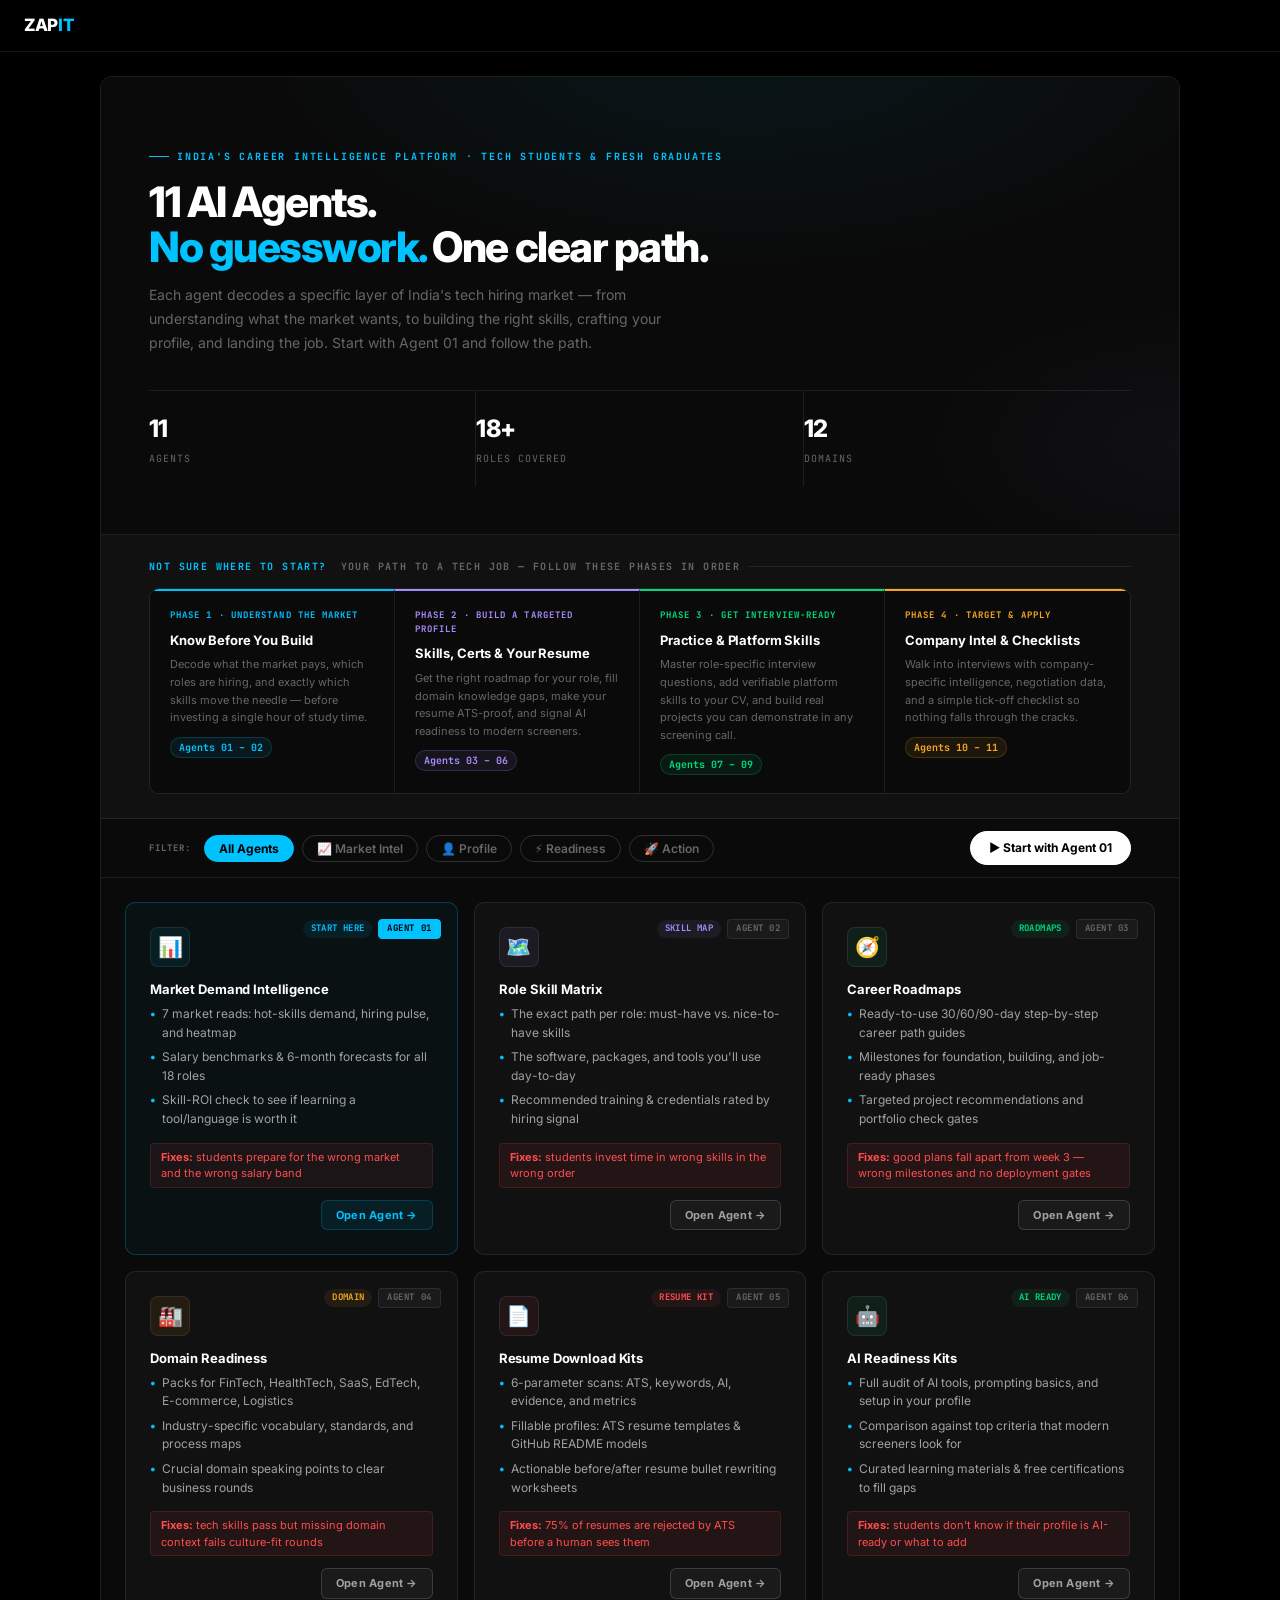
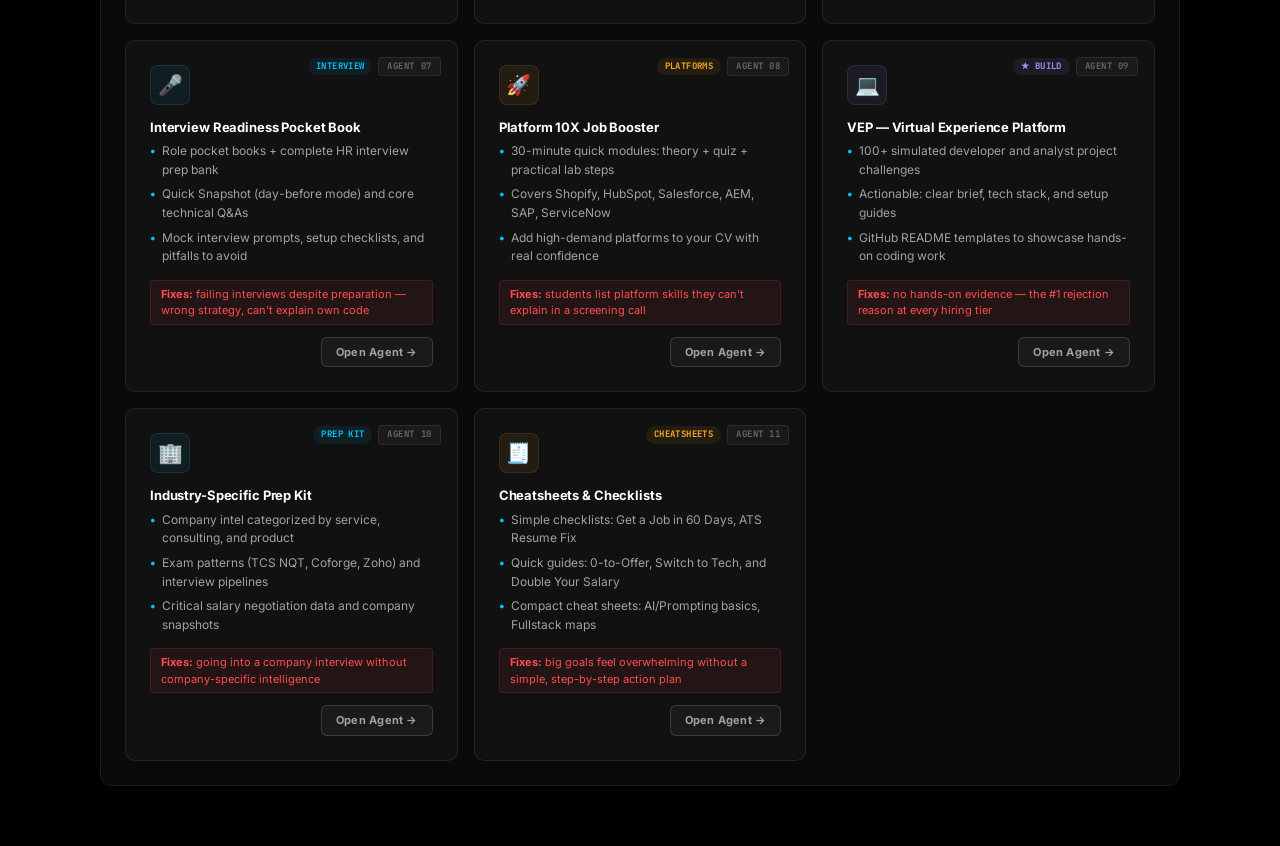
<file: Zapit Marketplace/index.html>
<!DOCTYPE html>
<html lang="en">
<head>
<meta charset="UTF-8"><meta name="viewport" content="width=device-width,initial-scale=1.0">
<title>ZAP IT — Career Intelligence Platform</title>
<link rel="preconnect" href="https://fonts.googleapis.com">
<link rel="stylesheet" href="https://fonts.googleapis.com/css2?family=Inter:wght@400;500;600;700;800;900&family=JetBrains+Mono:wght@400;500&display=swap">
<style>
:root{
  --bg-page:#000;--bg-base:#0a0a0a;--bg-subtle:#111;--bg-light:#1a1a1a;--bg-hover:#222;
  --border:rgba(255,255,255,.08);--border-strong:rgba(255,255,255,.15);
  --text-primary:#ededed;--text-body:#a1a1a1;--text-muted:#666;
  --cyan:#00c2ff;--cyan-bg:rgba(0,194,255,.08);
  --emerald:#00d97e;--emerald-bg:rgba(0,217,126,.08);
  --amber:#f5a623;--amber-bg:rgba(245,166,35,.08);
  --crimson:#ff4d4d;--crimson-bg:rgba(255,77,77,.08);
  --violet:#a78bfa;--violet-bg:rgba(167,139,250,.08);
  /* legacy aliases */
  --navy:#0a0a0a;--navy-dark:#000;--slate:#a1a1a1;--slate-light:#666;
  --bg-subtle:#111;--bg-light:#1a1a1a;
}
*{box-sizing:border-box;margin:0;padding:0}
body{font-family:'Inter',ui-sans-serif,system-ui,sans-serif;color:var(--text-primary);background:var(--bg-page);line-height:1.5;font-size:14px;-webkit-font-smoothing:antialiased;-moz-osx-font-smoothing:grayscale}
.topbar{position:sticky;top:0;z-index:100;background:rgba(0,0,0,.85);backdrop-filter:blur(12px);border-bottom:1px solid var(--border);display:flex;justify-content:space-between;align-items:center;padding:0 24px;height:52px}
.brand{font-weight:800;letter-spacing:-.02em;font-size:17px;color:#fff;text-decoration:none}
.brand em{color:var(--cyan);font-style:normal}
.topbar-right{display:flex;align-items:center;gap:6px}
.tbtn{padding:5px 12px;border-radius:6px;font-size:12px;font-weight:600;cursor:pointer;color:var(--text-muted);text-decoration:none;transition:color .15s,background .15s;border:1px solid transparent;background:none}
.tbtn:hover{color:var(--text-primary);background:var(--bg-hover)}
.tbtn.active{background:var(--bg-light);color:var(--text-primary);border-color:var(--border-strong)}
.wrap{max-width:1080px;margin:24px auto 60px;background:var(--bg-base);border-radius:12px;border:1px solid var(--border);overflow:hidden}
/* shared component stubs (unused on index but kept for consistency) */
.acc-item{border:1px solid var(--border);border-radius:8px;margin:6px 0;overflow:hidden}
.acc-hdr{padding:12px 16px;background:var(--bg-subtle);cursor:pointer;display:flex;justify-content:space-between;align-items:center;font-weight:600;font-size:13px;color:var(--text-primary);user-select:none}
.acc-hdr:hover{background:var(--bg-hover)}
.acc-body{display:none;padding:14px 16px;font-size:13px;color:var(--text-body);line-height:1.6;border-top:1px solid var(--border)}
.acc-body.open{display:block}
.tag{display:inline-block;padding:2px 8px;border-radius:4px;font-size:10px;font-weight:700;letter-spacing:.05em;text-transform:uppercase}
.tc{background:var(--cyan-bg);color:var(--cyan);border:1px solid rgba(0,194,255,.2)}
.tg{background:var(--emerald-bg);color:var(--emerald);border:1px solid rgba(0,217,126,.2)}
.ta{background:var(--amber-bg);color:var(--amber);border:1px solid rgba(245,166,35,.2)}
.trd{background:var(--crimson-bg);color:var(--crimson);border:1px solid rgba(255,77,77,.2)}
.tv{background:var(--violet-bg);color:var(--violet);border:1px solid rgba(167,139,250,.2)}
@media(max-width:860px){.wrap{margin:12px;border-radius:10px}}
</style>
<style>
/* ── Hero ───────────────────────────────────────────── */
.hero{
  background:var(--bg-base);
  padding:64px 48px 48px;
  color:#fff;
  border-bottom:1px solid var(--border);
  position:relative;overflow:hidden;
}
.hero::before{
  content:'';
  position:absolute;inset:0;
  background:radial-gradient(ellipse 70% 80% at 60% -10%, rgba(0,194,255,.07) 0%, transparent 65%),
             radial-gradient(ellipse 40% 50% at 100% 80%, rgba(167,139,250,.04) 0%, transparent 60%);
  pointer-events:none;
}
.hero .ey{
  color:var(--cyan);font-weight:700;font-size:10px;
  letter-spacing:.18em;text-transform:uppercase;margin-bottom:16px;
  font-family:'JetBrains Mono',monospace;
  display:inline-flex;align-items:center;gap:8px;
}
.hero .ey::before{content:'';display:inline-block;width:20px;height:1px;background:var(--cyan)}
.hero h1{font-size:42px;font-weight:800;line-height:1.06;letter-spacing:-.035em;margin-bottom:14px;max-width:580px}
.hero h1 em{color:var(--cyan);font-style:normal}
.hero p{color:var(--text-muted);font-size:14px;max-width:520px;line-height:1.7}
.stats{
  display:grid;grid-template-columns:repeat(3,1fr);
  border-top:1px solid var(--border);margin-top:36px;
}
.stat{padding:20px 0;border-right:1px solid var(--border)}
.stat:last-child{border-right:0}
.stat b{font-size:24px;font-weight:800;display:block;color:#fff;letter-spacing:-.03em}
.stat span{font-size:10px;color:var(--text-muted);letter-spacing:.1em;text-transform:uppercase;font-family:'JetBrains Mono',monospace;margin-top:4px;display:block}
/* ── Journey strip ──────────────────────────────────── */
.journey-section{
  padding:24px 48px;
  background:var(--bg-subtle);
  border-bottom:1px solid var(--border);
}
.journey-label{
  font-size:10px;font-weight:700;letter-spacing:.14em;color:var(--text-muted);
  text-transform:uppercase;margin-bottom:14px;display:flex;align-items:center;gap:8px;
  font-family:'JetBrains Mono',monospace;
}
.journey-label::after{content:'';flex:1;height:1px;background:var(--border)}
.journey-strip{
  display:grid;grid-template-columns:repeat(4,1fr);
  border:1px solid var(--border);border-radius:10px;overflow:hidden;
}
.j-phase{
  padding:18px 20px;border-right:1px solid var(--border);
  position:relative;cursor:default;transition:background .15s;
  background:var(--bg-base);
}
.j-phase:last-child{border-right:0}
.j-phase:hover{background:var(--bg-hover)}
.j-phase .jp-num{
  font-size:9px;font-weight:700;letter-spacing:.12em;
  text-transform:uppercase;margin-bottom:8px;
  font-family:'JetBrains Mono',monospace;
}
.j-phase .jp-title{font-size:13px;font-weight:700;color:#fff;margin-bottom:6px;letter-spacing:-.01em}
.j-phase .jp-agents{font-size:11px;color:var(--text-muted);line-height:1.6}
.j-phase.p1{border-top:2px solid var(--cyan)}.j-phase.p1 .jp-num{color:var(--cyan)}
.j-phase.p2{border-top:2px solid var(--violet)}.j-phase.p2 .jp-num{color:var(--violet)}
.j-phase.p3{border-top:2px solid var(--emerald)}.j-phase.p3 .jp-num{color:var(--emerald)}
.j-phase.p4{border-top:2px solid var(--amber)}.j-phase.p4 .jp-num{color:var(--amber)}
.j-phase .jp-count{
  display:inline-block;margin-top:10px;font-size:10px;font-weight:700;
  padding:2px 8px;border-radius:20px;font-family:'JetBrains Mono',monospace;
}
.j-phase.p1 .jp-count{background:var(--cyan-bg);color:var(--cyan);border:1px solid rgba(0,194,255,.2)}
.j-phase.p2 .jp-count{background:var(--violet-bg);color:var(--violet);border:1px solid rgba(167,139,250,.2)}
.j-phase.p3 .jp-count{background:var(--emerald-bg);color:var(--emerald);border:1px solid rgba(0,217,126,.2)}
.j-phase.p4 .jp-count{background:var(--amber-bg);color:var(--amber);border:1px solid rgba(245,166,35,.2)}
/* ── Filter bar ─────────────────────────────────────── */
.filter-bar{
  padding:12px 48px;border-bottom:1px solid var(--border);
  display:flex;gap:8px;flex-wrap:wrap;align-items:center;
  background:var(--bg-base);
}
.filter-bar-label{
  font-size:9px;font-weight:700;letter-spacing:.12em;color:var(--text-muted);
  text-transform:uppercase;margin-right:4px;flex-shrink:0;
  font-family:'JetBrains Mono',monospace;
}
.fbtn{
  padding:5px 14px;border-radius:20px;font-size:12px;font-weight:600;
  border:1px solid var(--border-strong);background:transparent;
  color:var(--text-muted);cursor:pointer;transition:all .12s;font-family:inherit;
}
.fbtn:hover{border-color:var(--cyan);color:var(--cyan)}
.fbtn.active{background:var(--cyan);border-color:var(--cyan);color:#000;font-weight:700}
.filter-bar .start-cta{
  margin-left:auto;font-size:12px;font-weight:700;color:#000;
  text-decoration:none;display:flex;align-items:center;gap:6px;
  padding:7px 18px;border-radius:999px;transition:all .15s;
  background:#fff;border:1px solid #fff;
}
.filter-bar .start-cta:hover{background:#ededed}
/* ── Agent grid ─────────────────────────────────────── */
.grid{
  display:grid;grid-template-columns:repeat(3,1fr);
  gap:16px;padding:24px;
  background:var(--bg-base);
}
.card{
  background:var(--bg-subtle);padding:24px;
  text-decoration:none;color:inherit;
  transition:all .15s;position:relative;display:block;
  border:1px solid var(--border);
  border-radius:10px;
}
.card:hover{background:var(--bg-light);border-color:var(--border-strong)}
.card .card-tags{
  position:absolute;top:16px;right:16px;
  display:flex;gap:6px;align-items:center;
}
.card .step-chip{
  background:var(--bg-light);border:1px solid var(--border);
  border-radius:4px;padding:2px 8px;font-size:9px;font-weight:700;
  color:var(--text-muted);font-family:'JetBrains Mono',monospace;letter-spacing:.06em;
}
.card .ico{
  width:40px;height:40px;border-radius:8px;
  display:flex;align-items:center;justify-content:center;
  font-size:20px;margin-bottom:14px;
  border:1px solid var(--border);
}
.card .nm{font-size:13px;font-weight:700;color:#fff;margin-bottom:6px;padding-right:52px;line-height:1.35;letter-spacing:-.01em}
.card .ds-list{
  font-size:12px;color:var(--text-body);line-height:1.55;
  margin-bottom:14px;padding-left:12px;list-style:none;
}
.card .ds-list li{
  margin-bottom:6px;position:relative;
}
.card .ds-list li::before{
  content:"•";position:absolute;left:-12px;top:0;
  color:var(--cyan);font-weight:700;
}
.card .ds-list li:last-child{margin-bottom:0}
.card .pb{
  font-size:11px;padding:5px 10px;border-radius:4px;
  background:var(--crimson-bg);color:var(--crimson);
  border:1px solid rgba(255,77,77,.15);
  margin-bottom:12px;line-height:1.5;
}
.card .pb::before{content:"Fixes: ";font-weight:700}
.card .foot{display:flex;align-items:center;justify-content:flex-end;margin-top:12px}
.card .cta{
  font-size:11px;font-weight:700;color:var(--text-body);
  background:var(--bg-light);border:1px solid var(--border-strong);
  padding:6px 14px;border-radius:6px;transition:all .15s;
  letter-spacing:.02em;
}
.card:hover .cta{color:#000;background:var(--cyan);border-color:var(--cyan)}
.card.start-card{background:rgba(0,194,255,.04);border:1px solid rgba(0,194,255,.25)}
.card.start-card:hover{background:rgba(0,194,255,.08);border-color:var(--cyan)}
.card.start-card .step-chip{background:var(--cyan);color:#000;border-color:var(--cyan)}
.card.start-card .cta{background:var(--cyan-bg);border-color:rgba(0,194,255,.2);color:var(--cyan)}
.card.start-card:hover .cta{color:#000;background:var(--cyan);border-color:var(--cyan)}
.badge{
  display:inline-block;padding:2px 8px;border-radius:20px;
  font-size:9px;font-weight:700;letter-spacing:.04em;
  text-transform:uppercase;font-family:'JetBrains Mono',monospace;
}
@media(max-width:860px){
  .grid{grid-template-columns:1fr 1fr;gap:12px;padding:16px}
  .hero{padding:36px 20px}
  .hero h1{font-size:28px}
  .stats{grid-template-columns:1fr 1fr}
  .filter-bar{padding:12px 20px}
  .journey-section{padding:18px 20px}
  .journey-strip{grid-template-columns:1fr 1fr}
}
@media(max-width:540px){
  .grid{grid-template-columns:1fr;gap:10px;padding:12px}
  .stats{grid-template-columns:1fr 1fr}
  .journey-strip{grid-template-columns:1fr}
}
@media(prefers-reduced-motion:reduce){*{transition-duration:.01ms !important}}
</style>
</head>
<body>
<div class="topbar"><a href="index.html" class="brand">ZAP<em>IT</em></a></div>
<div class="wrap">
<div class="hero">
  <div class="ey">India's Career Intelligence Platform · Tech Students &amp; Fresh Graduates</div>
  <h1>11 AI Agents.<br><em>No guesswork.</em> One clear path.</h1>
  <p>Each agent decodes a specific layer of India's tech hiring market — from understanding what the market wants, to building the right skills, crafting your profile, and landing the job. Start with Agent 01 and follow the path.</p>
  <div class="stats">
    <div class="stat"><b>11</b><span>Agents</span></div>
    <div class="stat"><b>18+</b><span>Roles Covered</span></div>
    <div class="stat"><b>12</b><span>Domains</span></div>
  </div>
</div>
<div class="journey-section">
  <div class="journey-label"><span style="color:var(--cyan);margin-right:6px">Not sure where to start?</span> Your path to a tech job — follow these phases in order</div>
  <div class="journey-strip">
    <div class="j-phase p1">
      <div class="jp-num">Phase 1 · Understand the Market</div>
      <div class="jp-title">Know Before You Build</div>
      <div class="jp-agents">Decode what the market pays, which roles are hiring, and exactly which skills move the needle — before investing a single hour of study time.</div>
      <span class="jp-count">Agents 01 – 02</span>
    </div>
    <div class="j-phase p2">
      <div class="jp-num">Phase 2 · Build a Targeted Profile</div>
      <div class="jp-title">Skills, Certs &amp; Your Resume</div>
      <div class="jp-agents">Get the right roadmap for your role, fill domain knowledge gaps, make your resume ATS-proof, and signal AI readiness to modern screeners.</div>
      <span class="jp-count">Agents 03 – 06</span>
    </div>
    <div class="j-phase p3">
      <div class="jp-num">Phase 3 · Get Interview-Ready</div>
      <div class="jp-title">Practice &amp; Platform Skills</div>
      <div class="jp-agents">Master role-specific interview questions, add verifiable platform skills to your CV, and build real projects you can demonstrate in any screening call.</div>
      <span class="jp-count">Agents 07 – 09</span>
    </div>
    <div class="j-phase p4">
      <div class="jp-num">Phase 4 · Target &amp; Apply</div>
      <div class="jp-title">Company Intel &amp; Checklists</div>
      <div class="jp-agents">Walk into interviews with company-specific intelligence, negotiation data, and a simple tick-off checklist so nothing falls through the cracks.</div>
      <span class="jp-count">Agents 10 – 11</span>
    </div>
  </div>
</div>
<div class="filter-bar">
  <span class="filter-bar-label">Filter:</span>
  <button class="fbtn active" onclick="filter('all',this)">All Agents</button>
  <button class="fbtn" onclick="filter('market',this)">📈 Market Intel</button>
  <button class="fbtn" onclick="filter('profile',this)">👤 Profile</button>
  <button class="fbtn" onclick="filter('readiness',this)">⚡ Readiness</button>
  <button class="fbtn" onclick="filter('action',this)">🚀 Action</button>
  <a href="01_market.html" class="start-cta">▶ Start with Agent 01</a>
</div>
<div class="grid" id="grid"></div>
</div>
<script>
const A=[
  {
    n: 1,
    ico: "📊",
    nm: "Market Demand Intelligence",
    ds: [
      "7 market reads: hot-skills demand, hiring pulse, and heatmap",
      "Salary benchmarks & 6-month forecasts for all 18 roles",
      "Skill-ROI check to see if learning a tool/language is worth it"
    ],
    pb: "students prepare for the wrong market and the wrong salary band",
    cat: "market",
    bg: "var(--cyan-bg)",
    badge: "START HERE",
    bc: "background:var(--cyan-bg);color:var(--cyan)",
    file: "01_market.html"
  },
  {
    n: 2,
    ico: "🗺️",
    nm: "Role Skill Matrix",
    ds: [
      "The exact path per role: must-have vs. nice-to-have skills",
      "The software, packages, and tools you'll use day-to-day",
      "Recommended training & credentials rated by hiring signal"
    ],
    pb: "students invest time in wrong skills in the wrong order",
    cat: "market",
    bg: "var(--violet-bg)",
    badge: "SKILL MAP",
    bc: "background:var(--violet-bg);color:var(--violet)",
    file: "02_matrix.html"
  },
  {
    n: 3,
    ico: "🧭",
    nm: "Career Roadmaps",
    ds: [
      "Ready-to-use 30/60/90-day step-by-step career path guides",
      "Milestones for foundation, building, and job-ready phases",
      "Targeted project recommendations and portfolio check gates"
    ],
    pb: "good plans fall apart from week 3 — wrong milestones and no deployment gates",
    cat: "action",
    bg: "var(--emerald-bg)",
    badge: "ROADMAPS",
    bc: "background:var(--emerald-bg);color:var(--emerald)",
    file: "03_roadmap.html"
  },
  {
    n: 4,
    ico: "🏭",
    nm: "Domain Readiness",
    ds: [
      "Packs for FinTech, HealthTech, SaaS, EdTech, E-commerce, Logistics",
      "Industry-specific vocabulary, standards, and process maps",
      "Crucial domain speaking points to clear business rounds"
    ],
    pb: "tech skills pass but missing domain context fails culture-fit rounds",
    cat: "readiness",
    bg: "var(--amber-bg)",
    badge: "DOMAIN",
    bc: "background:var(--amber-bg);color:var(--amber)",
    file: "04_domain.html"
  },
  {
    n: 5,
    ico: "📄",
    nm: "Resume Download Kits",
    ds: [
      "6-parameter scans: ATS, keywords, AI, evidence, and metrics",
      "Fillable profiles: ATS resume templates & GitHub README models",
      "Actionable before/after resume bullet rewriting worksheets"
    ],
    pb: "75% of resumes are rejected by ATS before a human sees them",
    cat: "profile",
    bg: "var(--crimson-bg)",
    badge: "RESUME KIT",
    bc: "background:var(--crimson-bg);color:var(--crimson)",
    file: "05_resumekit.html"
  },
  {
    n: 6,
    ico: "🤖",
    nm: "AI Readiness Kits",
    ds: [
      "Full audit of AI tools, prompting basics, and setup in your profile",
      "Comparison against top criteria that modern screeners look for",
      "Curated learning materials & free certifications to fill gaps"
    ],
    pb: "students don't know if their profile is AI-ready or what to add",
    cat: "readiness",
    bg: "var(--emerald-bg)",
    badge: "AI READY",
    bc: "background:var(--emerald-bg);color:var(--emerald)",
    file: "06_aireadiness.html"
  },
  {
    n: 7,
    ico: "🎤",
    nm: "Interview Readiness Pocket Book",
    ds: [
      "Role pocket books + complete HR interview prep bank",
      "Quick Snapshot (day-before mode) and core technical Q&As",
      "Mock interview prompts, setup checklists, and pitfalls to avoid"
    ],
    pb: "failing interviews despite preparation — wrong strategy, can't explain own code",
    cat: "readiness",
    bg: "var(--cyan-bg)",
    badge: "INTERVIEW",
    bc: "background:var(--cyan-bg);color:var(--cyan)",
    file: "07_interview.html"
  },
  {
    n: 8,
    ico: "🚀",
    nm: "Platform 10X Job Booster",
    ds: [
      "30-minute quick modules: theory + quiz + practical lab steps",
      "Covers Shopify, HubSpot, Salesforce, AEM, SAP, ServiceNow",
      "Add high-demand platforms to your CV with real confidence"
    ],
    pb: "students list platform skills they can't explain in a screening call",
    cat: "action",
    bg: "var(--amber-bg)",
    badge: "PLATFORMS",
    bc: "background:var(--amber-bg);color:var(--amber)",
    file: "08_booster.html"
  },
  {
    n: 9,
    ico: "💻",
    nm: "VEP — Virtual Experience Platform",
    ds: [
      "100+ simulated developer and analyst project challenges",
      "Actionable: clear brief, tech stack, and setup guides",
      "GitHub README templates to showcase hands-on coding work"
    ],
    pb: "no hands-on evidence — the #1 rejection reason at every hiring tier",
    cat: "action",
    bg: "var(--violet-bg)",
    badge: "★ BUILD",
    bc: "background:var(--violet-bg);color:var(--violet)",
    file: "09_vep.html"
  },
  {
    n: 10,
    ico: "🏢",
    nm: "Industry-Specific Prep Kit",
    ds: [
      "Company intel categorized by service, consulting, and product",
      "Exam patterns (TCS NQT, Coforge, Zoho) and interview pipelines",
      "Critical salary negotiation data and company snapshots"
    ],
    pb: "going into a company interview without company-specific intelligence",
    cat: "action",
    bg: "var(--cyan-bg)",
    badge: "PREP KIT",
    bc: "background:var(--cyan-bg);color:var(--cyan)",
    file: "10_industrykit.html"
  },
  {
    n: 11,
    ico: "🧾",
    nm: "Cheatsheets & Checklists",
    ds: [
      "Simple checklists: Get a Job in 60 Days, ATS Resume Fix",
      "Quick guides: 0-to-Offer, Switch to Tech, and Double Your Salary",
      "Compact cheat sheets: AI/Prompting basics, Fullstack maps"
    ],
    pb: "big goals feel overwhelming without a simple, step-by-step action plan",
    cat: "action",
    bg: "var(--amber-bg)",
    badge: "CHEATSHEETS",
    bc: "background:var(--amber-bg);color:var(--amber)",
    file: "11_cheatsheets.html"
  }
];
let cur='all';
function render(){
  const list=cur==='all'?A:A.filter(a=>a.cat===cur);
  document.getElementById('grid').innerHTML=list.map(a=>`
    <a href="${a.file}" class="card${a.n===1?' start-card':''}">
      <div class="ico" style="background:${a.bg}">${a.ico}</div>
      <div class="card-tags">
        <span class="badge" style="${a.bc}">${a.badge}</span>
        <div class="step-chip">AGENT ${String(a.n).padStart(2,'0')}</div>
      </div>
      <div class="nm">${a.nm}</div>
      <ul class="ds-list">
        ${a.ds.map(bullet => `<li>${bullet}</li>`).join('')}
      </ul>
      <div class="pb">${a.pb}</div>
      <div class="foot"><span class="cta">Open Agent &rarr;</span></div>
    </a>`).join('');
}
function filter(cat,btn){cur=cat;document.querySelectorAll('.fbtn').forEach(b=>b.classList.remove('active'));btn.classList.add('active');render();}
render();
</script>
</body>
</html>
</file>
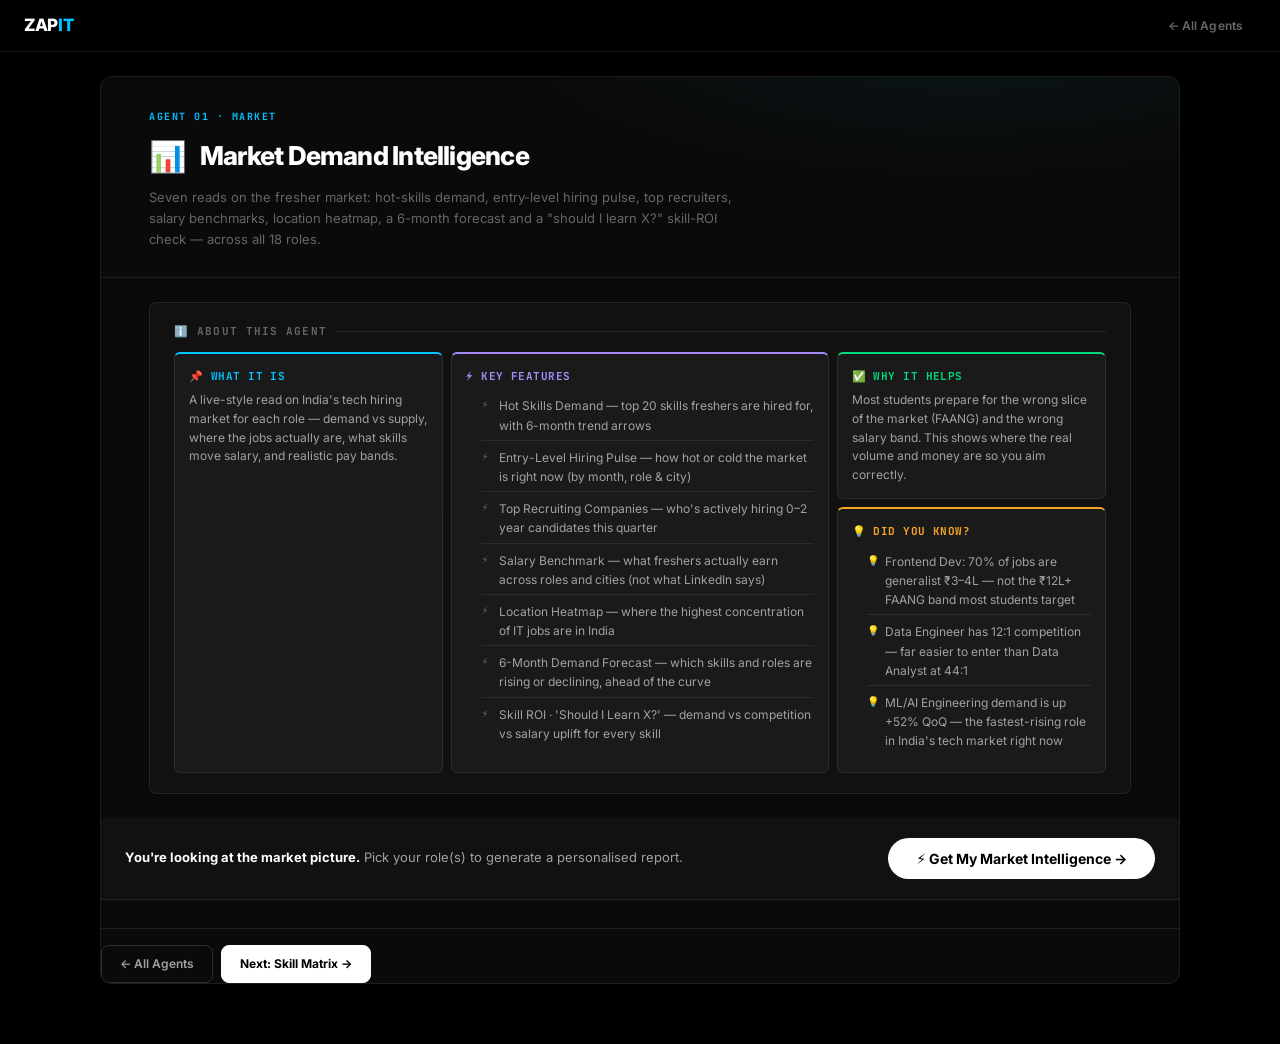
<file: Zapit Marketplace/01_market.html>
<!DOCTYPE html>
<html lang="en">
<head>
<meta charset="UTF-8"><meta name="viewport" content="width=device-width,initial-scale=1.0">
<title>Market Demand Intelligence — ZAP IT</title>
<link rel="stylesheet" href="_shared.css">
<style>.role-report{border:2px solid var(--border);border-top:4px solid var(--cyan);border-radius:8px;padding:24px;margin:16px 0}.tab-wrap{margin-top:4px}</style>
</head>
<body>
<div class="topbar">
  <a href="index.html" class="brand">ZAP<em>IT</em></a>
  <div class="topbar-right"><a href="index.html" class="tbtn">← All Agents</a></div>
</div>
<div class="wrap">
  <div class="agent-hdr">
    <div class="step-tag">AGENT 01 · MARKET</div>
    <div class="title-row"><div class="agent-ico">📊</div><div><h1>Market Demand Intelligence</h1></div></div>
    <div class="agent-desc">Seven reads on the fresher market: hot-skills demand, entry-level hiring pulse, top recruiters, salary benchmarks, location heatmap, a 6-month forecast and a "should I learn X?" skill-ROI check — across all 18 roles.</div>
  </div>
  <div class="agent-info" id="info"></div>
  <div class="config-panel">
    <div class="config-panel-title"><span>&#9881;</span> Step 1 — Select Role(s) <span class="rolecount" data-rolecount style="margin-left:8px">none selected</span></div>
    <div class="step-note">Pick one, several, or "All Roles". Hover a role to see what the job involves.</div>
    <div id="carryBanner"></div>
    <div class="role-grid" id="roleGrid"></div>
    <div class="config-grid" style="margin-top:16px">
  <div class="cgrp"><label>&#128205; City (context)</label><div class="copts" id="g_city"><div class="copt active">All cities</div><div class="copt">Bengaluru</div><div class="copt">Hyderabad</div><div class="copt">Pune</div><div class="copt">NCR / Delhi</div><div class="copt">Mumbai</div><div class="copt">Chennai</div></div></div>
  <div class="cgrp"><label>&#127891; Experience (context)</label><div class="copts" id="g_exp"><div class="copt active">All levels</div><div class="copt">Final-year student</div><div class="copt">Fresher (0-1y)</div><div class="copt">1-3 years</div></div></div>
</div>
    <button class="run-btn" id="run-btn">⚡ Generate Market Intelligence Report</button>
    <div class="run-note">Runs fully offline — no API key, no internet.</div>
  </div>
  <div class="report-wrap" id="report-wrap">
    <div style="display:flex;gap:8px;flex-wrap:wrap;margin-bottom:18px">
      <button class="dl-btn" id="dl-btn">&#11015; Download (.txt)</button>
      <button class="nfbtn" onclick="window.print()">&#128424; Print</button>
    </div>
    <div id="reports-container"></div>
  </div>
  <div class="nav-footer">
    <a class="nfbtn" href="index.html">← All Agents</a>
    <a class="nfbtn primary" href="02_matrix.html">Next: Skill Matrix →</a>
  </div>
</div>
<script src="_engine.js"></script>
<script src="_skills.js"></script>
<script>
var AGENT = {
  unit:'role', dlname:'zapit_market_intelligence.txt',
  info:{
    what:"A live-style read on India's tech hiring market for each role — demand vs supply, where the jobs actually are, what skills move salary, and realistic pay bands.",
    why:"Most students prepare for the wrong slice of the market (FAANG) and the wrong salary band. This shows where the real volume and money are so you aim correctly.",
    features:["Hot Skills Demand — top 20 skills freshers are hired for, with 6-month trend arrows","Entry-Level Hiring Pulse — how hot or cold the market is right now (by month, role & city)","Top Recruiting Companies — who's actively hiring 0–2 year candidates this quarter","Salary Benchmark — what freshers actually earn across roles and cities (not what LinkedIn says)","Location Heatmap — where the highest concentration of IT jobs are in India","6-Month Demand Forecast — which skills and roles are rising or declining, ahead of the curve","Skill ROI · 'Should I Learn X?' — demand vs competition vs salary uplift for every skill"],
    examples:["Frontend Dev: 70% of jobs are generalist ₹3–4L — not the ₹12L+ FAANG band most students target","Data Engineer has 12:1 competition — far easier to enter than Data Analyst at 44:1","ML/AI Engineering demand is up +52% QoQ — the fastest-rising role in India's tech market right now"]
  },
  selector:{type:'roles',multi:true},
  report:function(roles){
    var city=optVal('g_city'), exp=optVal('g_exp');
    var c=document.getElementById('reports-container');
    /* context note + glossary */
    var html='<div class="step-note">Context: '+(city||'All cities')+' · '+(exp||'All levels')+' &nbsp; '+ZAP.indic('Indicative market data')+'</div>';
    html+=ZAP.guideBox(false);
    /* glance bar — also sets window.__TK used by closeout */
    html+=glance1(roles);
    /* â”€â”€ Two-tab nav â”€â”€â”€â”€â”€â”€â”€â”€â”€â”€â”€â”€â”€â”€â”€â”€â”€â”€â”€â”€â”€â”€â”€â”€â”€â”€â”€â”€ */
    var roleLabel=roles.length===1?'📋 My Role: '+ZAP.esc(roles[0]):'📋 My Roles ('+roles.length+')';
    html+='<div class="report-tab-nav">';
    html+='<button class="rtab active" id="rtab-role" onclick="switchReportTab(\'role\')">'+roleLabel+'</button>';
    html+='<button class="rtab" id="rtab-market" onclick="switchReportTab(\'market\')">🌍 Market Overview</button>';
    html+='</div>';
    /* â”€â”€ My Role panel (default active) â”€â”€â”€â”€â”€â”€â”€â”€â”€â”€â”€ */
    html+='<div class="report-panel" id="rpanel-role">';
    if(roles.length===1){
      var d=ZAP.MARKET[roles[0]]; if(d) html+=renderRole(roles[0],d);
    } else {
      html+='<div class="report-sub-tabs">';
      roles.forEach(function(rn,i){
        html+='<button class="rsub'+(i===0?' active':'')+'" onclick="switchRoleTab('+i+')">'+ZAP.esc(rn)+'</button>';
      });
      html+='</div>';
      roles.forEach(function(rn,i){
        var d=ZAP.MARKET[rn];
        html+='<div class="role-panel'+(i===0?' active':'')+'" id="rp-'+i+'">';
        if(d) html+=renderRole(rn,d);
        html+='</div>';
      });
    }
    html+='</div>';
    /* â”€â”€ Market Overview panel (hidden by default) â”€â”€ */
    html+='<div class="report-panel hidden" id="rpanel-market">';

    html+=sevenReports(roles,city);
    html+='</div>';
    /* â”€â”€ Recommendations + takeaways always below both tabs â”€â”€ */
    html+=ZAP.closeout(leadRec1(roles).concat(RECS),{href:'02_matrix.html',label:'Agent 02 · Role Skill Matrix',desc:'You know the market — now see exactly which skills to learn, in order. Your role carries over.'},window.__TK);
    c.innerHTML=html;
  },
  dltext:function(roles){
    var t='ZAP IT — Market Intelligence\n'+'='.repeat(46)+'\n\n';
    roles.forEach(function(rn){ var d=ZAP.MARKET[rn]; if(!d) return;
      t+=rn+'\n'+'-'.repeat(38)+'\n';
      t+='Demand '+d.demand+' | Supply '+d.supply+' | Position '+d.position+'\n';
      t+='Listings '+d.listings+' | Candidates '+d.supplyN+' | Ratio '+d.ratio+'\n';
      t+='Tier1 '+d.t1.salary+' | Tier2 '+d.t2.salary+' | Tier3 '+d.t3.salary+'\n';
      t+='Multipliers: '+d.matrix.mult.join(', ')+'\n\n';
    });
    return t;
  }
};
/* ===== Market-wide datasets for the 7 named reports (indicative) ===== */
var HOT_SKILLS=[
 ["GenAI / LLM apps (RAG)",98,61],["Python",95,31],["Cloud — AWS",93,34],["React + TypeScript",90,41],
 ["SQL (advanced)",88,29],["Data Engineering (Spark/dbt)",86,48],["Kubernetes + Docker",84,38],
 ["Java + Spring Boot",82,12],["Node.js / REST APIs",80,24],["Cybersecurity / Cloud Sec",79,47],
 ["Machine Learning (sklearn)",77,18],["Power BI / Tableau",74,21],["DevOps / CI-CD",73,32],
 ["Go (Golang)",70,46],["Playwright / SDET",68,58],["Terraform / IaC",66,34],
 ["Pandas / Data Analysis",64,27],["Flutter / Mobile",58,18],["Product / Metrics sense",55,28],
 ["System Design basics",52,26]
];
var CITY_DEMAND=[
 ["Bengaluru",28,1.15],["Hyderabad",18,1.05],["Pune",14,1.00],["NCR / Delhi",13,1.05],
 ["Chennai",10,0.95],["Mumbai",9,1.10],["Kolkata",4,0.85],["Other Tier-2",4,0.82]
];
var PULSE=[["Jan",78],["Feb",82],["Mar",88],["Apr",91],["May",96],["Jun",100]];
var RECRUITERS=[
 ["TCS","Service / IT","Very High","Dev, QA, Support, BA","₹3.4–4.5L"],
 ["Infosys","Service / IT","Very High","Dev, Data, Cloud, BA","₹3.6–4.5L"],
 ["Accenture","Consulting / IT","Very High","Dev, Cloud, Security","₹4.0–6.5L"],
 ["Cognizant","Service / IT","High","Dev, Data, QA","₹3.5–5.0L"],
 ["Wipro","Service / IT","High","Dev, Cloud, Support","₹3.5–4.8L"],
 ["Capgemini","Service / IT","High","Dev, Data, Cloud","₹3.8–5.0L"],
 ["GCCs (Target, Wells Fargo, etc.)","GCC / Global","High","Dev, Data, DevOps","₹6–14L"],
 ["Amazon / Microsoft","Product / Global","Medium","SDE, Data, Cloud","₹12–28L"],
 ["Razorpay · CRED · Zerodha","Product / Startup","Medium","Dev, Data, SDET","₹6–12L"]
];
function parseBand(amt){ var m=(amt||'').replace(/[₹L]/g,'').match(/([\d.]+)\D+([\d.]+)/); return m?[parseFloat(m[1]),parseFloat(m[2])]:null; }
function fmtBand(lo,hi){ function r(x){return Math.round(x*10)/10;} return '₹'+r(lo)+'–'+r(hi)+'L'; }
function ratioNum(r){ var m=(r||'').match(/(\d+)/); return m?+m[1]:999; }
function glance1(roles){
  var rows=roles.map(function(rn){return {rn:rn,d:ZAP.MARKET[rn]};}).filter(function(x){return x.d;});
  if(!rows.length) return '';
  var primary=rows[0].d;
  var easiest=rows.slice().sort(function(a,b){return ratioNum(a.d.ratio)-ratioNum(b.d.ratio);})[0];
  var cells=[
    {l:'ROLES IN VIEW',v:roles.length,s:roles.slice(0,3).join(', ')+(roles.length>3?'…':'')},
    {l:'TOP DEMAND',v:primary.demand,s:primary.demandSub},
    {l:'FRESHER BAND',v:primary.bands.basic.amt,s:'basic tier · '+primary.bands.basic.share},
    {l:'LOOSEST ENTRY',v:easiest?easiest.rn:'—',s:easiest?easiest.d.ratio+' competition':''}
  ];
  var glance='<div class="glance">'+cells.map(function(c){return '<div class="g-cell"><div class="g-lbl">'+c.l+'</div><div class="g-val">'+ZAP.esc(''+c.v)+'</div><div class="g-sub">'+ZAP.esc(c.s)+'</div></div>';}).join('')+'</div>';
  var mult=primary.matrix.mult.slice(0,2).join(', ');
  window.__TK=[
    'Most openings sit in the <b>basic band</b> ('+ZAP.esc(primary.bands.basic.amt)+') — plan for volume, not outliers.',
    'Invest in <b>multiplier skills</b> ('+ZAP.esc(mult)+') to move up a salary band.',
    'Switch to <b>Market Overview</b> for the 7 cross-role reports (hot skills, recruiters, forecast).'
  ];
  return glance;
}
function leadRec1(roles){
  var d=ZAP.MARKET[roles[0]]; if(!d) return [];
  var mult=d.matrix.mult.slice(0,3).join(' → ');
  return [{t:'For '+roles[0]+', prioritise: '+mult,b:'These multiplier skills appear in Tier 2+ JDs and move you from the basic to skilled salary band fastest.'}];
}
var RECS=[
  {t:"Aim at the band where 60–70% of jobs actually land",b:"The basic band is the real market. Use the skilled/differentiated bands as stretch targets, not your default expectation."},
  {t:"Use competition ratio to pick your attack angle",b:"A role at 12:1 (Data Engineer) is far easier to enter than 44:1 (Data Analyst). Looser markets deserve serious consideration."},
  {t:"Turn market intel into a skill order in Agent 02",b:"You now know demand and pay — Agent 02 tells you exactly which skills to learn, rated by hiring signal. Your role carries over."}
];

function sevenReports(roles, city){
  var rows=roles.map(function(rn){return {rn:rn,d:ZAP.MARKET[rn]};}).filter(function(x){return x.d;});
  if(!rows.length) return '';
  var H='';

  var bento = '<div class="bento-snapshot">' +
    '<div class="verdict-col">' +
      '<div class="verdict-hero vh-green">' +
        '<div class="vh-lbl">MARKET TEMPERATURE</div>' +
        '<div class="vh-val">HOT & RISING</div>' +
        '<div class="vh-sub">Fresher openings up ~28% over 6 months; June is the strongest month this cycle.</div>' +
      '</div>' +
    '</div>' +
    '<div class="data-col">' +
      ZAP.kpiRow([
        {lbl:'TOP SKILL',val:'GenAI / LLM',sub:'98 Demand',cls:'demand'},
        {lbl:'TOP HUB',val:'Bengaluru',sub:'28% of jobs',cls:'pos'},
        {lbl:'PULSE',val:'+28%',sub:'6-mo trend',cls:'trend'}
      ]) +
    '</div>' +
  '</div>';

  var deepDive = '<div class="deep-dive" style="margin-top:24px;">' +
    '<aside class="sidebar-nav">' +
      '<button class="s-tab active" onclick="switchSTab(this, \'mo-hotskills\')">📈 Hot Skills</button>' +
      '<button class="s-tab" onclick="switchSTab(this, \'mo-pulse\')">🌡️ Hiring Pulse</button>' +
      '<button class="s-tab" onclick="switchSTab(this, \'mo-recruiters\')">🏢 Recruiters</button>' +
      '<button class="s-tab" onclick="switchSTab(this, \'mo-salary\')">💰 Salary</button>' +
      '<button class="s-tab" onclick="switchSTab(this, \'mo-location\')">🗺️ Location</button>' +
      '<button class="s-tab" onclick="switchSTab(this, \'mo-forecast\')">🔮 Forecast</button>' +
      '<button class="s-tab" onclick="switchSTab(this, \'mo-roi\')">🎯 Skill ROI</button>' +
    '</aside>' +
    '<div class="sidebar-content">';

  var hsMax=HOT_SKILLS[0][1];
  var hsRows=HOT_SKILLS.map(function(s,i){
    var col=s[2]>=0?'var(--emerald)':'var(--crimson)', ar=s[2]>=0?'▲':'▼';
    return '<tr><td class="c">'+(i+1)+'</td><td><b>'+ZAP.esc(s[0])+'</b></td><td><span class="bar cyan" style="width:'+Math.round(s[1]/hsMax*100)+'%"></span></td><td class="c" style="color:'+col+';font-weight:700">'+ar+' '+(s[2]>0?'+':'')+s[2]+'%</td></tr>';
  }).join('');
  
  deepDive += '<div class="s-panel active" id="mo-hotskills">' +
     '<h3 class="sub" style="margin-top:0">📈 Report 1 — Hot Skills Demand <span class="htip">top 20 skills freshers are hired for, with 6-month trend</span></h3>'+
     '<table class="t"><thead><tr><th class="c">#</th><th>SKILL / TECH</th><th>DEMAND</th><th class="c">TREND</th></tr></thead><tbody>'+hsRows+'</tbody></table>' +
  '</div>';

  var pulseBars=PULSE.map(function(m){return '<div class="bar-row"><div class="lbl">'+m[0]+' \'26</div><div><span class="bar em" style="width:'+m[1]+'%"></span></div><div style="text-align:right;font-weight:700;color:var(--emerald)">'+m[1]+'</div></div>';}).join('');
  var roleOpenRows=rows.map(function(x){return '<tr><td><b>'+ZAP.esc(x.rn)+'</b></td><td class="c">'+x.d.listings.toLocaleString()+'</td><td class="c">'+ZAP.esc(x.d.demandSub)+'</td></tr>';}).join('');
  
  deepDive += '<div class="s-panel" id="mo-pulse">' +
     '<h3 class="sub" style="margin-top:0">🌡️ Report 2 — Entry-Level Hiring Pulse <span class="htip">fresher openings by month, role &amp; city — is the market hot or cold?</span></h3>'+
     '<h4 class="micro">Openings index — last 6 months</h4><div class="bar-wrap">'+pulseBars+'</div>'+
     '<h4 class="micro">Live openings for your selected role(s)</h4><table class="t"><thead><tr><th>ROLE</th><th class="c">LIVE OPENINGS</th><th class="c">QoQ</th></tr></thead><tbody>'+roleOpenRows+'</tbody></table>'+
     '<h4 class="micro">By city — share of fresher openings</h4><div class="bar-wrap">'+CITY_DEMAND.map(function(ct){return '<div class="bar-row"><div class="lbl">'+ct[0]+'</div><div><span class="bar vi" style="width:'+(ct[1]*3)+'%"></span></div><div style="text-align:right;font-weight:700">'+ct[1]+'%</div></div>';}).join('')+'</div>' +
  '</div>';

  deepDive += '<div class="s-panel" id="mo-recruiters">' +
     '<h3 class="sub" style="margin-top:0">🏢 Report 3 — Top Recruiting Companies (Freshers) <span class="htip">who is actively hiring 0–2 yr candidates this quarter</span></h3>'+
     ZAP.table(['COMPANY','TYPE','FRESHER HIRING','HIRES FOR','FRESHER CTC'], RECRUITERS.map(function(r){return ['<b>'+ZAP.esc(r[0])+'</b>',ZAP.esc(r[1]),'<span class="tag '+(r[2].indexOf('Very')>-1?'tg':r[2]==='High'?'tc':'ta')+'">'+ZAP.esc(r[2])+'</span>',ZAP.esc(r[3]),ZAP.esc(r[4])];})) +
  '</div>';

  var cityCols=['Bengaluru','Hyderabad','Pune','NCR / Delhi','Chennai'];
  var cityMult={}; CITY_DEMAND.forEach(function(c){cityMult[c[0]]=c[2];});
  var salRows=rows.map(function(x){
    var b=parseBand(x.d.bands.basic.amt); var cells=['<b>'+ZAP.esc(x.rn)+'</b>'];
    cityCols.forEach(function(cn){ var m=cityMult[cn]||1; cells.push(b?fmtBand(b[0]*m,b[1]*m):ZAP.esc(x.d.bands.basic.amt)); });
    return cells;
  });
  deepDive += '<div class="s-panel" id="mo-salary">' +
     '<h3 class="sub" style="margin-top:0">💰 Report 4 — Salary Benchmark (Basic) <span class="htip">typical fresher band by role &amp; city — broad ranges only</span></h3>'+
     ZAP.table(['ROLE'].concat(cityCols), salRows)+'<p style="font-size:11px;color:var(--text-muted);margin-top:8px">Basic band (~60–70% of offers). Skilled / differentiated bands run higher — see the per-role deep dive.</p>' +
  '</div>';

  deepDive += '<div class="s-panel" id="mo-location">' +
     '<h3 class="sub" style="margin-top:0">🗺️ Report 5 — Location Heatmap <span class="htip">where IT fresher demand concentrates</span></h3>'+
     '<div class="bar-wrap">'+CITY_DEMAND.map(function(ct){var cls=ct[1]>=18?'cr':ct[1]>=10?'am':'cyan';var heat=ct[1]>=18?'🔥 Hotspot':ct[1]>=10?'Warm':'Emerging';return '<div class="bar-row"><div class="lbl">'+ct[0]+'</div><div><span class="bar '+cls+'" style="width:'+(ct[1]*3)+'%"></span> <span style="font-size:11px;color:var(--text-muted)">'+heat+'</span></div><div style="text-align:right;font-weight:700">'+ct[1]+'%</div></div>';}).join('')+'</div>' +
  '</div>';

  var r6Content = '';
  rows.forEach(function(x){
    var up=x.d.trends.filter(function(t){return t[2]==='up';}).slice(0,3);
    var dn=x.d.trends.filter(function(t){return t[2]==='down';}).slice(0,2);
    r6Content+='<div class="role-report" style="padding:14px 18px;margin:8px 0;background:var(--bg-subtle);"><b>'+ZAP.esc(x.rn)+'</b> — outlook '+ZAP.esc(x.d.trend)+' ('+ZAP.esc(x.d.demandSub)+')'+
       '<div style="display:grid;grid-template-columns:1fr 1fr;gap:12px;margin-top:8px">'+
       '<div><div class="micro" style="color:var(--emerald)">▲ RISING — learn these</div>'+up.map(function(t){return '<div style="font-size:12px;color:var(--emerald)">'+ZAP.esc(t[0])+' (+'+t[1]+'%)</div>';}).join('')+'</div>'+
       '<div><div class="micro" style="color:var(--crimson)">▼ DECLINING — avoid</div>'+(dn.length?dn.map(function(t){return '<div style="font-size:12px;color:var(--crimson)">'+ZAP.esc(t[0])+' ('+t[1]+'%)</div>';}).join(''):'<div style="font-size:12px;color:var(--text-muted)">—</div>')+'</div></div></div>';
  });
  deepDive += '<div class="s-panel" id="mo-forecast">' +
     '<h3 class="sub" style="margin-top:0">🔮 Report 6 — 6-Month Demand Forecast <span class="htip">what rises and declines — learn ahead of the curve</span></h3>' +
     r6Content +
  '</div>';

  var roiRows=[];
  rows.forEach(function(x){
    var bd=parseBand(x.d.bands.diff.amt), bb=parseBand(x.d.bands.basic.amt);
    var uplift=(bd&&bb)?'+₹'+Math.max(1,Math.round(bd[0]-bb[1]))+'L+':'High';
    x.d.matrix.mult.slice(0,3).forEach(function(sk){
      roiRows.push(['<b>'+ZAP.esc(sk)+'</b>','<span class="tag tg">High</span>','<span class="tag '+(ratioNum(x.d.ratio)>30?'trd':'ta')+'">'+ZAP.esc(x.d.ratio)+'</span>','<span style="color:var(--emerald);font-weight:700">'+uplift+'</span>','<span class="tag tc">LEARN ✓</span>']);
    });
    (x.d.matrix.drop||[]).slice(0,1).forEach(function(sk){
      roiRows.push(['<b>'+ZAP.esc(sk)+'</b>','<span class="tag trd">Low</span>','<span class="tag ta">—</span>','<span style="color:var(--crimson)">flat / down</span>','<span class="tag trd">SKIP ✗</span>']);
    });
  });
  deepDive += '<div class="s-panel" id="mo-roi">' +
     '<h3 class="sub" style="margin-top:0">🎯 Report 7 — Skill ROI · "Should I Learn X?" <span class="htip">demand vs competition vs salary uplift</span></h3>'+
     ZAP.table(['SKILL','DEMAND','COMPETITION','SALARY UPLIFT','VERDICT'], roiRows) +
  '</div>';

  deepDive += '</div></div>';

  return '<div class="seven-reports">' + bento + deepDive + '</div>';
}

function renderRole(rn,d){
  var trendRows=d.trends.map(function(t){
    var col=t[2]==='up'?'var(--emerald)':'var(--crimson)', ar=t[2]==='up'?'▲':'▼';
    return '<tr><td><b>'+ZAP.esc(t[0])+'</b></td><td style="text-align:center;color:'+col+';font-weight:700">'+ar+' '+(t[1]>0?'+':'')+t[1]+'%</td></tr>';
  }).join('');
  var clusterBars=d.clusters.map(function(c,i){
    var cols=['var(--cyan)','var(--emerald)','var(--violet)'],bc=['cyan','em','vi'][i];
    return '<div class="bar-row"><div class="lbl" style="color:'+cols[i]+'">C'+(i+1)+': '+ZAP.esc(c.nm)+'</div><div><span class="bar '+bc+'" style="width:'+c.share+'%"></span> <span style="color:'+cols[i]+';font-weight:700;margin-left:6px">~'+c.jobs+' jobs</span></div><div style="font-weight:700">'+c.share+'%</div></div>';
  }).join('');
  function mat(a){return a.map(function(s){return '<div class="item">'+ZAP.linkName(s)+'</div>';}).join('');}
  var vcls=/UP/.test(d.trend)?'vh-green':(/FLAT/.test(d.trend)?'vh-cyan':'vh-amber');
  var bento = '<div class="bento-snapshot">' +
    '<div class="verdict-col">' +
      '<div class="verdict-hero '+vcls+'">' +
        '<div class="vh-lbl">MARKET VERDICT</div>' +
        '<div class="vh-val">'+ZAP.esc(d.trend)+'</div>' +
        '<div class="vh-sub">'+ZAP.esc(d.demandSub)+'</div>' +
      '</div>' +
    '</div>' +
    '<div class="data-col">' +
      ZAP.kpiRow([{lbl:'DEMAND',val:d.demand,sub:d.demandSub,cls:'demand'},{lbl:'SUPPLY',val:d.supply,sub:d.supplySub,cls:'supply'},{lbl:'POSITION',val:d.position,sub:d.posSub,cls:'pos'},{lbl:'COMPETITION',val:d.ratio,sub:'Overall',cls:'trend'}]) +
      ZAP.beginnerBox(rn) +
    '</div>' +
  '</div>';

  var id = rn.replace(/\s+/g,'_').replace(/[^a-zA-Z0-9_]/g,'');
  var deepDive = '<div class="deep-dive">' +
    '<aside class="sidebar-nav">' +
      '<button class="s-tab active" onclick="switchSTab(this, \''+id+'-skills\')">Skill Priority Matrix</button>' +
      '<button class="s-tab" onclick="switchSTab(this, \''+id+'-tiers\')">Company Tiers</button>' +
      '<button class="s-tab" onclick="switchSTab(this, \''+id+'-salary\')">Salary Reality</button>' +
      '<button class="s-tab" onclick="switchSTab(this, \''+id+'-gaps\')">Gaps & Trends</button>' +
    '</aside>' +
    '<div class="sidebar-content">' +
      '<div class="s-panel active" id="'+id+'-skills">' +
        '<h3 class="sub" style="margin-top:0">Skill Priority Matrix</h3>' +
        '<div class="matrix"><div class="matrix-row"><div class="matrix-head"></div><div class="matrix-head">LOW SALARY IMPACT</div><div class="matrix-head">HIGH SALARY IMPACT</div></div>' +
        '<div class="matrix-row"><div class="matrix-axis">HIGH DEMAND</div><div class="matrix-cell ms"><div class="lbl">TABLE STAKES</div>'+mat(d.matrix.stakes)+'<div class="meta">Required to qualify. Won\'t differentiate.</div></div><div class="matrix-cell mm"><div class="lbl">▶ MULTIPLIERS</div>'+mat(d.matrix.mult)+'<div class="meta">Invest 50% of time here.</div></div></div>' +
        '<div class="matrix-row"><div class="matrix-axis">LOW DEMAND</div><div class="matrix-cell md"><div class="lbl">▶ STOP</div>'+mat(d.matrix.drop)+'<div class="meta">Exit these now.</div></div><div class="matrix-cell mb"><div class="lbl">▶ BETS</div>'+mat(d.matrix.bets)+'<div class="meta">Unlock premium bands.</div></div></div></div>' +
      '</div>' +
      '<div class="s-panel" id="'+id+'-tiers">' +
        '<h3 class="sub" style="margin-top:0">Company Hiring Strategy by Tier</h3>' +
        '<div class="tiers">' +
        '<div class="tier-col"><div class="tier-head t1"><div class="lbl">TIER 1</div><div class="ttl">Service Companies</div><div class="co">'+ZAP.esc(d.t1.co)+'</div></div><div class="tier-cell"><div class="lbl">VOL</div>'+ZAP.esc(d.t1.vol)+'</div><div class="tier-cell alt"><div class="lbl">FILTER</div>'+ZAP.esc(d.t1.filter)+'</div><div class="tier-cell tier-strat t1"><div class="lbl">▶ STRATEGY</div><div class="strat">'+ZAP.esc(d.t1.strategy)+'</div><div class="salary">'+ZAP.esc(d.t1.salary)+'</div></div></div>' +
        '<div class="tier-col"><div class="tier-head t2"><div class="lbl">TIER 2</div><div class="ttl">Indian Product Cos</div><div class="co">'+ZAP.esc(d.t2.co)+'</div></div><div class="tier-cell"><div class="lbl">VOL</div>'+ZAP.esc(d.t2.vol)+'</div><div class="tier-cell alt"><div class="lbl">FILTER</div>'+ZAP.esc(d.t2.filter)+'</div><div class="tier-cell tier-strat t2"><div class="lbl">▶ STRATEGY</div><div class="strat">'+ZAP.esc(d.t2.strategy)+'</div><div class="salary">'+ZAP.esc(d.t2.salary)+'</div></div></div>' +
        '<div class="tier-col"><div class="tier-head t3"><div class="lbl">TIER 3</div><div class="ttl">FAANG / Global</div><div class="co">'+ZAP.esc(d.t3.co)+'</div></div><div class="tier-cell"><div class="lbl">VOL</div>'+ZAP.esc(d.t3.vol)+'</div><div class="tier-cell alt"><div class="lbl">FILTER</div>'+ZAP.esc(d.t3.filter)+'</div><div class="tier-cell tier-strat t3"><div class="lbl">▶ STRATEGY</div><div class="strat">'+ZAP.esc(d.t3.strategy)+'</div><div class="salary">'+ZAP.esc(d.t3.salary)+'</div></div></div>' +
        '</div>' +
      '</div>' +
      '<div class="s-panel" id="'+id+'-salary">' +
        '<h3 class="sub" style="margin-top:0">Salary Reality</h3>' +
        '<div class="salary-bands"><div class="salary-band basic"><div class="lbl">BASIC</div><div class="amt">'+ZAP.esc(d.bands.basic.amt)+'</div><div class="desc">'+ZAP.esc(d.bands.basic.desc)+'</div><div class="share">'+ZAP.esc(d.bands.basic.share)+' of offers</div></div><div class="salary-band skilled"><div class="lbl">SKILLED</div><div class="amt">'+ZAP.esc(d.bands.skilled.amt)+'</div><div class="desc">'+ZAP.esc(d.bands.skilled.desc)+'</div><div class="share">'+ZAP.esc(d.bands.skilled.share)+' of offers</div></div><div class="salary-band diff"><div class="lbl">DIFFERENTIATED</div><div class="amt">'+ZAP.esc(d.bands.diff.amt)+'</div><div class="desc">'+ZAP.esc(d.bands.diff.desc)+'</div><div class="share">'+ZAP.esc(d.bands.diff.share)+' of offers</div></div></div>' +
        '<h3 class="sub" style="margin-top:24px">Live Demand Clusters</h3><div class="bar-wrap">'+clusterBars+'</div>' +
      '</div>' +
      '<div class="s-panel" id="'+id+'-gaps">' +
        '<h3 class="sub" style="margin-top:0">Market Gap Analysis</h3>'+ZAP.table(['AREA','MARKET EXPECTS','STUDENT REALITY','GAP'],d.gaps.map(function(g){return ['<b>'+ZAP.esc(g[0])+'</b>','<span class="tg">'+ZAP.esc(g[1])+'</span>','<span class="tr">'+ZAP.esc(g[2])+'</span>','<span class="'+(g[3]==='WIDE'?'gap-w':'gap-m')+'">'+g[3]+'</span>'];})) +
        '<h3 class="sub" style="margin-top:24px">Trends (6 months) '+ZAP.indic('Indicative')+'</h3>'+'<table class="t"><thead><tr><th>SKILL / PATTERN</th><th class="c">▲ 6M</th></tr></thead><tbody>'+trendRows+'</tbody></table>' +
      '</div>' +
    '</div>' +
  '</div>';

  return '<div class="role-report" style="border:0;padding:0;">' +
    '<div style="display:flex;align-items:center;gap:12px;margin:16px 0 24px;flex-wrap:wrap"><h2 class="sec" style="margin:0;border:0">'+ZAP.esc(rn)+'</h2><span style="font-size:13px;color:var(--text-muted)">'+ZAP.esc(d.desc)+'</span></div>' +
    bento +
    deepDive +
    '</div>';
}

/* ---- report tab switching helpers ---- */
window.switchReportTab=function(tab){
  ['role','market'].forEach(function(t){
    var p=document.getElementById('rpanel-'+t); if(p) p.classList.toggle('hidden',t!==tab);
    var b=document.getElementById('rtab-'+t); if(b) b.classList.toggle('active',t===tab);
  });
};
window.switchRoleTab=function(idx){
  document.querySelectorAll('.role-panel').forEach(function(p,i){ p.classList.toggle('active',i===idx); });
  document.querySelectorAll('.rsub').forEach(function(b,i){ b.classList.toggle('active',i===idx); });
};
window.switchSTab=function(btn,id){
  var nav=btn.parentNode;
  var content=nav.nextElementSibling;
  nav.querySelectorAll('.s-tab').forEach(function(b){b.classList.remove('active');});
  btn.classList.add('active');
  content.querySelectorAll('.s-panel').forEach(function(p){p.classList.remove('active');});
  var t=document.getElementById(id); if(t) t.classList.add('active');
};
window.smoothJump=function(id){
  var el=document.getElementById(id);
  if(el) el.scrollIntoView({behavior:'smooth',block:'start'});
  return false;
};

/* ---- standard boot (identical across agents) ---- */
(function(){
  if(AGENT.info) ZAP.mountInfo('info', AGENT.info);
  if(AGENT.info) ZAP.mountInfoCTA('&#9889; Get My Market Intelligence &rarr;', '<strong>You\'re looking at the market picture.</strong> Pick your role(s) to generate a personalised report.');
  var s=AGENT.selector||{type:'roles',multi:true};
  // chaining: restore role selection carried from a previous role-based agent
  var restore=[];
  if(s.type==='roles'){ var saved=ZAP.recall('roles'); if(saved&&saved.length){ restore=saved; ZAP.carryBanner('carryBanner', saved); } }
  if(s.type==='roles') ZAP.mountRoles('roleGrid', {multi:s.multi!==false, all:s.all!==false, allLabel:s.allLabel, restore:restore});
  else ZAP.mountChips('roleGrid', s.items||[], {multi:s.multi!==false, all:s.all!==false, allLabel:s.allLabel});
  // prefill resume textarea if one exists and we have remembered resume text
  var rt=document.getElementById('resumeText'); var savedResume=ZAP.recall('resume');
  if(rt&&savedResume&&!rt.value) rt.value=savedResume;
  // copt (Step 2) selection
  document.addEventListener('click', function(e){
    var o=e.target.closest && e.target.closest('.copt');
    if(o){ var g=o.parentNode; g.querySelectorAll('.copt').forEach(function(x){x.classList.remove('active');}); o.classList.add('active'); }
  });
  window.optVal=function(id){ var e=document.querySelector('#'+id+' .copt.active'); return e?e.textContent.trim():''; };
  function run(){
    var sel=ZAP.selected('roleGrid');
    if(!sel.length){ alert('Please select at least one '+(AGENT.unit||'role')+' first.'); return; }
    // chaining: remember role selection + any resume text for the next agent
    if(s.type==='roles'){ ZAP.remember('roles', sel); ZAP.remember('role', sel[0]); }
    var rtx=document.getElementById('resumeText'); if(rtx&&rtx.value&&rtx.value.replace(/\s/g,'').length>40) ZAP.remember('resume', rtx.value);
    ZAP.showReport();
    AGENT.report(sel);
    var dl=document.getElementById('dl-btn');
    if(dl) dl.onclick=function(){ ZAP.download(AGENT.dlname||'zapit_report.txt', AGENT.dltext?AGENT.dltext(sel):JSON.stringify(sel)); };
  }
  document.getElementById('run-btn').addEventListener('click', run);
})();
</script>
</body>
</html>
</file>
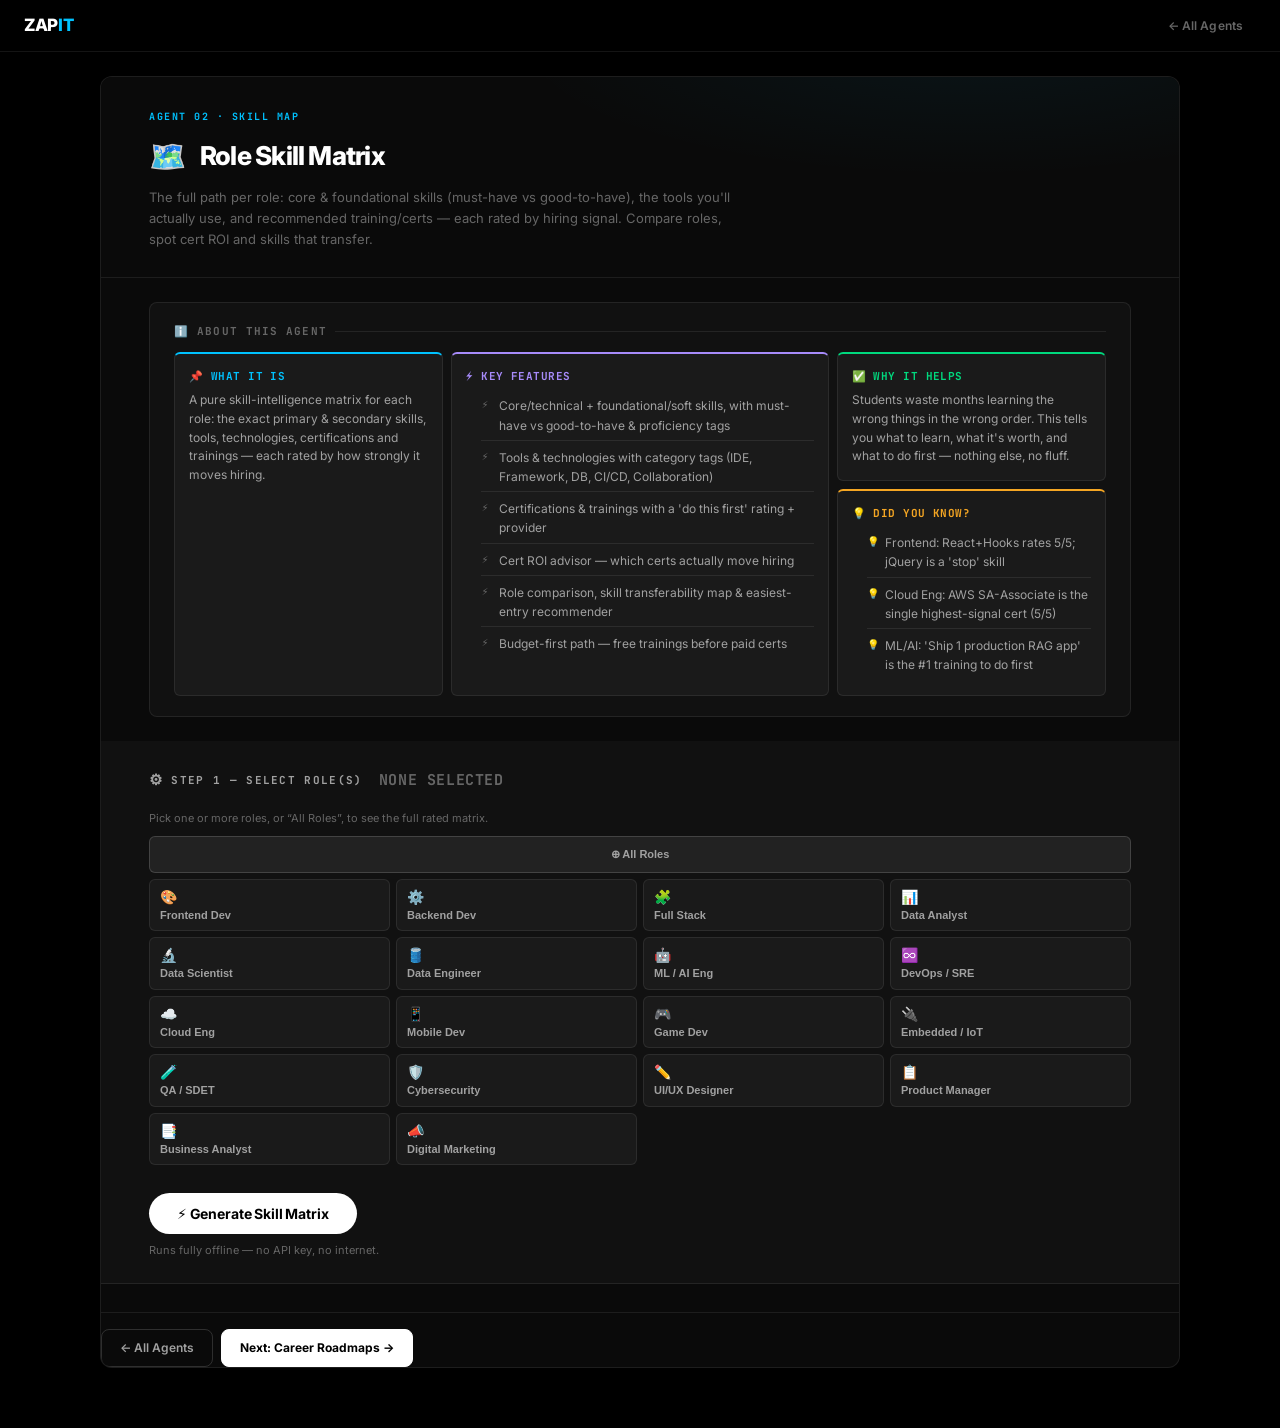
<file: Zapit Marketplace/02_matrix.html>
<!DOCTYPE html>
<html lang="en">
<head>
<meta charset="UTF-8"><meta name="viewport" content="width=device-width,initial-scale=1.0">
<title>Role Skill Matrix — ZAP IT</title>
<link rel="stylesheet" href="_shared.css">
<style>.role-report{border:2px solid var(--border);border-top:4px solid var(--cyan);border-radius:8px;padding:24px;margin:16px 0}.tab-wrap{margin-top:4px}</style>
</head>
<body>
<div class="topbar">
  <a href="index.html" class="brand">ZAP<em>IT</em></a>
  <div class="topbar-right"><a href="index.html" class="tbtn">← All Agents</a></div>
</div>
<div class="wrap">
  <div class="agent-hdr">
    <div class="step-tag">AGENT 02 · SKILL MAP</div>
    <div class="title-row"><div class="agent-ico">&#128506;&#65039;</div><div><h1>Role Skill Matrix</h1></div></div>
    <div class="agent-desc">The full path per role: core &amp; foundational skills (must-have vs good-to-have), the tools you'll actually use, and recommended training/certs — each rated by hiring signal. Compare roles, spot cert ROI and skills that transfer.</div>
  </div>
  <div class="agent-info" id="info"></div>
  <div class="config-panel">
    <div class="config-panel-title"><span>&#9881;</span> Step 1 — Select Role(s) <span class="rolecount" data-rolecount style="margin-left:8px">none selected</span></div>
    <div class="step-note">Pick one or more roles, or “All Roles”, to see the full rated matrix.</div>
    <div id="carryBanner"></div>
    <div class="role-grid" id="roleGrid"></div>
    
    <button class="run-btn" id="run-btn">&#9889; Generate Skill Matrix</button>
    <div class="run-note">Runs fully offline — no API key, no internet.</div>
  </div>
  <div class="report-wrap" id="report-wrap">
    <div style="display:flex;gap:8px;flex-wrap:wrap;margin-bottom:18px">
      <button class="dl-btn" id="dl-btn">&#11015; Download (.txt)</button>
      <button class="nfbtn" onclick="window.print()">&#128424; Print</button>
    </div>
    <div id="reports-container"></div>
  </div>
  <div class="nav-footer">
    <a class="nfbtn" href="index.html">← All Agents</a>
    <a class="nfbtn primary" href="03_roadmap.html">Next: Career Roadmaps &rarr;</a>
  </div>
</div>
<script src="_engine.js"></script>
<script src="_skills.js"></script>
<script>
var AGENT = {
  unit:'role', dlname:'zapit_skill_matrix.txt',
  info:{
    what:"A pure skill-intelligence matrix for each role: the exact primary & secondary skills, tools, technologies, certifications and trainings — each rated by how strongly it moves hiring.",
    why:"Students waste months learning the wrong things in the wrong order. This tells you what to learn, what it's worth, and what to do first — nothing else, no fluff.",
    features:["Core/technical + foundational/soft skills, with must-have vs good-to-have & proficiency tags","Tools & technologies with category tags (IDE, Framework, DB, CI/CD, Collaboration)","Certifications & trainings with a 'do this first' rating + provider","Cert ROI advisor — which certs actually move hiring","Role comparison, skill transferability map & easiest-entry recommender","Budget-first path — free trainings before paid certs"],
    examples:["Frontend: React+Hooks rates 5/5; jQuery is a 'stop' skill","Cloud Eng: AWS SA-Associate is the single highest-signal cert (5/5)","ML/AI: 'Ship 1 production RAG app' is the #1 training to do first"]
  },
  selector:{type:'roles',multi:true},
  report:function(roles){
    var c=document.getElementById('reports-container');
    var html='<div class="step-note">Ratings = hiring signal (1–5). '+ZAP.indic('Indicative — verify current certs before paying')+'</div>';
    html+=ZAP.guideBox(true);
    
    html+='<div class="report-panel" id="rpanel-role">';
    if(roles.length===1){
      html+=renderMatrix(roles[0]);
    } else {
      html+='<div class="report-sub-tabs">';
      roles.forEach(function(rn,i){
        html+='<button class="rsub'+(i===0?' active':'')+'" onclick="switchRoleTab('+i+')">'+ZAP.esc(rn)+'</button>';
      });
      html+='</div>';
      roles.forEach(function(rn,i){
        html+='<div class="role-panel'+(i===0?' active':'')+'" id="rp-'+i+'">';
        html+=renderMatrix(rn);
        html+='</div>';
      });
    }
    html+='</div>';
    
    var rn=roles[0]; var s=ZAP.SKILLS[rn];
    var doFirst = s && s.trainings.slice().sort(function(a,b){return b.r-a.r;})[0];
    var tk = [
      'Start with the <b>5★ green primary skills</b> — they clear the JD filter fastest.',
      'Do the <b>green do-first training</b> ('+ZAP.esc(doFirst?doFirst.n:'')+') before anything flashy.',
      'Pair the top cert with a project so it reads as <b>evidence, not a keyword</b>.'
    ];
    
    html+=decisionSupport(roles);
    html+=ZAP.closeout(leadRec2(roles).concat(RECS), {href:'03_roadmap.html',label:'Agent 03 · Career Roadmaps',desc:'You know WHAT to learn. Get the WHEN & HOW — a 30/60/90 plan with projects and weekly hours. Your role carries over.'}, tk);
    c.innerHTML=html;
  },
  dltext:function(roles){
    var t='ZAP IT — Role Skill Matrix\n'+'='.repeat(46)+'\n\n';
    roles.forEach(function(rn){ var s=ZAP.SKILLS[rn]; if(!s) return;
      t+=rn+'\n'+'-'.repeat(38)+'\n';
      ['primary','secondary','tools','tech','certs','trainings'].forEach(function(k){
        t+=k.toUpperCase()+':\n'; s[k].forEach(function(x){ t+='  ['+x.r+'/5] '+x.n+(x.note?(' — '+x.note):'')+'\n'; }); t+='\n';
      });
    });
    return t;
  }
};
window.switchRoleTab=function(idx){
  document.querySelectorAll('.role-panel').forEach(function(p,i){ p.classList.toggle('active',i===idx); });
  document.querySelectorAll('.rsub').forEach(function(b,i){ b.classList.toggle('active',i===idx); });
};
window.switchSTab=function(btn,id){
  var nav=btn.parentNode;
  var content=nav.nextElementSibling;
  nav.querySelectorAll('.s-tab').forEach(function(b){b.classList.remove('active');});
  btn.classList.add('active');
  content.querySelectorAll('.s-panel').forEach(function(p){p.classList.remove('active');});
  var t=document.getElementById(id); if(t) t.classList.add('active');
};
function priTag(r){ return r>=4?'<span class="tag tg">Must-have</span>':'<span class="tag ta">Good-to-have</span>'; }
function profTag(r){ var p=r>=5?'Proficient':r>=3?'Working':'Awareness'; return '<span class="tag tc">'+p+'</span>'; }
function catOf(n){ n=(n||'').toLowerCase();
  if(/git|jira|slack|confluence|notion|postman/.test(n)) return /postman/.test(n)?'API':'Collaboration';
  if(/docker|kubernetes|k8s|jenkins|actions|terraform|ci\/cd|helm|argo/.test(n)) return 'CI/CD + Infra';
  if(/sql|postgres|mysql|mongo|redis|snowflake|bigquery|dynamo|warehouse/.test(n)) return 'Database';
  if(/vs code|intellij|pycharm|eclipse|xcode|android studio|jupyter|notebook/.test(n)) return 'IDE';
  if(/react|spring|django|flask|node|express|next|angular|vue|pandas|tensorflow|pytorch|\.js|fastapi|spark|airflow|dbt/.test(n)) return 'Framework / Lib';
  return 'Tool';
}
function skillRows(arr,cls,opts){
  opts=opts||{};
  return arr.map(function(x){
    return ZAP.skillLine(x, {cat: opts.cat?catOf(x.n):'', prof: opts.tags!==false});
  }).join('');
}
function renderMatrix(rn){
  var s=ZAP.SKILLS[rn]; var m=ZAP.MARKET[rn];
  if(!s) return '';
  var desc=m?m.desc:''; var ex=m?m.examples:'';
  var vcls = (m && m.trend && /UP|HOT/i.test(m.trend)) ? 'vh-green' : 'vh-cyan';
  var verdict = '<div class="verdict-col">' +
    '<div class="verdict-hero ' + vcls + '">' +
      '<div class="vh-lbl">SKILL MATRIX</div>' +
      '<div class="vh-val">' + ZAP.esc(rn) + '</div>' +
      '<div class="vh-sub">' + ZAP.esc(desc ? desc.split('.')[0] + '.' : 'Target skills mapping.') + '</div>' +
    '</div>' +
  '</div>';
  var first3 = s.primary.slice(0,3).map(function(x){return x.n;});
  var topCert = s.certs.slice().sort(function(a,b){return b.r-a.r;})[0];
  var kpis = ZAP.kpiRow([
    {lbl:'LEARN FIRST', val:s.primary.length + ' Skills', sub:first3.slice(0, 2).join(' → '), cls:'demand'},
    {lbl:'TOP CERT', val:topCert?topCert.n.slice(0,18):'None', sub:topCert?(topCert.r+'/5 signal'):'No cert rated', cls:'pos'},
    {lbl:'TOOLS & TECH', val:(s.tools.length + s.tech.length) + ' Items', sub:'ecosystem tools', cls:'trend'},
    {lbl:'TRAININGS', val:s.trainings.length + ' Rated', sub:'ROI focus', cls:'violet'}
  ]);
  var bento = '<div class="bento-snapshot">' + verdict + '<div class="data-col">' + kpis + ZAP.beginnerBox(rn) + '</div></div>';
  
  var id = rn.replace(/\s+/g,'_').replace(/[^a-zA-Z0-9_]/g,'');
  var deepDive = '<div class="deep-dive">' +
    '<aside class="sidebar-nav">' +
      '<button class="s-tab active" onclick="switchSTab(this, \''+id+'-primary\')">📈 Core Technical</button>' +
      '<button class="s-tab" onclick="switchSTab(this, \''+id+'-secondary\')">🛠️ Supporting Skills</button>' +
      '<button class="s-tab" onclick="switchSTab(this, \''+id+'-tools\')">🖥️ Tools &amp; Tech</button>' +
      '<button class="s-tab" onclick="switchSTab(this, \''+id+'-certs\')">📜 Certifications</button>' +
      '<button class="s-tab" onclick="switchSTab(this, \''+id+'-trainings\')">🎯 Trainings</button>' +
    '</aside>' +
    '<div class="sidebar-content">' +
      '<div class="s-panel active" id="'+id+'-primary">' +
        '<h3 class="sub" style="margin-top:0">Core / Technical Skills <span class="htip">languages &amp; fundamentals — learn these first</span></h3>' +
        '<p style="font-size:11px;color:var(--slate-light);margin:2px 0 6px">Tags: priority (Must-have / Good-to-have) → proficiency needed (Awareness → Working → Proficient)</p>' +
        '<div class="bar-wrap" style="padding:4px 0">' + skillRows(s.primary,'must',{tags:true}) + '</div>' +
      '</div>' +
      '<div class="s-panel" id="'+id+'-secondary">' +
        '<h3 class="sub" style="margin-top:0">Foundational / Supporting Skills <span class="htip">soft skills, version control, differentiators for Tier 2+</span></h3>' +
        '<div class="bar-wrap" style="padding:4px 0">' + skillRows(s.secondary,'imp',{tags:true}) + '</div>' +
      '</div>' +
      '<div class="s-panel" id="'+id+'-tools">' +
        '<h3 class="sub" style="margin-top:0">Tools &amp; Technologies <span class="htip">with category tags</span></h3>' +
        '<div class="config-grid"><div><h4 class="micro">TOOLS (primary + ecosystem)</h4><div class="bar-wrap" style="padding:4px 0">' + skillRows(s.tools,'good',{cat:true}) + '</div></div>' +
        '<div><h4 class="micro">TECHNOLOGIES / FRAMEWORKS</h4><div class="bar-wrap" style="padding:4px 0">' + skillRows(s.tech,'good',{cat:true}) + '</div></div></div>' +
      '</div>' +
      '<div class="s-panel" id="'+id+'-certs">' +
        '<h3 class="sub" style="margin-top:0">Certifications <span class="htip">resume keywords + proof</span></h3>' +
        '<div class="bar-wrap" style="padding:4px 0">' + skillRows(s.certs,'learn') + '</div>' +
      '</div>' +
      '<div class="s-panel" id="'+id+'-trainings">' +
        '<h3 class="sub" style="margin-top:0">Trainings <span class="htip">the green ones are highest ROI — do first</span></h3>' +
        '<div class="bar-wrap" style="padding:4px 0">' + skillRows(s.trainings,'learn') + '</div>' +
      '</div>' +
    '</div>' +
  '</div>';

  return '<div class="role-report" style="border:0;padding:0;">'+
    '<h2 class="sec" style="margin:16px 0 10px">'+ZAP.esc(rn)+'</h2>'+
    bento +
    deepDive +
    '</div>';
}
function ratioN(r){ var m=(r||'').match(/(\d+)/); return m?+m[1]:999; }
function decisionSupport(roles){
  var rows=roles.map(function(rn){return {rn:rn,s:ZAP.SKILLS[rn],m:ZAP.MARKET[rn]};}).filter(function(x){return x.s;});
  if(!rows.length) return '';
  var H='<h2 class="sec" style="margin-top:0; border-bottom:1px solid var(--border); padding-bottom:8px; margin-bottom:16px">Decision Support <span class="sec-tip">cert ROI → role compare → transferable skills → easiest entry</span></h2>';
  /* Cert ROI advisor */
  var certRows=[];
  rows.forEach(function(x){ (x.s.certs||[]).forEach(function(cz){
    var verdict=cz.r>=4?'<span class="tag tg">Influences hiring –</span>':cz.r===3?'<span class="tag ta">Helps as keyword</span>':'<span class="tag trd">Optional</span>';
    certRows.push(['<b>'+ZAP.linkName(cz.n)+'</b>',ZAP.esc(x.rn),ZAP.stars(cz.r),verdict]);
  }); });
  H+='<h3 class="sub">Cert ROI Advisor <span class="htip">which certs actually move fresher hiring</span></h3>'+ZAP.table(['CERTIFICATION','ROLE','SIGNAL','VERDICT'],certRows);
  /* Role comparison (>=2) */
  if(rows.length>=2){
    var cmp=rows.map(function(x){
      var topP=x.s.primary.slice(0,2).map(function(y){return y.n;}).join(', ');
      var topC=(x.s.certs||[]).slice().sort(function(a,b){return b.r-a.r;})[0];
      return ['<b>'+ZAP.esc(x.rn)+'</b>',ZAP.esc(topP),topC?ZAP.esc(topC.n):'—',x.m?ZAP.esc(x.m.demand):'—',x.m?ZAP.esc(x.m.bands.basic.amt):'—',x.m?ZAP.esc(x.m.ratio):'—'];
    });
    H+='<h3 class="sub" style="margin-top:16px">Role Comparison <span class="htip">side by side</span></h3>'+ZAP.table(['ROLE','TOP SKILLS','TOP CERT','DEMAND','FRESHER BAND','COMPETITION'],cmp);
    /* Skill transferability */
    var count={};
    rows.forEach(function(x){ x.s.primary.concat(x.s.secondary).forEach(function(y){ count[y.n]=(count[y.n]||0)+1; }); });
    var shared=Object.keys(count).filter(function(k){return count[k]>=2;}).sort(function(a,b){return count[b]-count[a];});
    H+='<h3 class="sub" style="margin-top:16px">Skill Transferability Map <span class="htip">best learning ROI — carries across roles</span></h3>'+
       (shared.length?'<p>'+shared.map(function(k){return '<span class="tag tg" style="margin:2px">'+ZAP.esc(k)+' → '+count[k]+' roles</span>';}).join(' ')+'</p>':'<p style="font-size:13px;color:var(--slate-light)">No overlap among the selected roles — these are fairly distinct tracks.</p>');
    /* Easiest entry */
    var easiest=rows.slice().filter(function(x){return x.m;}).sort(function(a,b){return ratioN(a.m.ratio)-ratioN(b.m.ratio);})[0];
    if(easiest) H+='<div class="success-box" style="margin-top:14px"><div class="lbl">EASIEST ENTRY</div><p>'+ZAP.esc(easiest.rn)+' has the shortest path to a job among your picks — loosest competition ('+ZAP.esc(easiest.m.ratio)+'). Start here for the fastest realistic offer.</p></div>';
  }
  /* Budget filter note */
  H+='<div class="wow" style="margin-top:14px"><div class="lbl">BUDGET-FIRST PATH</div><p>Free-first: do the green trainings (project-based, free) before paying for any cert. Only buy a cert tagged "Influences hiring" above — the rest are optional keywords.</p></div>';
  return '<div class="decision-support-card" style="border:2px solid var(--border); border-top:4px solid var(--violet); border-radius:8px; padding:24px; margin:24px 0; background:var(--bg-base)">' + H + '</div>';
}

function leadRec2(roles){
  var s=ZAP.SKILLS[roles[0]]; if(!s) return [];
  var p=s.primary.slice(0,3).map(function(x){return x.n;}).join(' → ');
  return [{t:'Your exact learning order for '+roles[0]+': '+p,b:'Follow the rating, top-down. Finish these three primaries before touching secondary skills or certs — every hour then clears more of the JD filter.'}];
}
var RECS=[
  {t:"Learn strictly in rating order: 5★ green primary → tools → secondary → certs",b:"The rating is the hiring signal. Following it guarantees every hour clears more of the JD filter than the last."},
  {t:"Pair every certification with one project that uses it",b:"Cert + project = believable. Do the 'green do-first' training next to each cert so it becomes evidence, not a claim."},
  {t:"Move skill execution into a dated plan",b:"A matrix tells you what; a roadmap tells you when. Take this list into Agent 03 and bind it to 30/60/90-day milestones."}
];

/* ---- standard boot (identical across agents) ---- */
(function(){
  if(AGENT.info) ZAP.mountInfo('info', AGENT.info);
  var s=AGENT.selector||{type:'roles',multi:true};
  // chaining: restore role selection carried from a previous role-based agent
  var restore=[];
  if(s.type==='roles'){ var saved=ZAP.recall('roles'); if(saved&&saved.length){ restore=saved; ZAP.carryBanner('carryBanner', saved); } }
  if(s.type==='roles') ZAP.mountRoles('roleGrid', {multi:s.multi!==false, all:s.all!==false, allLabel:s.allLabel, restore:restore});
  else ZAP.mountChips('roleGrid', s.items||[], {multi:s.multi!==false, all:s.all!==false, allLabel:s.allLabel});
  // prefill resume textarea if one exists and we have remembered resume text
  var rt=document.getElementById('resumeText'); var savedResume=ZAP.recall('resume');
  if(rt&&savedResume&&!rt.value) rt.value=savedResume;
  // copt (Step 2) selection
  document.addEventListener('click', function(e){
    var o=e.target.closest && e.target.closest('.copt');
    if(o){ var g=o.parentNode; g.querySelectorAll('.copt').forEach(function(x){x.classList.remove('active');}); o.classList.add('active'); }
  });
  window.optVal=function(id){ var e=document.querySelector('#'+id+' .copt.active'); return e?e.textContent.trim():''; };
  function run(){
    var sel=ZAP.selected('roleGrid');
    if(!sel.length){ alert('Please select at least one '+(AGENT.unit||'role')+' first.'); return; }
    // chaining: remember role selection + any resume text for the next agent
    if(s.type==='roles'){ ZAP.remember('roles', sel); ZAP.remember('role', sel[0]); }
    var rtx=document.getElementById('resumeText'); if(rtx&&rtx.value&&rtx.value.replace(/\s/g,'').length>40) ZAP.remember('resume', rtx.value);
    ZAP.showReport();
    AGENT.report(sel);
    var dl=document.getElementById('dl-btn');
    if(dl) dl.onclick=function(){ ZAP.download(AGENT.dlname||'zapit_report.txt', AGENT.dltext?AGENT.dltext(sel):JSON.stringify(sel)); };
  }
  document.getElementById('run-btn').addEventListener('click', run);
})();
</script>
</body>
</html>
</file>
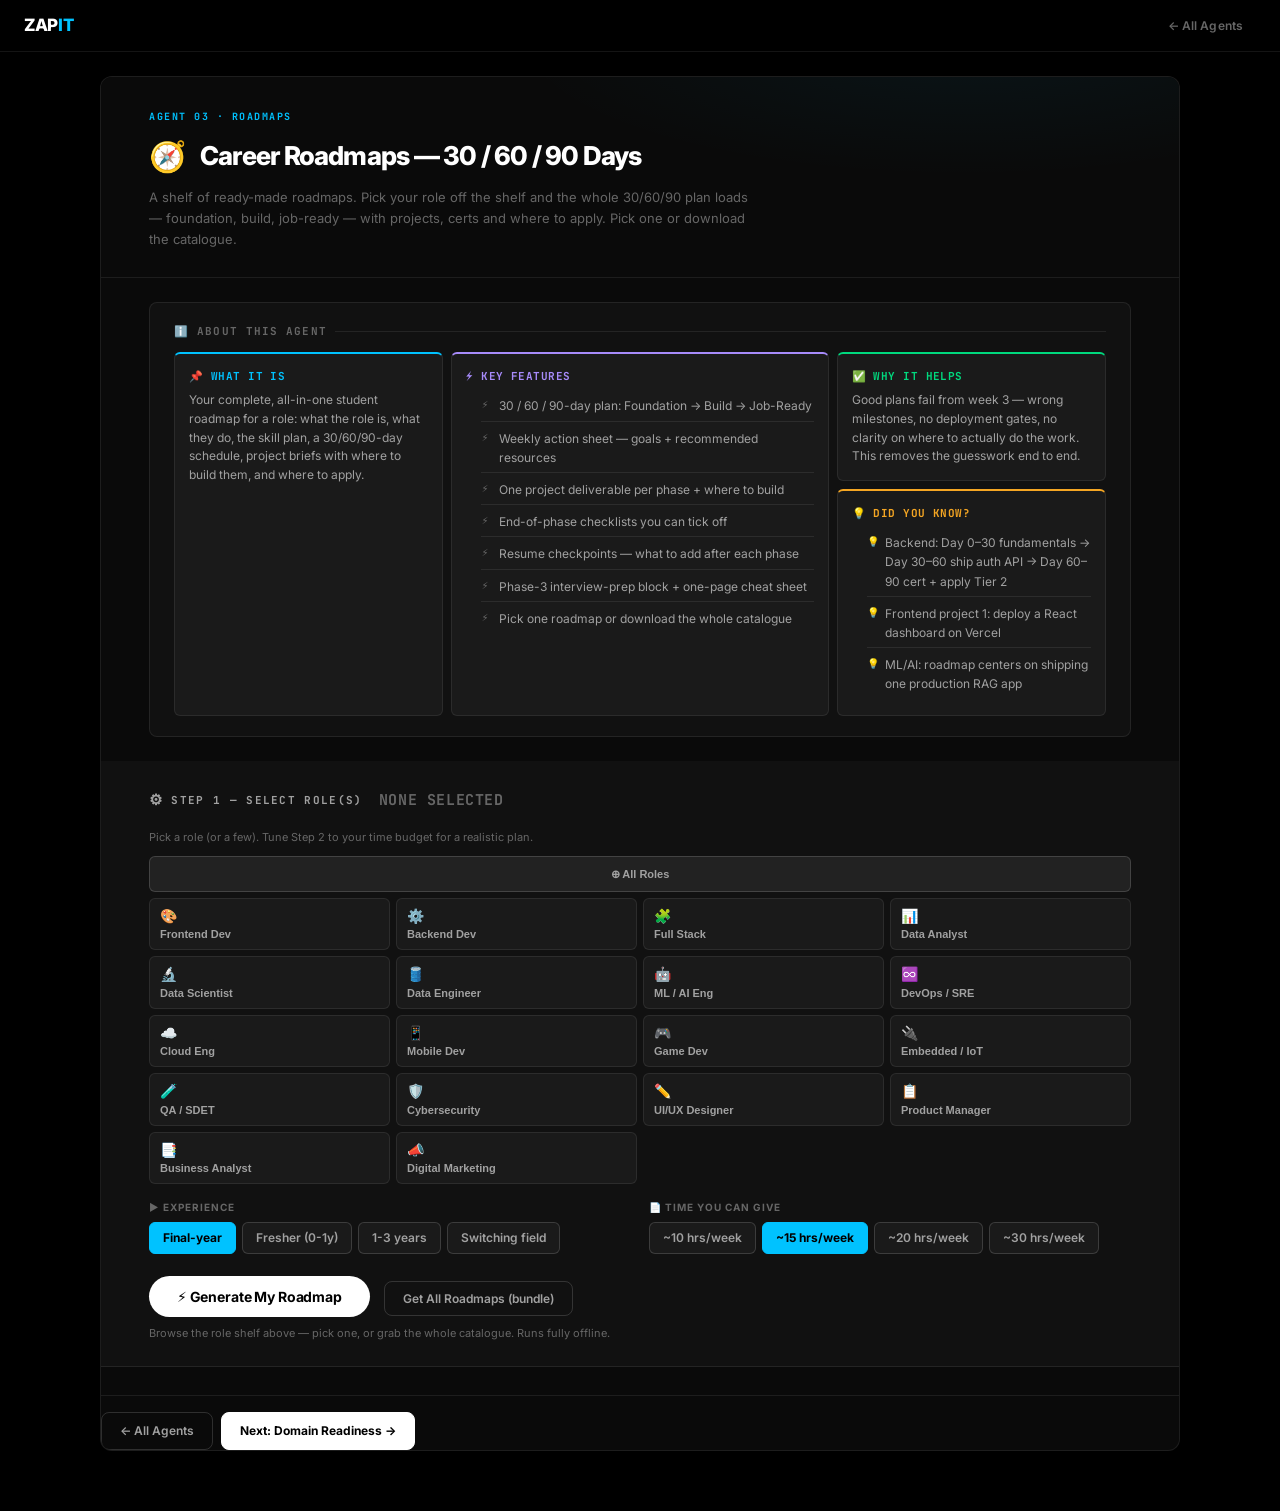
<file: Zapit Marketplace/03_roadmap.html>
<!DOCTYPE html>
<html lang="en">
<head>
<meta charset="UTF-8"><meta name="viewport" content="width=device-width,initial-scale=1.0">
<title>Career Roadmap — 30/60/90 Days — ZAP IT</title>
<link rel="stylesheet" href="_shared.css">
<style>.role-report{border:2px solid var(--border);border-top:4px solid var(--cyan);border-radius:8px;padding:24px;margin:16px 0}.tab-wrap{margin-top:4px}</style>
</head>
<body>
<div class="topbar">
  <a href="index.html" class="brand">ZAP<em>IT</em></a>
  <div class="topbar-right"><a href="index.html" class="tbtn">← All Agents</a></div>
</div>
<div class="wrap">
  <div class="agent-hdr">
    <div class="step-tag">AGENT 03 · ROADMAPS</div>
    <div class="title-row"><div class="agent-ico">&#129517;</div><div><h1>Career Roadmaps — 30 / 60 / 90 Days</h1></div></div>
    <div class="agent-desc">A shelf of ready-made roadmaps. Pick your role off the shelf and the whole 30/60/90 plan loads — foundation, build, job-ready — with projects, certs and where to apply. Pick one or download the catalogue.</div>
  </div>
  <div class="agent-info" id="info"></div>
  <div class="config-panel">
    <div class="config-panel-title"><span>&#9881;</span> Step 1 — Select Role(s) <span class="rolecount" data-rolecount style="margin-left:8px">none selected</span></div>
    <div class="step-note">Pick a role (or a few). Tune Step 2 to your time budget for a realistic plan.</div>
    <div id="carryBanner"></div>
    <div class="role-grid" id="roleGrid"></div>
    <div class="config-grid" style="margin-top:16px">
  <div class="cgrp"><label>▶ Experience</label><div class="copts" id="g_exp"><div class="copt active">Final-year</div><div class="copt">Fresher (0-1y)</div><div class="copt">1-3 years</div><div class="copt">Switching field</div></div></div>
  <div class="cgrp"><label>📄 Time you can give</label><div class="copts" id="g_hrs"><div class="copt">~10 hrs/week</div><div class="copt active">~15 hrs/week</div><div class="copt">~20 hrs/week</div><div class="copt">~30 hrs/week</div></div></div>
</div>
    <button class="run-btn" id="run-btn">&#9889; Generate My Roadmap</button>
    <button type="button" class="dl-btn" style="margin-left:10px;vertical-align:middle" onclick="(function(){var a=document.querySelector('#roleGrid .all-roles');if(a&&!a.classList.contains('sel'))a.click();document.getElementById('run-btn').click();setTimeout(function(){var d=document.getElementById('dl-btn');if(d)d.click();},220);})()"> Get All Roadmaps (bundle)</button>
    <div class="run-note">Browse the role shelf above — pick one, or grab the whole catalogue. Runs fully offline.</div>
  </div>
  <div class="report-wrap" id="report-wrap">
    <div style="display:flex;gap:8px;flex-wrap:wrap;margin-bottom:18px">
      <button class="dl-btn" id="dl-btn">&#11015; Download (.txt)</button>
      <button class="nfbtn" onclick="window.print()">&#128424; Print</button>
    </div>
    <div id="reports-container"></div>
  </div>
  <div class="nav-footer">
    <a class="nfbtn" href="index.html">← All Agents</a>
    <a class="nfbtn primary" href="04_domain.html">Next: Domain Readiness &rarr;</a>
  </div>
</div>
<script src="_engine.js"></script>
<script src="_skills.js"></script>
<script>
/* Per-role roadmap extras (indicative). Projects + where to build + apply targets. */
var RM = {
"Frontend Dev":{proj:[{t:"Deployed React dashboard",w:"Pull a public API (e.g. weather/crypto), build a filterable dashboard, deploy on Vercel.",s:"React, TS, Tailwind, Vercel"},{t:"Component library + Storybook",w:"10 reusable accessible components, documented in Storybook, published to GitHub Pages.",s:"React, Storybook, a11y"},{t:"Perf case study",w:"Take a slow page to 90+ Lighthouse; write the before/after.",s:"Core Web Vitals"}],apply:"Tier 1 service cos after Project 1; Tier 2 product cos after Projects 1+2 live."},
"Backend Dev":{proj:[{t:"Auth API + DB",w:"REST API with JWT auth, Postgres, deployed on Render. Document with OpenAPI.",s:"Node/Java/Python, Postgres"},{t:"Rate-limited service",w:"Add Redis caching + rate limiting + tests to the auth API.",s:"Redis, testing, Docker"},{t:"Mini system-design writeup",w:"Design a URL shortener; write the trade-offs.",s:"System design"}],apply:"Tier 1 after Project 1; Tier 2 after 1+2 with tests + deploy."},
"Full Stack":{proj:[{t:"End-to-end product",w:"A real app (notes, expense tracker) with auth+DB+deploy and real users.",s:"Next.js, Postgres, Vercel"},{t:"Add CI + tests",w:"GitHub Actions, types, e2e tests on the product above.",s:"GH Actions, Playwright"},{t:"Architecture writeup",w:"Document data model + trade-offs.",s:"System design"}],apply:"Tier 2 after the product is live with users."},
"Data Analyst":{proj:[{t:"Published SQL+BI case study",w:"Take a public dataset, query in SQL, build a Power BI dashboard, write the insight.",s:"SQL, Power BI"},{t:"A/B test analysis",w:"Simulate/obtain an experiment dataset and report the result with stats.",s:"Python, stats"},{t:"Product-metrics teardown",w:"Pick an app, define its north-star metric, mock a funnel.",s:"Product analytics"}],apply:"Tier 1 after Project 1; Tier 2 after a published case study."},
"Data Scientist":{proj:[{t:"End-to-end deployed model",w:"Train, evaluate, and serve a model behind an API.",s:"sklearn, FastAPI"},{t:"Experiment + writeup",w:"Hypothesis → test → honest result with ablations.",s:"stats, evaluation"},{t:"LLM/RAG mini-app",w:"Build a small RAG over your own docs.",s:"LLM, vector DB"}],apply:"Tier 1 after deployed model; Tier 2 after evaluation rigor is visible."},
"Data Engineer":{proj:[{t:"End-to-end pipeline",w:"Ingest → transform (dbt) → warehouse → dashboard, scheduled with Airflow.",s:"dbt, Snowflake/BQ, Airflow"},{t:"Streaming demo",w:"Kafka producer/consumer with a simple sink.",s:"Kafka"},{t:"Data quality checks",w:"Add tests + alerting to the pipeline.",s:"dbt tests"}],apply:"Tier 1 after Project 1; demand is loose (12:1) so move fast."},
"ML / AI Eng":{proj:[{t:"Production RAG app",w:"RAG over a real corpus, served via API, with an eval harness.",s:"LLM, FastAPI, vector DB"},{t:"Fine-tune + serve",w:"Fine-tune a small model, quantize, serve it.",s:"PyTorch, serving"},{t:"Eval dashboard",w:"Measure quality/latency/cost of your app.",s:"eval, monitoring"}],apply:"Tier 2 after 1 production RAG app — demand up +52% QoQ."},
"DevOps / SRE":{proj:[{t:"Prod-grade K8s cluster",w:"Deploy a multi-service app on K8s with Helm + monitoring.",s:"K8s, Helm, Prometheus"},{t:"IaC everything",w:"Re-create the infra with Terraform from scratch.",s:"Terraform"},{t:"SLO + alerting",w:"Define SLOs and wire alerts.",s:"Grafana, SLOs"}],apply:"Tier 1 with a cloud cert; Tier 2 after the K8s project."},
"Cloud Eng":{proj:[{t:"Multi-service cloud env",w:"VPC + IAM + compute + DB, all via Terraform.",s:"AWS, Terraform"},{t:"Cost + security pass",w:"Tag, budget, least-privilege IAM.",s:"FinOps, IAM"},{t:"DR/backup demo",w:"Add backups + a recovery runbook.",s:"backup, runbook"}],apply:"Tier 1 with AWS SA-Associate; Tier 2 after the env is real."},
"Mobile Dev":{proj:[{t:"Published app",w:"Ship 1 app to Play/App Store with auth + REST + offline.",s:"Kotlin/Swift, Compose/SwiftUI"},{t:"UX polish pass",w:"Animations, empty states, dark mode.",s:"UX"},{t:"Perf profiling",w:"Find and fix a jank/startup issue.",s:"profiling"}],apply:"Tier 2 after 1 published, maintained app."},
"Game Dev":{proj:[{t:"Polished jam game",w:"Ship a small, finished game on itch.io.",s:"Unity/Unreal, C#/C++"},{t:"Engineering pass",w:"Refactor to clean, readable systems.",s:"architecture"},{t:"Game-feel lab",w:"Add juice: feedback, screenshake, sound.",s:"game feel"}],apply:"Studios after 1 polished, finished game."},
"Embedded / IoT":{proj:[{t:"Real-hardware firmware",w:"Build firmware on actual STM32/ESP32 — not a simulator.",s:"C, STM32/ESP32"},{t:"RTOS task project",w:"Multi-task firmware with FreeRTOS.",s:"FreeRTOS"},{t:"Protocol bring-up",w:"Drive a sensor over I2C/SPI; debug with a logic analyzer.",s:"I2C/SPI"}],apply:"Tier 1 after real-hardware repo; EV firms hiring (+54% QoQ)."},
"QA / SDET":{proj:[{t:"Automation framework",w:"Build a Playwright framework with page objects + reporting.",s:"Playwright, JS/Py"},{t:"API test suite",w:"Automated assertions over a real API.",s:"REST, code"},{t:"CI integration",w:"Run the suite in GitHub Actions.",s:"CI"}],apply:"Tier 2 as an SDET (not manual) after the framework is live."},
"Cybersecurity":{proj:[{t:"CTF write-ups",w:"Solve TryHackMe/HTB rooms and publish clean write-ups.",s:"pentest, write-up"},{t:"Cloud security lab",w:"Harden a small AWS/Azure deployment.",s:"cloud sec"},{t:"OWASP Top-10 demo",w:"Exploit + fix a deliberately vulnerable app.",s:"AppSec"}],apply:"Tier 1 with Security+; Tier 2 after public CTF proof."},
"UI/UX Designer":{proj:[{t:"3 case studies",w:"Real problems → research → solution, with artifacts (not just screens).",s:"Figma, research"},{t:"Mini design system",w:"Tokens + components in Figma.",s:"design systems"},{t:"Usability test",w:"Test a flow with 5 users; iterate.",s:"usability"}],apply:"Tier 2 after 3 research-backed case studies."},
"Product Manager":{proj:[{t:"Side project w/ real users",w:"Ship something small, get 20 users, measure.",s:"product, metrics"},{t:"Public product writing",w:"Teardown or PRD published online.",s:"writing"},{t:"Metric case study",w:"Define a north-star + funnel for a real product.",s:"analytics"}],apply:"APM programs after a shipped side project + writing."},
"Business Analyst":{proj:[{t:"Requirements-to-spec",w:"Take a messy problem → BRD/PRD with process diagrams.",s:"BPMN, writing"},{t:"SQL + viz mini-project",w:"Answer a business question end to end.",s:"SQL, Power BI"},{t:"Domain immersion",w:"Go deep on BFSI/Health workflows.",s:"domain"}],apply:"Tier 1 after spec project; Tier 2 with SQL + product sense."},
"Digital Marketing":{proj:[{t:"3 real campaigns",w:"Run real (even small-budget) Meta/Google campaigns; track ROAS.",s:"Meta/Google Ads, GA4"},{t:"ROAS case study",w:"Document spend → funnel → return.",s:"attribution"},{t:"CRO + funnel lab",w:"Improve a landing page conversion.",s:"CRO"}],apply:"Tier 2 after a real ROAS-led case study."}
};
var AGENT = {
  unit:'role', dlname:'zapit_roadmap.txt',
  info:{
    what:"Your complete, all-in-one student roadmap for a role: what the role is, what they do, the skill plan, a 30/60/90-day schedule, project briefs with where to build them, and where to apply.",
    why:"Good plans fail from week 3 — wrong milestones, no deployment gates, no clarity on where to actually do the work. This removes the guesswork end to end.",
    features:["30 / 60 / 90-day plan: Foundation → Build → Job-Ready","Weekly action sheet — goals + recommended resources","One project deliverable per phase + where to build","End-of-phase checklists you can tick off","Resume checkpoints — what to add after each phase","Phase-3 interview-prep block + one-page cheat sheet","Pick one roadmap or download the whole catalogue"],
    examples:["Backend: Day 0–30 fundamentals → Day 30–60 ship auth API → Day 60–90 cert + apply Tier 2","Frontend project 1: deploy a React dashboard on Vercel","ML/AI: roadmap centers on shipping one production RAG app"]
  },
  selector:{type:'roles',multi:true},
  report:function(roles){
    var exp=optVal('g_exp'), hrs=optVal('g_hrs');
    var perWeek = hrs.indexOf('30')>-1?30 : hrs.indexOf('20')>-1?20 : hrs.indexOf('10')>-1?10 : 15;
    var c=document.getElementById('reports-container');
    var html='<div class="step-note">Tuned for: '+(exp||'Final-year')+' → ~'+perWeek+' hrs/week &nbsp; '+ZAP.indic('Indicative plan — adapt to your pace')+'</div>';
    html+=ZAP.guideBox(true);
    html+=glance3(roles, perWeek);
    
    html+='<div class="report-panel" id="rpanel-role">';
    if(roles.length===1){
      html+=renderRoadmap(roles[0], perWeek);
    } else {
      html+='<div class="report-sub-tabs">';
      roles.forEach(function(rn,i){
        html+='<button class="rsub'+(i===0?' active':'')+'" onclick="switchRoleTab('+i+')">'+ZAP.esc(rn)+'</button>';
      });
      html+='</div>';
      roles.forEach(function(rn,i){
        html+='<div class="role-panel'+(i===0?' active':'')+'" id="rp-'+i+'">';
        html+=renderRoadmap(rn, perWeek);
        html+='</div>';
      });
    }
    html+='</div>';
    
    html+=ZAP.closeout(leadRec3(roles, perWeek).concat(RECS), {href:'09_vep.html',label:'Agent 09 · VEP — Build the projects',desc:'Your plan names the projects. Go build them with ready briefs + where to ship. Your role carries over.'}, window.__TK);
    c.innerHTML=html;
  },
  dltext:function(roles){
    var t='ZAP IT — Career Roadmap (30/60/90)\n'+'='.repeat(46)+'\n\n';
    roles.forEach(function(rn){ var rm=RM[rn]; if(!rm) return; var s=ZAP.SKILLS[rn]||{primary:[],secondary:[],certs:[],trainings:[]};
      var p1=topNames(s.primary,4), p2=topNames(s.secondary,3); var cert0=s.certs[0], train0=s.trainings[0];
      t+=rn+'\n'+'-'.repeat(38)+'\n';
      t+='CHEAT SHEET\n Learn first: '+p1.join(', ')+'\n Then: '+p2.join(', ')+'\n Do-first training: '+(train0?train0.n:'-')+'\n Top cert: '+(cert0?cert0.n:'-')+'\n\n';
      t+='WEEKLY ACTION SHEET\n W1-2: primary basics ('+p1.slice(0,2).join(', ')+')\n W3-4: finish primaries + scaffold Project 1\n W5-6: build & deploy Project 1\n W7-8: secondary skills + start cert\n W9-10: Project 2 + READMEs\n W11-12: finish cert, resume, apply\n\n';
      t+='PROJECTS\n'; rm.proj.forEach(function(p){ t+='  " '+p.t+' — '+p.w+' ['+p.s+']\n'; });
      t+='\nEND-OF-PHASE CHECKLIST\n After 30d: basics + Git + green training started\n After 60d: Project 1 deployed (live URL) + cert started\n After 90d: Project 2 + cert done + resume updated + applied\n\n';
      t+='RESUME CHECKPOINTS\n After 30d: skills + GitHub link\n After 60d: Project 1 live URL + metric\n After 90d: Project 2 + cert + summary line\n\n';
      t+='Apply: '+rm.apply+'\n\n'+'='.repeat(38)+'\n\n';
    });
    return t;
  }
};
window.switchRoleTab=function(idx){
  document.querySelectorAll('.role-panel').forEach(function(p,i){ p.classList.toggle('active',i===idx); });
  document.querySelectorAll('.rsub').forEach(function(b,i){ b.classList.toggle('active',i===idx); });
};
window.switchSTab=function(btn,id){
  var nav=btn.parentNode;
  var content=nav.nextElementSibling;
  nav.querySelectorAll('.s-tab').forEach(function(b){b.classList.remove('active');});
  btn.classList.add('active');
  content.querySelectorAll('.s-panel').forEach(function(p){p.classList.remove('active');});
  var t=document.getElementById(id); if(t) t.classList.add('active');
};
function topNames(arr,n){ return arr.slice(0,n).map(function(x){return x.n;}); }
function renderRoadmap(rn, perWeek){
  var s=ZAP.SKILLS[rn], m=ZAP.MARKET[rn], rm=RM[rn];
  if(!s||!rm) return '';
  var p1=topNames(s.primary,4), p2=topNames(s.secondary,3);
  var cert0=s.certs[0], train0=s.trainings[0];
  var total=Math.round(perWeek*13);

  // Bento Layout components
  var vcls = (m && m.trend && /UP|HOT/i.test(m.trend)) ? 'vh-green' : 'vh-cyan';
  var verdict = '<div class="verdict-col">' +
    '<div class="verdict-hero ' + vcls + '">' +
      '<div class="vh-lbl">ROADMAP SUMMARY</div>' +
      '<div class="vh-val">90 DAYS</div>' +
      '<div class="vh-sub">Tuned for ' + perWeek + ' hrs/week (' + total + ' hrs total). Deployed projects are required.</div>' +
    '</div>' +
  '</div>';
  var kpis = ZAP.kpiRow([
    {lbl:'PROJECTS TO SHIP', val:rm.proj.length + ' Builds', sub:' briefs + deploy info', cls:'demand'},
    {lbl:'FIRST MILESTONE', val:'Day 30', sub:'foundations solid', cls:'pos'},
    {lbl:'APPLY WINDOW', val:'Day 60–90', sub:'cv + references', cls:'trend'},
    {lbl:'SUPPORT ITEMS', val:s.certs.length + ' certs', sub:'ROI prioritized', cls:'violet'}
  ]);
  var bento = '<div class="bento-snapshot">' + verdict + '<div class="data-col">' + kpis + ZAP.beginnerBox(rn) + '</div></div>';

  var journey='<div class="journey">'+
    '<div class="j-node done"><div class="jn-ico">▶</div><div class="jn-lbl">Role &amp; Skills</div></div><div class="j-arrow">➔</div>'+
    '<div class="j-node active"><div class="jn-ico">▶</div><div class="jn-lbl">30 Days</div></div><div class="j-arrow">➔</div>'+
    '<div class="j-node"><div class="jn-ico">▶</div><div class="jn-lbl">60 Days</div></div><div class="j-arrow">➔</div>'+
    '<div class="j-node"><div class="jn-ico">▶</div><div class="jn-lbl">90 Days → Apply</div></div></div>';

  var weekly=ZAP.table(['WEEK','GOAL / FOCUS','RECOMMENDED RESOURCES'],[
    ['1–2','Primary basics: '+ZAP.esc(p1.slice(0,2).join(', ')),'Official docs + 1 free course (green training)'],
    ['3–4','Finish primaries + scaffold Project 1','MDN / official docs + a crash course'],
    ['5–6','Build &amp; <b>deploy</b> Project 1','Free deploy: Vercel / Render / Netlify'],
    ['7–8','Secondary skills + start cert','Provider: '+(cert0?ZAP.esc(cert0.n):'Coursera / AWS / NPTEL')],
    ['9–10','Project 2 + polish READMEs','GitHub README guide'],
    ['11–12','Finish cert, update resume, apply','Resume Kit (Agent 05) + apply portals']
  ]);

  function chk(items){ return '<ul class="checklist">'+items.map(function(x){return '<li><span class="chk"></span><span>'+ZAP.esc(x)+'</span></li>';}).join('')+'</ul>'; }

  var phase1=['Primary basics done: '+p1.slice(0,2).join(', '),'Git + GitHub + deploy account ready','Started green training: '+(train0?train0.n:'core project'),'Can explain core concepts out loud'];
  var phase2=['Project 1 deployed with a live URL','Secondary skills added: '+p2.join(', '),'Cert started: '+(cert0?cert0.n:'role cert'),'README written for Project 1'];
  var phase3=['Project 2 deployed','Cert finished + added to LinkedIn','Resume updated with both projects + metrics','Applied to the target list'];

  var endCk='<h3 class="sub" style="margin-top:16px">✅ End-of-Phase Checklists</h3><div class="tl3"><div class="tl3-col"><div class="tl3-head d30">AFTER 30 DAYS</div><div class="tl3-body">'+chk(phase1)+'</div></div><div class="tl3-col"><div class="tl3-head d60">AFTER 60 DAYS</div><div class="tl3-body">'+chk(phase2)+'</div></div><div class="tl3-col"><div class="tl3-head d90">AFTER 90 DAYS</div><div class="tl3-body">'+chk(phase3)+'</div></div></div>';
  var resumeCk='<h3 class="sub" style="margin-top:16px">▶ Resume Checkpoints <span class="htip">what to add after each phase</span></h3>'+ZAP.table(['PHASE','ADD TO YOUR RESUME'],[
    ['After 30d','Skills section ('+ZAP.esc(p1.slice(0,3).join(', '))+') + GitHub link'],
    ['After 60d','Project 1 with a <b>live URL</b> + one metric'],
    ['After 90d','Project 2 + '+(cert0?ZAP.esc(cert0.n):'cert')+' + a sharp summary line']
  ]);

  var projCards=rm.proj.map(function(p,i){
    var learn=p.s.split(',').map(function(t){return ZAP.linkName(t.trim());}).join(' → ');
    return '<div class="acc-item"><div class="acc-hdr">▶ Project '+(i+1)+': '+ZAP.esc(p.t)+'<span class="acc-ico">v</span></div><div class="acc-body"><p>'+ZAP.esc(p.w)+'</p>'+
      '<p style="margin-top:6px"><span class="tag tc">STACK</span> '+ZAP.esc(p.s)+'</p>'+
      '<p style="margin-top:4px"><span class="tag tv">LEARN THE STACK →</span> '+learn+'</p>'+
      '<p style="margin-top:4px"><span class="tag tg">WHERE</span> Build on <a class="zlink" href="https://github.com/new" target="_blank" rel="noopener">GitHub →</a>, deploy free on <a class="zlink" href="https://vercel.com" target="_blank" rel="noopener">Vercel →</a> / <a class="zlink" href="https://render.com" target="_blank" rel="noopener">Render →</a>, add the live URL to your CV.</p></div></div>';
  }).join('');

  var ip=['Explain '+(p1[0]||'your core skill')+' and where you used it','Walk through Project 1: problem → decision → result','One behavioural: "tell me about a challenge"','Why this role / company'];
  var interviewBlock='<h3 class="sub" style="margin-top:16px">▶ Phase-3 Interview Prep <span class="htip">common questions for this role</span></h3>'+chk(ip);
  var cheat='<div class="artifact-box" style="margin-top:16px"><div class="ab-label">📄 ONE-PAGE CHEAT SHEET</div><div class="ab-title">'+ZAP.esc(rn)+' — must-knows</div>'+
    '<div class="ab-desc"><b>Learn first:</b> '+ZAP.esc(p1.join(', '))+'<br><b>Then:</b> '+ZAP.esc(p2.join(', '))+'<br><b>Do-first training:</b> '+ZAP.esc(train0?train0.n:'-')+'<br><b>Top cert:</b> '+ZAP.esc(cert0?cert0.n:'-')+'<br><b>Build:</b> '+ZAP.esc(rm.proj[0].t)+' → '+ZAP.esc(rm.proj[1]?rm.proj[1].t:'second project')+'<br><b>Apply:</b> '+ZAP.esc(rm.apply)+'</div>'+
    '<button class="dl-btn" type="button" onclick="(function(){var d=document.getElementById(\'dl-btn\');if(d)d.click();})()"> Download this roadmap (.txt)</button></div>';

  var id = rn.replace(/\s+/g,'_').replace(/[^a-zA-Z0-9_]/g,'');
  var deepDive = '<div class="deep-dive">' +
    '<aside class="sidebar-nav">' +
      '<button class="s-tab active" onclick="switchSTab(this, \''+id+'-plan\')">📅 30/60/90-Day Plan</button>' +
      '<button class="s-tab" onclick="switchSTab(this, \''+id+'-projects\')">📁 Project Briefs</button>' +
      '<button class="s-tab" onclick="switchSTab(this, \''+id+'-certs\')">🎓 Certs &amp; Trainings</button>' +
      '<button class="s-tab" onclick="switchSTab(this, \''+id+'-interview\')">📝 Interview &amp; Cheat Sheet</button>' +
    '</aside>' +
    '<div class="sidebar-content">' +
      '<div class="s-panel active" id="'+id+'-plan">' +
        journey +
        '<h3 class="sub" style="margin-top:14px">Skill Plan <span class="htip">from the Skill Matrix — learn in this order</span></h3>'+
        '<div class="config-grid"><div class="rec-block" style="margin:6px 0"><div class="rb-label">PRIMARY (first)</div><div class="rb-body">'+p1.join(' → ')+'</div></div><div class="rec-block" style="margin:6px 0"><div class="rb-label">SECONDARY (next)</div><div class="rb-body">'+p2.join(' → ')+'</div></div></div>'+
        '<h3 class="sub" style="margin-top:14px">30 / 60 / 90-Day Plan <span class="htip">~'+perWeek+' hrs/week</span></h3>'+
        '<div class="tl3"><div class="tl3-col"><div class="tl3-head d30">DAYS 0–30 → FOUNDATIONS</div><div class="tl3-body">'+
          '<div class="tl3-item">Lock primary skills: '+ZAP.esc(p1.join(', '))+'</div><div class="tl3-item">Set up Git + GitHub + a deploy account</div><div class="tl3-item">Start training: '+ZAP.esc(train0?train0.n:'core project')+'</div><div class="tl3-item">Milestone: environment + basics solid</div></div></div>'+
          '<div class="tl3-col"><div class="tl3-head d60">DAYS 30–60 → BUILD</div><div class="tl3-body"><div class="tl3-item">Ship Project 1: '+ZAP.esc(rm.proj[0].t)+' (deploy live)</div><div class="tl3-item">Add secondary skills: '+ZAP.esc(p2.join(', '))+'</div><div class="tl3-item">Begin cert: '+ZAP.esc(cert0?cert0.n:'role cert')+'</div><div class="tl3-item">Milestone: 1 live project on CV</div></div></div>'+
          '<div class="tl3-col"><div class="tl3-head d90">DAYS 60–90 → PROVE &amp; APPLY</div><div class="tl3-body"><div class="tl3-item">Ship Project 2: '+ZAP.esc(rm.proj[1]?rm.proj[1].t:'second project')+'</div><div class="tl3-item">Finish cert + add to LinkedIn</div><div class="tl3-item">Apply: '+ZAP.esc(rm.apply)+'</div><div class="tl3-item">Milestone: 2 projects + cert + applying</div></div></div></div>'+
        '<h3 class="sub" style="margin-top:16px">▶ Weekly Action Sheet <span class="htip">goals + resources, week by week</span></h3>'+weekly+endCk+resumeCk+
      '</div>' +
      '<div class="s-panel" id="'+id+'-projects">' +
        '<h3 class="sub" style="margin-top:0">Project Briefs <span class="htip">tap to expand — includes where to build</span></h3>'+projCards+
      '</div>' +
      '<div class="s-panel" id="'+id+'-certs">' +
        '<h3 class="sub" style="margin-top:0">Certifications &amp; Trainings <span class="htip">tap any name to open it → — do the green first</span></h3>'+
        '<div class="bar-wrap" style="padding:4px 0">'+
          s.certs.map(function(x){return ZAP.skillLine(x,{cat:'CERT',prof:false});}).join('')+
          s.trainings.map(function(x){return ZAP.skillLine(x,{cat:'TRAINING',prof:false});}).join('')+
        '</div>'+
        '<h3 class="sub" style="margin-top:12px">Where to Apply</h3><div class="success-box" style="margin-top:4px"><p>'+ZAP.esc(rm.apply)+'</p></div>'+
      '</div>' +
      '<div class="s-panel" id="'+id+'-interview">' +
        interviewBlock+cheat+
      '</div>' +
    '</div>' +
  '</div>';

  return '<div class="role-report" style="border:0;padding:0;">'+
    '<h2 class="sec" style="margin:16px 0 10px">'+ZAP.esc(rn)+' — Roadmap</h2>'+
    bento +
    deepDive +
    '</div>';
}
function glance3(roles, perWeek){
  var rn=roles[0]; var s=ZAP.SKILLS[rn], rm=RM[rn]; if(!s||!rm) return '';
  var total=Math.round(perWeek*13);
  var cells=[
    {l:'PLAN LENGTH',v:'90 days',s:'~'+perWeek+' hrs/week → ~'+total+' hrs total'},
    {l:'PROJECTS TO SHIP',v:rm.proj.length,s:'briefs + where to build included'},
    {l:'FIRST MILESTONE',v:'Day 30',s:'foundations: '+s.primary.slice(0,2).map(function(x){return x.n;}).join(', ')},
    {l:'WHERE TO APPLY',v:'Day 60–90',s:(rm.apply||'').slice(0,46)}
  ];
  var glance='<div class="glance">'+cells.map(function(c){return '<div class="g-cell"><div class="g-lbl">'+c.l+'</div><div class="g-val">'+ZAP.esc(c.v)+'</div><div class="g-sub">'+ZAP.esc(c.s)+'</div></div>';}).join('')+'</div>';
  var tk=['Phase gates: <b>learn → ship live → prove + apply</b>. Don\'t apply before one project is deployed.','Definition of done for every project = <b>deployed + URL on your CV</b>.','At ~'+perWeek+' hrs/week you can realistically ship <b>'+Math.min(rm.proj.length,2)+' projects</b> in 90 days.'];
  window.__TK=tk; return glance;
}
function leadRec3(roles, perWeek){
  var rm=RM[roles[0]]; if(!rm) return [];
  return [{t:'This week: start Project 1 — '+rm.proj[0].t,b:rm.proj[0].w+' At ~'+perWeek+' hrs/week, scope it tiny and aim to deploy within 30 days. A live link is the single biggest fix for fresher rejections.'}];
}
var RECS=[
  {t:"Follow the 30/60/90 gates: learn → ship live → prove + apply",b:"Each phase has a hard milestone. Don't start applying until at least one project is deployed."},
  {t:"Treat 'deploy + add URL to CV' as the definition of done for every project",b:"Live URL beats local code every time. The project isn't finished until a recruiter can click it."},
  {t:"Protect your weekly hours and check off milestones",b:"Use the checklist above. Consistent "+"~hours/week with visible milestones is what carries plans past week 3."}
];

/* ---- standard boot (identical across agents) ---- */
(function(){
  if(AGENT.info) ZAP.mountInfo('info', AGENT.info);
  var s=AGENT.selector||{type:'roles',multi:true};
  // chaining: restore role selection carried from a previous role-based agent
  var restore=[];
  if(s.type==='roles'){ var saved=ZAP.recall('roles'); if(saved&&saved.length){ restore=saved; ZAP.carryBanner('carryBanner', saved); } }
  if(s.type==='roles') ZAP.mountRoles('roleGrid', {multi:s.multi!==false, all:s.all!==false, allLabel:s.allLabel, restore:restore});
  else ZAP.mountChips('roleGrid', s.items||[], {multi:s.multi!==false, all:s.all!==false, allLabel:s.allLabel});
  // prefill resume textarea if one exists and we have remembered resume text
  var rt=document.getElementById('resumeText'); var savedResume=ZAP.recall('resume');
  if(rt&&savedResume&&!rt.value) rt.value=savedResume;
  // copt (Step 2) selection
  document.addEventListener('click', function(e){
    var o=e.target.closest && e.target.closest('.copt');
    if(o){ var g=o.parentNode; g.querySelectorAll('.copt').forEach(function(x){x.classList.remove('active');}); o.classList.add('active'); }
  });
  window.optVal=function(id){ var e=document.querySelector('#'+id+' .copt.active'); return e?e.textContent.trim():''; };
  function run(){
    var sel=ZAP.selected('roleGrid');
    if(!sel.length){ alert('Please select at least one '+(AGENT.unit||'role')+' first.'); return; }
    // chaining: remember role selection + any resume text for the next agent
    if(s.type==='roles'){ ZAP.remember('roles', sel); ZAP.remember('role', sel[0]); }
    var rtx=document.getElementById('resumeText'); if(rtx&&rtx.value&&rtx.value.replace(/\s/g,'').length>40) ZAP.remember('resume', rtx.value);
    ZAP.showReport();
    AGENT.report(sel);
    var dl=document.getElementById('dl-btn');
    if(dl) dl.onclick=function(){ ZAP.download(AGENT.dlname||'zapit_report.txt', AGENT.dltext?AGENT.dltext(sel):JSON.stringify(sel)); };
  }
  document.getElementById('run-btn').addEventListener('click', run);
})();
</script>
</body>
</html>
</file>
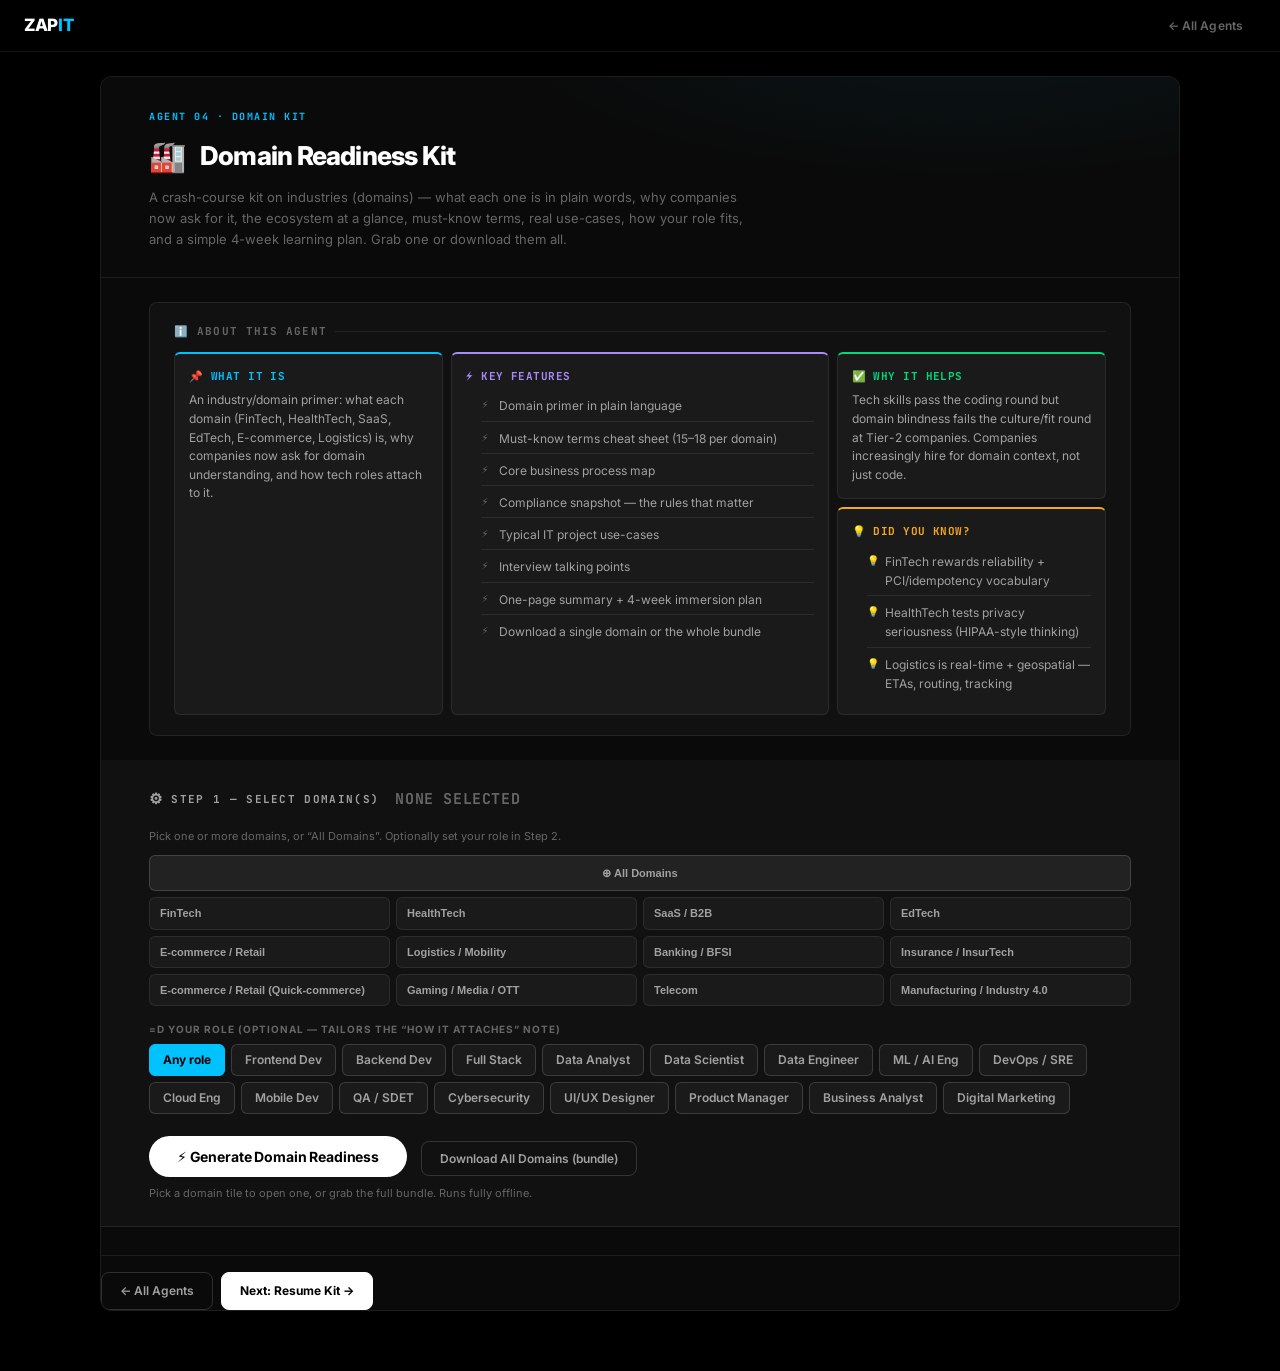
<file: Zapit Marketplace/04_domain.html>
<!DOCTYPE html>
<html lang="en">
<head>
<meta charset="UTF-8"><meta name="viewport" content="width=device-width,initial-scale=1.0">
<title>Domain Readiness Kit — ZAP IT</title>
<link rel="stylesheet" href="_shared.css">
<style>.role-report{border:2px solid var(--border);border-top:4px solid var(--cyan);border-radius:8px;padding:24px;margin:16px 0}.tab-wrap{margin-top:4px}</style>
</head>
<body>
<div class="topbar">
  <a href="index.html" class="brand">ZAP<em>IT</em></a>
  <div class="topbar-right"><a href="index.html" class="tbtn">← All Agents</a></div>
</div>
<div class="wrap">
  <div class="agent-hdr">
    <div class="step-tag">AGENT 04 · DOMAIN KIT</div>
    <div class="title-row"><div class="agent-ico">&#127981;</div><div><h1>Domain Readiness Kit</h1></div></div>
    <div class="agent-desc">A crash-course kit on industries (domains) — what each one is in plain words, why companies now ask for it, the ecosystem at a glance, must-know terms, real use-cases, how your role fits, and a simple 4-week learning plan. Grab one or download them all.</div>
  </div>
  <div class="agent-info" id="info"></div>
  <div class="config-panel">
    <div class="config-panel-title"><span>&#9881;</span> Step 1 — Select Domain(s) <span class="rolecount" data-rolecount style="margin-left:8px">none selected</span></div>
    <div class="step-note">Pick one or more domains, or “All Domains”. Optionally set your role in Step 2.</div>
    <div id="carryBanner"></div>
    <div class="role-grid" id="roleGrid"></div>
    <div class="config-grid wide" style="margin-top:16px"><div class="cgrp"><label>=d Your role (optional — tailors the “how it attaches” note)</label><div class="copts" id="g_role"><div class="copt active">Any role</div><div class="copt">Frontend Dev</div><div class="copt">Backend Dev</div><div class="copt">Full Stack</div><div class="copt">Data Analyst</div><div class="copt">Data Scientist</div><div class="copt">Data Engineer</div><div class="copt">ML / AI Eng</div><div class="copt">DevOps / SRE</div><div class="copt">Cloud Eng</div><div class="copt">Mobile Dev</div><div class="copt">QA / SDET</div><div class="copt">Cybersecurity</div><div class="copt">UI/UX Designer</div><div class="copt">Product Manager</div><div class="copt">Business Analyst</div><div class="copt">Digital Marketing</div></div></div></div>
    <button class="run-btn" id="run-btn">&#9889; Generate Domain Readiness</button>
    <button type="button" class="dl-btn" style="margin-left:10px;vertical-align:middle" onclick="(function(){var a=document.querySelector('#roleGrid .all-roles');if(a&&!a.classList.contains('sel'))a.click();document.getElementById('run-btn').click();setTimeout(function(){var d=document.getElementById('dl-btn');if(d)d.click();},220);})()"> Download All Domains (bundle)</button>
    <div class="run-note">Pick a domain tile to open one, or grab the full bundle. Runs fully offline.</div>
  </div>
  <div class="report-wrap" id="report-wrap">
    <div style="display:flex;gap:8px;flex-wrap:wrap;margin-bottom:18px">
      <button class="dl-btn" id="dl-btn">&#11015; Download (.txt)</button>
      <button class="nfbtn" onclick="window.print()">&#128424; Print</button>
    </div>
    <div id="reports-container"></div>
  </div>
  <div class="nav-footer">
    <a class="nfbtn" href="index.html">← All Agents</a>
    <a class="nfbtn primary" href="05_resumekit.html">Next: Resume Kit &rarr;</a>
  </div>
</div>
<script src="_engine.js"></script>
<script src="_skills.js"></script>
<script>
var REVENUE_MODELS = {
  "FinTech": "<b>Revenue Engine:</b> Charges transaction fees (1–3% MDR) on money movement, subscription fees for credit risk SaaS, interest on direct consumer loans, and cross-sells mutual funds/insurance.",
  "HealthTech": "<b>Revenue Engine:</b> Licenses Electronic Health Record (EHR) software to clinics via monthly SaaS, takes commission cuts (10–20%) on doctor consult fees, and marks up medicines.",
  "SaaS / B2B": "<b>Revenue Engine:</b> Operates on recurring seat-based or volume-based pricing (per active API request, database read, or user account per month/year).",
  "EdTech": "<b>Revenue Engine:</b> Individual course enrollment sales, recurring monthly/annual subscription fees for platform access, and enterprise/university licensing of LMS suites.",
  "E-commerce / Retail": "<b>Revenue Engine:</b> Direct retail margins on sold goods, marketplace commission cuts (5–15%) on third-party orders, seller advertising space, and customer delivery subscriptions.",
  "Logistics / Mobility": "<b>Revenue Engine:</b> Ride/delivery service fees, dynamic congestion surge fees, merchant listing and order commissions (15–25%), and in-app driver advertising.",
  "Banking / BFSI": "<b>Revenue Engine:</b> Earns on Net Interest Margin (the difference between loan interest earned and deposit interest paid), account upkeep fees, and transaction charges.",
  "Insurance / InsurTech": "<b>Revenue Engine:</b> Retains collected premium funds, earns underwriting margins (premiums minus payouts), and collects brokerage commissions on partner-branded products.",
  "E-commerce / Retail (Quick-commerce)": "<b>Revenue Engine:</b> Fast-delivery convenience fees, dark-store warehouse fulfillment margins, catalog retail price markup, and featured brand sponsor placements.",
  "Gaming / Media / OTT": "<b>Revenue Engine:</b> Ad-supported streaming streams (AVOD), monthly premium ad-free subscriptions (SVOD), and in-game micro-transactions (battle passes, cosmetic skins).",
  "Telecom": "<b>Revenue Engine:</b> Monthly subscription tariff recharges (prepaid/postpaid), enterprise network bandwidth leases, fiber installation fees, and router/modem hardware sales.",
  "Manufacturing / Industry 4.0": "<b>Revenue Engine:</b> Direct hardware/sensor sales, factory floor automation software licensing (MES/SCADA), and long-term predictive maintenance SLA contracts."
};

var TERM_DEFINITIONS = {
  "UPI": "Unified Payments Interface - India's instant real-time bank-to-bank mobile payment system.",
  "IMPS / NEFT": "IMPS is instant 24/7 bank transfer (up to 5L); NEFT is hourly batch-based clearing.",
  "Settlement (T+1)": "Merchants receive customer payments settled into their accounts 1 business day after the order.",
  "Reconciliation": "Comparing payment logs with bank statements to locate discrepancies and account for every rupee.",
  "Idempotency": "API design ensuring duplicate requests (e.g. double tap) only execute once to prevent double debit.",
  "Chargeback": "Cardholder disputes a transaction with their bank, forcing a refund debit from the merchant.",
  "PCI-DSS": "Payment Card Industry Data Security Standard - security requirements for handling card details.",
  "KYC / AML": "Know Your Customer & Anti-Money Laundering verification to prevent fraud and illegal money flows.",
  "Ledger (double-entry)": "Bookkeeping system where debits must equal credits for error-free accounting.",
  "Nodal account": "Mandated RBI bank account holding customer funds temporarily before aggregator settlement.",
  "Payment gateway vs aggregator": "Gateway is payment data routing tech; Aggregator pools payment contracts to offer one integration.",
  "Webhook": "HTTP POST callback sending automated real-time alerts to external systems (e.g. 'payment done').",
  "Tokenization": "Replacing sensitive card data with a unique, secure token string to prevent theft.",
  "Refund window": "Predefined timeline (e.g. 5-7 days) in which customer refund requests can be processed.",
  "Escrow / float": "Funds held temporarily in trust by a third party before execution of contract terms.",
  "2-Factor auth": "Enforcing two separate forms of identification (e.g., password + OTP) before approving action.",

  "EHR / EMR": "Electronic Health/Medical Records - digital versions of patient history and clinical notes.",
  "HIPAA": "US Health Insurance Portability and Accountability Act - privacy laws protecting patient data.",
  "PHI (patient data)": "Protected Health Information - highly sensitive, regulated health records linked to patient identity.",
  "Tele-consult": "Doctor-patient visits carried out remotely via video, audio, or text chat platforms.",
  "e-Prescription": "Digital prescriptions transmitted electronically from physician directly to a pharmacy.",
  "ICD codes": "International Classification of Diseases - global numeric codes for medical diagnostics.",
  "HL7 / FHIR": "Standard protocols for securely exchanging electronic health records between hospital software systems.",
  "Triage": "Assigning urgency degrees to patient illnesses/injuries to allocate medical care resource order.",
  "Consent": "Explicit patient permission for sharing records, auditable via digital signatures.",
  "De-identification": "Removing identifying personal data from health datasets to allow research use.",
  "Clinical workflow": "Sequences of clinical activities (admission, vitals, diagnosis, discharge) mapped into software.",
  "Interoperability": "The ability of distinct health software systems to share and understand patient records.",
  "ABDM (India)": "Ayushman Bharat Digital Mission - standardizing digital healthcare infrastructure in India.",
  "Audit trail": "Chronological records log showing exactly who accessed patient data and when.",
  "RBAC": "Role-Based Access Control - restricting record access based on staff role (e.g. doctor vs receptionist).",
  "Bias / fairness": "Ensuring diagnostic algorithms treat all demographic groups with equal accuracy.",

  "Multi-tenancy": "Software architecture where one instance serves multiple customers (tenants) while isolating data.",
  "Tenant isolation": "Techniques (separate database schemas/keys) ensuring tenants cannot access each other's data.",
  "SSO / SAML": "Single Sign-On - authentication allowing a user to log in once to access a suite of apps.",
  "Rate limiting": "Throttling API call volumes per user/key to protect systems from abuse or overload.",
  "API versioning": "Maintaining multiple API versions (e.g., /v1/ vs /v2/) so updates don't break integrations.",
  "Churn": "Percentage rate at which customers cancel their recurring subscription contracts.",
  "MRR / ARR": "Monthly Recurring Revenue / Annual Recurring Revenue - primary metrics for SaaS growth.",
  "Net revenue retention": "Percentage of subscription revenue retained from existing customers (including upgrades).",
  "Usage metering": "Tracking consumption (API calls, bandwidth) to calculate custom variable bills.",
  "SLA": "Service Level Agreement - contract committing to system uptime and response times (e.g., 99.9%).",
  "Feature flags": "Turning software features on/off remotely for specific users without redeploying code.",
  "Audit logs": "Immutable logs tracking admin and user actions for SaaS security and compliance audits.",
  "Onboarding / activation": "The flow that guides a new user to complete their first valuable action in the software.",

  "DAU / MAU": "Daily Active Users / Monthly Active Users - key metrics to track platform engagement trends.",
  "Completion rate": "The percentage of students who successfully finish a course or learning module.",
  "Cohort retention": "Measuring engagement patterns of distinct user sign-up groups over weeks or months.",
  "Engagement": "Metrics tracking user interaction depth (time spent, lessons completed, comments).",
  "LMS": "Learning Management System - platform used to deliver, track, and manage educational courses.",
  "SCORM / xAPI": "Industry standards for packaging online learning content to run on any LMS.",
  "Adaptive learning": "Algorithms that modify course speed or question difficulty in real time based on user scores.",
  "Funnel / drop-off": "Mapping student steps from sign-up to graduation to spot where they stop learning.",
  "A/B test": "Testing two versions of a screen to see which one gets higher course sign-ups or scores.",
  "Live-class scale": "Architectural handling of video streaming and real-time chat for thousands of students.",
  "Content pipeline": "The workflow of creating, reviewing, uploading, and tagging educational materials.",
  "Gamification": "Adding game elements (points, badges, leaderboards) to increase course completion rates.",
  "Push / nudge": "Sending timely notifications or emails to remind students to study.",
  "Watch-time": "The total duration of video lectures streamed by learners, indicating engagement.",
  "NPS": "Net Promoter Score - customer satisfaction metric measuring how likely users are to recommend the platform.",
  "Personalisation": "Tailoring course recommendations and dashboard layout to a student's career target.",

  "Catalog / SKU": "E-commerce database. Stock Keeping Unit (SKU) is a unique code for a specific item variant.",
  "Search & ranking": "Retrieving and ordering products based on relevance, user clicks, and item availability.",
  "Recommendations": "Algorithms suggesting products ('users who bought X also bought Y') to boost order values.",
  "Cart": "Temporary storage holding items a user is preparing to purchase.",
  "Checkout": "The multi-step transaction process: address selection, shipping choices, and payments.",
  "Inventory": "Physical items currently in stock, locked during checkout to prevent double-selling.",
  "Fulfilment": "The warehouse process of picking, packing, and dispatching orders for delivery.",
  "Returns / RTO": "Return to Origin - shipping undelivered or returned items back to the warehouse.",
  "Conversion rate": "Percentage of store visitors who complete a purchase.",
  "AOV": "Average Order Value - average amount spent by customers per checkout transaction.",
  "GMV": "Gross Merchandise Value - total sales value of merchandise sold over a period.",
  "Peak / sale-day": "High-traffic sale events (e.g. Diwali sale) that stress server scalability.",
  "CDN": "Content Delivery Network - caching product images and files close to users for fast loads.",
  "Idempotent orders": "Ensuring duplicate order requests from a patchy network don't create multiple orders.",
  "Payment retries": "Offering alternative gateway options when a transaction initially fails to save sales.",
  "Pricing engine": "Dynamic calculation of discounts, promo codes, taxes, and shipping rates.",

  "Dispatch": "Matching delivery orders or rides with the closest available drivers.",
  "Routing": "Computing optimal streets routes for drivers to minimize travel distance and fuel.",
  "ETA": "Estimated Time of Arrival - dynamic calculation based on real-time speeds and street traffic.",
  "Geohash / geofencing": "Representing coordinates as text hashes, or setting virtual alerts around boundaries.",
  "Real-time tracking": "Streaming GPS telemetry from driver to user app via persistent sockets.",
  "Surge": "Dynamic pricing markup during periods of high ride demand and low driver supply.",
  "Fleet": "The network of vehicles and drivers registered on the logistics platform.",
  "Last-mile": "The final leg of a delivery from the local fulfillment hub directly to the customer's doorstep.",
  "Event streaming": "Real-time processing of location coordinate events using stream brokers like Kafka.",
  "Kafka": "High-throughput message broker used to ingest millions of driver location updates.",
  "Map-matching": "Snapping raw GPS coordinates to actual roads to correct GPS noise.",
  "Optimisation": "Mathematical solvers allocating resources (e.g., driver routes) to minimize business costs.",
  "Reverse-geocode": "Converting GPS latitude/longitude coordinates back to a readable street address.",
  "Heartbeat": "Regular ping signals sent by driver phones to indicate connection availability.",
  "Backpressure": "Handling incoming location events when downstream databases are overloaded.",
  "SLA": "Service Level Agreement - target delivery times (e.g. Swiggy/Zomato delivery in 30 mins).",

  "Core Banking System (CBS)": "The central back-end database of a bank that updates accounts, balances, and deposits.",
  "Net / mobile banking": "Digital client applications enabling customers to conduct financial transactions.",
  "CASA account": "Current Account Saving Account - low-cost deposits that banks leverage for lending margins.",
  "Cheque / clearing": "Verifying paper cheques and settling funds between bank accounts via CTS networks.",
  "Regulatory reporting (RBI)": "Mandated financial status submissions banks must file to the central bank.",
  "Fraud detection": "Real-time pattern checks (location flags, transaction sizes) to block suspicious activities.",
  "Encryption": "Securing sensitive financial records from database to network packets.",

  "Policy": "The legal insurance contract detailing coverages, terms, and deductibles.",
  "Premium": "The regular amount paid by a policyholder to keep insurance coverage active.",
  "Claim": "A formal request by a policyholder to the insurer for payout due to a covered loss.",
  "Underwriting": "Assessing a client's risk profile to determine policy eligibility and premium cost.",
  "FNOL (claim intake)": "First Notice of Loss - the initial report of an accident or loss to the insurer.",
  "Sum insured": "The maximum financial value an insurer is liable to pay under a policy contract.",
  "Deductible": "The out-of-pocket amount a policyholder pays before insurance coverage kicks in.",
  "Actuary": "Statistics professionals who analyze risk datasets to set premium rates.",
  "IRDAI": "Insurance Regulatory and Development Authority of India - regulatory body for insurance.",
  "Risk pooling": "Grouping many individual risks together so payouts are funded by the premium pool.",
  "Loss ratio": "Ratio of claims paid to premiums earned - key metric for insurance profitability.",
  "Reinsurance": "Insurance bought by insurance companies to protect against massive catastrophes.",
  "Endorsement": "A formal modification or addition to an active insurance policy contract.",
  "Renewal": "Extending policy coverage period by paying the next premium cycle.",

  "Quick-commerce (10-min)": "Ultra-fast delivery systems relying on localized dark stores near customer clusters.",
  "Dark store": "Hyper-local micro-warehouses closed to consumers, optimized for picking orders in <2 mins.",

  "Latency": "The time delay in network communications, critical for fast gameplay or streaming.",
  "Streaming (HLS/DASH)": "Breaking video files into small segments to download and stream in real time.",
  "Game loop": "The core code cycle (input → logic → render) running 60+ times per second in video games.",
  "Netcode": "Networking synchronization code ensuring multiplayer players see the same state.",
  "Live ops": "Running live updates, tournaments, and sales events inside games after release.",
  "Monetisation (IAP/ads)": "In-app purchases (battle passes, items) and video advertisement models.",
  "Concurrency": "Managing thousands of active, concurrent video streams or game sessions without server crashes.",

  "SIM / IMEI": "Subscriber Identity Module (SIM) card and International Mobile Equipment Identity (IMEI) hardware number.",
  "Bandwidth / latency": "Data volume capacity (bandwidth) and network travel time delays (latency).",
  "OSS / BSS": "Operations Support Systems (network) and Business Support Systems (billing/CRM).",
  "Billing / rating": "Rating is computing the price of network usage sessions; Billing is invoice compilation.",
  "Provisioning": "Activating telecom network configurations to enable service on a user's SIM card.",
  "ARPU": "Average Revenue Per User - key operational metric tracking average monthly subscription sales.",
  "Network element": "Physical network nodes (routers, switches, towers) running software routing.",
  "Roaming": "Enabling mobile services when traveling outside the home network area via partner towers.",
  "VoLTE": "Voice over LTE - routing voice calls as digital packet data over 4G LTE networks.",
  "Edge": "Processing network traffic at local edge towers to lower latency for 5G applications.",

  "PLC / SCADA": "Programmable Logic Controllers (hardware switches) and Supervisory Control and Data Acquisition (monitoring).",
  "MES": "Manufacturing Execution System - software tracking raw materials and production processes on shop floors.",
  "ERP (SAP)": "Enterprise Resource Planning - software coordinating factory finance, inventory, and supply chain.",
  "OEE": "Overall Equipment Effectiveness - measuring machine productivity: Availability × Performance × Quality.",
  "Predictive maintenance": "Vibration/temperature sensors feeding ML models to predict failures before they happen.",
  "Digital twin": "Real-time virtual simulation model of a factory floor machine or system.",
  "Traceability": "Tracking the exact batch of raw materials used in every manufactured product for recalls."
};

var TALKING_ANSWERS = {
  "FinTech": {
    "How do you make a payment API idempotent?": "Generate a unique <code>idempotency-key</code> (UUID) on the client for each intent and send it in the headers. On the server, check Redis for the key: (1) if it exists and is processed, return the cached response; (2) if it is processing, block duplicate requests. If not found, lock the key, execute the charge, record the transaction in the DB, cache the result, and unlock.",
    "What is reconciliation and why T+1 settlement?": "Reconciliation is the process of matching transaction logs from Payment Gateways, internal ledgers, and bank statements to ensure zero discrepancies. Settlements take T+1 (Transaction day + 1 business day) because banks settle transactions in batch clearings (NEFT/RTGS) overnight rather than in real time.",
    "Walk me through a chargeback flow.": "A cardholder disputes a charge via their card issuer bank. The bank debits the aggregator's account. The aggregator sends an webhook warning to the merchant. The merchant submits proof (delivery receipts, chats) within 7–14 days. The bank reviews and decides whether to restore merchant funds or return it to the client.",
    "How would you handle a duplicate payment?": "Block double requests at the API Gateway using user ID + request signature rate-limiting. Enable SQL transaction isolation (Serializable) to prevent race conditions during write checks, and verify payment state in the ledger before firing any capture call."
  },
  "HealthTech": {
    "How do you protect PHI in an app?": "Encrypt PHI at rest using AES-256 and in transit via TLS 1.3. Enforce strict Role-Based Access Control (RBAC), generate immutable access audit logs, and mask identifiers (de-identification) on clinical data sent to diagnostic models.",
    "What are FHIR / HL7 and why do they matter?": "They are standardized data exchange formats (JSON/XML models) for healthcare records. They ensure medical software systems can share patient records interoperably without data translation issues.",
    "Design a patient-consent model.": "Store granular patient consent preferences (e.g., allow Dr. A to view prescriptions, block lab records) in a dedicated DB. Every clinical lookup checks this service, recording approvals/denials in an immutable audit trail.",
    "What bias risks exist in a diagnostic model?": "If the model is trained on data from one demographic or clinic, it may exhibit high error rates when deployed elsewhere. Fix this by diversifying training sets and monitoring output metrics by cohort."
  },
  "SaaS / B2B": {
    "Explain multi-tenant data isolation.": "Tenant data can be isolated at the database level (separate DB per customer), schema level (same DB, separate schemas), or database row level (shared table, filtering every query by a indexed tenant ID).",
    "How do webhooks guarantee delivery?": "Implement an exponential backoff retry policy (e.g., retrying 5 times over 24 hours). The receiver must respond with a 2xx status, and developers verify payload signatures to prevent spoofing.",
    "What drives SaaS churn?": "Poor customer onboarding, service downtime, slow API latency, lack of integrations, and pricing friction. These are identified by cohort tracking.",
    "Design API rate limiting.": "Store API token limits in Redis using the Sliding Window Log or Token Bucket algorithm. Intercept requests at the gateway level, check user counts, reject overages with HTTP 429, and reset window keys."
  },
  "EdTech": {
    "How do you measure learning engagement?": "Track Daily Active to Monthly Active User ratio (DAU/MAU), course completion rates, active streaks, average watch times, and assessment scores.",
    "Why do learners drop off, and how to fix it?": "Motivations fade or content becomes too difficult. Fix by chunking courses into bite-sized lessons, sending streak nudges, and gamifying achievements.",
    "How would you scale a live class to 100k?": "Broadcast video via HLS streaming over CDNs. Offload student chat sockets using Redis Pub/Sub, batching messages and throttling chat rates to prevent browser DOM crashes.",
    "Design an A/B test for a lesson.": "Direct 50% of users to version A (video lecture first) and 50% to version B (interactive quiz first). Measure completion rate and score averages between the two groups."
  },
  "E-commerce / Retail": {
    "How would you handle a 10× sale-day spike?": "Use CDN edge caching for product detail pages. Offload order checkouts asynchronously to message queues (Kafka/SQS) to process writes offline. Serve catalog queries via Redis replicas and run auto-scaling on stateless API servers.",
    "Design a cart / order service.": "Store active shopping carts in Redis for fast updates. When checking out, call the Order service to verify inventory in an ACID SQL transaction. Lock items temporarily, charge the gateway, write order records, and clear the cart.",
    "How does search ranking work?": "Combines text relevance indexing (Elasticsearch BM25 score) with business factors: availability flags, historical conversion rates, popularity trends, and price margins.",
    "Why is idempotency vital in order placement?": "Patchy mobile networks prompt users to tap buy multiple times. Idempotency keys prevent processing duplicate orders, double-debiting bank accounts, and over-deducting warehouse inventory."
  },
  "Logistics / Mobility": {
    "Design real-time order tracking.": "Stream coordinates from the driver's phone via WebSocket/MQTT to Kafka. Route updates to Redis Geospatial to calculate distance and push location updates to the customer's browser.",
    "How is ETA computed?": "Calculated by Dijkstra/OSRM routing engines over street networks, continuously adjusted by traffic delays, historical speeds, weather factors, and coordinates mapping.",
    "How do you handle GPS gaps / noise?": "Smooth raw GPS jumps using Kalman filters. Snap coordinates to actual road geometries using map-matching APIs (like OSRM Map Matching).",
    "Scale a dispatch-matching system.": "Divide coordinates into hexagons using Uber's H3 index. Query driver locations within identical or adjacent H3 indexes in parallel, using local Redis indexes to match rides."
  },
  "Banking / BFSI": {
    "What is KYC and why is it mandatory?": "Know Your Customer. A compliance check mandated by central banks (RBI) to verify client identities, stop identity theft, and prevent terrorist financing or tax evasion.",
    "Difference between NEFT, IMPS and RTGS?": "NEFT is batch-processed hourly; IMPS is instant 24/7 (max ₹5L limit); RTGS is instant settlement for transactions over ₹2L with no maximum cap.",
    "How do you keep a transaction accurate and auditable?": "Apply double-entry book ledgers where debits balance credits. Wrap DB updates in strict ACID transactions (Serializable level), and record logs in immutable, append-only logs.",
    "What is an NPA?": "Non-Performing Asset. A loan account where interest or principal installments remain unpaid/overdue for 90 days or more."
  },
  "Insurance / InsurTech": {
    "Walk me through a claims journey.": "The user submits photos and data (First Notice of Loss). The claim is routed via rules engine (triage). Adjusters or AI models verify damage values. Approvers check terms, premium status, and authorize payout.",
    "What is underwriting?": "Evaluating a user's risk factors (age, medical records, driving records) against actuarial statistics to define their policy coverage eligibility and monthly premium rates.",
    "How would you spot claims fraud?": "Check metadata of damage photo files for upload timing anomalies. Cross-reference coordinate logs with accident times, and flag claims submitted immediately after policy renewals.",
    "Why does insurance need strong data accuracy?": "Policy premiums and payouts are calculated using precise metrics. Minor database errors can cause massive business losses, audit failures, or regulatory penalties."
  },
  "E-commerce / Retail (Quick-commerce)": {
    "How would you handle a 10× sale-day spike?": "Pre-warm server instances, cache catalog databases in Redis, partition order databases by store location, queue checkouts, and disable slow user reviews or cart updates during high load.",
    "Design a cart / order service.": "Hold cart data in Redis. Order checkout checks dark-store inventory count in an SQL transaction. Deduct inventory count, trigger the payment gateway, write the order, and clear the cart.",
    "How does a 10-minute delivery model work?": "Uses hyper-local dark stores located near high-density residential areas. Dark-stores maintain narrow product catalogs, picking layouts optimize pick time (<2 mins), and drivers are assigned limited zones.",
    "Why is idempotency vital in order placement?": "Patrons ordering outdoors have patchy mobile service and may resend checkouts. Idempotency keys prevent multiple dark stores from preparing duplicate delivery orders."
  },
  "Gaming / Media / OTT": {
    "How do you measure engagement?": "Analyze platform retention metrics: Session frequency (DAU/MAU ratio), avg watch-time per session, churn rate, and in-app purchase conversion.",
    "How does adaptive streaming work?": "Transcodes raw video into multiple resolution segments (HLS/DASH). The player monitors connection speeds and dynamically shifts to lower/higher bitrates to prevent playback stops.",
    "How would you scale a live event to millions?": "Route video streams through multi-CDN edge servers. Cache video fragments close to users. Keep websocket chats stateless and queue messaging using batch writers.",
    "Design a recommendation feed.": "Process user view history using matrix factorization. Match metadata tags (genres, actors) with profile tags, and boost new releases or trending videos using Redis scores."
  },
  "Telecom": {
    "What are OSS and BSS?": "OSS (Operations Support Systems) monitors network status, outages, and links switches; BSS (Business Support Systems) manages customer logs, product packs, billing rates, and ordering.",
    "How does mobile billing work?": "Telecom switches record call/data sessions in Call Detail Records (CDRs). Rating engines process CDR logs to apply charges based on the user's plan and generate billing balances.",
    "How do you ensure billing accuracy at scale?": "Double-check switch logs against billing ledgers. Implement parallel rating engines with precise rounding rules, and audit reconciliations in batch runs daily.",
    "What changes with 5G + IoT?": "Usage event counts scale by 100x due to tiny sensor updates. Requires real-time stream ingestion (Kafka), low latency billing engines, and edge computing nodes."
  },
  "Manufacturing / Industry 4.0": {
    "What is OEE?": "Overall Equipment Effectiveness. A metric showing factory productivity computed as: Availability (operating time) × Performance (output speed) × Quality (good parts produced).",
    "How does predictive maintenance work?": "IoT sensors stream machine telemetry (temperature, vibrations) to the cloud. Anomalies trigger alerts to replace parts before they snap, preventing downtime.",
    "What is a digital twin?": "A virtual software replica of a physical machine or factory floor, mimicking its states and metrics via sensor integrations.",
    "How do sensor → cloud → dashboard pipelines work?": "Sensors push metrics via MQTT protocol to gateways. Gateways stream updates to Kafka. Stream processors aggregate metrics, write to Time Series DB, and push to dashboards."
  }
};

var DOMAIN_PROJECTS = {
  "FinTech": [
    {t:"Double-Entry Ledger Service",d:"Build a transaction ledger API that guarantees double-entry bookkeeping (sum of debits = credits) using transactional SQL. Support ledger transfers between accounts with check logic.",s:"Node.js/Java/Python, PostgreSQL, ACID isolation"},
    {t:"Payment Webhook Aggregator",d:"Build an idempotent webhook listener that processes payment status events from Stripe/Razorpay. Save event logs, verify signature headers, and queue orders.",s:"FastAPI/Node, Redis, Webhooks"}
  ],
  "HealthTech": [
    {t:"HIPAA-Compliant Patient Portal",d:"Build a patient appointment and EHR system featuring database field-level encryption, role-based access audits, and a patient-controlled data sharing interface.",s:"React, Node, AES-256, DB encryption"},
    {t:"Tele-health Video Consultation Room",d:"Implement WebRTC video channels with patient consent prompts, auto-generates clinical notes summary after calls using NLP.",s:"WebRTC, Socket.io, NLP, Python"}
  ],
  "SaaS / B2B": [
    {t:"Multi-Tenant Subscription Metering",d:"Build a billing engine that tracks user API usages (metering) and charges custom monthly fees based on tiered pricing schemas. Secure tenant isolation in DB.",s:"Next.js, PostgreSQL, Stripe Metered Billing"},
    {t:"Webhook Delivery Engine",d:"Create an outbound webhook broker that dispatches payloads to tenants, handles exponential backoff retries on failure, and charts status dashboards.",s:"Node, Redis Queue, Event Streams"}
  ],
  "EdTech": [
    {t:"Adaptive Quiz Assessment Engine",d:"Build an API that selects the next quiz question dynamically based on user's past answers score using tree logic. Charts streak cohorts.",s:"React, FastAPI, PostgreSQL"},
    {t:"HLS Live Stream Chat Moderator",d:"Create a low-latency chat panel for live lectures. Throttles user posts, runs regex profanity filters, and batches messages to lower WebSocket overhead.",s:"Socket.io, Redis Pub/Sub, Node"}
  ],
  "E-commerce / Retail": [
    {t:"Idempotent Checkout API",d:"Implement a checkout endpoint that locks stock quantities temporarily (pessimistic lock) and requires an idempotency key to prevent duplicate checkouts.",s:"Python/Spring Boot, Redis, PostgreSQL"},
    {t:"Product Catalog Search",d:"Build a product index using Elasticsearch. Features search autocomplete, category filtering, and ranks search results using availability signals.",s:"Elasticsearch, Node, Docker"}
  ],
  "Logistics / Mobility": [
    {t:"Real-time Vehicle Tracker",d:"Build an MQTT broker connection that streams mock vehicle coordinates, maps location paths, snaps to actual streets, and displays map tracking.",s:"MQTT, Socket.io, Leaflet.js"},
    {t:"Hyper-local Hexagon Matcher",d:"Implement Uber H3 spatial index mapping. Groups drivers and passengers in hexagon grids, and dispatches matches to closest pairs.",s:"Node, H3-js, Geospatial Indexing"}
  ],
  "Banking / BFSI": [
    {t:"ACID Core Banking Switch",d:"Build a money transfer switch API with double-entry ledgers, database transaction rollbacks, and transaction audit trails.",s:"Go/Java, PostgreSQL, ACID Transactions"},
    {t:"AML Suspicious Transaction Engine",d:"Write a rules engine that filters transaction sizes, coordinate hops, and velocity checks to flag money laundering threats in real-time.",s:"FastAPI, Redis, SQL"}
  ],
  "Insurance / InsurTech": [
    {t:"Claims Workflow Manager",d:"Build a First Notice of Loss (FNOL) workflow. Track upload of accident damage photos, run rules to triage claims, and route approvals.",s:"React, Node, PostgreSQL"},
    {t:"Underwriting Quote Engine",d:"Create an API that calculates premium rates based on risk variables (age, habits, credit score) using statistical formulas.",s:"Flask, SQLite, math models"}
  ],
  "E-commerce / Retail (Quick-commerce)": [
    {t:"Micro-Warehouse Picking API",d:"Build a dark-store stock management API. Generates optimized picking lists sorted by item category shelf locations for packers.",s:"Node, PostgreSQL, path search"},
    {t:"Quick Delivery Dispatcher",d:"Create an endpoint that alerts delivery riders within a 2km geofence when orders are packed and aggregates deliveries.",s:"Express, Redis Geospatial, Geohash"}
  ],
  "Gaming / Media / OTT": [
    {t:"Adaptive HLS Video Streaming player",d:"Set up HLS segments (m3u8), build a custom player UI that tracks player network health and toggles download resolution stream files.",s:"HTML5 Video, hls.js, Node"},
    {t:"Real-Time Matchmaking Lobby",d:"Build a multiplayer matchmaking engine that groups active players in rooms based on skill scores (Elo rank) and ping latency.",s:"Socket.io, Redis, Node"}
  ],
  "Telecom": [
    {t:"OSS/BSS CDR Rating Engine",d:"Process large Call Detail Records (CDR) logs in batches. Rates phone call sessions, maps calls to subscription limits, and compiles bills.",s:"Java/Scala, Spark/SQL, batch files"},
    {t:"5G Edge Telemetry Collector",d:"Create a high-frequency socket pipeline that collects network tower telemetry data logs and triggers alerts on connection outages.",s:"Go, Kafka, InfluxDB"}
  ],
  "Manufacturing / Industry 4.0": [
    {t:"OEE Machine Productivity Dashboard",d:"Collect machine SCADA metrics (availability, speed, defect count) and calculate OEE percentage in real-time dashboards.",s:"Python, MQTT, Grafana/SQL"},
    {t:"Digital Twin Sensor simulator",d:"Write a script simulating temperature/vibration sensor signals, streams data via MQTT, and flags predictive maintenance alerts.",s:"Node, MQTT, time-series graphs"}
  ]
};

/* Domain intelligence (indicative). */
var DOMAINS = {
"FinTech":{ico:"•",what:"Money movement, payments, lending, investing and the rails behind them — UPI, cards, wallets, broking, credit.",why:"FinTech interviews test whether you understand money, trust and compliance — not just code. A dev who knows what idempotency, reconciliation and PCI mean is hired over one who doesn't.",cos:"Razorpay → PhonePe → CRED → Zerodha → Groww → Paytm",expect:"Reliability mindset, security/PCI awareness, accuracy over speed, comfort with audit trails and edge cases (failed payments, refunds).",attach:[["Backend Dev","Builds payment APIs, ledgers, reconciliation — must reason about idempotency and consistency."],["Data Analyst","Transaction analytics, fraud signals, funnel drop-offs in checkout."],["Frontend Dev","Checkout and dashboard UIs where one bug = lost money or trust."]],plan:["Week 1: Learn payment basics — UPI flow, card lifecycle, refunds, chargebacks.","Week 2: Read about PCI-DSS, idempotency, reconciliation; note the vocabulary.","Week 3: Build a mock checkout/ledger project for your role.","Week 4: Write a short note on a real failure mode (e.g. duplicate payment) and how you'd handle it."]},
"HealthTech":{ico:">z",what:"Software for hospitals, diagnostics, tele-health, insurance and patient data.",why:"Health data is sensitive and regulated. Companies want people who respect privacy (HIPAA-style thinking) and understand clinical workflows.",cos:"Practo → PharmEasy → 1mg → Innovaccer → HealthifyMe",expect:"Data privacy seriousness, reliability, empathy for clinical/patient workflows, careful handling of edge cases.",attach:[["Backend Dev","Patient records, appointment systems — privacy and uptime critical."],["Data Scientist","Diagnostic models, risk scoring — evaluation rigor and bias awareness matter."],["UI/UX Designer","Accessible flows for patients and clinicians under stress."]],plan:["Week 1: Learn the basics of health data privacy and why it's strict.","Week 2: Map a clinical workflow (e.g. tele-consult booking → consult → prescription).","Week 3: Build a privacy-conscious mini-project for your role.","Week 4: Document how you'd protect patient data in it."]},
"SaaS / B2B":{ico:"•",what:"Software sold to businesses — CRMs, dev tools, collaboration, APIs. Subscription-driven.",why:"B2B SaaS rewards people who understand multi-tenancy, integrations, and that the user and the buyer differ. Strong written communication is prized.",cos:"Freshworks → Postman → Zoho → BrowserStack → Atlan",expect:"Integration thinking, reliability, clear docs/writing, understanding of customer success and churn.",attach:[["Backend Dev","Multi-tenant APIs, webhooks, integrations, rate limits."],["Product Manager","Balances buyer vs end-user needs; writes crisp specs."],["QA / SDET","Contract and integration testing across many customer setups."]],plan:["Week 1: Learn SaaS concepts — multi-tenancy, subscriptions, churn, integrations.","Week 2: Study one product's API docs (e.g. a public API) and how it's structured.","Week 3: Build an integration or API project for your role.","Week 4: Write clear documentation for it."]},
"EdTech":{ico:"•",what:"Learning platforms, test-prep, upskilling, school/college software.",why:"EdTech values engagement and outcomes. Knowing how learners drop off and what drives completion sets candidates apart.",cos:"Unacademy → PhysicsWallah → Vedantu → upGrad → Teachmint",expect:"Engagement/retention thinking, content + tech blend, scale during peak hours, learner empathy.",attach:[["Frontend Dev","Interactive learning UIs, video, quizzes — engagement matters."],["Data Analyst","Completion funnels, engagement cohorts, A/B tests on lessons."],["Mobile Dev","Most learners are on mobile — performance and offline matter."]],plan:["Week 1: Learn engagement/retention metrics (DAU, completion, cohort retention).","Week 2: Study a learning product's funnel and where users drop.","Week 3: Build an engagement-focused mini-project for your role.","Week 4: Propose one experiment to improve completion."]},
"E-commerce / Retail":{ico:"•",what:"Online shopping, marketplaces, logistics, inventory, seller tools.",why:"E-commerce is scale + speed. Understanding catalogs, search, carts, peak traffic (sale days) and logistics is the edge.",cos:"Flipkart → Meesho → Myntra → Nykaa → Zepto",expect:"Scale awareness, search/recommendation basics, peak-load thinking, conversion focus.",attach:[["Backend Dev","Catalog, cart, order management — scale and consistency."],["Data Scientist","Recommendations, demand forecasting, search ranking."],["Digital Marketing","Performance marketing, ROAS, conversion funnels."]],plan:["Week 1: Learn the e-commerce stack — catalog, search, cart, checkout, fulfilment.","Week 2: Study how a sale-day peak stresses systems.","Week 3: Build a catalog/search or recommendation mini-project.","Week 4: Note how you'd handle a 10→ traffic spike."]},
"Logistics / Mobility":{ico:"•",what:"Delivery, ride-hailing, supply chain, fleet and routing software.",why:"Real-time, geo and optimization heavy. Candidates who grasp routing, ETAs and real-time tracking stand out.",cos:"Swiggy → Zomato → Ola → Delhivery → Rapido",expect:"Real-time systems thinking, geospatial basics, optimization, reliability under load.",attach:[["Backend Dev","Real-time tracking, dispatch, routing services."],["Data Engineer","Streaming location/event pipelines."],["Data Scientist","ETA prediction, demand/surge, route optimization."]],plan:["Week 1: Learn real-time + geospatial basics (tracking, ETAs, maps).","Week 2: Study how dispatch/routing works conceptually.","Week 3: Build a real-time or maps mini-project for your role.","Week 4: Describe a real-time failure mode and your fix."]},
"Banking / BFSI":{ico:"•",what:"Banks and financial services — accounts, loans, cards, net-banking, core banking systems. The backbone of money in India.",why:"BFSI is the single biggest tech employer of freshers (TCS, Infosys, Coforge all run huge BFSI accounts). Knowing banking words instantly makes you useful on day one.",cos:"HDFC → ICICI → Coforge (BFSI) → TCS BFSI → Infosys Finacle",expect:"Accuracy, audit-trail discipline, security awareness, patience with regulation and legacy systems.",attach:[["Backend Dev","Core-banking APIs, transactions, interest calculation — correctness is everything."],["Business Analyst","Translates banking rules into specs; BFSI domain BAs are in huge demand."],["Data Analyst","Risk, fraud, customer 360, regulatory reporting."],["QA / SDET","Heavy regression testing — a wrong number is a real loss."],["Cloud Eng","Secure, compliant cloud migration of legacy banking systems."]],plan:["Week 1: Learn banking basics — accounts, KYC, NEFT/IMPS/RTGS, interest, EMI.","Week 2: Read how core banking + net-banking connect; note the vocabulary.","Week 3: Build a mini account/loan or statement project for your role.","Week 4: Write how you'd keep transactions accurate and auditable."]},
"Insurance / InsurTech":{ico:"•",what:"Software for insurance — policies, claims, underwriting, premiums. Increasingly digital and AI-driven.",why:"Insurance is a massive, under-served tech domain; freshers who understand claims and underwriting stand out at services firms and InsurTech startups.",cos:"PolicyBazaar → Acko → Digit → Coforge (Insurance) → LTIMindtree",expect:"Process discipline, data accuracy, fraud awareness, comfort with rules-heavy workflows.",attach:[["Backend Dev","Policy + claims systems, premium calculation engines."],["Data Scientist","Underwriting risk models, claims-fraud detection."],["Business Analyst","Maps insurance processes to software — a top fresher entry path."],["Data Analyst","Claims analytics, loss ratios, customer segmentation."]],plan:["Week 1: Learn insurance basics — policy, premium, claim, underwriting, IRDAI.","Week 2: Map a claims journey (FNOL → assessment → settlement).","Week 3: Build a claims/policy mini-project for your role.","Week 4: Note one fraud signal and how you'd catch it."]},
"E-commerce / Retail (Quick-commerce)":{ico:"•",what:"Online shopping, marketplaces, and 10-minute delivery — catalogs, search, carts, inventory, logistics.",why:"Scale + speed. Understanding catalogs, search, peak sale-days and quick-commerce delivery is a real edge for product companies.",cos:"Flipkart → Meesho → Myntra → Zepto → Blinkit → Nykaa",expect:"Scale awareness, search/recommendation basics, peak-load thinking, conversion focus.",attach:[["Backend Dev","Catalog, cart, order management at scale."],["Data Scientist","Recommendations, demand forecasting, search ranking."],["Frontend Dev","Fast, conversion-focused product + checkout UIs."],["Digital Marketing","Performance marketing, ROAS, conversion funnels."]],plan:["Week 1: Learn the stack — catalog, search, cart, checkout, fulfilment.","Week 2: Study how a sale-day or 10-min delivery peak stresses systems.","Week 3: Build a catalog/search or recommendation mini-project.","Week 4: Note how you'd handle a 10→ traffic spike."]},
"Gaming / Media / OTT":{ico:"•",what:"Games, streaming, video, music and content platforms — engagement, recommendations, real-time and scale.",why:"India's gaming + OTT boom needs engineers who get engagement loops, streaming and recommendations. Fun domain, real demand.",cos:"Dream11 → Nazara → Hotstar → JioCinema → Gaana",expect:"Performance obsession, engagement/retention thinking, real-time and streaming basics.",attach:[["Game Dev","Gameplay, physics, multiplayer netcode."],["Frontend Dev","Smooth video/player and game UIs."],["Data Scientist","Recommendations, churn, matchmaking."],["DevOps / SRE","Scale + uptime for live events and launches."]],plan:["Week 1: Learn engagement metrics (DAU, retention, watch-time).","Week 2: Study how streaming/recommendations work conceptually.","Week 3: Build an engagement or player mini-project for your role.","Week 4: Propose one experiment to improve retention."]},
"Telecom":{ico:"•",what:"Mobile networks, broadband, 5G, OSS/BSS billing systems — the rails that carry calls and data.",why:"Telecom hires heavily through services firms (Tech Mahindra, etc.). 5G + IoT make it a rising, under-crowded domain.",cos:"Jio → Airtel → Tech Mahindra → Nokia → Ericsson",expect:"Reliability at massive scale, billing accuracy, network/protocol awareness.",attach:[["Backend Dev","Billing (OSS/BSS), provisioning, usage systems."],["Embedded / IoT","Network devices, 5G/IoT edge firmware."],["Data Engineer","Huge network-event/telemetry pipelines."],["DevOps / SRE","Carrier-grade reliability and monitoring."]],plan:["Week 1: Learn telecom basics — SIM, network, data, OSS/BSS billing, 5G.","Week 2: Map a 'recharge → usage → bill' flow.","Week 3: Build a usage/billing mini-project for your role.","Week 4: Note how you'd keep billing accurate at scale."]},
"Manufacturing / Industry 4.0":{ico:"•",what:"Smart factories, IoT sensors, supply chain, ERP — connecting machines and data on the shop floor.",why:"India's manufacturing push + Industry 4.0 means demand for engineers who blend IoT, data and ERP. Strong at services + product firms.",cos:"Bosch → Tata Elxsi → L&T Tech → Siemens → SAP partners",expect:"Reliability, IoT + data sense, ERP awareness, safety mindset.",attach:[["Embedded / IoT","Sensor + machine firmware on the factory floor."],["Data Engineer","Machine-telemetry pipelines for analytics."],["Backend Dev","ERP/MES integration, supply-chain systems."],["Data Scientist","Predictive maintenance, quality/defect models."]],plan:["Week 1: Learn Industry 4.0 basics — IoT, sensors, MES, ERP, OEE.","Week 2: Map a 'sensor → cloud → dashboard' data flow.","Week 3: Build an IoT/telemetry mini-project for your role.","Week 4: Note one predictive-maintenance idea."]}
};
/* ===== Full domain packs (terms / process / compliance / use-cases / talking points) ===== */
var DOMAIN_PACK={
"FinTech":{terms:["UPI","IMPS / NEFT","Settlement (T+1)","Reconciliation","Idempotency","Chargeback","PCI-DSS","KYC / AML","Ledger (double-entry)","Nodal account","Payment gateway vs aggregator","Webhook","Tokenization","Refund window","Escrow / float","2-Factor auth"],process:["Customer initiates payment","Gateway / PSP authorises","Bank or UPI switch processes","Success / failure callback (webhook)","Settlement to merchant (T+1)","Reconciliation & reporting"],compliance:["RBI PA/PG guidelines for payment aggregators","PCI-DSS for storing/handling card data","KYC / AML checks on onboarding"],usecases:["Payment gateway integration","Fraud-detection signal engine","Automated reconciliation","Lending credit-scoring model"],talking:["How do you make a payment API idempotent?","What is reconciliation and why T+1 settlement?","Walk me through a chargeback flow.","How would you handle a duplicate payment?"]},
"HealthTech":{terms:["EHR / EMR","HIPAA","PHI (patient data)","Tele-consult","e-Prescription","ICD codes","HL7 / FHIR","Triage","Consent","De-identification","Clinical workflow","Interoperability","ABDM (India)","Audit trail","RBAC","Bias / fairness"],process:["Patient registration","Appointment / tele-consult","Diagnosis & clinical notes","e-Prescription issued","Pharmacy / lab fulfilment","Records, billing & follow-up"],compliance:["HIPAA-style privacy for PHI","India ABDM / DISHA data norms","Consent capture & full audit trails"],usecases:["Appointment & EHR systems","Diagnostic ML risk scoring","Tele-health video flows","Insurance claim processing"],talking:["How do you protect PHI in an app?","What are FHIR / HL7 and why do they matter?","Design a patient-consent model.","What bias risks exist in a diagnostic model?"]},
"SaaS / B2B":{terms:["Multi-tenancy","Tenant isolation","RBAC","SSO / SAML","Webhooks","Rate limiting","API versioning","Idempotency","Churn","MRR / ARR","Net revenue retention","Usage metering","SLA","Feature flags","Audit logs","Onboarding / activation"],process:["Lead captured","Trial / self-serve onboarding","Activation (first value)","Expansion / upsell","Renewal","Churn or win-back"],compliance:["SOC 2 controls","GDPR for customer data","Data residency by region"],usecases:["Multi-tenant API platform","Billing & usage metering","Integration / webhook system","Admin & RBAC console"],talking:["Explain multi-tenant data isolation.","How do webhooks guarantee delivery?","What drives SaaS churn?","Design API rate limiting."]},
"EdTech":{terms:["DAU / MAU","Completion rate","Cohort retention","Engagement","LMS","SCORM / xAPI","Adaptive learning","Funnel / drop-off","A/B test","Live-class scale","Content pipeline","Gamification","Push / nudge","Watch-time","NPS","Personalisation"],process:["Discover course","Enroll","Learn (live / recorded)","Practice & assess","Complete / certify","Retain / re-engage"],compliance:["Child data (COPPA-style)","Content IP / licensing","Accessibility (WCAG)"],usecases:["Live-class streaming at scale","Adaptive quiz engine","Engagement analytics","Mobile & offline learning"],talking:["How do you measure learning engagement?","Why do learners drop off, and how to fix it?","How would you scale a live class to 100k?","Design an A/B test for a lesson."]},
"E-commerce / Retail":{terms:["Catalog / SKU","Search & ranking","Recommendations","Cart","Checkout","Inventory","Fulfilment","Returns / RTO","Conversion rate","AOV","GMV","Peak / sale-day","CDN","Idempotent orders","Payment retries","Pricing engine"],process:["Browse / search","Add to cart","Checkout & pay","Order & inventory update","Fulfilment & delivery","Returns / refunds"],compliance:["Consumer-protection rules","Marketplace / pricing norms","Payment PCI-DSS"],usecases:["Search & recommendation engine","Cart / order service","Inventory management","Demand forecasting"],talking:["How would you handle a 10→ sale-day spike?","Design a cart / order service.","How does search ranking work?","Why is idempotency vital in order placement?"]},
"Logistics / Mobility":{terms:["Dispatch","Routing","ETA","Geohash / geofencing","Real-time tracking","Surge","Fleet","Last-mile","Event streaming","Kafka","Map-matching","Optimisation","Reverse-geocode","Heartbeat","Backpressure","SLA"],process:["Order / booking placed","Match & dispatch","Route & navigate","Live tracking","Delivery / drop-off","Settlement"],compliance:["Driver / rider data privacy","Location-data handling","Labour / gig norms"],usecases:["Real-time order tracking","Dispatch / matching engine","ETA prediction model","Streaming location pipeline"],talking:["Design real-time order tracking.","How is ETA computed?","How do you handle GPS gaps / noise?","Scale a dispatch-matching system."]},
"Banking / BFSI":{terms:["KYC / AML","NEFT / IMPS / RTGS","Core Banking System (CBS)","Net / mobile banking","Ledger","Interest / EMI","NPA","Audit trail","Two-factor auth","Reconciliation","CASA account","Cheque / clearing","Regulatory reporting (RBI)","Fraud detection","Encryption","Idempotency"],process:["Customer onboarding (KYC)","Account opened in core banking","Transactions (deposit / transfer / pay)","Interest / charges applied","Reconciliation & audit","Regulatory reporting"],compliance:["RBI guidelines & reporting","KYC / AML checks","Data security & audit trails"],usecases:["Net-banking / UPI integration","Loan / EMI calculation engine","Fraud-detection system","Regulatory reporting automation"],talking:["What is KYC and why is it mandatory?","Difference between NEFT, IMPS and RTGS?","How do you keep a transaction accurate and auditable?","What is an NPA?"]},
"Insurance / InsurTech":{terms:["Policy","Premium","Claim","Underwriting","FNOL (claim intake)","Sum insured","Deductible","Actuary","IRDAI","Risk pooling","Loss ratio","Reinsurance","Fraud detection","Endorsement","Renewal","Settlement"],process:["Quote & buy policy","Underwriting & pricing","Policy issued","Claim filed (FNOL)","Assessment & approval","Settlement / payout"],compliance:["IRDAI regulations","Customer data privacy","Fair-claims & audit norms"],usecases:["Policy management system","Claims processing workflow","Underwriting risk model","Fraud-detection engine"],talking:["Walk me through a claims journey.","What is underwriting?","How would you spot claims fraud?","Why does insurance need strong data accuracy?"]},
"E-commerce / Retail (Quick-commerce)":{terms:["Catalog / SKU","Search & ranking","Recommendations","Cart","Checkout","Inventory","Fulfilment","Returns / RTO","Conversion rate","AOV","GMV","Peak / sale-day","Quick-commerce (10-min)","Dark store","Idempotent orders","Pricing engine"],process:["Browse / search","Add to cart","Checkout & pay","Order & inventory update","Fulfilment & delivery","Returns / refunds"],compliance:["Consumer-protection rules","Marketplace / pricing norms","Payment PCI-DSS"],usecases:["Search & recommendation engine","Cart / order service","Inventory & dark-store management","Demand forecasting"],talking:["How would you handle a 10→ sale-day spike?","Design a cart / order service.","How does a 10-minute delivery model work?","Why is idempotency vital in order placement?"]},
"Gaming / Media / OTT":{terms:["DAU / MAU","Retention","Watch-time","Recommendations","Matchmaking","Latency","CDN","Streaming (HLS/DASH)","Game loop","Netcode","Live ops","Monetisation (IAP/ads)","Engagement","Personalisation","Concurrency","A/B test"],process:["Discover content / game","Onboard / sign-up","Engage (play / watch)","Personalise & recommend","Monetise (ads / IAP / subscription)","Retain / re-engage"],compliance:["Content rating & age-gating","Real-money gaming rules (India)","Content IP / licensing"],usecases:["Recommendation engine","Live multiplayer / matchmaking","Adaptive video streaming","Engagement analytics"],talking:["How do you measure engagement?","How does adaptive streaming work?","How would you scale a live event to millions?","Design a recommendation feed."]},
"Telecom":{terms:["SIM / IMEI","2G/4G/5G","Bandwidth / latency","OSS / BSS","Billing / rating","Provisioning","Churn","ARPU","Network element","Roaming","VoLTE","IoT / M2M","SLA","Outage / incident","Telemetry","Edge"],process:["Customer onboarding (SIM)","Service provisioning","Network usage","Rating & billing","Payment / recharge","Support & churn management"],compliance:["TRAI regulations","Lawful-intercept & data rules","Billing-accuracy norms"],usecases:["OSS/BSS billing system","Usage / telemetry pipeline","Network monitoring dashboard","5G / IoT edge service"],talking:["What are OSS and BSS?","How does mobile billing work?","How do you ensure billing accuracy at scale?","What changes with 5G + IoT?"]},
"Manufacturing / Industry 4.0":{terms:["IoT sensor","PLC / SCADA","MES","ERP (SAP)","OEE","Predictive maintenance","Digital twin","Supply chain","Telemetry","Edge computing","Quality / defect","Throughput","Downtime","Lean / Kaizen","Traceability","Safety"],process:["Raw material in","Production (machines + sensors)","Quality check","MES / ERP records","Analytics & maintenance","Dispatch & supply chain"],compliance:["Safety & ISO standards","Data integrity / traceability","Industrial cyber-security"],usecases:["IoT telemetry pipeline","Predictive-maintenance model","MES / ERP integration","Quality-defect detection"],talking:["What is OEE?","How does predictive maintenance work?","What is a digital twin?","How do sensor → cloud → dashboard pipelines work?"]}
};
var AGENT = {
  unit:'domain', dlname:'zapit_domain_readiness.txt',
  info:{
    what:"An industry/domain primer: what each domain (FinTech, HealthTech, SaaS, EdTech, E-commerce, Logistics) is, why companies now ask for domain understanding, and how tech roles attach to it.",
    why:"Tech skills pass the coding round but domain blindness fails the culture/fit round at Tier-2 companies. Companies increasingly hire for domain context, not just code.",
    features:["Domain primer in plain language","Must-know terms cheat sheet (15–18 per domain)","Core business process map","Compliance snapshot — the rules that matter","Typical IT project use-cases","Interview talking points","One-page summary + 4-week immersion plan","Download a single domain or the whole bundle"],
    examples:["FinTech rewards reliability + PCI/idempotency vocabulary","HealthTech tests privacy seriousness (HIPAA-style thinking)","Logistics is real-time + geospatial — ETAs, routing, tracking"]
  },
  selector:{type:'chips', items:Object.keys(DOMAINS).map(function(k){return {n:k, ico:""};}), multi:true, allLabel:'All Domains'},
  report:function(domains){
    var role=optVal('g_role');
    var c=document.getElementById('reports-container');
    var html='<div class="step-note">'+(role&&role!=='Any role'?('Tailored note for: '+role):'General view — pick a role in Step 2 for a tailored note')+' &nbsp; '+ZAP.indic('Indicative domain guidance')+'</div>';
    html+=domainIntro();
    html+=glance4(domains, role);
    
    html+='<div class="report-panel" id="rpanel-role">';
    if(domains.length===1){
      html+=renderDomain(domains[0], role);
    } else {
      html+='<div class="report-sub-tabs">';
      domains.forEach(function(dn,i){
        html+='<button class="rsub'+(i===0?' active':'')+'" onclick="switchRoleTab('+i+')">'+ZAP.esc(dn)+'</button>';
      });
      html+='</div>';
      domains.forEach(function(dn,i){
        html+='<div class="role-panel'+(i===0?' active':'')+'" id="rp-'+i+'">';
        html+=renderDomain(dn, role);
        html+='</div>';
      });
    }
    html+='</div>';
    
    html+=ZAP.closeout(RECS, {href:'05_resumekit.html',label:'Agent 05 · Resume Kit',desc:'Now bake your domain vocabulary into your resume — the kit shows you where it goes.'}, window.__TK);
    c.innerHTML=html;
  },
  dltext:function(domains){
    var t='ZAP IT — Domain Readiness\n'+'='.repeat(46)+'\n\n';
    domains.forEach(function(dn){ var d=DOMAINS[dn]; if(!d) return; var p=DOMAIN_PACK[dn]||{};
      t+=dn+'\n'+'-'.repeat(38)+'\n';
      t+='PRIMER: '+d.what+'\nWHY IT WINS: '+d.why+'\nCOMPANIES: '+d.cos+'\nTHEY EXPECT: '+d.expect+'\n\n';
      if(p.terms) t+='MUST-KNOW TERMS: '+p.terms.join(', ')+'\n\n';
      if(p.process) t+='PROCESS MAP: '+p.process.join(' -> ')+'\n\n';
      if(p.compliance) t+='COMPLIANCE: '+p.compliance.join('; ')+'\n\n';
      if(p.usecases) t+='IT USE-CASES: '+p.usecases.join(', ')+'\n\n';
      if(p.talking) t+='INTERVIEW TALKING POINTS:\n - '+p.talking.join('\n - ')+'\n\n';
      t+='4-WEEK PLAN:\n - '+d.plan.join('\n - ')+'\n\n'+'='.repeat(38)+'\n\n';
    });
    return t;
  }
};
window.switchRoleTab=function(idx){
  document.querySelectorAll('.role-panel').forEach(function(p,i){ p.classList.toggle('active',i===idx); });
  document.querySelectorAll('.rsub').forEach(function(b,i){ b.classList.toggle('active',i===idx); });
};
window.switchSTab=function(btn,id){
  var nav=btn.parentNode;
  var content=nav.nextElementSibling;
  nav.querySelectorAll('.s-tab').forEach(function(b){b.classList.remove('active');});
  btn.classList.add('active');
  content.querySelectorAll('.s-panel').forEach(function(p){p.classList.remove('active');});
  var t=document.getElementById(id); if(t) t.classList.add('active');
};
function renderDomain(dn, role){
  var d=DOMAINS[dn], p=DOMAIN_PACK[dn]; if(!d||!p) return '';
  var attach=d.attach.map(function(a){
    var hi = (role&&a[0]===role) ? ' style="border-color:var(--cyan);background:var(--cyan-bg)"' : '';
    return '<div class="acc-item"><div class="acc-hdr"'+hi+'>'+ZAP.esc(a[0])+(role&&a[0]===role?' 📌 your role':'')+'<span class="acc-ico">▼</span></div><div class="acc-body" style="padding:14px 16px;background:var(--bg-base)">'+ZAP.esc(a[1])+'</div></div>';
  }).join('');
  var plan=d.plan.map(function(p,i){return '<div class="tl3-item">'+ZAP.esc(p)+'</div>';}).join('');
  
  // Bento snap components
  var verdict = '<div class="verdict-col">' +
    '<div class="verdict-hero vh-green">' +
      '<div class="vh-lbl">DOMAIN PRIMARY</div>' +
      '<div class="vh-val">' + ZAP.esc(dn) + '</div>' +
      '<div class="vh-sub">' + ZAP.esc(d.what.split('.')[0] + '.') + '</div>' +
    '</div>' +
  '</div>';
  var kpis = ZAP.kpiRow([
    {lbl:'TARGET COMPANIES', val:d.cos.split(' → ').length + ' Open', sub:'example hires', cls:'demand'},
    {lbl:'EXPECTATION', val:d.expect.split(',')[0], sub:'industry benchmark', cls:'pos'},
    {lbl:'KEYWORDS', val:p.terms.length + ' Terms', sub:'industry vocabulary', cls:'trend'},
    {lbl:'PREP PLAN', val:'4 Weeks', sub:'immersion modules', cls:'violet'}
  ]);
  var bento = '<div class="bento-snapshot">' + verdict + '<div class="data-col">' + kpis + '<div class="wow" style="margin:0"><div class="lbl">WHAT THEY EXPECT</div><p>' + ZAP.esc(d.expect) + '</p></div>' + '</div></div>';

  var id = dn.replace(/\s+/g,'_').replace(/[^a-zA-Z0-9_]/g,'');
  var revModel = REVENUE_MODELS[dn] || "No custom business model defined.";

  var jargonTable = '<table class="t"><thead><tr><th>TERM</th><th>WHAT IT MEANS (IN PLAIN ENGLISH)</th></tr></thead><tbody>'+
    p.terms.map(function(t){
      var def = TERM_DEFINITIONS[t] || "Domain-specific term. Click link below to query search.";
      return '<tr><td><b>'+ZAP.linkName(t)+'</b></td><td>'+ZAP.esc(def)+'</td></tr>';
    }).join('')+
    '</tbody></table>';

  var projs = DOMAIN_PROJECTS[dn] || [];
  var projectCards = projs.map(function(proj, i){
    return '<div class="acc-item">'+
      '<div class="acc-hdr">📁 Project '+(i+1)+': '+ZAP.esc(proj.t)+'<span class="acc-ico">▼</span></div>'+
      '<div class="acc-body" style="padding:14px 16px;background:var(--bg-base)">'+
        '<p style="font-size:13px;line-height:1.6;color:var(--text-body);margin-bottom:8px">'+ZAP.esc(proj.d)+'</p>'+
        '<p style="margin-top:6px;font-size:12px"><span class="tag tc">STACK</span> '+ZAP.esc(proj.s)+'</p>'+
      '</div>'+
      '</div>';
  }).join('');

  var talkingCards = p.talking.map(function(q){
    var answer = (TALKING_ANSWERS[dn] && TALKING_ANSWERS[dn][q]) || "No model answer provided yet.";
    return '<div class="flashcard">'+
      '<div class="fc-q">'+ZAP.esc(q)+'</div>'+
      '<div class="fc-ans">'+answer+'</div>'+
      '<button class="reveal-btn" type="button" style="margin-top:8px">Show Answer</button>'+
      '</div>';
  }).join('');

  var deepDive = '<div class="deep-dive">' +
    '<aside class="sidebar-nav">' +
      '<button class="s-tab active" onclick="switchSTab(this, \''+id+'-primer\')">📊 Primer &amp; Business Model</button>' +
      '<button class="s-tab" onclick="switchSTab(this, \''+id+'-eco\')">🌐 Tech Ecosystem Map</button>' +
      '<button class="s-tab" onclick="switchSTab(this, \''+id+'-roles\')">👥 Tech Roles Attachment</button>' +
      '<button class="s-tab" onclick="switchSTab(this, \''+id+'-terms\')">📚 Must-Know Jargon Decoder</button>' +
      '<button class="s-tab" onclick="switchSTab(this, \''+id+'-process\')">🔄 Process &amp; Compliance</button>' +
      '<button class="s-tab" onclick="switchSTab(this, \''+id+'-usecases\')">🎯 Domain Projects</button>' +
      '<button class="s-tab" onclick="switchSTab(this, \''+id+'-talking\')">📝 Interview Q&amp;A Flashcards</button>' +
      '<button class="s-tab" onclick="switchSTab(this, \''+id+'-plan\')">📅 4-Week Study Plan</button>' +
    '</aside>' +
    '<div class="sidebar-content">' +
      '<div class="s-panel active" id="'+id+'-primer">' +
        bento +
        '<h3 class="sub" style="margin-top:20px">💼 Business &amp; Revenue Model</h3><div class="wow" style="margin:6px 0"><p>'+revModel+'</p></div>'+
        '<h3 class="sub" style="margin-top:20px">🏢 Example Companies '+ZAP.indic('Indicative')+'</h3><p style="font-size:13px;color:var(--slate)">'+ZAP.esc(d.cos)+'</p>'+
      '</div>' +
      '<div class="s-panel" id="'+id+'-eco">' +
        ecosystem(dn) +
      '</div>' +
      '<div class="s-panel" id="'+id+'-roles">' +
        '<h3 class="sub" style="margin-top:0">How Tech Roles Attach <span class="htip">tap a role — every role has a place in this domain</span></h3>'+attach+
        '<p class="step-note">Don\'t see your exact role? Every role plugs in somewhere — the closest matches above show the pattern, and the terms + use-cases below apply to all of them.</p>'+
      '</div>' +
      '<div class="s-panel" id="'+id+'-terms">' +
        '<h3 class="sub" style="margin-top:0">📚 Must-Know Jargon Decoder <span class="htip">definitions side-by-side — click term to open free tutorial</span></h3>'+
        jargonTable +
        '<h3 class="sub" style="margin-top:20px">🔗 Quick Search Chips</h3><p>'+p.terms.map(function(t){return ZAP.linkChip(t,'tc');}).join(' ')+'</p>'+
      '</div>' +
      '<div class="s-panel" id="'+id+'-process">' +
        '<h3 class="sub" style="margin-top:0"> Core Business Process Map</h3><div class="journey">'+p.process.map(function(s,i){return (i?'<span class="j-arrow">→</span>':'')+'<div class="j-node"><div class="jn-ico">'+(i+1)+'</div><div class="jn-lbl">'+ZAP.esc(s)+'</div></div>';}).join('')+'</div>'+
        '<h3 class="sub" style="margin-top:20px"> Compliance Snapshot <span class="htip">the 2–3 rules that matter</span></h3><div class="risk"><div class="lbl">REGULATIONS TO NAME-DROP</div><ul class="checklist">'+p.compliance.map(function(c){return '<li><span class="chk"></span><span>'+ZAP.esc(c)+'</span></li>';}).join('')+'</ul></div>'+
      '</div>' +
      '<div class="s-panel" id="'+id+'-usecases">' +
        '<h3 class="sub" style="margin-top:0">📁 Domain Projects <span class="htip">detailed briefs for your portfolio</span></h3>'+projectCards+
        '<h3 class="sub" style="margin-top:20px">🔧 Typical IT Use-Cases</h3><ul class="checklist">'+p.usecases.map(function(u){return '<li><span class="chk"></span><span>'+ZAP.esc(u)+'</span></li>';}).join('')+'</ul>'+
      '</div>' +
      '<div class="s-panel" id="'+id+'-talking">' +
        '<h3 class="sub" style="margin-top:0">📝 Interview Q&amp;A Flashcards <span class="htip">common questions + model developer responses</span></h3>'+talkingCards+
      '</div>' +
      '<div class="s-panel" id="'+id+'-plan">' +
        '<h3 class="sub" style="margin-top:0">4-Week Domain Immersion Plan</h3><div class="bar-wrap" style="padding:10px 14px">'+plan+'</div>'+
        onePager(dn)+
      '</div>' +
    '</div>' +
  '</div>';

  return '<div class="role-report" style="border:0;padding:0;">'+
    deepDive +
    '</div>';
}
/* plain-English "what is a domain & how to pick" intro for total beginners */
function domainIntro(){
  return '<div class="domain-welcome-box">'+
    '<div class="beginner"><div class="bg-tag">🔍 NEW HERE? WHAT IS A "DOMAIN"?</div>'+
    '<p>A <b>domain</b> just means the <b>industry</b> a software product belongs to — like banking, healthcare, shopping or gaming. The <i>code</i> can be similar everywhere, but each industry has its own words, rules and problems.</p>'+
    '<p class="bg-sub">Why it matters: companies increasingly say "we want someone who understands <b>our business</b>, not just code." Knowing a domain\'s vocabulary makes you useful from day one and is a big interview edge — especially at services firms like TCS, Infosys and Coforge.</p></div>'+
    '<div class="info-grid4" style="grid-template-columns:1fr 1fr 1fr;margin:0">'+
      '<div class="info-card what"><div class="ic-label">🤔 HOW DO I PICK ONE?</div><p>Pick the industry of the companies you want to join (e.g. aiming for Coforge/Razorpay → Banking or FinTech). Don\'t spread thin — 1–2 domains, learned well, beat six skimmed.</p></div>'+
      '<div class="info-card why"><div class="ic-label">⏳ HOW LONG?</div><p>Each domain is a ~4-week crash course: learn the words → understand the workflow → build one small domain-flavoured project.</p></div>'+
      '<div class="info-card how"><div class="ic-label">🎯 THE GOAL</div><p>Be able to say "I understand how <i>this industry</i> works" and back it with the right terms + one project. That\'s what gets you hired here.</p></div>'+
    '</div>'+
    '</div>';
}
/* simple ecosystem strip — who/what connects in this domain */
function ecosystem(dn){
  var d=DOMAINS[dn], p=DOMAIN_PACK[dn]; if(!d||!p) return '';
  var nodes=[
    {i:'👤',t:'Client / User',s:'Triggers action via web or mobile app'},
    {i:'📱',t:'App Client',s:'Web interface, iOS or Android app'},
    {i:'⚙️',t:'API Gateway',s:'Routes requests, handles authentication'},
    {i:'🧠',t:'Core Engine',s:p.usecases[0]||'Core business logic service'},
    {i:'💾',t:'Database / Ledger',s:'Saves transaction logs and states'},
    {i:'🛡️',t:'Compliance Router',s:p.compliance[0]||'Auditing and security'}
  ];
  return '<h3 class="sub" style="margin-top:14px">⚙️ Technology Data Flow <span class="htip">how systems communicate in this domain</span></h3>'+
    '<div class="eco">'+nodes.map(function(n){return '<div class="eco-node"><div class="en-ico">'+n.i+'</div><div class="en-ttl">'+ZAP.esc(n.t)+'</div><div class="en-sub">'+ZAP.esc(n.s)+'</div></div>';}).join('')+'</div>';
}
function domainPackSections(dn){ return ''; }
function onePager(dn){
  var d=DOMAINS[dn], p=DOMAIN_PACK[dn]; if(!d||!p) return '';
  return '<div class="artifact-box" style="margin-top:16px"><div class="ab-label"> ONE-PAGE SUMMARY</div><div class="ab-title">'+ZAP.esc(dn)+' — at a glance</div>'+
    '<div class="ab-desc"><b>Is:</b> '+ZAP.esc(d.what)+'<br><b>They expect:</b> '+ZAP.esc(d.expect)+'<br><b>Top terms:</b> '+ZAP.esc(p.terms.slice(0,8).join(', '))+'<br><b>Key rule:</b> '+ZAP.esc(p.compliance[0])+'<br><b>Build:</b> '+ZAP.esc(p.usecases[0])+'</div>'+
    '<button class="dl-btn" type="button" onclick="(function(){var d=document.getElementById(\'dl-btn\');if(d)d.click();})()"> Download this pack (.txt)</button></div>';
}
function glance4(domains, role){
  if(!domains.length) return '';
  var first=DOMAINS[domains[0]];
  var cells=[
    {l:'DOMAINS SELECTED',v:domains.length,s:domains.join(', ').slice(0,42)},
    {l:'IMMERSION TIME',v:'4 weeks each',s:'vocabulary → workflow → project'},
    {l:'YOUR ROLE',v:(role&&role!=='Any role')?role:'not set',s:(role&&role!=='Any role')?'attachment note tailored':'set it in Step 2'},
    {l:'EXAMPLE FOCUS',v:domains[0],s:first?first.expect.slice(0,40):''}
  ];
  var glance='<div class="glance">'+cells.map(function(c){return '<div class="g-cell"><div class="g-lbl">'+c.l+'</div><div class="g-val">'+ZAP.esc(c.v)+'</div><div class="g-sub">'+ZAP.esc(c.s)+'</div></div>';}).join('')+'</div>';
  var tk=['Don\'t spread thin — <b>pick 1–2 domains</b> and learn their vocabulary well.','Each domain has <b>5–10 words</b> that prove you "get it" — collect them from the cards below.','One <b>domain-flavoured project</b> beats a generic one when applying to that industry.'];
  window.__TK=tk; return glance;
}
var RECS=[
  {t:"Pick 1–2 target domains and learn their core vocabulary first",b:"You don't need depth in all six. Two domains, learned well, make you credible in interviews there."},
  {t:"Run the 4-week immersion before applying to a domain's companies",b:"Four focused weeks turn 'I can code' into 'I understand your business' — the differentiator at Tier 2."},
  {t:"Tie one project to your target domain",b:"A FinTech-flavoured project for a FinTech application proves domain interest, not just skill."}
];

/* ---- standard boot (identical across agents) ---- */
(function(){
  if(AGENT.info) ZAP.mountInfo('info', AGENT.info);
  var s=AGENT.selector||{type:'roles',multi:true};
  // chaining: restore role selection carried from a previous role-based agent
  var restore=[];
  if(s.type==='roles'){ var saved=ZAP.recall('roles'); if(saved&&saved.length){ restore=saved; ZAP.carryBanner('carryBanner', saved); } }
  if(s.type==='roles') ZAP.mountRoles('roleGrid', {multi:s.multi!==false, all:s.all!==false, allLabel:s.allLabel, restore:restore});
  else ZAP.mountChips('roleGrid', s.items||[], {multi:s.multi!==false, all:s.all!==false, allLabel:s.allLabel});
  // prefill resume textarea if one exists and we have remembered resume text
  var rt=document.getElementById('resumeText'); var savedResume=ZAP.recall('resume');
  if(rt&&savedResume&&!rt.value) rt.value=savedResume;
  // copt (Step 2) selection
  document.addEventListener('click', function(e){
    var o=e.target.closest && e.target.closest('.copt');
    if(o){ var g=o.parentNode; g.querySelectorAll('.copt').forEach(function(x){x.classList.remove('active');}); o.classList.add('active'); }
  });
  window.optVal=function(id){ var e=document.querySelector('#'+id+' .copt.active'); return e?e.textContent.trim():''; };
  function run(){
    var sel=ZAP.selected('roleGrid');
    if(!sel.length){ alert('Please select at least one '+(AGENT.unit||'role')+' first.'); return; }
    // chaining: remember role selection + any resume text for the next agent
    if(s.type==='roles'){ ZAP.remember('roles', sel); ZAP.remember('role', sel[0]); }
    var rtx=document.getElementById('resumeText'); if(rtx&&rtx.value&&rtx.value.replace(/\s/g,'').length>40) ZAP.remember('resume', rtx.value);
    ZAP.showReport();
    AGENT.report(sel);
    var dl=document.getElementById('dl-btn');
    if(dl) dl.onclick=function(){ ZAP.download(AGENT.dlname||'zapit_report.txt', AGENT.dltext?AGENT.dltext(sel):JSON.stringify(sel)); };
  }
  document.getElementById('run-btn').addEventListener('click', run);
})();
</script>
</body>
</html>
</file>
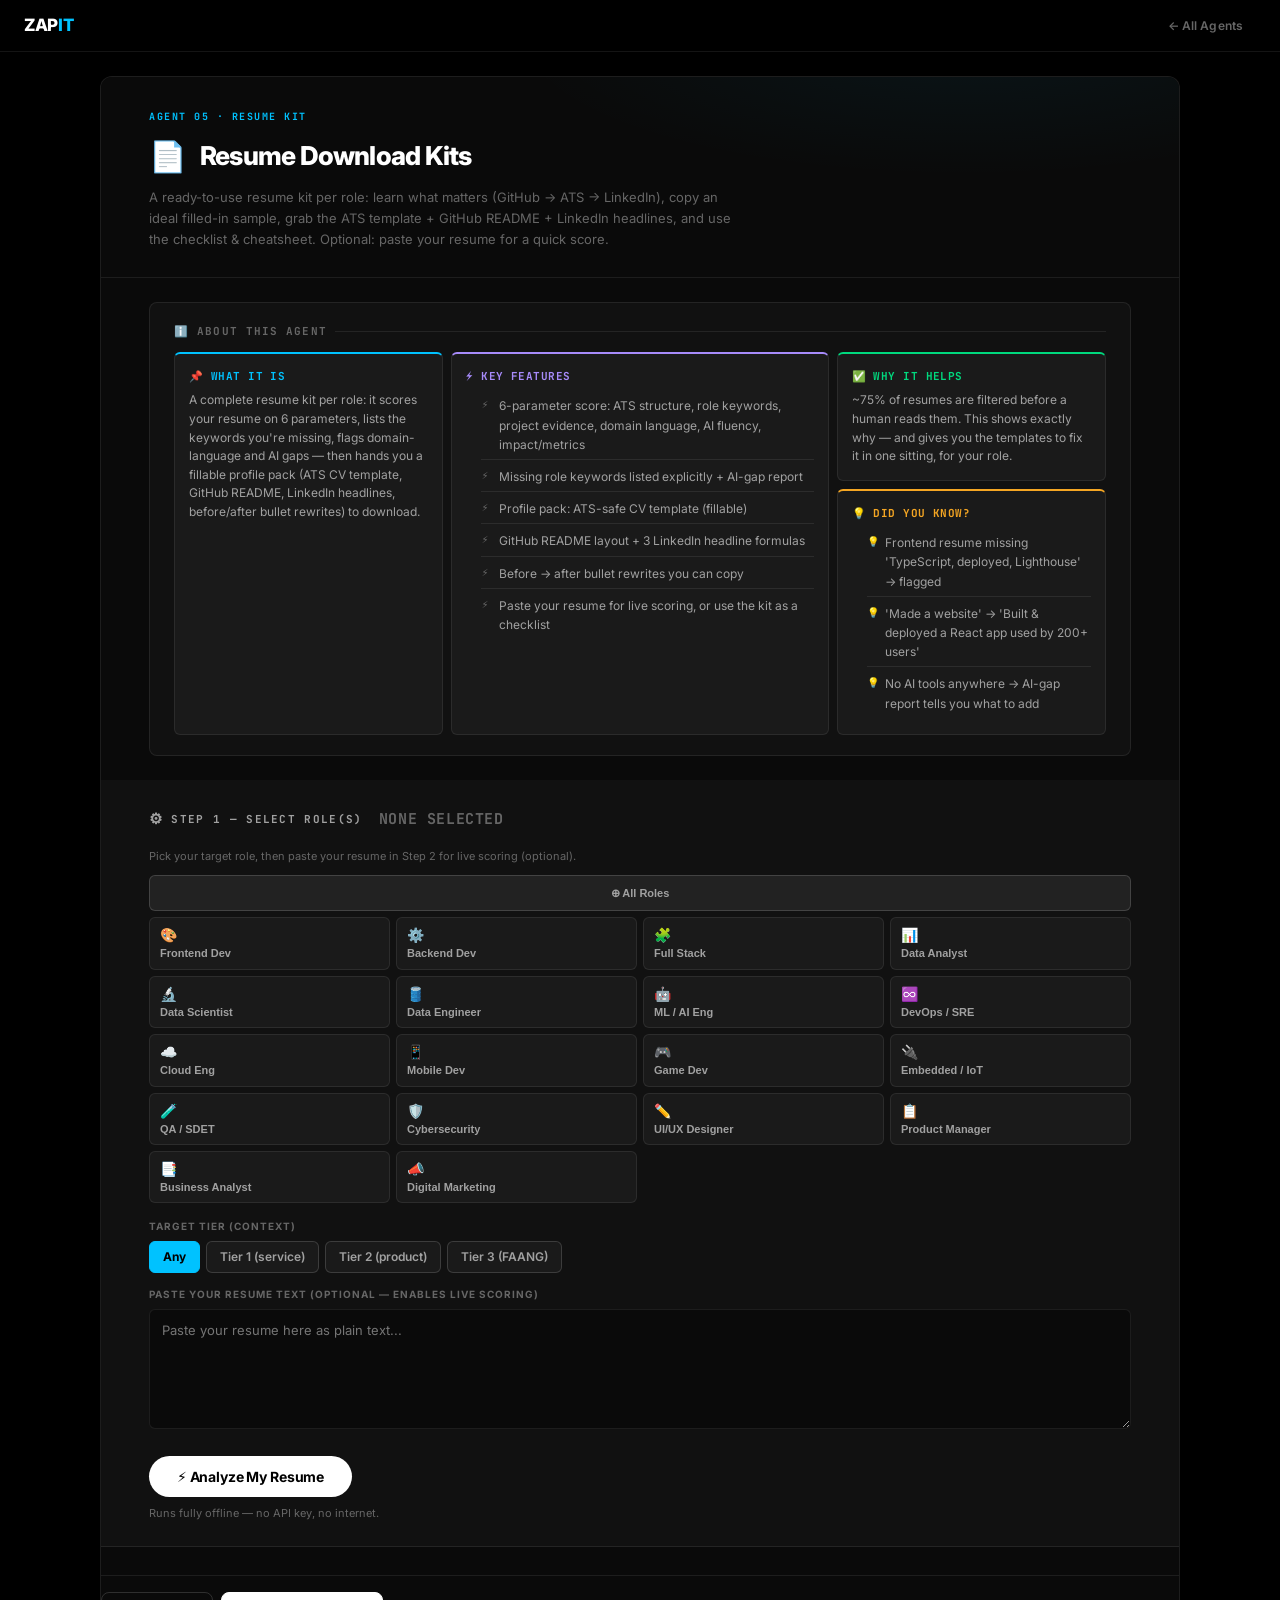
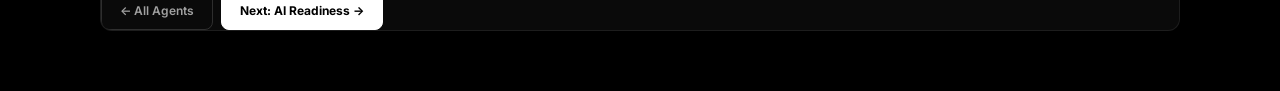
<file: Zapit Marketplace/05_resumekit.html>
<!DOCTYPE html>
<html lang="en">
<head>
<meta charset="UTF-8"><meta name="viewport" content="width=device-width,initial-scale=1.0">
<title>Resume Download Kits — ZAP IT</title>
<link rel="stylesheet" href="_shared.css">
<style>.role-report{border:2px solid var(--border);border-top:4px solid var(--cyan);border-radius:8px;padding:24px;margin:16px 0}.tab-wrap{margin-top:4px}</style>
</head>
<body>
<div class="topbar">
  <a href="index.html" class="brand">ZAP<em>IT</em></a>
  <div class="topbar-right"><a href="index.html" class="tbtn">← All Agents</a></div>
</div>
<div class="wrap">
  <div class="agent-hdr">
    <div class="step-tag">AGENT 05 · RESUME KIT</div>
    <div class="title-row"><div class="agent-ico">&#128196;</div><div><h1>Resume Download Kits</h1></div></div>
    <div class="agent-desc">A ready-to-use resume kit per role: learn what matters (GitHub → ATS → LinkedIn), copy an ideal filled-in sample, grab the ATS template + GitHub README + LinkedIn headlines, and use the checklist & cheatsheet. Optional: paste your resume for a quick score.</div>
  </div>
  <div class="agent-info" id="info"></div>
  <div class="config-panel">
    <div class="config-panel-title"><span>&#9881;</span> Step 1 — Select Role(s) <span class="rolecount" data-rolecount style="margin-left:8px">none selected</span></div>
    <div class="step-note">Pick your target role, then paste your resume in Step 2 for live scoring (optional).</div>
    <div id="carryBanner"></div>
    <div class="role-grid" id="roleGrid"></div>
    <div class="cgrp" style="margin-top:16px"><label>Target tier (context)</label><div class="copts" id="g_tier"><div class="copt active">Any</div><div class="copt">Tier 1 (service)</div><div class="copt">Tier 2 (product)</div><div class="copt">Tier 3 (FAANG)</div></div></div>
<div class="cgrp" style="margin-top:14px"><label>Paste your resume text (optional — enables live scoring)</label><textarea id="resumeText" class="zta" placeholder="Paste your resume here as plain text..."></textarea></div>
    <button class="run-btn" id="run-btn">&#9889; Analyze My Resume</button>
    <div class="run-note">Runs fully offline — no API key, no internet.</div>
  </div>
  <div class="report-wrap" id="report-wrap">
    <div style="display:flex;gap:8px;flex-wrap:wrap;margin-bottom:18px">
      <button class="dl-btn" id="dl-btn">&#11015; Download (.txt)</button>
      <button class="nfbtn" onclick="window.print()">&#128424; Print</button>
    </div>
    <div id="reports-container"></div>
  </div>
  <div class="nav-footer">
    <a class="nfbtn" href="index.html">← All Agents</a>
    <a class="nfbtn primary" href="06_aireadiness.html">Next: AI Readiness &rarr;</a>
  </div>
</div>
<script src="_engine.js"></script>
<script src="_skills.js"></script>
<script>
/* Agent 5 — Resume Intelligence Analyzer. Offline keyword analysis. */
var AI_WORDS=["ai","ml","machine learning","chatgpt","gpt","copilot","llm","rag","prompt","langchain","hugging face","openai","gemini","vector","embedding","generative","automation","pandas","tensorflow","pytorch"];
var ACTION_VERBS=["built","shipped","deployed","designed","led","improved","reduced","increased","automated","launched","created","optimized","developed","implemented","delivered","owned","scaled"];
var DOMAIN_WORDS=["fintech","payments","upi","healthcare","saas","b2b","e-commerce","marketplace","logistics","edtech","compliance","reconciliation","funnel","retention","churn","roas"];
function has(t,w){return t.indexOf(w)>-1;}
function pct(a,b){return b?Math.round(a/b*100):0;}
var AGENT={
  unit:'role', dlname:'zapit_resume_kit.txt',
  info:{
    what:"A complete resume kit per role: it scores your resume on 6 parameters, lists the keywords you're missing, flags domain-language and AI gaps — then hands you a fillable profile pack (ATS CV template, GitHub README, LinkedIn headlines, before/after bullet rewrites) to download.",
    why:"~75% of resumes are filtered before a human reads them. This shows exactly why — and gives you the templates to fix it in one sitting, for your role.",
    features:["6-parameter score: ATS structure, role keywords, project evidence, domain language, AI fluency, impact/metrics","Missing role keywords listed explicitly + AI-gap report","Profile pack: ATS-safe CV template (fillable)","GitHub README layout + 3 LinkedIn headline formulas","Before → after bullet rewrites you can copy","Paste your resume for live scoring, or use the kit as a checklist"],
    examples:["Frontend resume missing 'TypeScript, deployed, Lighthouse' → flagged","'Made a website' → 'Built & deployed a React app used by 200+ users'","No AI tools anywhere → AI-gap report tells you what to add"]
  },
  selector:{type:'roles',multi:true,allLabel:'All Roles'},
  report:function(roles){
    var el=document.getElementById('resumeText');
    var txt=((el&&el.value)||'').toLowerCase();
    var c=document.getElementById('reports-container');
    var mode=txt.replace(/\s/g,'').length>40?'scored':'framework';
    var html='<div class="step-note">'+(mode==='scored'?'Analyzed your pasted resume':'Download-kit mode — grab the templates below, or paste your resume in Step 2 for an optional live score')+' &nbsp; '+ZAP.indic('Offline resume kit')+'</div>';
    
    html+='<div class="report-panel" id="rpanel-role">';
    if(roles.length===1){
      html+=renderResumeKit(roles[0], txt, mode);
    } else {
      html+='<div class="report-sub-tabs">';
      roles.forEach(function(rn,i){
        html+='<button class="rsub'+(i===0?' active':'')+'" onclick="switchRoleTab('+i+')">'+ZAP.esc(rn)+'</button>';
      });
      html+='</div>';
      roles.forEach(function(rn,i){
        html+='<div class="role-panel'+(i===0?' active':'')+'" id="rp-'+i+'">';
        html+=renderResumeKit(rn, txt, mode);
        html+='</div>';
      });
    }
    html+='</div>';
    
    html+=ZAP.closeout((mode==='scored'?leadRec5(roles[0],txt):[]).concat(RECS), {href:'06_aireadiness.html',label:'Agent 06 · AI Readiness',desc:'Resume kit ready? Check your AI-readiness signal next — your role carries over.'}, window.__TK||DEFAULT_TK);
    c.innerHTML=html;
  },
  dltext:function(roles){
    var rn=roles[0]; var s=ZAP.SKILLS[rn]||{primary:[],secondary:[]};
    var top=(s.primary||[]).slice(0,3).map(function(x){return x.n;});
    var skills=(s.primary||[]).concat(s.secondary||[]).slice(0,8).map(function(x){return x.n;}).join(' → ');
    var L='='.repeat(48);
    var t='ZAP IT — RESUME DOWNLOAD KIT\n'+L+'\nRole: '+rn+'\n\n';
    t+='[ 6-PARAMETER RUBRIC ]\n'+L+'\n1. ATS structure — EXPERIENCE / EDUCATION / SKILLS / PROJECTS, single column\n2. Role keywords — '+(top.join(', ')||'core skills')+' present\n3. Project evidence — live links + GitHub + the word "deployed"\n4. Domain language — your target industry vocabulary\n5. AI fluency — at least one AI tool/project listed\n6. Impact / metrics — action verb + a number on every bullet\n\n';
    t+='[ ATS CV TEMPLATE ]\n'+L+'\n[YOUR NAME]\n'+rn+' → [City] → [email] → [GitHub] → [LinkedIn]\n\nSUMMARY\n'+rn+' focused on '+(top.join(', ')||'[core skills]')+'. Built and deployed [N] projects. Looking for [target].\n\nSKILLS\n'+skills+'\n\nPROJECTS\n- [Project] — built with '+(top[0]||'[stack]')+'. [Result/metric]. [Live URL] → [GitHub]\n- [Project 2] — [what] using [stack]. [Result].\n\nEXPERIENCE / INTERNSHIPS\n- [Role] @ [Org] — [what you did] -> [measurable result].\n\nEDUCATION\n[Degree], [College], [Year] → [CGPA if strong]\n\n';
    t+='[ GITHUB README ]\n'+L+'\n### Hi, I\'m [Name]\n'+rn+' → '+(top.join(' / ')||'[skills]')+'\n\nPinned Projects\n- [Project] — '+(top[0]||'[skill]')+' → [live link] → [repo]\n- [Project 2] — [stack] → [live link]\nSkills: '+(top.join(', ')||'[skills]')+'\nReach me: [email] → [LinkedIn]\n\n';
    t+='[ LINKEDIN HEADLINES — pick one ]\n'+L+'\n- '+rn+' → '+(top.slice(0,2).join('/')||'[skills]')+' → [N] deployed projects\n- Aspiring '+rn+' | Building with '+(top[0]||'[skill]')+' | Open to opportunities\n- '+rn+' | '+(top.join(', ')||'[skills]')+' | [College] \'[YY]\n\n';
    t+='[ BULLET REWRITES: before -> after ]\n'+L+'\n- Made a website -> Built & deployed a '+(top[0]||'web')+' app used by 200+ users\n- Worked on a team project -> Owned the [feature]; cut [metric] by 30%\n- Knows '+(top[0]||'X')+' -> Built 2 projects with '+(top[0]||'X')+' — [live links]\n- Did an internship -> Shipped [feature] in [N] weeks -> [measurable result]\n';
    return t;
  }
};
window.switchRoleTab=function(idx){
  document.querySelectorAll('.role-panel').forEach(function(p,i){ p.classList.toggle('active',i===idx); });
  document.querySelectorAll('.rsub').forEach(function(b,i){ b.classList.toggle('active',i===idx); });
};
window.switchSTab=function(btn,id){
  var nav=btn.parentNode;
  var content=nav.nextElementSibling;
  nav.querySelectorAll('.s-tab').forEach(function(b){b.classList.remove('active');});
  btn.classList.add('active');
  content.querySelectorAll('.s-panel').forEach(function(p){p.classList.remove('active');});
  var t=document.getElementById(id); if(t) t.classList.add('active');
};
var DEFAULT_TK=['<b>GitHub, ATS-safe format and LinkedIn</b> are the three things every fresher resume must nail.','Download a template below and <b>fill it with YOUR projects</b> — don\'t start from a blank page.','Every bullet = <b>action verb + a number</b>. That\'s the single fastest score lift.'];
function mustHaves(){
  var items=[
    ['','GitHub','Recruiters click it before they call you','Pin 2–3 deployed projects with clean READMEs. <a class="zlink" href="https://github.com/new" target="_blank" rel="noopener">Make a repo →</a>'],
    ['','ATS-safe format','75% of resumes are rejected by robots first','Single column, standard headings, no tables/photos. <a class="zlink" href="https://docs.google.com/document/u/0/" target="_blank" rel="noopener">Use a plain Google Doc →</a>'],
    ['','LinkedIn','Where recruiters search for you','Strong headline + the same keywords as your resume. <a class="zlink" href="https://www.linkedin.com/in/me/edit/intro/" target="_blank" rel="noopener">Edit headline →</a>']
  ];
  return '<h2 class="sec" style="margin-top:8px">Learn First — The 3 Must-Haves <span class="sec-tip">what matters, why, and how to do it</span></h2>'+
    '<div class="info-grid4" style="grid-template-columns:1fr 1fr 1fr">'+items.map(function(it){
      return '<div class="info-card what"><div class="ic-label">'+it[0]+' '+ZAP.esc(it[1])+'</div><p><b>Why:</b> '+it[2]+'<br><b>How:</b> '+it[3]+'</p></div>';
    }).join('')+'</div>';
}
function resumeCheat(){
  return ZAP.cheatCard('ATS Resume Cheatsheet — do these 8 things',[
    'Save as <b>PDF</b>, named <code>Firstname_Role.pdf</code>',
    '<b>Single column</b>, no tables, no photo, no graphics',
    'Standard headings: <b>SUMMARY → SKILLS → PROJECTS → EXPERIENCE → EDUCATION</b>',
    'Mirror the <b>exact skill words</b> from the job post (only the true ones)',
    'Every project has a <b>live link + GitHub</b> and the word "deployed"',
    'Every bullet = <b>verb + what + number</b> (e.g. "cut load time by 40%")',
    'Add one <b>AI project</b> (even small) — it\'s now a filter',
    'One page for freshers. Proofread twice.'
  ]);
}
function idealSample(rn){
  var s=ZAP.SKILLS[rn]||{primary:[],secondary:[]}; var top=(s.primary||[]).slice(0,3).map(function(x){return x.n;});
  var sk=(s.primary||[]).concat(s.secondary||[]).slice(0,8).map(function(x){return x.n;}).join(' → ')||'[skills]';
  var body='<div class="sample-resume"><h5>AARAV SHARMA</h5>'+ZAP.esc(rn)+' → Bengaluru → aarav@email.com → github.com/aarav → linkedin.com/in/aarav'+
    '<div class="rs-sec"><div class="rs-ttl">Summary</div>'+ZAP.esc(rn)+' focused on '+ZAP.esc(top.join(', ')||'[core skills]')+'. Built and deployed 2 live projects. Seeking a fresher '+ZAP.esc(rn)+' role.</div>'+
    '<div class="rs-sec"><div class="rs-ttl">Skills</div>'+ZAP.esc(sk)+'</div>'+
    '<div class="rs-sec"><div class="rs-ttl">Projects</div>" TaskFlow — built with '+ZAP.esc(top[0]||'[stack]')+'; <b>deployed</b> on Vercel, used by <b>200+</b> users. Live: taskflow.vercel.app → GitHub<br>" DataView — '+ZAP.esc(top[1]||'dashboard')+' app; cut report time by <b>60%</b>. Live link → GitHub</div>'+
    '<div class="rs-sec"><div class="rs-ttl">Experience / Internships</div>" Intern @ StartupX — shipped the [feature] in 6 weeks → +15% signups.</div>'+
    '<div class="rs-sec"><div class="rs-ttl">Education</div>B.Tech CSE, [College], 2026 → CGPA 8.1</div></div>';
  return ZAP.sampleReport('ideal '+rn+' resume (filled example to copy)', body);
}
function roleKeywords(rn){var s=ZAP.SKILLS[rn]||{primary:[],secondary:[],tools:[],tech:[]};return s.primary.concat(s.secondary,s.tools,s.tech).map(function(x){return x.n;});}
function param(label,score,note,cls){
  return '<div class="skill-row"><div><b>'+label+'</b><div style="font-size:11px;color:var(--slate-light)">'+ZAP.esc(note)+'</div></div>'+ZAP.ratingBar(score,cls)+'<div style="text-align:right;font-weight:800;color:var(--navy)">'+score+'%</div></div>';
}
var PARAM_NAMES=['ATS structure','Role keyword match','Project evidence','Domain language','AI fluency','Impact / metrics'];
function scoreResume(rn,txt){
  var kws=roleKeywords(rn);
  var found=kws.filter(function(k){return has(txt,k.toLowerCase().split(' (')[0].split('/')[0].toLowerCase());});
  var missing=kws.filter(function(k){return found.indexOf(k)<0;});
  var sections=["experience","education","skills","project"].filter(function(s){return has(txt,s);});
  var ats=pct(sections.length,4);
  var kw=Math.min(100,pct(found.length,Math.max(8,Math.round(kws.length*0.6))));
  var evid=Math.min(100,(has(txt,"http")?40:0)+(has(txt,"github")?25:0)+(has(txt,"deployed")||has(txt,"live")?35:0));
  var dom=Math.min(100,DOMAIN_WORDS.filter(function(w){return has(txt,w);}).length*20);
  var ai=Math.min(100,AI_WORDS.filter(function(w){return has(txt,w);}).length*16);
  var metrics=Math.min(100,((txt.match(/\d+%/g)||[]).length*25)+(ACTION_VERBS.filter(function(w){return has(txt,w);}).length*8));
  var arr=[ats,kw,evid,dom,ai,metrics];
  return {ats:ats,kw:kw,evid:evid,dom:dom,ai:ai,metrics:metrics,arr:arr,overall:Math.round(arr.reduce(function(a,b){return a+b;},0)/6),found:found,missing:missing,sections:sections,aiList:AI_WORDS.filter(function(w){return has(txt,w);})};
}
function weakestParam(sc){ var min=101,idx=0; sc.arr.forEach(function(v,i){ if(v<min){min=v;idx=i;} }); return {name:PARAM_NAMES[idx],score:min}; }
function glance5(rn,txt){
  var sc=scoreResume(rn,txt); var w=weakestParam(sc);
  var cls=sc.overall>=70?'vh-green':sc.overall>=45?'vh-amber':'vh-red';
  var hero='<div class="verdict-hero '+cls+'"><div class="vh-lbl">RESUME SCORE → '+ZAP.esc(rn)+'</div><div class="vh-val">'+sc.overall+'%</div><div class="vh-sub">'+(sc.overall>=70?'Strong — clears most filters':sc.overall>=45?'Needs work — fixable gaps below':'At risk — likely filtered before a human reads it')+'</div></div>';
  var cells=[
    {l:'WEAKEST AREA',v:w.name,s:w.score+'% — fix this first'},
    {l:'ROLE KEYWORDS',v:sc.found.length+' found',s:sc.missing.length+' missing (listed below)'},
    {l:'AI SIGNAL',v:sc.ai>=50?'present':'weak',s:sc.aiList.length?sc.aiList.slice(0,3).join(', '):'add an AI project'},
    {l:'EVIDENCE',v:sc.evid>=50?'good':'thin',s:has(txt,'deployed')||has(txt,'live')?'deploy mentioned':'no deploy signal'}
  ];
  var glance='<div class="glance">'+cells.map(function(c){return '<div class="g-cell"><div class="g-lbl">'+c.l+'</div><div class="g-val">'+ZAP.esc(c.v)+'</div><div class="g-sub">'+ZAP.esc(c.s)+'</div></div>';}).join('')+'</div>';
  var tk=['Fix your weakest area first: <b>'+ZAP.esc(w.name)+'</b> ('+w.score+'%).','Add the <b>'+sc.missing.length+' missing role keywords</b> (only the true ones) to clear ATS.','Every bullet should be <b>action verb + number</b> — that\'s the single fastest score lift.'];
  window.__TK=tk; return hero+glance;
}
function leadRec5(rn,txt){
  var sc=scoreResume(rn,txt); var w=weakestParam(sc);
  return [{t:'Your lowest score is "'+w.name+'" ('+w.score+'%) — fix this first',b:'It\'s dragging your overall score the most. '+(w.name==='Role keyword match'?'Add the missing role keywords listed below.':w.name==='Project evidence'?'Add live links + GitHub + the word "deployed".':w.name==='Impact / metrics'?'Rewrite bullets as action verb + a number.':w.name==='AI fluency'?'Add one AI tool/project and list it.':w.name==='Domain language'?'Weave in your target industry\'s vocabulary.':'Use standard EXPERIENCE / SKILLS / PROJECTS sections.')}];
}
function aiGap(ai,aiList){
  var missing=["A project that uses an AI/LLM tool","Prompt-engineering or RAG mention","An automation you built with AI","AI tools listed in your skills (e.g. Copilot, ChatGPT, LangChain)"];
  return '<h3 class="sub" style="margin-top:14px">> AI-Gap Report</h3><div class="'+(ai>=50?'success-box':'risk')+'" style="margin-top:4px"><div class="lbl">'+(ai>=50?'AI SIGNAL: PRESENT':'AI SIGNAL: WEAK')+'</div>'+(ai>=50?'<p>Your resume shows AI fluency ('+aiList.slice(0,4).join(', ')+'). Keep one AI project front and center.</p>':'<div class="body">Companies increasingly filter for AI-aware candidates. Add:</div><ul class="checklist">'+missing.map(function(m){return '<li><span class="chk"></span><span>'+ZAP.esc(m)+'</span></li>';}).join('')+'</ul>')+'</div>';
}
function renderResumeKit(rn, txt, mode){
  var s=ZAP.SKILLS[rn]||{primary:[],secondary:[],tools:[],tech:[]};
  var top=(s.primary||[]).slice(0,3).map(function(x){return x.n;});
  var sk=(s.primary||[]).concat(s.secondary||[]).slice(0,8).map(function(x){return x.n;}).join(' → ')||'[skills]';

  var idealCV='<div class="sample-resume"><h5>AARAV SHARMA</h5>'+ZAP.esc(rn)+' → Bengaluru → aarav@email.com → github.com/aarav → linkedin.com/in/aarav'+
    '<div class="rs-sec"><div class="rs-ttl">Summary</div>'+ZAP.esc(rn)+' focused on '+ZAP.esc(top.join(', ')||'[core skills]')+'. Built and deployed 2 live projects. Seeking a fresher '+ZAP.esc(rn)+' role.</div>'+
    '<div class="rs-sec"><div class="rs-ttl">Skills</div>'+ZAP.esc(sk)+'</div>'+
    '<div class="rs-sec"><div class="rs-ttl">Projects</div>" TaskFlow — built with '+ZAP.esc(top[0]||'[stack]')+'; <b>deployed</b> on Vercel, used by <b>200+</b> users. Live: taskflow.vercel.app → GitHub<br>" DataView — '+ZAP.esc(top[1]||'dashboard')+' app; cut report time by <b>60%</b>. Live link → GitHub</div>'+
    '<div class="rs-sec"><div class="rs-ttl">Experience / Internships</div>" Intern @ StartupX — shipped the [feature] in 6 weeks → +15% signups.</div>'+
    '<div class="rs-sec"><div class="rs-ttl">Education</div>B.Tech CSE, [College], 2026 → CGPA 8.1</div></div>';

  var fillableCV='<div class="sample-resume"><h5>[YOUR NAME]</h5>'+ZAP.esc(rn)+' → [City] → [email] → [GitHub] → [LinkedIn]'+
    '<div class="rs-sec"><div class="rs-ttl">Summary</div>'+ZAP.esc(rn)+' focused on '+ZAP.esc(top.join(", ")||'[core skills]')+'. Built and deployed [N] projects. Looking for [target].</div>'+
    '<div class="rs-sec"><div class="rs-ttl">Skills</div>'+ZAP.esc((s.primary||[]).concat(s.secondary||[]).slice(0,8).map(function(x){return x.n;}).join(" → "))+'</div>'+
    '<div class="rs-sec"><div class="rs-ttl">Projects</div>- [Project] — built with '+ZAP.esc(top[0]||'[stack]')+'. [Result/metric]. [Live URL] → [GitHub]<br>- [Project 2] — [what] using [stack]. [Result].</div>'+
    '<div class="rs-sec"><div class="rs-ttl">Experience / Internships</div>- [Role] @ [Org] — [what you did] → [measurable result].</div>'+
    '<div class="rs-sec"><div class="rs-ttl">Education</div>[Degree], [College], [Year] → [CGPA if strong]</div></div>';

  var readme='<div class="sample-resume">### Hi, I\'m [Name] <br>'+ZAP.esc(rn)+' → '+ZAP.esc(top.join(" / ")||'[skills]')+'<br><br>**Pinned Projects**<br>- [Project] — '+ZAP.esc(top[0]||'[skill]')+' → [live link] → [repo]<br>- [Project 2] — [stack] → [live link]<br><br>**Skills:** '+ZAP.esc(top.join(", ")||'[skills]')+'<br>**Reach me:** [email] → [LinkedIn]</div>';
  var heads='<ul class="checklist"><li><span class="chk"></span><span>'+ZAP.esc(rn)+' → '+ZAP.esc(top.slice(0,2).join("/")||'[skills]')+' → [N] deployed projects</span></li>'+
    '<li><span class="chk"></span><span>Aspiring '+ZAP.esc(rn)+' | Building with '+ZAP.esc(top[0]||'[skill]')+' | Open to opportunities</span></li>'+
    '<li><span class="chk"></span><span>'+ZAP.esc(rn)+' | '+ZAP.esc(top.join(", ")||'[skills]')+' | [College] \'[YY]</span></li></ul>';
  var ba=ZAP.table(['WEAK (before)','STRONG (after)'],[
    ['Made a website','Built &amp; <b>deployed</b> a '+ZAP.esc(top[0]||'web')+' app used by <b>200+</b> users'],
    ['Worked on a team project','<b>Owned</b> the [feature]; <b>cut</b> [metric] by <b>30%</b>'],
    ['Knows '+ZAP.esc(top[0]||'X'),'Built 2 projects with '+ZAP.esc(top[0]||'X')+' — [live links]'],
    ['Did an internship','Shipped [feature] in [N] weeks → [measurable result]']
  ]);

  var sc=scoreResume(rn,txt);
  var w=weakestParam(sc);

  // Bento snapshot
  var hcls=mode==='scored'?(sc.overall>=70?'vh-green':sc.overall>=45?'vh-amber':'vh-red'):'vh-cyan';
  var verdict = '<div class="verdict-col">' +
    '<div class="verdict-hero ' + hcls + '">' +
      '<div class="vh-lbl">RESUME STATUS</div>' +
      '<div class="vh-val">' + (mode==='scored'?sc.overall+'%':'PREP KIT') + '</div>' +
      '<div class="vh-sub">' + (mode==='scored'?(sc.overall>=70?'Strong — clears filters':sc.overall>=45?'Fixable gaps':'At risk — likely filtered'):'Framework template &amp; checklists ready.') + '</div>' +
    '</div>' +
  '</div>';

  var cells=mode==='scored'?[
    {l:'WEAKEST AREA',v:w.name,s:w.score+'% — fix first'},
    {l:'ROLE KEYWORDS',v:sc.found.length+' found',s:sc.missing.length+' missing'},
    {l:'AI SIGNAL',v:sc.ai>=50?'present':'weak',s:sc.aiList.length?sc.aiList.slice(0,2).join(', '):'add AI project'},
    {l:'EVIDENCE',v:sc.evid>=50?'good':'thin',s:has(txt,'deployed')?'deploy mentioned':'no deploy signal'}
  ]:[
    {l:'TARGET ROLE',v:rn,s:'ready for templates'},
    {l:'MUST-HAVES',v:'3 Items',s:'GitHub + ATS + LinkedIn'},
    {l:'CV FORMAT',v:'Single Column',s:'no tables/photos'},
    {l:'PREP METHOD',v:'Verbs + Metrics',s:'fastest score lift'}
  ];
  
  var kpi_row = ZAP.kpiRow(cells.map(function(c){
    return {lbl: c.l, val: c.v, sub: c.s, cls: mode==='scored'?'trend':'pos'};
  }));
  var bento = '<div class="bento-snapshot">' + verdict + '<div class="data-col">' + kpi_row + '</div></div>';

  var id = rn.replace(/\s+/g,'_').replace(/[^a-zA-Z0-9_]/g,'');
  var scorePanel = mode==='scored'?(
    '<div class="s-panel active" id="'+id+'-score">'+
      '<h3 class="sub" style="margin-top:0">6-Parameter Analysis</h3><div class="bar-wrap" style="padding:4px 0">'+
      param('1 → ATS structure',sc.ats,sc.sections.length+'/4 standard sections detected','must')+
      param('2 → Role keyword match',sc.kw,sc.found.length+' of your role keywords found','imp')+
      param('3 → Project evidence',sc.evid,(has(txt,'http')?'links present':'no links')+' → '+(has(txt,'deployed')||has(txt,'live')?'deploy mentioned':'no deploy signal'),'good')+
      param('4 → Domain language',sc.dom,'industry vocabulary signal','good')+
      param('5 → AI fluency',sc.ai,sc.aiList.length?('found: '+sc.aiList.slice(0,5).join(', ')):'no AI signal detected','learn')+
      param('6 → Impact / metrics',sc.metrics,'numbers + strong action verbs','learn')+'</div>'+
      '<h3 class="sub" style="margin-top:14px"> Missing Role Keywords <span class="htip">add the true ones to your resume</span></h3>'+
      (sc.missing.length?'<p style="font-size:13px">'+sc.missing.slice(0,16).map(function(k){return '<span class="tag trd" style="margin:2px">'+ZAP.esc(k)+'</span>';}).join(' ')+'</p>':'<p class="success-box" style="padding:10px">Great coverage — most role keywords are present.</p>')+
      aiGap(sc.ai,sc.aiList)+
    '</div>'
  ):(
    '<div class="s-panel active" id="'+id+'-score">'+
      '<h3 class="sub" style="margin-top:0">The 6 ATS Parameters</h3><ul class="checklist">'+
      ["ATS structure — clear EXPERIENCE / EDUCATION / SKILLS / PROJECTS sections, no tables/columns","Role keywords — the right skill terms present (bank below)","Project evidence — live links + GitHub + 'deployed'","Domain language — words from your target industry","AI fluency — at least one AI tool/project","Impact / metrics — numbers and strong action verbs"].map(function(p){return '<li><span class="chk"></span><span>'+ZAP.esc(p)+'</span></li>';}).join('')+'</ul>'+
      '<h3 class="sub" style="margin-top:12px"> Keyword Bank for '+ZAP.esc(rn)+'</h3><p>'+roleKeywords(rn).slice(0,14).map(function(k){return '<span class="tag tc" style="margin:2px">'+ZAP.esc(k)+'</span>';}).join(' ')+'</p>'+
      aiGap(0,[])+
    '</div>'
  );

  var deepDive = '<div class="deep-dive">' +
    '<aside class="sidebar-nav">' +
      '<button class="s-tab active" onclick="switchSTab(this, \''+id+'-score\')">📊 Score &amp; Keywords</button>' +
      '<button class="s-tab" onclick="switchSTab(this, \''+id+'-cv\')">📄 CV Template</button>' +
      '<button class="s-tab" onclick="switchSTab(this, \''+id+'-profile\')">📝 Profile Pack</button>' +
      '<button class="s-tab" onclick="switchSTab(this, \''+id+'-bullets\')">🔄 Bullet Rewrites</button>' +
      '<button class="s-tab" onclick="switchSTab(this, \''+id+'-ideal\')">🎓 Ideal Sample CV</button>' +
      '<button class="s-tab" onclick="switchSTab(this, \''+id+'-cheatsheet\')">📋 Checklists &amp; Cheats</button>' +
    '</aside>' +
    '<div class="sidebar-content">' +
      scorePanel +
      '<div class="s-panel" id="'+id+'-cv">' +
        '<h3 class="sub" style="margin-top:0">Fillable ATS-Safe CV Template</h3>' +
        '<p style="font-size:12px;color:var(--slate-light);margin-bottom:6px">ATS-safe: single column, standard sections, no tables/graphics.</p>'+fillableCV +
      '</div>' +
      '<div class="s-panel" id="'+id+'-profile">' +
        '<h3 class="sub" style="margin-top:0">GitHub Profile README Template</h3>' + readme +
        '<h3 class="sub" style="margin-top:20px">LinkedIn Headlines</h3><p style="font-size:12px;color:var(--slate-light);margin-bottom:6px">Pick the headline that fits — tap to check off.</p>' + heads +
      '</div>' +
      '<div class="s-panel" id="'+id+'-bullets">' +
        '<h3 class="sub" style="margin-top:0">Before → After Bullet Rewrites</h3>' + ba +
      '</div>' +
      '<div class="s-panel" id="'+id+'-ideal">' +
        '<h3 class="sub" style="margin-top:0">Filled-in Ideal Sample Resume</h3>' + idealCV +
      '</div>' +
      '<div class="s-panel" id="'+id+'-cheatsheet">' +
        resumeCheat() +
      '</div>' +
    '</div>' +
  '</div>';

  return '<div class="role-report" style="border:0;padding:0;">'+
    bento +
    deepDive +
    '</div>';
}
var RECS=[
  {t:"Add the missing role keywords — truthfully — and standard section headers",b:"Mirror the exact skill terms from the bank where they're real for you. Use plain EXPERIENCE/SKILLS/PROJECTS sections."},
  {t:"Rewrite bullets as metric + action verb",b:"Every bullet: strong verb + what + measurable result. This lifts the impact score and convinces humans too."},
  {t:"Add one AI project and list your AI tools",b:"Close the AI gap with a real project (even a small RAG/automation) and list the tools you actually used."}
];

/* ---- standard boot (identical across agents) ---- */
(function(){
  if(AGENT.info) ZAP.mountInfo('info', AGENT.info);
  var s=AGENT.selector||{type:'roles',multi:true};
  // chaining: restore role selection carried from a previous role-based agent
  var restore=[];
  if(s.type==='roles'){ var saved=ZAP.recall('roles'); if(saved&&saved.length){ restore=saved; ZAP.carryBanner('carryBanner', saved); } }
  if(s.type==='roles') ZAP.mountRoles('roleGrid', {multi:s.multi!==false, all:s.all!==false, allLabel:s.allLabel, restore:restore});
  else ZAP.mountChips('roleGrid', s.items||[], {multi:s.multi!==false, all:s.all!==false, allLabel:s.allLabel});
  // prefill resume textarea if one exists and we have remembered resume text
  var rt=document.getElementById('resumeText'); var savedResume=ZAP.recall('resume');
  if(rt&&savedResume&&!rt.value) rt.value=savedResume;
  // copt (Step 2) selection
  document.addEventListener('click', function(e){
    var o=e.target.closest && e.target.closest('.copt');
    if(o){ var g=o.parentNode; g.querySelectorAll('.copt').forEach(function(x){x.classList.remove('active');}); o.classList.add('active'); }
  });
  window.optVal=function(id){ var e=document.querySelector('#'+id+' .copt.active'); return e?e.textContent.trim():''; };
  function run(){
    var sel=ZAP.selected('roleGrid');
    if(!sel.length){ alert('Please select at least one '+(AGENT.unit||'role')+' first.'); return; }
    // chaining: remember role selection + any resume text for the next agent
    if(s.type==='roles'){ ZAP.remember('roles', sel); ZAP.remember('role', sel[0]); }
    var rtx=document.getElementById('resumeText'); if(rtx&&rtx.value&&rtx.value.replace(/\s/g,'').length>40) ZAP.remember('resume', rtx.value);
    ZAP.showReport();
    AGENT.report(sel);
    var dl=document.getElementById('dl-btn');
    if(dl) dl.onclick=function(){ ZAP.download(AGENT.dlname||'zapit_report.txt', AGENT.dltext?AGENT.dltext(sel):JSON.stringify(sel)); };
  }
  document.getElementById('run-btn').addEventListener('click', run);
})();
</script>
</body>
</html>
</file>
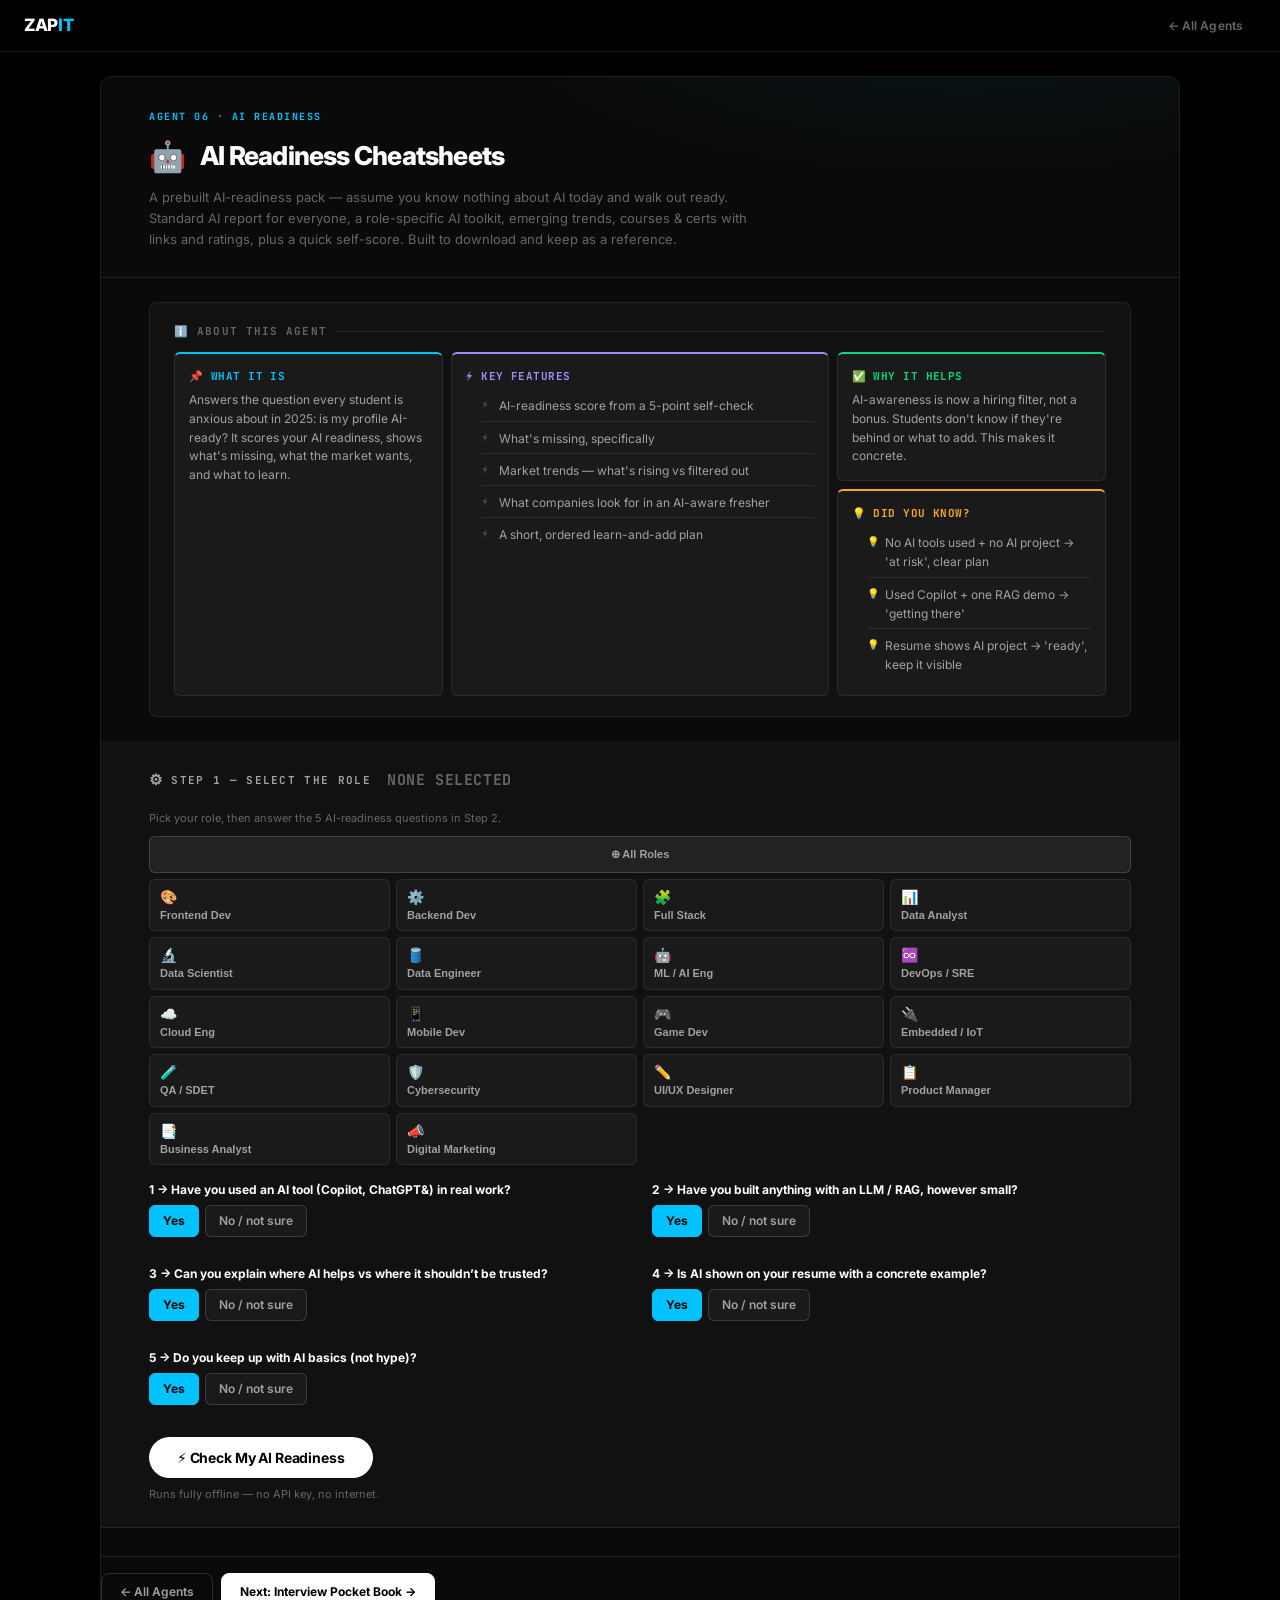
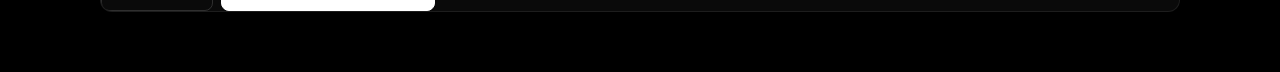
<file: Zapit Marketplace/06_aireadiness.html>
<!DOCTYPE html>
<html lang="en">
<head>
<meta charset="UTF-8"><meta name="viewport" content="width=device-width,initial-scale=1.0">
<title>AI Readiness Cheatsheets — ZAP IT</title>
<link rel="stylesheet" href="_shared.css">
<style>
.role-report{border:2px solid var(--border);border-top:4px solid var(--cyan);border-radius:8px;padding:24px;margin:16px 0}.tab-wrap{margin-top:4px}
.q-grid{display:grid;grid-template-columns:repeat(2,1fr);gap:16px 24px;margin-top:16px}
@media(max-width:768px){.q-grid{grid-template-columns:1fr}}
</style>
</head>
<body>
<div class="topbar">
  <a href="index.html" class="brand">ZAP<em>IT</em></a>
  <div class="topbar-right"><a href="index.html" class="tbtn">← All Agents</a></div>
</div>
<div class="wrap">
  <div class="agent-hdr">
    <div class="step-tag">AGENT 06 · AI READINESS</div>
    <div class="title-row"><div class="agent-ico">&#129302;</div><div><h1>AI Readiness Cheatsheets</h1></div></div>
    <div class="agent-desc">A prebuilt AI-readiness pack — assume you know nothing about AI today and walk out ready. Standard AI report for everyone, a role-specific AI toolkit, emerging trends, courses & certs with links and ratings, plus a quick self-score. Built to download and keep as a reference.</div>
  </div>
  <div class="agent-info" id="info"></div>
  <div class="config-panel">
    <div class="config-panel-title"><span>&#9881;</span> Step 1 — Select the Role <span class="rolecount" data-rolecount style="margin-left:8px">none selected</span></div>
    <div class="step-note">Pick your role, then answer the 5 AI-readiness questions in Step 2.</div>
    <div id="carryBanner"></div>
    <div class="role-grid" id="roleGrid"></div>
    <div class="q-grid">
      <div class="qgrp"><div class="ql">1 → Have you used an AI tool (Copilot, ChatGPT&) in real work?</div><div class="copts" id="g_a1"><div class="copt active" data-yes="1">Yes</div><div class="copt">No / not sure</div></div></div>
      <div class="qgrp"><div class="ql">2 → Have you built anything with an LLM / RAG, however small?</div><div class="copts" id="g_a2"><div class="copt active" data-yes="1">Yes</div><div class="copt">No / not sure</div></div></div>
      <div class="qgrp"><div class="ql">3 → Can you explain where AI helps vs where it shouldn’t be trusted?</div><div class="copts" id="g_a3"><div class="copt active" data-yes="1">Yes</div><div class="copt">No / not sure</div></div></div>
      <div class="qgrp"><div class="ql">4 → Is AI shown on your resume with a concrete example?</div><div class="copts" id="g_a4"><div class="copt active" data-yes="1">Yes</div><div class="copt">No / not sure</div></div></div>
      <div class="qgrp"><div class="ql">5 → Do you keep up with AI basics (not hype)?</div><div class="copts" id="g_a5"><div class="copt active" data-yes="1">Yes</div><div class="copt">No / not sure</div></div></div>
    </div>
    <button class="run-btn" id="run-btn">&#9889; Check My AI Readiness</button>
    <div class="run-note">Runs fully offline — no API key, no internet.</div>
  </div>
  <div class="report-wrap" id="report-wrap">
    <div style="display:flex;gap:8px;flex-wrap:wrap;margin-bottom:18px">
      <button class="dl-btn" id="dl-btn">&#11015; Download (.txt)</button>
      <button class="nfbtn" onclick="window.print()">&#128424; Print</button>
    </div>
    <div id="reports-container"></div>
  </div>
  <div class="nav-footer">
    <a class="nfbtn" href="index.html">← All Agents</a>
    <a class="nfbtn primary" href="07_interview.html">Next: Interview Pocket Book &rarr;</a>
  </div>
</div>
<script src="_engine.js"></script>
<script src="_skills.js"></script>
<script>
/* Agent 8 — AI Readiness Analyzer. */
function yesCount(ids){return ids.map(function(id){var e=document.querySelector('#'+id+' .copt.active');return e&&e.dataset.yes==='1'?1:0;}).reduce(function(a,b){return a+b;},0);}
var TRENDS=[
  ["Roles mentioning AI/LLM skills","→ rising sharply","up"],
  ["'AI-aware' as a screening filter","→ now common at Tier 2","up"],
  ["RAG / vector-DB experience asked for","→ rising","up"],
  ["Prompt-only 'AI roles' (no fundamentals)","→ being filtered out","down"],
  ["Pure manual workflows (no AI leverage)","→ declining","down"]
];
var WANT=["Used at least one AI tool in real work (Copilot, ChatGPT, etc.)","Built something with an LLM/RAG, however small","Can explain where AI helps vs where it shouldn't be trusted","Shows AI on the resume with a concrete example","Keeps up with what's new (basic awareness, not hype)"];
var LEARN=[
  ["Foundations","Understand what LLMs are, tokens, prompting basics","DeepLearning.AI short courses (free)"],
  ["Hands-on","Build 1 small RAG app over your own notes","LangChain / LlamaIndex quickstart"],
  ["Apply","Add an AI feature to an existing project","Your own GitHub"],
  ["Signal","List AI tools + the project on resume + LinkedIn","—"]
];
/* EMERGING TRENDS — beyond the basics (feedback: emerging trends) */
var EMERGING=[
  ["AI agents & tool-use","Apps that take actions, not just chat","→ hot"],
  ["RAG over company data","Answering from private docs","→ standard now"],
  ["Small / on-device models","Cheaper, private inference","→ rising"],
  ["AI coding assistants (Copilot/Cursor)","Expected day-1 skill","→ mainstream"],
  ["Prompt + eval discipline","Measuring AI quality, not vibes","→ rising"],
  ["Multimodal (image+text+voice)","One model, many inputs","→ rising"]
];
/* COURSES & CERTS with rating + link (feedback: give links + ratings) */
var AI_CERTS=[
  {n:"DeepLearning.AI — ChatGPT Prompt Engineering",r:5,note:"Free → do this first",u:"https://www.deeplearning.ai/short-courses/chatgpt-prompt-engineering-for-developers/"},
  {n:"DeepLearning.AI — LangChain for LLM Apps",r:5,note:"Free → build a RAG app",u:"https://www.deeplearning.ai/short-courses/"},
  {n:"Google — Generative AI Learning Path",r:4,note:"Free → broad foundation",u:"https://www.cloudskillsboost.google/paths/118"},
  {n:"Microsoft — Generative AI for Beginners",r:4,note:"Free → hands-on GitHub course",u:"https://microsoft.github.io/generative-ai-for-beginners/"},
  {n:"Hugging Face — NLP / LLM Course",r:4,note:"Free → deeper hands-on",u:"https://huggingface.co/learn"},
  {n:"AWS / Azure AI fundamentals cert",r:3,note:"Paid → good resume keyword",u:"https://learn.microsoft.com/en-us/credentials/certifications/azure-ai-fundamentals/"}
];
/* role-specific AI toolkit */
function aiToolkit(role){
  var generic=[["ChatGPT / Claude","Daily driver for drafting, explaining, debugging"],["GitHub Copilot / Cursor","AI pair-programmer in your editor"],["A RAG / vector tool","Answer questions from your own docs"]];
  var byRole={
    "Data Analyst":[["AI in SQL / spreadsheets","Generate queries & summaries"],["Python + pandas-ai","Chat with your data"]],
    "Data Scientist":[["Hugging Face models","Pretrained models to fine-tune"],["LangChain / LlamaIndex","Build LLM pipelines"]],
    "ML / AI Eng":[["PyTorch + Hugging Face","Train & serve models"],["Vector DBs (FAISS/Pinecone)","Retrieval for RAG"]],
    "Frontend Dev":[["Vercel AI SDK","Add AI chat to web apps"],["v0 / UI copilots","AI-assisted UI building"]],
    "Backend Dev":[["LLM APIs (OpenAI/Anthropic)","Wrap models behind your API"],["LangChain","Orchestrate AI calls"]],
    "Digital Marketing":[["AI copy + image tools","Generate & test creative fast"],["Analytics copilots","Faster reporting"]]
  };
  var rows=(byRole[role]||[]).concat(generic);
  return '<h3 class="sub" style="margin-top:14px">▶ Your AI Toolkit for '+ZAP.esc(role)+' <span class="htip">the AI tools to actually pick up for this role</span></h3>'+
    '<ul class="checklist">'+rows.map(function(t){return '<li><span class="chk"></span><span><b>'+ZAP.esc(t[0])+'</b> — '+ZAP.esc(t[1])+'</span></li>';}).join('')+'</ul>';
}
var AGENT={
  unit:'role', dlname:'zapit_ai_readiness.txt',
  info:{
    what:"Answers the question every student is anxious about in 2025: is my profile AI-ready? It scores your AI readiness, shows what's missing, what the market wants, and what to learn.",
    why:"AI-awareness is now a hiring filter, not a bonus. Students don't know if they're behind or what to add. This makes it concrete.",
    features:["AI-readiness score from a 5-point self-check","What's missing, specifically","Market trends — what's rising vs filtered out","What companies look for in an AI-aware fresher","A short, ordered learn-and-add plan"],
    examples:["No AI tools used + no AI project → 'at risk', clear plan","Used Copilot + one RAG demo → 'getting there'","Resume shows AI project → 'ready', keep it visible"]
  },
  selector:{type:'roles',multi:false,allLabel:'All Roles'},
  report:function(roles){
    var y=yesCount(['g_a1','g_a2','g_a3','g_a4','g_a5']);
    var anyAns=document.querySelector('.copt.active');
    var c=document.getElementById('reports-container');
    var score=y*20;
    var band=score>=80?['READY','demand','success-box']:score>=40?['GETTING THERE','pos','wow']:['AT RISK','supply','risk'];
    var role=roles[0]||'your role';
    
    // Bento Snapshot components
    var hcls=score>=80?'vh-green':score>=40?'vh-amber':'vh-red';
    var verdict = '<div class="verdict-col">' +
      '<div class="verdict-hero ' + hcls + '">' +
        '<div class="vh-lbl">AI READINESS</div>' +
        '<div class="vh-val">' + score + '%</div>' +
        '<div class="vh-sub">' + (score>=80?'READY — keep one AI project front &amp; centre':score>=40?'GETTING THERE — thin signal':'AT RISK — high-leverage gap') + '</div>' +
      '</div>' +
    '</div>';
    
    var kpis = ZAP.kpiRow([
      {lbl:'AI CHECKS PASSED', val:y+' / 5', sub:'yes answers', cls:'demand'},
      {lbl:'TOOLKIT ITEMS', val:'5+ Tools', sub:'role specific tools', cls:'pos'},
      {lbl:'COURSES READY', val:AI_CERTS.length+' courses', sub:'free + rated', cls:'trend'},
      {lbl:'PREP PLAN', val:'3 Steps', sub:'ordered modules', cls:'violet'}
    ]);
    
    var beginner = '<div class="beginner" style="margin:0"><div class="bg-tag">▶ NEW TO AI? START HERE</div><p><b>AI / LLM</b> = software that reads &amp; writes like a human. <b>RAG</b> = making AI answer from <i>your private docs</i>. <b>Prompt</b> = instructions you give it. Learn these to clear filters.</p></div>';
    var bento = '<div class="bento-snapshot">' + verdict + '<div class="data-col">' + kpis + beginner + '</div></div>';

    var id = role.replace(/\s+/g,'_').replace(/[^a-zA-Z0-9_]/g,'');
    var deepDive = '<div class="deep-dive">' +
      '<aside class="sidebar-nav">' +
        '<button class="s-tab active" onclick="switchSTab(this, \''+id+'-toolkit\')">🛠️ AI Toolkit</button>' +
        '<button class="s-tab" onclick="switchSTab(this, \''+id+'-checklist\')">📋 Gaps &amp; Checklist</button>' +
        '<button class="s-tab" onclick="switchSTab(this, \''+id+'-trends\')">📈 Market &amp; Emerging Trends</button>' +
        '<button class="s-tab" onclick="switchSTab(this, \''+id+'-courses\')">🎓 Courses &amp; Certs</button>' +
        '<button class="s-tab" onclick="switchSTab(this, \''+id+'-plan\')">📅 Learn &amp; Add Plan</button>' +
      '</aside>' +
      '<div class="sidebar-content">' +
        '<div class="s-panel active" id="'+id+'-toolkit">' +
          aiToolkit(role) +
        '</div>' +
        '<div class="s-panel" id="'+id+'-checklist">' +
          '<h3 class="sub" style="margin-top:0">What Companies Want <span class="htip">the standard AI-aware checklist</span></h3><ul class="checklist">'+WANT.map(function(w){return '<li><span class="chk"></span><span>'+ZAP.esc(w)+'</span></li>';}).join('')+'</ul>' +
        '</div>' +
        '<div class="s-panel" id="'+id+'-trends">' +
          '<h3 class="sub" style="margin-top:0">Market Trends '+ZAP.indic('Indicative')+'</h3><table class="t"><thead><tr><th>SIGNAL</th><th>DIRECTION</th></tr></thead><tbody>'+TRENDS.map(function(t){var col=t[2]==='up'?'var(--emerald)':'var(--crimson)';return '<tr><td><b>'+ZAP.esc(t[0])+'</b></td><td style="color:'+col+';font-weight:700">'+ZAP.esc(t[1])+'</td></tr>';}).join('')+'</tbody></table>' +
          '<h3 class="sub" style="margin-top:20px">▶ Emerging AI Trends <span class="htip">what\'s next — learn ahead of the curve</span></h3><table class="t"><thead><tr><th>TREND</th><th>WHAT IT MEANS</th><th class="c">SIGNAL</th></tr></thead><tbody>'+EMERGING.map(function(t){return '<tr><td><b>'+ZAP.esc(t[0])+'</b></td><td>'+ZAP.esc(t[1])+'</td><td class="c" style="color:var(--emerald);font-weight:700">'+ZAP.esc(t[2])+'</td></tr>';}).join('')+'</tbody></table>' +
        '</div>' +
        '<div class="s-panel" id="'+id+'-courses">' +
          '<h3 class="sub" style="margin-top:0">▶ Courses &amp; Certs <span class="htip">tap to open → — free ones first, rated by value</span></h3><div class="bar-wrap" style="padding:4px 0">'+AI_CERTS.map(function(x){return ZAP.skillLine({n:x.n,r:x.r,note:x.note},{prof:false});}).join('')+'</div>' +
        '</div>' +
        '<div class="s-panel" id="'+id+'-plan">' +
          '<h3 class="sub" style="margin-top:0">Your Learn &amp; Add Plan</h3><div class="tl3">'+LEARN.map(function(l,i){var cls=['d30','d60','d90','d30'][i];return '<div class="tl3-col"><div class="tl3-head '+cls+'">'+ZAP.esc(l[0])+'</div><div class="tl3-body"><div class="tl3-item">'+ZAP.esc(l[1])+'</div><div class="tl3-item" style="color:var(--slate-light)">'+ZAP.esc(l[2])+'</div></div></div>';}).join('')+'</div>' +
        '</div>' +
      '</div>' +
    '</div>';

    var html='<div class="step-note">AI readiness for '+ZAP.esc(role)+' &nbsp; '+ZAP.indic('Self-assessment + indicative market trends')+'</div>';
    html+=bento+deepDive;
    var TK=['You answered <b>'+y+' of 5</b> AI-readiness checks "yes".','AI-awareness is now a <b>screening filter</b>, not a bonus — close the unticked items.','One <b>small real AI project</b> beats any "familiar with AI" line.'];
    var leadAI = score>=80?[{t:'You\'re AI-ready ('+score+'%) — now make it visible',b:'Keep one AI project at the top of your resume and GitHub. Your edge is only useful if a recruiter sees it in 10 seconds.'}]:[{t:'Close your AI gap: build one small AI project this month',b:'You scored '+score+'%. A tiny RAG app or AI-assisted feature, listed with the tools used, moves you from "buzzword" to "evidence" fast.'}];
    html+=ZAP.closeout(leadAI.concat(RECS), {href:'05_resumekit.html',label:'Agent 05 · Resume Kit',desc:'Get your AI signal onto your resume — the kit shows you where it goes.'}, TK);
    c.innerHTML=html;
  }
};
window.switchSTab=function(btn,id){
  var nav=btn.parentNode;
  var content=nav.nextElementSibling;
  nav.querySelectorAll('.s-tab').forEach(function(b){b.classList.remove('active');});
  btn.classList.add('active');
  content.querySelectorAll('.s-panel').forEach(function(p){p.classList.remove('active');});
  var t=document.getElementById(id); if(t) t.classList.add('active');
};
var RECS=[
  {t:"Close the biggest gaps from the checklist first",b:"Whichever 'what companies want' items are unticked are your fastest wins. Start there."},
  {t:"Build one small but real AI project and show it",b:"A tiny RAG app or AI-assisted feature beats any 'familiar with AI' line. Make it visible on GitHub + resume."},
  {t:"Pair AI with your role fundamentals — not instead of them",b:"Companies want AI-aware engineers, not prompt operators. Keep your core role skills strong alongside AI."}
];

/* ---- standard boot (identical across agents) ---- */
(function(){
  if(AGENT.info) ZAP.mountInfo('info', AGENT.info);
  var s=AGENT.selector||{type:'roles',multi:true};
  // chaining: restore role selection carried from a previous role-based agent
  var restore=[];
  if(s.type==='roles'){ var saved=ZAP.recall('roles'); if(saved&&saved.length){ restore=saved; ZAP.carryBanner('carryBanner', saved); } }
  if(s.type==='roles') ZAP.mountRoles('roleGrid', {multi:s.multi!==false, all:s.all!==false, allLabel:s.allLabel, restore:restore});
  else ZAP.mountChips('roleGrid', s.items||[], {multi:s.multi!==false, all:s.all!==false, allLabel:s.allLabel});
  // prefill resume textarea if one exists and we have remembered resume text
  var rt=document.getElementById('resumeText'); var savedResume=ZAP.recall('resume');
  if(rt&&savedResume&&!rt.value) rt.value=savedResume;
  // copt (Step 2) selection
  document.addEventListener('click', function(e){
    var o=e.target.closest && e.target.closest('.copt');
    if(o){ var g=o.parentNode; g.querySelectorAll('.copt').forEach(function(x){x.classList.remove('active');}); o.classList.add('active'); }
  });
  window.optVal=function(id){ var e=document.querySelector('#'+id+' .copt.active'); return e?e.textContent.trim():''; };
  function run(){
    var sel=ZAP.selected('roleGrid');
    if(!sel.length){ alert('Please select at least one '+(AGENT.unit||'role')+' first.'); return; }
    // chaining: remember role selection + any resume text for the next agent
    if(s.type==='roles'){ ZAP.remember('roles', sel); ZAP.remember('role', sel[0]); }
    var rtx=document.getElementById('resumeText'); if(rtx&&rtx.value&&rtx.value.replace(/\s/g,'').length>40) ZAP.remember('resume', rtx.value);
    ZAP.showReport();
    AGENT.report(sel);
    var dl=document.getElementById('dl-btn');
    if(dl) dl.onclick=function(){ ZAP.download(AGENT.dlname||'zapit_report.txt', AGENT.dltext?AGENT.dltext(sel):JSON.stringify(sel)); };
  }
  document.getElementById('run-btn').addEventListener('click', run);
})();
</script>
</body>
</html>
</file>
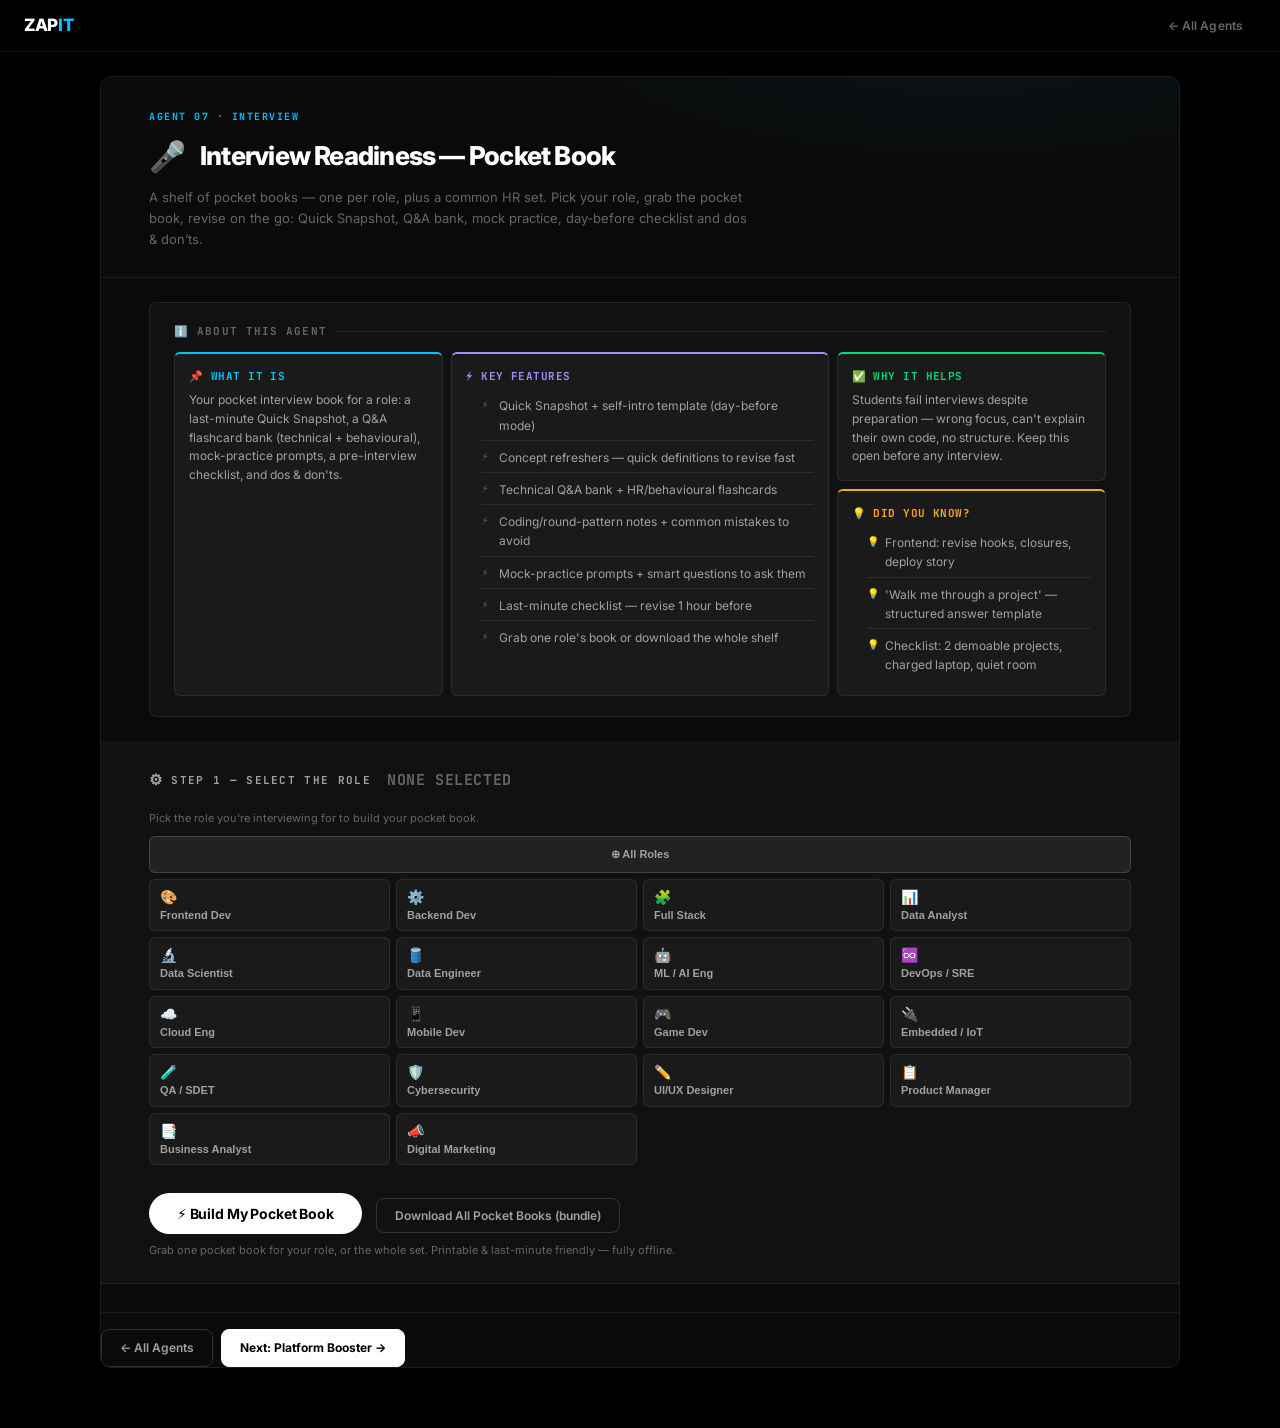
<file: Zapit Marketplace/07_interview.html>
<!DOCTYPE html>
<html lang="en">
<head>
<meta charset="UTF-8"><meta name="viewport" content="width=device-width,initial-scale=1.0">
<title>Interview Readiness — Pocket Book — ZAP IT</title>
<link rel="stylesheet" href="_shared.css">
<style>.role-report{border:2px solid var(--border);border-top:4px solid var(--cyan);border-radius:8px;padding:24px;margin:16px 0}.tab-wrap{margin-top:4px}</style>
</head>
<body>
<div class="topbar">
  <a href="index.html" class="brand">ZAP<em>IT</em></a>
  <div class="topbar-right"><a href="index.html" class="tbtn">← All Agents</a></div>
</div>
<div class="wrap">
  <div class="agent-hdr">
    <div class="step-tag">AGENT 07 · INTERVIEW</div>
    <div class="title-row"><div class="agent-ico">&#127908;</div><div><h1>Interview Readiness — Pocket Book</h1></div></div>
    <div class="agent-desc">A shelf of pocket books — one per role, plus a common HR set. Pick your role, grab the pocket book, revise on the go: Quick Snapshot, Q&A bank, mock practice, day-before checklist and dos & don’ts.</div>
  </div>
  <div class="agent-info" id="info"></div>
  <div class="config-panel">
    <div class="config-panel-title"><span>&#9881;</span> Step 1 — Select the Role <span class="rolecount" data-rolecount style="margin-left:8px">none selected</span></div>
    <div class="step-note">Pick the role you’re interviewing for to build your pocket book.</div>
    <div id="carryBanner"></div>
    <div class="role-grid" id="roleGrid"></div>
    
    <button class="run-btn" id="run-btn">&#9889; Build My Pocket Book</button>
    <button type="button" class="dl-btn" style="margin-left:10px;vertical-align:middle" onclick="(function(){var a=document.querySelector('#roleGrid .all-roles');if(a&&!a.classList.contains('sel'))a.click();document.getElementById('run-btn').click();setTimeout(function(){var d=document.getElementById('dl-btn');if(d)d.click();},220);})()"> Download All Pocket Books (bundle)</button>
    <div class="run-note">Grab one pocket book for your role, or the whole set. Printable &amp; last-minute friendly — fully offline.</div>
  </div>
  <div class="report-wrap" id="report-wrap">
    <div style="display:flex;gap:8px;flex-wrap:wrap;margin-bottom:18px">
      <button class="dl-btn" id="dl-btn">&#11015; Download (.txt)</button>
      <button class="nfbtn" onclick="window.print()">&#128424; Print</button>
    </div>
    <div id="reports-container"></div>
  </div>
  <div class="nav-footer">
    <a class="nfbtn" href="index.html">← All Agents</a>
    <a class="nfbtn primary" href="08_booster.html">Next: Platform Booster &rarr;</a>
  </div>
</div>
<script src="_engine.js"></script>
<script src="_skills.js"></script>
<script>
/* Agent 9 — Interview Readiness Pocket Book. */
var BEHAVIORAL=[
  ["Tell me about yourself","2 lines on who you are + 1 standout project + what you want next. Practice it to 30 seconds."],
  ["Walk me through a project","Problem → your role → key decision/trade-off → result. Lead with the decision, not the tech list."],
  ["A challenge you faced","Pick a real bug/blocker. Situation → what you tried → what worked → what you learned."],
  ["Why this company / role","One specific thing about them + how your project maps to their work. Avoid generic flattery."],
  ["Where do you see yourself","Show direction tied to the role (deeper in the craft), not a title grab."]
];
var SOFT_SKILLS=[
  ["Communication","Explain a complex thing simply. Practise saying your project in 60s."],
  ["Structured thinking","Answer in order: problem → approach → result. Don't ramble."],
  ["Listening","Let them finish; ask one clarifying question before answering."],
  ["Honesty","Say 'I don't know, but here's how I'd find out' — never bluff."],
  ["Confidence (not arrogance)","Steady voice, own your work, admit gaps calmly."],
  ["Curiosity","Ask one smart question about their team/product."]
];
var TEN_MIN=[
  "Re-read your own resume — be ready to speak to every single line",
  "Say your 30-second intro out loud once",
  "Open your 2 best projects; recall the one key decision in each",
  "Skim the 5 'revise first' skills below",
  "Read 1 fact about the company + 1 recent news item",
  "Pick 2 questions to ask them; breathe, join 5 minutes early"
];
var DOS=["Explain your own code line by line — they will ask","Think out loud during problem-solving","Ask one sharp question about their work","Bring 2 projects you can demo live","State assumptions before you code"];
var DONTS=["Don't list tech you can't explain","Don't memorise answers word-for-word","Don't badmouth past teams/colleges","Don't go silent when stuck — narrate","Don't claim a project you can't walk through"];
var AGENT={
  unit:'role', dlname:'zapit_interview_pocketbook.txt',
  info:{
    what:"Your pocket interview book for a role: a last-minute Quick Snapshot, a Q&A flashcard bank (technical + behavioural), mock-practice prompts, a pre-interview checklist, and dos & don'ts.",
    why:"Students fail interviews despite preparation — wrong focus, can't explain their own code, no structure. Keep this open before any interview.",
    features:["Quick Snapshot + self-intro template (day-before mode)","Concept refreshers — quick definitions to revise fast","Technical Q&A bank + HR/behavioural flashcards","Coding/round-pattern notes + common mistakes to avoid","Mock-practice prompts + smart questions to ask them","Last-minute checklist — revise 1 hour before","Grab one role's book or download the whole shelf"],
    examples:["Frontend: revise hooks, closures, deploy story","'Walk me through a project' — structured answer template","Checklist: 2 demoable projects, charged laptop, quiet room"]
  },
  selector:{type:'roles',multi:true,allLabel:'All Roles'},
  report:function(roles){
    var c=document.getElementById('reports-container');
    var html='<div class="step-note">Pocket book(s) for '+roles.map(function(r){return ZAP.esc(r);}).join(', ')+' &nbsp; '+ZAP.indic('Indicative — tailor to the company')+'</div>';
    
    html+='<div class="report-panel" id="rpanel-role">';
    if(roles.length===1){
      html+=renderPocketBook(roles[0]);
    } else {
      html+='<div class="report-sub-tabs">';
      roles.forEach(function(rn,i){
        html+='<button class="rsub'+(i===0?' active':'')+'" onclick="switchRoleTab('+i+')">'+ZAP.esc(rn)+'</button>';
      });
      html+='</div>';
      roles.forEach(function(rn,i){
        html+='<div class="role-panel'+(i===0?' active':'')+'" id="rp-'+i+'">';
        html+=renderPocketBook(rn);
        html+='</div>';
      });
    }
    html+='</div>';
    
    html+=ZAP.closeout(RECS, {href:'08_booster.html',label:'Agent 08 · Platform Booster',desc:'Add a real enterprise-platform skill you can defend in a screening.'}, ['Most interviews fail because candidates <b>can\'t explain their own code</b> — rehearse projects out loud.','Use <b>structures, not scripts</b>: problem → decision → result; STAR for behavioural.','Last-minute, revise <b>your projects + role fundamentals</b>, not trivia.']);
    c.innerHTML=html;
  },
  dltext:function(roles){
    var t='ZAP IT — INTERVIEW POCKET BOOK\n'+'='.repeat(48)+'\n\n';
    roles.forEach(function(rn){
      var s=ZAP.SKILLS[rn]||{primary:[],secondary:[]}; var f=FAM[famOf(rn)];
      var top=s.primary.slice(0,5).map(function(x){return x.n;});
      var tech=s.primary.concat(s.secondary).slice(0,10).map(function(x){return x.n;});
      t+=rn+'\n'+'-'.repeat(40)+'\n';
      t+='REVISE FIRST: '+top.join(', ')+'\n\n';
      t+='30-SEC PITCH: "I\'m a '+rn+' who recently built [project] using '+(top[0]||'[skill]')+'. I enjoy [what], and I\'m looking to [goal]."\n\n';
      t+='CONCEPT REFRESHERS:\n - '+f.concepts.join('\n - ')+'\n\n';
      t+='TECHNICAL Q&A (explain + a pitfall each):\n - '+tech.map(function(x){return 'Explain '+x;}).join('\n - ')+'\n\n';
      t+='HR / BEHAVIOURAL:\n - '+BEHAVIORAL.map(function(q){return q[0]+' -> '+q[1];}).join('\n - ')+'\n\n';
      t+='ROUND PATTERN:\n - '+f.rounds.join('\n - ')+'\n\n';
      t+='COMMON MISTAKES:\n - '+f.mistakes.join('\n - ')+'\n\n';
      t+='SMART QUESTIONS TO ASK:\n - '+SMART_QUESTIONS.join('\n - ')+'\n\n';
      t+='LAST-MINUTE CHECKLIST:\n - '+LASTMIN.join('\n - ')+'\n\n'+'='.repeat(40)+'\n\n';
    });
    return t;
  }
};
window.switchRoleTab=function(idx){
  document.querySelectorAll('.role-panel').forEach(function(p,i){ p.classList.toggle('active',i===idx); });
  document.querySelectorAll('.rsub').forEach(function(b,i){ b.classList.toggle('active',i===idx); });
};
window.switchSTab=function(btn,id){
  var nav=btn.parentNode;
  var content=nav.nextElementSibling;
  nav.querySelectorAll('.s-tab').forEach(function(b){b.classList.remove('active');});
  btn.classList.add('active');
  content.querySelectorAll('.s-panel').forEach(function(p){p.classList.remove('active');});
  var t=document.getElementById(id); if(t) t.classList.add('active');
};
var SMART_QUESTIONS=["What does success look like for this role in the first 6 months?","What does the team's day-to-day and tech stack look like?","How are projects scoped, reviewed and shipped here?","What learning/mentoring support do freshers get?","What's the biggest challenge the team is solving right now?","What are the next steps in the process?"];
var LASTMIN=["2 projects you can demo live (URLs ready)","Laptop charged + stable internet + quiet room","Resume open + can speak to every line","Company: know 1 product + 1 recent thing","3 questions ready to ask them","Water, calm, 10 min early"];
var FAM={
 dev:{concepts:["Time / space complexity (Big-O)","Core data structures: array, hashmap, stack, queue, tree","OOP: encapsulation, inheritance, polymorphism","REST: verbs, status codes, idempotency","DB basics: indexes, joins, transactions","HTTP & caching","Async / concurrency basics","Git: branch, merge, rebase"],rounds:["Round 1 — Online assessment: 1–2 DSA problems + CS MCQs","Round 2 — Technical: live DSA on a shared editor + project deep-dive","Round 3 — Machine coding / system-design-lite: build a small feature","Round 4 — HR / culture fit"],mistakes:["Listing tech you can't explain or demo","Coding before stating assumptions","Going silent when stuck instead of narrating","No live / deployed project to show","Can't explain your own code's trade-offs"]},
 data:{concepts:["SQL: joins, GROUP BY, window functions, CTEs","Stats: distribution, p-value, A/B testing","Pandas / dataframe basics","ML: train/test split, overfitting, evaluation metrics","Feature engineering","Data modelling: star schema, normalization","ETL vs ELT","Visualization & storytelling"],rounds:["Round 1 — SQL + aptitude assessment","Round 2 — Case study: analyze a dataset / business problem","Round 3 — Technical: stats / ML + project deep-dive","Round 4 — HR / stakeholder communication"],mistakes:["Reporting numbers with no insight or recommendation","No published case study to point to","Confusing correlation with causation","Explaining a model only by accuracy","SELECT * thinking — no query-optimization sense"]},
 infra:{concepts:["Linux & networking (DNS, ports, TCP)","Containers: Docker images & layers","Kubernetes: pods, services, deployments","CI/CD pipeline stages","IaC: Terraform plan / apply","Observability: metrics, logs, traces","Cloud: VPC, IAM, compute, storage","SLO / error budget"],rounds:["Round 1 — Linux/cloud MCQ + scripting","Round 2 — Scenario: debug a broken pipeline / deployment","Round 3 — Reliability & cloud-architecture discussion","Round 4 — HR / on-call mindset"],mistakes:["ClickOps only — no IaC experience","Local Minikube but no real-cluster story","Can't reason about an incident / runbook","No cost or security awareness","Memorized commands without understanding"]},
 qa:{concepts:["Test types: unit, integration, e2e, regression","Automation: locators, waits, assertions","API testing: status, schema, contracts","Test design: boundary, equivalence, negative","CI integration of tests","Bug lifecycle; severity vs priority","Page Object Model","Performance-test basics"],rounds:["Round 1 — Aptitude + testing fundamentals","Round 2 — Coding: write automation for a flow","Round 3 — Test-design discussion + framework deep-dive","Round 4 — HR / process fit"],mistakes:["Record-and-playback only, no code","Manual-only mindset for an SDET role","No API / automation in CI story","Can't design tests for edge cases","Vague on flaky-test handling"]},
 security:{concepts:["CIA triad; authn vs authz","OWASP Top 10 (XSS, SQLi, CSRF)","Networking, firewalls, TLS","SIEM / SOC basics","Threat modeling","Encryption vs hashing","Cloud security (IAM, posture)","Incident-response steps"],rounds:["Round 1 — Networking + security fundamentals + cert check","Round 2 — Scenario: analyze logs / find a vuln","Round 3 — Hands-on (CTF-style) + project/CVE deep-dive","Round 4 — HR / ethics & discretion"],mistakes:["Compliance words with no technical depth","No CTF / bug-bounty / hands-on evidence","Can't read code for vulnerabilities","Network-only, no cloud security","Overclaiming tools you can't operate"]},
 design:{concepts:["Process: research → wireframe → prototype → test","Usability heuristics","Typography, color, spacing","Design systems & tokens","Accessibility (WCAG)","Interaction & micro-interactions","User-research methods","Figma proficiency"],rounds:["Round 1 — Portfolio review","Round 2 — Design challenge / whiteboard","Round 3 — Critique + process deep-dive","Round 4 — HR / collaboration fit"],mistakes:["Screens with zero user research","Dribbble shots, no case study or outcome","No accessibility consideration","Can't explain design decisions","One-off screens, no system thinking"]},
 product:{concepts:["Prioritization (RICE, MoSCoW)","Metrics: north-star, funnel, retention","User research & problem framing","PRD / spec writing","Roadmapping & trade-offs","A/B testing & hypotheses","Stakeholder management","Basic SQL / data sense"],rounds:["Round 1 — Aptitude + guesstimate","Round 2 — Product sense: design a feature","Round 3 — Analytical / metrics case","Round 4 — Behavioural / leadership"],mistakes:["Slide decks, no written PRD craft","Opinions without data / metrics","Zero user interviews","Feature-listing without prioritization","Can't tie a feature to a metric"]},
 marketing:{concepts:["Funnel: awareness → consideration → conversion","ROAS, CAC, LTV","Attribution models","SEO fundamentals","Performance channels (Meta / Google)","A/B testing creatives","Analytics (GA4) basics","CRM / lifecycle"],rounds:["Round 1 — Aptitude + marketing fundamentals","Round 2 — Campaign case / metrics problem","Round 3 — Channel deep-dive + portfolio","Round 4 — HR / fit"],mistakes:["Vanity metrics (reach) over ROAS","No owned campaign with real numbers","Top-of-funnel only, no conversion view","Canva creatives, no performance testing","Can't read an attribution report"]}
};
function famOf(rn){
 var map={"Frontend Dev":"dev","Backend Dev":"dev","Full Stack":"dev","Mobile Dev":"dev","Game Dev":"dev","Embedded / IoT":"dev","Data Analyst":"data","Data Scientist":"data","Data Engineer":"data","ML / AI Eng":"data","DevOps / SRE":"infra","Cloud Eng":"infra","QA / SDET":"qa","Cybersecurity":"security","UI/UX Designer":"design","Product Manager":"product","Business Analyst":"product","Digital Marketing":"marketing"};
 return map[rn]||"dev";
}
function renderPocketBook(rn){
  var s=ZAP.SKILLS[rn]||{primary:[],secondary:[]}; var m=ZAP.MARKET[rn]||{}; var f=FAM[famOf(rn)];
  var top=s.primary.slice(0,5).map(function(x){return x.n;});
  var tech=s.primary.concat(s.secondary).slice(0,10);
  
  var techCards=tech.map(function(x){
    return '<div class="flashcard"><span class="fc-tag tc" style="background:var(--cyan-bg);color:var(--cyan)">TECHNICAL</span><div class="fc-q">Explain '+ZAP.esc(x.n)+' — and a common pitfall.</div><button class="reveal-btn">Show Answer</button><div class="fc-ans">Define it simply, give a concrete example from your project, then name one pitfall (misuse, performance, or a gotcha). Interviewers care that you can <b>explain and apply</b> '+ZAP.esc(x.n)+', not just name it.</div></div>';
  }).join('');
  
  var behCards=BEHAVIORAL.map(function(q){
    return '<div class="flashcard"><span class="fc-tag tv" style="background:var(--violet-bg);color:var(--violet)">HR / BEHAVIOURAL</span><div class="fc-q">'+ZAP.esc(q[0])+'</div><button class="reveal-btn">Show Answer</button><div class="fc-ans">'+ZAP.esc(q[1])+'</div></div>';
  }).join('');
  
  var concepts='<h4 class="micro" style="margin-top:0">CONCEPT REFRESHERS — tap any to revise it →</h4><ul class="checklist">'+f.concepts.map(function(c){return '<li><span class="chk"></span><span>'+ZAP.linkName(c)+'</span></li>';}).join('')+'</ul>';
  var tenMin='<div class="cheat" style="margin-top:0"><div class="cheat-tag">10-MINUTE PREP — do this right before you join</div><div class="cheat-ttl">'+ZAP.esc(rn)+' — last 10 minutes</div><ul class="cheat-list">'+TEN_MIN.map(function(x){return '<li>'+ZAP.esc(x)+'</li>';}).join('')+'</ul></div>';
  var soft=SOFT_SKILLS.map(function(sx){return '<div class="flashcard"><span class="fc-tag" style="background:var(--amber-bg);color:var(--amber)">SOFT SKILL</span><div class="fc-q">'+ZAP.esc(sx[0])+'</div><button class="reveal-btn">Show tip</button><div class="fc-ans">'+ZAP.esc(sx[1])+'</div></div>';}).join('');
  var qaCount=tech.length+BEHAVIORAL.length+f.concepts.length;

  // Bento Snapshot components
  var verdict = '<div class="verdict-col">' +
    '<div class="verdict-hero vh-green">' +
      '<div class="vh-lbl">INTERVIEW PREP</div>' +
      '<div class="vh-val">' + ZAP.esc(rn) + '</div>' +
      '<div class="vh-sub">Pocket preparation guide. Ready to revise.</div>' +
    '</div>' +
  '</div>';
  
  var kpis = ZAP.kpiRow([
    {lbl:'REVISE FIRST', val:top.length+' skills', sub:top.slice(0, 3).join(' → '), cls:'demand'},
    {lbl:'Q&A ITEMS', val:qaCount+' Items', sub:'tech + HR + concepts', cls:'pos'},
    {lbl:'ROUNDS', val:f.rounds.length+'-stage', sub:'typical pattern', cls:'trend'},
    {lbl:'PRE-INTERVIEW', val:'6-point check', sub:'ready checklist', cls:'violet'}
  ]);
  
  var selfIntro = '<div class="sample-resume" style="margin:0"><h5>30-SECOND PITCH TEMPLATE</h5>"I\'m a '+ZAP.esc(rn)+' who recently built [project] using '+ZAP.esc(top[0]||'[top skill]')+'. I enjoy [what], and I\'m looking to [goal]."</div>';
  var bento = '<div class="bento-snapshot">' + verdict + '<div class="data-col">' + kpis + selfIntro + '</div></div>';

  var dayBefore = '<h4 class="micro" style="margin-top:0">DAY-BEFORE: 3 LIKELY TOPICS</h4><ul class="checklist"><li><span class="chk"></span><span>Your own projects (be ready to go deep)</span></li><li><span class="chk"></span><span>'+ZAP.esc(top[0]||'core skill')+' fundamentals</span></li><li><span class="chk"></span><span>One behavioural ("tell me about a challenge")</span></li></ul>';
  var rounds='<h4 class="micro" style="margin-top:0">CODING / ROUND-PATTERN NOTES</h4><div class="journey">'+f.rounds.map(function(r,i){return (i?'<span class="j-arrow">→</span>':'')+'<div class="j-node"><div class="jn-ico">'+(i+1)+'</div><div class="jn-lbl">'+ZAP.esc(r.split(' — ')[0])+'</div></div>';}).join('')+'</div><ul class="checklist">'+f.rounds.map(function(r){return '<li><span class="chk"></span><span>'+ZAP.esc(r)+'</span></li>';}).join('')+'</ul>'+
    '<h4 class="micro" style="margin-top:16px;color:var(--crimson)">COMMON MISTAKES TO AVOID</h4><div class="risk"><ul class="checklist">'+f.mistakes.map(function(x){return '<li><span class="chk"></span><span>'+ZAP.esc(x)+'</span></li>';}).join('')+'</ul></div>';
  var mock='<h3 class="sub" style="margin-top:0">Mock-Practice Prompts</h3><p style="font-size:13px;color:var(--slate)">Practice these out loud, recorded if possible:</p><ul class="checklist">'+tech.slice(0,4).map(function(x){return '<li><span class="chk"></span><span>Explain '+ZAP.esc(x.n)+' in 60 seconds</span></li>';}).join('')+'<li><span class="chk"></span><span>Walk through your best project in 2 minutes</span></li><li><span class="chk"></span><span>Answer "tell me about yourself" in 30 seconds</span></li></ul>';
  var smartQ='<h4 class="micro" style="margin-top:14px;color:var(--cyan)">SMART QUESTIONS TO ASK THE INTERVIEWER</h4><ul class="checklist">'+SMART_QUESTIONS.map(function(q){return '<li><span class="chk"></span><span>'+ZAP.esc(q)+'</span></li>';}).join('')+'</ul>';
  var checklist='<h4 class="micro" style="margin-top:0">LAST-MINUTE CHECKLIST — revise 1 hour before</h4><ul class="checklist">'+LASTMIN.map(function(x){return '<li><span class="chk"></span><span>'+ZAP.esc(x)+'</span></li>';}).join('')+'</ul>'+smartQ;
  var dd='<div class="config-grid" style="margin-top:0"><div><h4 class="micro" style="color:var(--emerald)">– DO</h4><ul class="checklist">'+DOS.map(function(x){return '<li><span class="chk"></span><span>'+ZAP.esc(x)+'</span></li>';}).join('')+'</ul></div><div><h4 class="micro" style="color:var(--crimson)"> DON\'T</h4><ul class="checklist">'+DONTS.map(function(x){return '<li><span class="chk"></span><span>'+ZAP.esc(x)+'</span></li>';}).join('')+'</ul></div></div>';

  var id = rn.replace(/\s+/g,'_').replace(/[^a-zA-Z0-9_]/g,'');
  var deepDive = '<div class="deep-dive">' +
    '<aside class="sidebar-nav">' +
      '<button class="s-tab active" onclick="switchSTab(this, \''+id+'-prep\')">📅 10-Min &amp; Day-Before</button>' +
      '<button class="s-tab" onclick="switchSTab(this, \''+id+'-concepts\')">⚡ Concept Refreshers</button>' +
      '<button class="s-tab" onclick="switchSTab(this, \''+id+'-qa\')">📋 Technical Q&amp;A</button>' +
      '<button class="s-tab" onclick="switchSTab(this, \''+id+'-hr\')">👥 HR &amp; Behavioural</button>' +
      '<button class="s-tab" onclick="switchSTab(this, \''+id+'-rounds\')">🔄 Rounds &amp; Mistakes</button>' +
      '<button class="s-tab" onclick="switchSTab(this, \''+id+'-mock\')">🎯 Mock &amp; Do/Don\'t</button>' +
    '</aside>' +
    '<div class="sidebar-content">' +
      '<div class="s-panel active" id="'+id+'-prep">' +
        tenMin +
        '<div style="margin-top:16px">' + dayBefore + '</div>' +
      '</div>' +
      '<div class="s-panel" id="'+id+'-concepts">' +
        concepts +
      '</div>' +
      '<div class="s-panel" id="'+id+'-qa">' +
        '<h4 class="micro" style="margin-top:0">TECHNICAL Q&amp;A ('+tech.length+')</h4>'+techCards +
      '</div>' +
      '<div class="s-panel" id="'+id+'-hr">' +
        '<h4 class="micro" style="margin-top:0">HR &amp; BEHAVIOURAL</h4>'+behCards + soft +
      '</div>' +
      '<div class="s-panel" id="'+id+'-rounds">' +
        rounds +
      '</div>' +
      '<div class="s-panel" id="'+id+'-mock">' +
        mock +
        '<h3 class="sub" style="margin-top:16px">Dos &amp; Don\'ts</h3>' + dd +
        '<h3 class="sub" style="margin-top:16px">Last Minute Checklist</h3>' + checklist +
      '</div>' +
    '</div>' +
  '</div>';

  return '<div class="role-report" style="border:0;padding:0;">'+
    '<h2 class="sec" style="margin:16px 0 10px">'+ZAP.esc(rn)+' → Interview Pocket Book</h2>'+
    bento +
    deepDive +
    '</div>';
}
var RECS=[
  {t:"Rehearse explaining every project and skill out loud",b:"If you can't say it in 60 seconds, you don't know it yet. Use the Mock tab until each is smooth."},
  {t:"Use structures, not scripts",b:"Problem → decision/trade-off → result for projects; STAR for behavioural. Structure survives follow-ups; scripts don't."},
  {t:"Run the checklist before every interview",b:"Two demoable projects, a quiet setup, and company basics remove the avoidable failures."}
];

/* ---- standard boot (identical across agents) ---- */
(function(){
  if(AGENT.info) ZAP.mountInfo('info', AGENT.info);
  var s=AGENT.selector||{type:'roles',multi:true};
  // chaining: restore role selection carried from a previous role-based agent
  var restore=[];
  if(s.type==='roles'){ var saved=ZAP.recall('roles'); if(saved&&saved.length){ restore=saved; ZAP.carryBanner('carryBanner', saved); } }
  if(s.type==='roles') ZAP.mountRoles('roleGrid', {multi:s.multi!==false, all:s.all!==false, allLabel:s.allLabel, restore:restore});
  else ZAP.mountChips('roleGrid', s.items||[], {multi:s.multi!==false, all:s.all!==false, allLabel:s.allLabel});
  // prefill resume textarea if one exists and we have remembered resume text
  var rt=document.getElementById('resumeText'); var savedResume=ZAP.recall('resume');
  if(rt&&savedResume&&!rt.value) rt.value=savedResume;
  // copt (Step 2) selection
  document.addEventListener('click', function(e){
    var o=e.target.closest && e.target.closest('.copt');
    if(o){ var g=o.parentNode; g.querySelectorAll('.copt').forEach(function(x){x.classList.remove('active');}); o.classList.add('active'); }
  });
  window.optVal=function(id){ var e=document.querySelector('#'+id+' .copt.active'); return e?e.textContent.trim():''; };
  function run(){
    var sel=ZAP.selected('roleGrid');
    if(!sel.length){ alert('Please select at least one '+(AGENT.unit||'role')+' first.'); return; }
    // chaining: remember role selection + any resume text for the next agent
    if(s.type==='roles'){ ZAP.remember('roles', sel); ZAP.remember('role', sel[0]); }
    var rtx=document.getElementById('resumeText'); if(rtx&&rtx.value&&rtx.value.replace(/\s/g,'').length>40) ZAP.remember('resume', rtx.value);
    ZAP.showReport();
    AGENT.report(sel);
    var dl=document.getElementById('dl-btn');
    if(dl) dl.onclick=function(){ ZAP.download(AGENT.dlname||'zapit_report.txt', AGENT.dltext?AGENT.dltext(sel):JSON.stringify(sel)); };
  }
  document.getElementById('run-btn').addEventListener('click', run);
})();
</script>
</body>
</html>
</file>
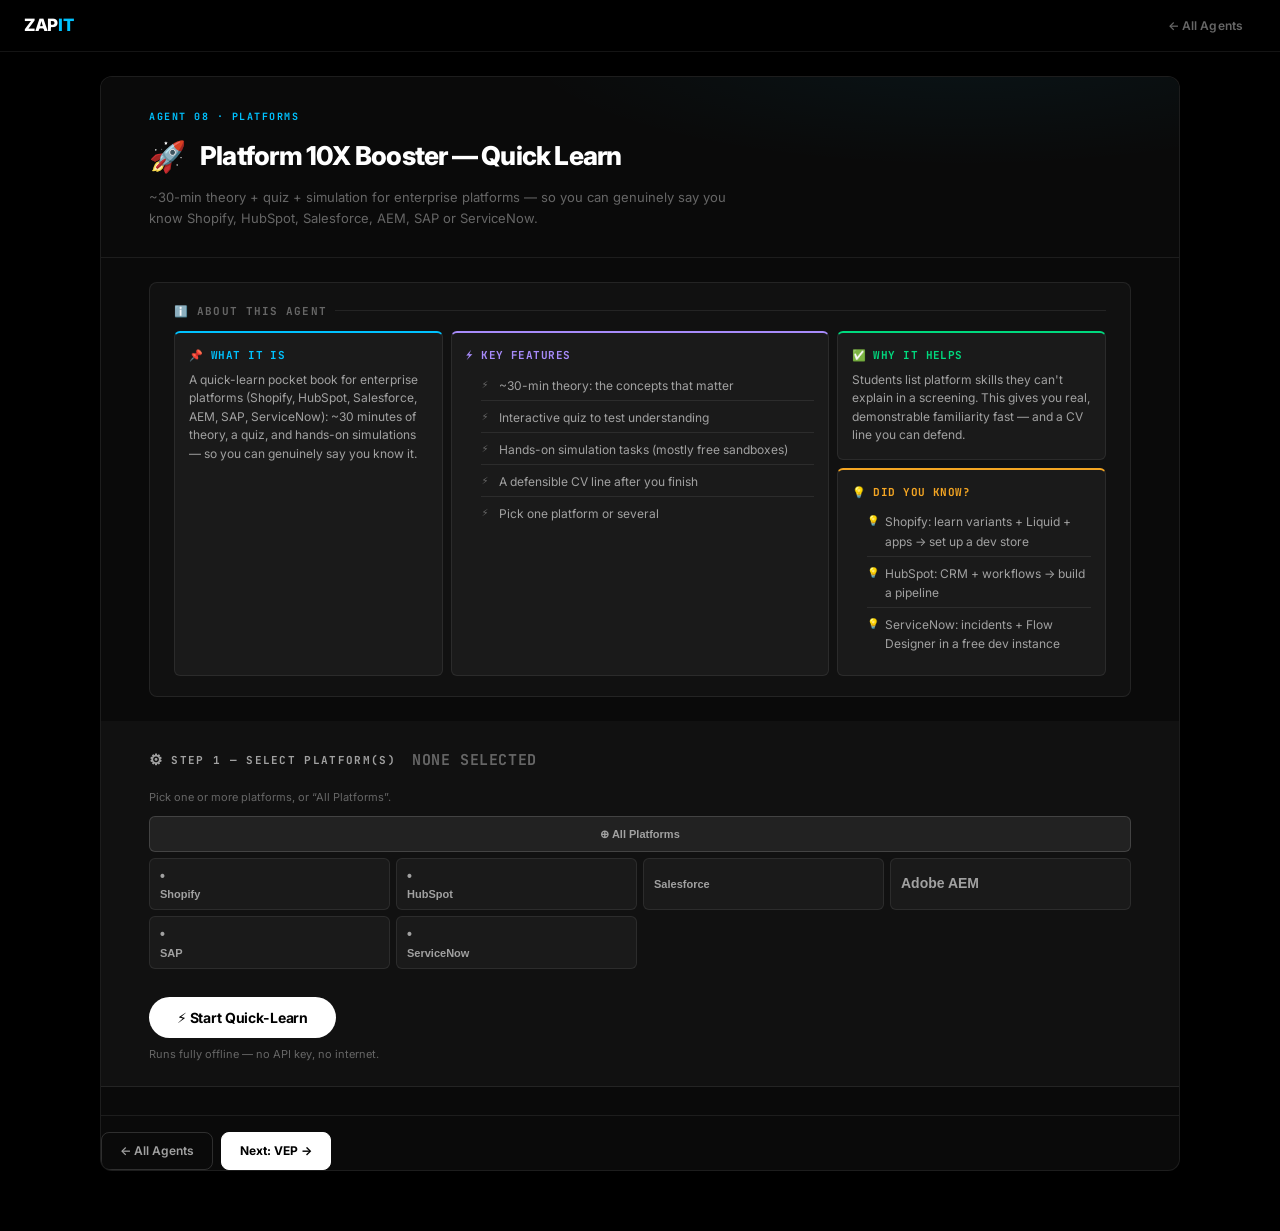
<file: Zapit Marketplace/08_booster.html>
<!DOCTYPE html>
<html lang="en">
<head>
<meta charset="UTF-8"><meta name="viewport" content="width=device-width,initial-scale=1.0">
<title>Platform 10X Booster — ZAP IT</title>
<link rel="stylesheet" href="_shared.css">
<style>.role-report{border:2px solid var(--border);border-top:4px solid var(--cyan);border-radius:8px;padding:24px;margin:16px 0}.tab-wrap{margin-top:4px}</style>
</head>
<body>
<div class="topbar">
  <a href="index.html" class="brand">ZAP<em>IT</em></a>
  <div class="topbar-right"><a href="index.html" class="tbtn">← All Agents</a></div>
</div>
<div class="wrap">
  <div class="agent-hdr">
    <div class="step-tag">AGENT 08 · PLATFORMS</div>
    <div class="title-row"><div class="agent-ico">&#128640;</div><div><h1>Platform 10X Booster — Quick Learn</h1></div></div>
    <div class="agent-desc">~30-min theory + quiz + simulation for enterprise platforms — so you can genuinely say you know Shopify, HubSpot, Salesforce, AEM, SAP or ServiceNow.</div>
  </div>
  <div class="agent-info" id="info"></div>
  <div class="config-panel">
    <div class="config-panel-title"><span>&#9881;</span> Step 1 — Select Platform(s) <span class="rolecount" data-rolecount style="margin-left:8px">none selected</span></div>
    <div class="step-note">Pick one or more platforms, or “All Platforms”.</div>
    <div id="carryBanner"></div>
    <div class="role-grid" id="roleGrid"></div>
    
    <button class="run-btn" id="run-btn">&#9889; Start Quick-Learn</button>
    <div class="run-note">Runs fully offline — no API key, no internet.</div>
  </div>
  <div class="report-wrap" id="report-wrap">
    <div style="display:flex;gap:8px;flex-wrap:wrap;margin-bottom:18px">
      <button class="dl-btn" id="dl-btn">&#11015; Download (.txt)</button>
      <button class="nfbtn" onclick="window.print()">&#128424; Print</button>
    </div>
    <div id="reports-container"></div>
  </div>
  <div class="nav-footer">
    <a class="nfbtn" href="index.html">← All Agents</a>
    <a class="nfbtn primary" href="09_vep.html">Next: VEP &rarr;</a>
  </div>
</div>
<script src="_engine.js"></script>
<script src="_skills.js"></script>
<script>
/* Agent 10 — Platform 10X Booster. Quick-learn enterprise platforms. */
var PLAT={
"Shopify":{ico:"•",what:"The leading hosted e-commerce platform — stores, checkout, apps, themes.",who:"D2C brands, agencies, e-commerce teams",concepts:["Store anatomy: products, collections, variants","Themes + Liquid templating basics","Checkout & payments flow","Apps & the App Store ecosystem","Admin vs storefront"],quiz:[{q:"What language are Shopify themes built with?",o:[["Liquid",1,"Liquid is Shopify's templating language."],["PHP",0,"That's other CMSs."],["Python",0,"No."]]},{q:"A 'variant' in Shopify is&",o:[["A version of a product (size/colour)",1,"Exactly — e.g. T-shirt / Red / L."],["A discount code",0,"That's a price rule."],["A theme",0,"No."]]}],sims:["Set up a dev store (free) and add 3 products with variants","Install and configure one app","Edit a theme section with Liquid"],cv:"Set up and customised a Shopify store (products, variants, theme, one app)."},
"HubSpot":{ico:"•",what:"A CRM + marketing/sales/service platform popular with B2B teams.",who:"Marketing, sales ops, RevOps",concepts:["CRM objects: contacts, companies, deals","Marketing: forms, emails, workflows","Sales pipeline & deal stages","Lists & segmentation","Reporting dashboards"],quiz:[{q:"In HubSpot, a 'deal' moves through&",o:[["Pipeline stages",1,"Deals progress through pipeline stages."],["Themes",0,"No."],["Liquid",0,"Wrong platform."]]},{q:"A workflow in HubSpot is&",o:[["An automation (triggers + actions)",1,"Yes — automate emails, tasks, etc."],["A report",0,"No."],["A contact",0,"No."]]}],sims:["Create a free HubSpot account and add contacts + a deal pipeline","Build a simple form → email workflow","Make a dashboard with 2 reports"],cv:"Configured a HubSpot CRM with pipeline, a form-to-email workflow and dashboards."},
"Salesforce":{ico:"",what:"The dominant enterprise CRM + low-code platform.",who:"Sales, service, admins, developers",concepts:["Objects, fields, records","Standard vs custom objects","Flows (automation)","Reports & dashboards","Profiles & permissions"],quiz:[{q:"A custom object in Salesforce lets you&",o:[["Store data unique to your business",1,"Yes — beyond standard objects."],["Style a webpage",0,"No."],["Send a tweet",0,"No."]]},{q:"Salesforce 'Flows' are for&",o:[["Automation without code",1,"Low-code automation."],["3D games",0,"No."],["Email hosting",0,"No."]]}],sims:["Sign up for a free Salesforce Developer org","Create a custom object + a record","Build one Flow"],cv:"Built in a Salesforce Developer org: custom object, records and a Flow."},
"Adobe AEM":{ico:"<p",what:"Adobe Experience Manager — enterprise CMS + DAM for large content sites.",who:"Enterprise content, marketing tech",concepts:["Pages, components, templates","Authoring vs publish","DAM (digital asset management)","Content fragments","Sites vs Assets"],quiz:[{q:"AEM separates content into&",o:[["Author and Publish environments",1,"Authors edit; publish serves visitors."],["iOS and Android",0,"No."],["Free and paid",0,"No."]]},{q:"The DAM in AEM manages&",o:[["Digital assets (images, videos)",1,"Digital Asset Management."],["Databases",0,"No."],["Payments",0,"No."]]}],sims:["Read AEM's component/template model","Sketch a page built from reusable components","Note author→publish flow for one page"],cv:"Understand AEM authoring model: components, templates, DAM, author/publish."},
"SAP":{ico:"•",what:"Enterprise resource planning (ERP) — finance, supply chain, HR at scale.",who:"Enterprises, consultants, functional analysts",concepts:["Modules (FI, MM, SD, HR&)","Master data vs transactions","SAP Fiori (modern UI)","Configuration vs development","S/4HANA basics"],quiz:[{q:"SAP modules like FI and MM represent&",o:[["Business functions (Finance, Materials)",1,"Functional areas of the ERP."],["Programming languages",0,"No."],["Themes",0,"No."]]},{q:"SAP Fiori is&",o:[["The modern user experience layer",1,"Yes — modern UX over SAP."],["A database",0,"That's HANA."],["A CRM",0,"No."]]}],sims:["Learn what 2 SAP modules do (e.g. FI + MM)","Map a simple business process to modules","Note master-data vs transaction-data"],cv:"Foundational SAP awareness: modules (FI/MM/SD), master data, Fiori, S/4HANA."},
"ServiceNow":{ico:"•",what:"Enterprise platform for IT service management & workflow automation.",who:"ITSM, enterprise IT, platform devs",concepts:["Incidents, problems, changes","Tables & records","Workflows / Flow Designer","Service catalog","Roles & ACLs"],quiz:[{q:"In ServiceNow, an 'incident' is&",o:[["An unplanned disruption to a service",1,"Core ITSM concept."],["A discount",0,"No."],["A theme",0,"No."]]},{q:"Flow Designer is used to&",o:[["Automate processes without heavy code",1,"Low-code automation."],["Render 3D",0,"No."],["Host email",0,"No."]]}],sims:["Get a free ServiceNow developer instance","Create an incident record","Build a simple flow"],cv:"Built in a ServiceNow dev instance: incident records and a basic flow."}
};
var AGENT={
  unit:'platform', dlname:'zapit_platform_booster.txt',
  info:{
    what:"A quick-learn pocket book for enterprise platforms (Shopify, HubSpot, Salesforce, AEM, SAP, ServiceNow): ~30 minutes of theory, a quiz, and hands-on simulations — so you can genuinely say you know it.",
    why:"Students list platform skills they can't explain in a screening. This gives you real, demonstrable familiarity fast — and a CV line you can defend.",
    features:["~30-min theory: the concepts that matter","Interactive quiz to test understanding","Hands-on simulation tasks (mostly free sandboxes)","A defensible CV line after you finish","Pick one platform or several"],
    examples:["Shopify: learn variants + Liquid + apps → set up a dev store","HubSpot: CRM + workflows → build a pipeline","ServiceNow: incidents + Flow Designer in a free dev instance"]
  },
  selector:{type:'chips', items:Object.keys(PLAT).map(function(k){return {n:k,ico:PLAT[k].ico};}), multi:true, allLabel:'All Platforms'},
  report:function(plats){
    var c=document.getElementById('reports-container');
    var html='<div class="step-note">Quick-learn book(s) for '+plats.map(function(r){return ZAP.esc(r);}).join(', ')+' &nbsp; '+ZAP.indic('Indicative — verify free-tier availability')+'</div>';
    
    html+='<div class="report-panel" id="rpanel-role">';
    if(plats.length===1){
      html+=renderPlat(plats[0]);
    } else {
      html+='<div class="report-sub-tabs">';
      plats.forEach(function(pn,i){
        html+='<button class="rsub'+(i===0?' active':'')+'" onclick="switchRoleTab('+i+')">'+ZAP.esc(pn)+'</button>';
      });
      html+='</div>';
      plats.forEach(function(pn,i){
        html+='<div class="role-panel'+(i===0?' active':'')+'" id="rp-'+i+'">';
        html+=renderPlat(pn);
        html+='</div>';
      });
    }
    html+='</div>';
    
    html+=ZAP.closeout(RECS, {href:'05_resumekit.html',label:'Agent 05 · Resume Kit',desc:'Finished a platform? Add the CV line and project to your profile package.'}, ['Do <b>theory → quiz → simulation</b> before claiming a platform.','Use the <b>free developer sandboxes</b> so it\'s real, not just read.','Only add the <b>CV line</b> once you can explain the concepts and show what you built.']);
    c.innerHTML=html;
  }
};
function renderPlat(pn){
  var d=PLAT[pn]; if(!d) return '';
  var theory='<h4 class="micro" style="margin-top:0">WHAT IT IS</h4><p style="font-size:13px;color:var(--slate)">'+ZAP.esc(d.what)+'</p><h4 class="micro" style="margin-top:8px">WHO USES IT</h4><p style="font-size:13px;color:var(--slate)">'+ZAP.esc(d.who)+'</p><h4 class="micro" style="margin-top:8px">CORE CONCEPTS (30-MIN)</h4><ul class="checklist">'+d.concepts.map(function(x){return '<li><span class="chk"></span><span>'+ZAP.esc(x)+'</span></li>';}).join('')+'</ul>';
  var quiz=d.quiz.map(function(q){
    return '<div class="quiz-q"><div class="qq-text">'+ZAP.esc(q.q)+'</div>'+q.o.map(function(o){return '<button class="quiz-opt"'+(o[1]?' data-correct="1"':'')+' data-exp="'+ZAP.esc(o[2])+'">'+ZAP.esc(o[0])+'</button>';}).join('')+'<div class="quiz-feedback"></div></div>';
  }).join('');
  var sims='<h4 class="micro" style="margin-top:0">HANDS-ON SIMULATION TASKS (Mostly Free)</h4><ul class="checklist">'+d.sims.map(function(x){return '<li><span class="chk"></span><span>'+ZAP.esc(x)+'</span></li>';}).join('')+'</ul>';
  var cv='<div class="artifact-box" style="margin-top:0"><div class="ab-label">– PUT THIS ON YOUR CV (after finishing)</div><div class="ab-title">'+ZAP.esc(d.cv)+'</div><div class="ab-desc">Only claim it once you\'ve done the simulations and can explain the concepts.</div></div>';

  var verdict = '<div class="verdict-col">' +
    '<div class="verdict-hero vh-green">' +
      '<div class="vh-lbl">PLATFORM BOOSTER</div>' +
      '<div class="vh-val">' + ZAP.esc(pn) + '</div>' +
      '<div class="vh-sub">' + ZAP.esc(d.what) + '</div>' +
    '</div>' +
  '</div>';
  
  var kpis = ZAP.kpiRow([
    {lbl:'WHAT IT IS', val:pn, sub:d.who, cls:'demand'},
    {lbl:'TIME TO LEARN', val:'~30 Min', sub:'theory + quiz + sim', cls:'pos'},
    {lbl:'CONCEPTS', val:d.concepts.length+' Core', sub:'ideas to master', cls:'trend'},
    {lbl:'PRACTICE', val:d.sims.length+' Sims', sub:'hands-on tasks', cls:'violet'}
  ]);
  
  var cvLine = '<div class="sample-resume" style="margin:0"><h5>CV LINE PREVIEW</h5>"' + ZAP.esc(d.cv) + '"</div>';
  var bento = '<div class="bento-snapshot">' + verdict + '<div class="data-col">' + kpis + cvLine + '</div></div>';

  var id = pn.replace(/\s+/g,'_').replace(/[^a-zA-Z0-9_]/g,'');
  var deepDive = '<div class="deep-dive">' +
    '<aside class="sidebar-nav">' +
      '<button class="s-tab active" onclick="switchSTab(this, \''+id+'-theory\')">📚 Theory &amp; Concepts</button>' +
      '<button class="s-tab" onclick="switchSTab(this, \''+id+'-quiz\')">📝 Interactive Quiz</button>' +
      '<button class="s-tab" onclick="switchSTab(this, \''+id+'-sims\')">🖥️ Simulation Tasks</button>' +
      '<button class="s-tab" onclick="switchSTab(this, \''+id+'-cv\')">📄 Put on CV</button>' +
    '</aside>' +
    '<div class="sidebar-content">' +
      '<div class="s-panel active" id="'+id+'-theory">' +
        theory +
      '</div>' +
      '<div class="s-panel" id="'+id+'-quiz">' +
        '<h4 class="micro" style="margin-top:0">KNOWLEDGE CHECK</h4>' + quiz +
      '</div>' +
      '<div class="s-panel" id="'+id+'-sims">' +
        sims +
      '</div>' +
      '<div class="s-panel" id="'+id+'-cv">' +
        cv +
      '</div>' +
    '</div>' +
  '</div>';

  return '<div class="role-report" style="border:0;padding:0;">'+
    '<h2 class="sec" style="margin:16px 0 10px">'+ZAP.esc(pn)+' → 10X Booster</h2>'+
    bento +
    deepDive +
    '</div>';
}
window.switchRoleTab=function(idx){
  document.querySelectorAll('.role-panel').forEach(function(p,i){ p.classList.toggle('active',i===idx); });
  document.querySelectorAll('.rsub').forEach(function(b,i){ b.classList.toggle('active',i===idx); });
};
window.switchSTab=function(btn,id){
  var nav=btn.parentNode;
  var content=nav.nextElementSibling;
  nav.querySelectorAll('.s-tab').forEach(function(b){b.classList.remove('active');});
  btn.classList.add('active');
  content.querySelectorAll('.s-panel').forEach(function(p){p.classList.remove('active');});
  var t=document.getElementById(id); if(t) t.classList.add('active');
};
var RECS=[
  {t:"Do theory → quiz → simulation before claiming a platform",b:"Thirty minutes of structured learning plus a sandbox task makes the CV line defensible."},
  {t:"Use the free developer sandboxes",b:"Salesforce, ServiceNow, Shopify and HubSpot offer free tiers — use them so you have real, demonstrable experience."},
  {t:"Only add the CV line after the simulations",b:"Claim it when you can explain the core concepts and show what you built — not before."}
];

/* ---- standard boot (identical across agents) ---- */
(function(){
  if(AGENT.info) ZAP.mountInfo('info', AGENT.info);
  var s=AGENT.selector||{type:'roles',multi:true};
  // chaining: restore role selection carried from a previous role-based agent
  var restore=[];
  if(s.type==='roles'){ var saved=ZAP.recall('roles'); if(saved&&saved.length){ restore=saved; ZAP.carryBanner('carryBanner', saved); } }
  if(s.type==='roles') ZAP.mountRoles('roleGrid', {multi:s.multi!==false, all:s.all!==false, allLabel:s.allLabel, restore:restore});
  else ZAP.mountChips('roleGrid', s.items||[], {multi:s.multi!==false, all:s.all!==false, allLabel:s.allLabel});
  // prefill resume textarea if one exists and we have remembered resume text
  var rt=document.getElementById('resumeText'); var savedResume=ZAP.recall('resume');
  if(rt&&savedResume&&!rt.value) rt.value=savedResume;
  // copt (Step 2) selection
  document.addEventListener('click', function(e){
    var o=e.target.closest && e.target.closest('.copt');
    if(o){ var g=o.parentNode; g.querySelectorAll('.copt').forEach(function(x){x.classList.remove('active');}); o.classList.add('active'); }
  });
  window.optVal=function(id){ var e=document.querySelector('#'+id+' .copt.active'); return e?e.textContent.trim():''; };
  function run(){
    var sel=ZAP.selected('roleGrid');
    if(!sel.length){ alert('Please select at least one '+(AGENT.unit||'role')+' first.'); return; }
    // chaining: remember role selection + any resume text for the next agent
    if(s.type==='roles'){ ZAP.remember('roles', sel); ZAP.remember('role', sel[0]); }
    var rtx=document.getElementById('resumeText'); if(rtx&&rtx.value&&rtx.value.replace(/\s/g,'').length>40) ZAP.remember('resume', rtx.value);
    ZAP.showReport();
    AGENT.report(sel);
    var dl=document.getElementById('dl-btn');
    if(dl) dl.onclick=function(){ ZAP.download(AGENT.dlname||'zapit_report.txt', AGENT.dltext?AGENT.dltext(sel):JSON.stringify(sel)); };
  }
  document.getElementById('run-btn').addEventListener('click', run);
})();
</script>
</body>
</html>
</file>
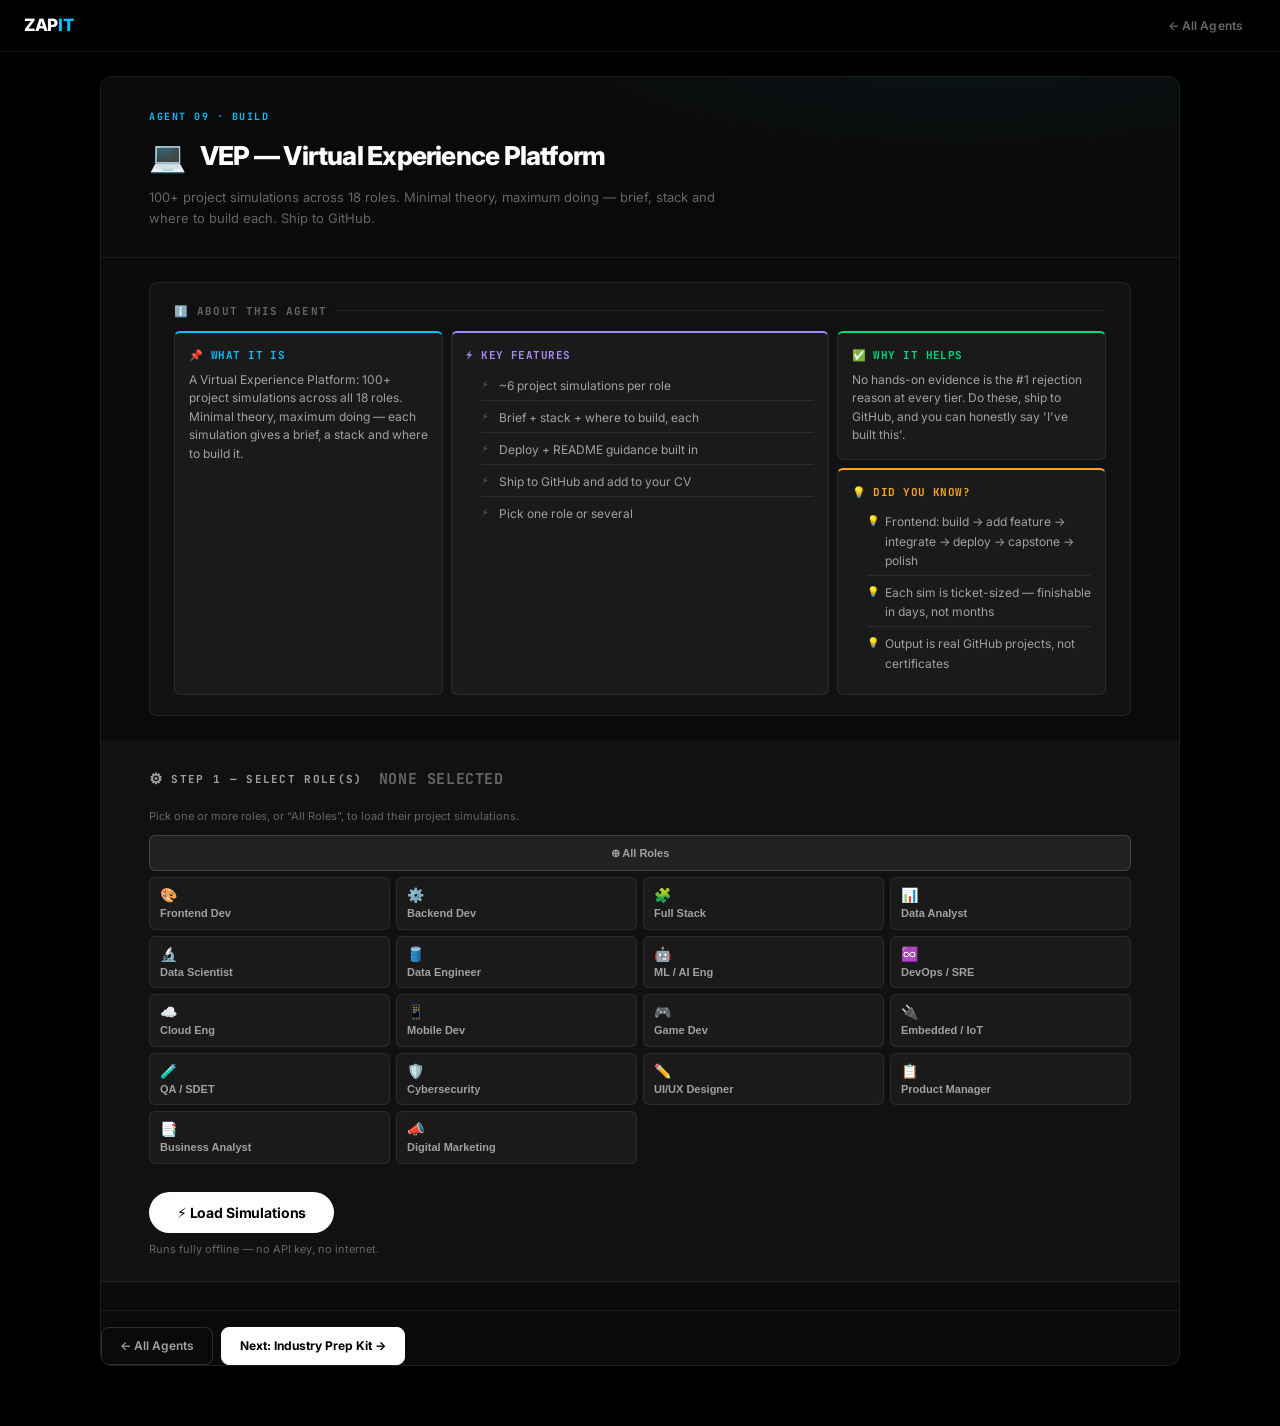
<file: Zapit Marketplace/09_vep.html>
<!DOCTYPE html>
<html lang="en">
<head>
<meta charset="UTF-8"><meta name="viewport" content="width=device-width,initial-scale=1.0">
<title>VEP — Virtual Experience Platform — ZAP IT</title>
<link rel="stylesheet" href="_shared.css">
<style>.role-report{border:2px solid var(--border);border-top:4px solid var(--cyan);border-radius:8px;padding:24px;margin:16px 0}.tab-wrap{margin-top:4px}</style>
</head>
<body>
<div class="topbar">
  <a href="index.html" class="brand">ZAP<em>IT</em></a>
  <div class="topbar-right"><a href="index.html" class="tbtn">← All Agents</a></div>
</div>
<div class="wrap">
  <div class="agent-hdr">
    <div class="step-tag">AGENT 09 · BUILD</div>
    <div class="title-row"><div class="agent-ico">&#128187;</div><div><h1>VEP — Virtual Experience Platform</h1></div></div>
    <div class="agent-desc">100+ project simulations across 18 roles. Minimal theory, maximum doing — brief, stack and where to build each. Ship to GitHub.</div>
  </div>
  <div class="agent-info" id="info"></div>
  <div class="config-panel">
    <div class="config-panel-title"><span>&#9881;</span> Step 1 — Select Role(s) <span class="rolecount" data-rolecount style="margin-left:8px">none selected</span></div>
    <div class="step-note">Pick one or more roles, or “All Roles”, to load their project simulations.</div>
    <div id="carryBanner"></div>
    <div class="role-grid" id="roleGrid"></div>
    
    <button class="run-btn" id="run-btn">&#9889; Load Simulations</button>
    <div class="run-note">Runs fully offline — no API key, no internet.</div>
  </div>
  <div class="report-wrap" id="report-wrap">
    <div style="display:flex;gap:8px;flex-wrap:wrap;margin-bottom:18px">
      <button class="dl-btn" id="dl-btn">&#11015; Download (.txt)</button>
      <button class="nfbtn" onclick="window.print()">&#128424; Print</button>
    </div>
    <div id="reports-container"></div>
  </div>
  <div class="nav-footer">
    <a class="nfbtn" href="index.html">← All Agents</a>
    <a class="nfbtn primary" href="10_industrykit.html">Next: Industry Prep Kit &rarr;</a>
  </div>
</div>
<script src="_engine.js"></script>
<script src="_skills.js"></script>
<script>
/* Agent 11 — VEP. 100+ project simulations across roles (generated from skills). */
var SIM_TPL=[
  function(s,m){return {t:"Starter build: "+s.primary[0].n,brief:"Build a small but complete project that centres on "+s.primary[0].n+". Keep scope tiny; finish it.",stack:s.primary.slice(0,2).map(n=>n.n).join(", ")};},
  function(s,m){return {t:s.primary[1]?(s.primary[1].n+" feature project"):"Second feature project",brief:"Add a real feature using "+(s.primary[1]?s.primary[1].n:s.primary[0].n)+". Treat it like a ticket: clear done-criteria.",stack:(s.primary[1]?s.primary[1].n:s.primary[0].n)+", "+(s.tools[0]?s.tools[0].n:"Git")};},
  function(s,m){return {t:"Integration challenge",brief:"Combine two skills end-to-end ("+s.primary[0].n+" + "+(s.secondary[0]?s.secondary[0].n:s.tech[0].n)+"). This is where real learning happens.",stack:s.primary[0].n+" + "+(s.secondary[0]?s.secondary[0].n:s.tech[0].n)};},
  function(s,m){return {t:"Deploy & document",brief:"Take any project above live and write a clean README with screenshots. A project isn't done until it's deployed.",stack:(s.tools.find(t=>/vercel|render|docker|store|cloud/i.test(t.n))||s.tools[0]||{n:"Git"}).n};},
  function(s,m){return {t:"Domain-flavoured capstone",brief:"Build a capstone inspired by real products: "+(m&&m.examples?m.examples:"a real-world scenario")+". Pick one slice and ship it.",stack:s.primary.slice(0,3).map(n=>n.n).join(", ")};},
  function(s,m){return {t:"Polish & portfolio",brief:"Refactor your best project to clean code, add tests/types where relevant, and pin it on GitHub for recruiters.",stack:(s.secondary.find(t=>/test/i.test(t.n))||{n:"clean code"}).n};}
];
var AGENT={
  unit:'role', dlname:'zapit_vep.txt',
  info:{
    what:"A Virtual Experience Platform: 100+ project simulations across all 18 roles. Minimal theory, maximum doing — each simulation gives a brief, a stack and where to build it.",
    why:"No hands-on evidence is the #1 rejection reason at every tier. Do these, ship to GitHub, and you can honestly say 'I've built this'.",
    features:["~6 project simulations per role","Brief + stack + where to build, each","Deploy + README guidance built in","Ship to GitHub and add to your CV","Pick one role or several"],
    examples:["Frontend: build → add feature → integrate → deploy → capstone → polish","Each sim is ticket-sized — finishable in days, not months","Output is real GitHub projects, not certificates"]
  },
  selector:{type:'roles',multi:true,allLabel:'All Roles'},
  report:function(roles){
    var c=document.getElementById('reports-container');
    var html='<div class="step-note">Build book(s) for '+roles.map(function(r){return ZAP.esc(r);}).join(', ')+' &nbsp; '+ZAP.indic('Indicative briefs')+'</div>';
    
    html+='<div class="report-panel" id="rpanel-role">';
    if(roles.length===1){
      html+=renderVEP(roles[0]);
    } else {
      html+='<div class="report-sub-tabs">';
      roles.forEach(function(rn,i){
        html+='<button class="rsub'+(i===0?' active':'')+'" onclick="switchRoleTab('+i+')">'+ZAP.esc(rn)+'</button>';
      });
      html+='</div>';
      roles.forEach(function(rn,i){
        html+='<div class="role-panel'+(i===0?' active':'')+'" id="rp-'+i+'">';
        html+=renderVEP(rn);
        html+='</div>';
      });
    }
    html+='</div>';
    
    html+=ZAP.closeout(RECS, {href:'05_resumekit.html',label:'Agent 05 · Resume Kit',desc:'Built a few projects? Showcase them — CV bullets, GitHub README and LinkedIn. Your role carries over.'}, ['Finish <b>2–3 small sims</b> — shipped beats big-and-abandoned.','<b>Deploy + README</b> turns a sim into evidence a recruiter can click.','<b>Pin your best 2–3</b> on GitHub so they\'re seen first.']);
    c.innerHTML=html;
  }
};
function renderVEP(rn){
  var s=ZAP.SKILLS[rn], m=ZAP.MARKET[rn]; if(!s) return '';
  var sims=SIM_TPL.map(function(f){return f(s,m);});
  var cards=sims.map(function(p,i){
    return '<div class="acc-item"><div class="acc-hdr">📄 Sim '+(i+1)+': '+ZAP.esc(p.t)+'<span class="acc-ico">v</span></div><div class="acc-body"><p>'+ZAP.esc(p.brief)+'</p>'+
      '<p style="margin-top:6px"><span class="tag tc">STACK</span> '+ZAP.esc(p.stack)+'</p>'+
      '<p style="margin-top:4px"><span class="tag tv">BUILD ON</span> GitHub repo → deploy live → add URL to CV</p>'+
      '<p style="margin-top:4px"><span class="tag tg">README</span> Problem → What you built → Stack → Live link → Screenshots</p></div></div>';
  }).join('');

  var verdict = '<div class="verdict-col">' +
    '<div class="verdict-hero vh-green">' +
      '<div class="vh-lbl">PORTFOLIO STATUS</div>' +
      '<div class="vh-val">' + ZAP.esc(rn) + '</div>' +
      '<div class="vh-sub">VEP Virtual Experience Platform</div>' +
    '</div>' +
  '</div>';
  
  var kpis = ZAP.kpiRow([
    {lbl:'TOTAL SIMULATIONS', val:sims.length+' Sims', sub:'ticket-sized scope', cls:'demand'},
    {lbl:'TARGET COMPLETED', val:'2-3 shipped', sub:'deployed, not local', cls:'pos'},
    {lbl:'VERIFIABLE PROOF', val:'GitHub Link', sub:'recruiter check', cls:'trend'},
    {lbl:'BUILD TYPE', val:'Hands-on', sub:'code evidence', cls:'violet'}
  ]);
  
  var outcome = '<div class="sample-resume" style="margin:0"><h5>OUTCOME GOAL</h5>"Finish 2–3 of these, deploy them, and you have real evidence — the single biggest fix for fresher rejections."</div>';
  var bento = '<div class="bento-snapshot">' + verdict + '<div class="data-col">' + kpis + outcome + '</div></div>';

  var id = rn.replace(/\s+/g,'_').replace(/[^a-zA-Z0-9_]/g,'');
  var deepDive = '<div class="deep-dive">' +
    '<aside class="sidebar-nav">' +
      '<button class="s-tab active" onclick="switchSTab(this, \''+id+'-sims\')">📄 Project Simulations</button>' +
      '<button class="s-tab" onclick="switchSTab(this, \''+id+'-outcomes\')">🎓 Project Outcomes</button>' +
    '</aside>' +
    '<div class="sidebar-content">' +
      '<div class="s-panel active" id="'+id+'-sims">' +
        '<h4 class="micro" style="margin-top:0">PROJECT SIMULATIONS</h4>' +
        '<p style="font-size:12px;color:var(--slate-light);margin-bottom:10px">Build projects like: '+ZAP.esc(m?m.examples:'')+'</p>'+
        cards +
      '</div>' +
      '<div class="s-panel" id="'+id+'-outcomes">' +
        '<h4 class="micro" style="margin-top:0">PROJECT OUTCOMES</h4>' +
        '<div class="success-box" style="margin-top:0"><p>Finish 2–3 of these, deploy them, and you have real evidence — the single biggest fix for fresher rejections.</p></div>' +
      '</div>' +
    '</div>' +
  '</div>';

  return '<div class="role-report" style="border:0;padding:0;">'+
    '<h2 class="sec" style="margin:16px 0 10px">'+ZAP.esc(rn)+' → Portfolio Kit</h2>'+
    bento +
    deepDive +
    '</div>';
}
window.switchRoleTab=function(idx){
  document.querySelectorAll('.role-panel').forEach(function(p,i){ p.classList.toggle('active',i===idx); });
  document.querySelectorAll('.rsub').forEach(function(b,i){ b.classList.toggle('active',i===idx); });
};
window.switchSTab=function(btn,id){
  var nav=btn.parentNode;
  var content=nav.nextElementSibling;
  nav.querySelectorAll('.s-tab').forEach(function(b){b.classList.remove('active');});
  btn.classList.add('active');
  content.querySelectorAll('.s-panel').forEach(function(p){p.classList.remove('active');});
  var t=document.getElementById(id); if(t) t.classList.add('active');
};
var RECS=[
  {t:"Pick 2–3 simulations and finish them — small and shipped beats big and abandoned",b:"Ticket-sized scope is the point. Completing and deploying a small project is worth more than a grand unfinished one."},
  {t:"Deploy every sim and write the README",b:"Live link + clear README turns a sim into verifiable evidence a recruiter can click."},
  {t:"Pin your best 2–3 on GitHub",b:"Curate. Recruiters skim — make your strongest, deployed projects the first thing they see."}
];

/* ---- standard boot (identical across agents) ---- */
(function(){
  if(AGENT.info) ZAP.mountInfo('info', AGENT.info);
  var s=AGENT.selector||{type:'roles',multi:true};
  // chaining: restore role selection carried from a previous role-based agent
  var restore=[];
  if(s.type==='roles'){ var saved=ZAP.recall('roles'); if(saved&&saved.length){ restore=saved; ZAP.carryBanner('carryBanner', saved); } }
  if(s.type==='roles') ZAP.mountRoles('roleGrid', {multi:s.multi!==false, all:s.all!==false, allLabel:s.allLabel, restore:restore});
  else ZAP.mountChips('roleGrid', s.items||[], {multi:s.multi!==false, all:s.all!==false, allLabel:s.allLabel});
  // prefill resume textarea if one exists and we have remembered resume text
  var rt=document.getElementById('resumeText'); var savedResume=ZAP.recall('resume');
  if(rt&&savedResume&&!rt.value) rt.value=savedResume;
  // copt (Step 2) selection
  document.addEventListener('click', function(e){
    var o=e.target.closest && e.target.closest('.copt');
    if(o){ var g=o.parentNode; g.querySelectorAll('.copt').forEach(function(x){x.classList.remove('active');}); o.classList.add('active'); }
  });
  window.optVal=function(id){ var e=document.querySelector('#'+id+' .copt.active'); return e?e.textContent.trim():''; };
  function run(){
    var sel=ZAP.selected('roleGrid');
    if(!sel.length){ alert('Please select at least one '+(AGENT.unit||'role')+' first.'); return; }
    // chaining: remember role selection + any resume text for the next agent
    if(s.type==='roles'){ ZAP.remember('roles', sel); ZAP.remember('role', sel[0]); }
    var rtx=document.getElementById('resumeText'); if(rtx&&rtx.value&&rtx.value.replace(/\s/g,'').length>40) ZAP.remember('resume', rtx.value);
    ZAP.showReport();
    AGENT.report(sel);
    var dl=document.getElementById('dl-btn');
    if(dl) dl.onclick=function(){ ZAP.download(AGENT.dlname||'zapit_report.txt', AGENT.dltext?AGENT.dltext(sel):JSON.stringify(sel)); };
  }
  document.getElementById('run-btn').addEventListener('click', run);
})();
</script>
</body>
</html>
</file>
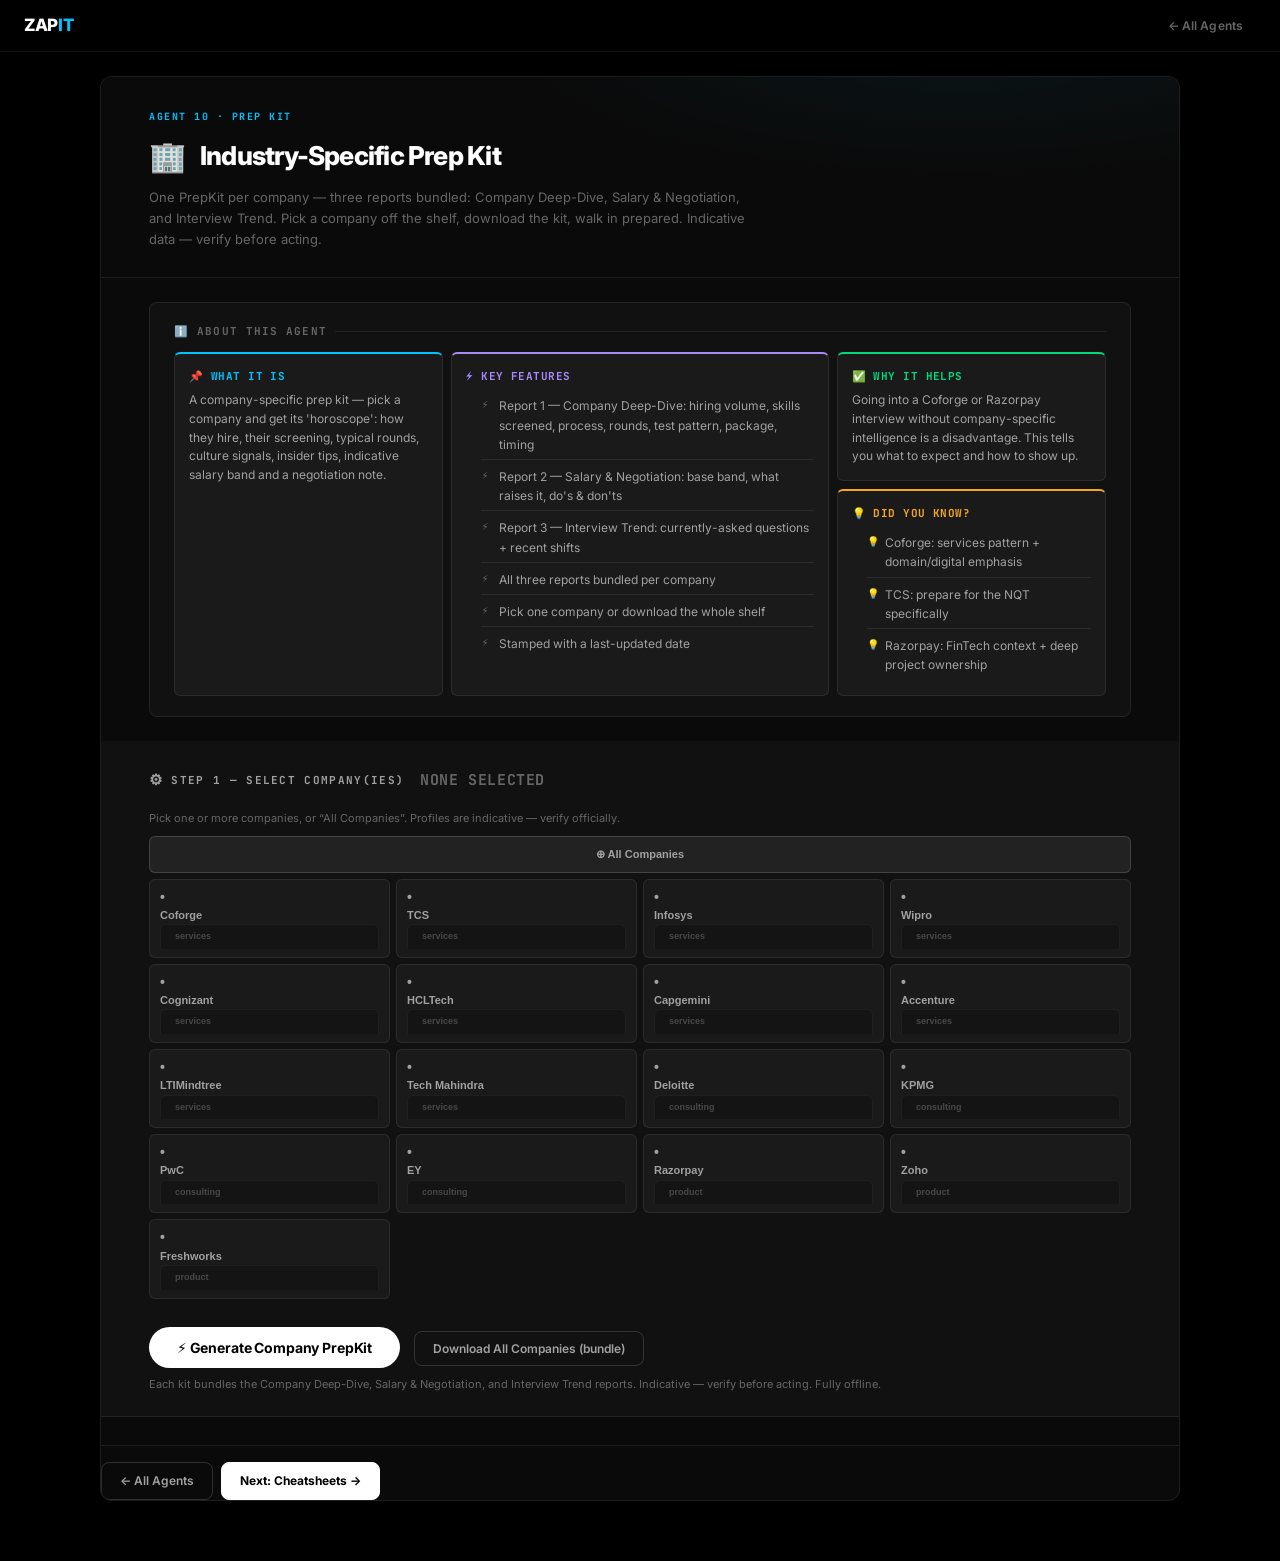
<file: Zapit Marketplace/10_industrykit.html>
<!DOCTYPE html>
<html lang="en">
<head>
<meta charset="UTF-8"><meta name="viewport" content="width=device-width,initial-scale=1.0">
<title>Industry Prep Kit — Company Horoscope — ZAP IT</title>
<link rel="stylesheet" href="_shared.css">
<style>.role-report{border:2px solid var(--border);border-top:4px solid var(--cyan);border-radius:8px;padding:24px;margin:16px 0}.tab-wrap{margin-top:4px}</style>
</head>
<body>
<div class="topbar">
  <a href="index.html" class="brand">ZAP<em>IT</em></a>
  <div class="topbar-right"><a href="index.html" class="tbtn">← All Agents</a></div>
</div>
<div class="wrap">
  <div class="agent-hdr">
    <div class="step-tag">AGENT 10 · PREP KIT</div>
    <div class="title-row"><div class="agent-ico">&#127970;</div><div><h1>Industry-Specific Prep Kit</h1></div></div>
    <div class="agent-desc">One PrepKit per company — three reports bundled: Company Deep-Dive, Salary &amp; Negotiation, and Interview Trend. Pick a company off the shelf, download the kit, walk in prepared. Indicative data — verify before acting.</div>
  </div>
  <div class="agent-info" id="info"></div>
  <div class="config-panel">
    <div class="config-panel-title"><span>&#9881;</span> Step 1 — Select Company(ies) <span class="rolecount" data-rolecount style="margin-left:8px">none selected</span></div>
    <div class="step-note">Pick one or more companies, or “All Companies”. Profiles are indicative — verify officially.</div>
    <div id="carryBanner"></div>
    <div class="role-grid" id="roleGrid"></div>
    
    <button class="run-btn" id="run-btn">&#9889; Generate Company PrepKit</button>
    <button type="button" class="dl-btn" style="margin-left:10px;vertical-align:middle" onclick="(function(){var a=document.querySelector('#roleGrid .all-roles');if(a&&!a.classList.contains('sel'))a.click();document.getElementById('run-btn').click();setTimeout(function(){var d=document.getElementById('dl-btn');if(d)d.click();},220);})()"> Download All Companies (bundle)</button>
    <div class="run-note">Each kit bundles the Company Deep-Dive, Salary &amp; Negotiation, and Interview Trend reports. Indicative — verify before acting. Fully offline.</div>
  </div>
  <div class="report-wrap" id="report-wrap">
    <div style="display:flex;gap:8px;flex-wrap:wrap;margin-bottom:18px">
      <button class="dl-btn" id="dl-btn">&#11015; Download (.txt)</button>
      <button class="nfbtn" onclick="window.print()">&#128424; Print</button>
    </div>
    <div id="reports-container"></div>
  </div>
  <div class="nav-footer">
    <a class="nfbtn" href="index.html">← All Agents</a>
    <a class="nfbtn primary" href="11_cheatsheets.html">Next: Cheatsheets &rarr;</a>
  </div>
</div>
<script src="_engine.js"></script>
<script src="_skills.js"></script>
<script>
/* Agent 13 — Industry Prep Kit (Company Horoscope). HEAVILY INDICATIVE. */
var GROUP_DEFAULTS={
"services":{process:["Apply via campus/portal/referral","Online aptitude + basic coding","Technical interview","HR / managerial round"],rounds:["Aptitude (quant, logical, verbal)","Coding basics (1–2 problems)","Technical: projects + fundamentals","HR: communication + fit"],culture:"Process-driven, training-heavy, values reliability and communication over flashy skills. Large fresher intake.",tips:["Polish aptitude — it's often the real filter","Be able to explain every resume line","Communication matters as much as code","Be genuine in HR; they screen attitude"],salary:"₹3.0–5.5L (fresher, indicative)",neg:"Limited for freshers at scale; bands are largely fixed. Focus on role/project allocation over CTC."},
"consulting":{process:["Apply via campus/portal","Aptitude + case/critical thinking","Technical/functional interview","Partner/HR round"],rounds:["Aptitude + reasoning","Case or domain discussion","Technical or functional depth","Fit / values round"],culture:"Client-facing, structured thinking and communication prized. Domain + analytical blend.",tips:["Practice structured problem-solving out loud","Show business/analytical sense, not just code","Communication and presence matter","Know the firm's service lines"],salary:"₹4.5–8L (fresher, indicative)",neg:"Some flexibility for strong profiles/competing offers; lead with value and fit."},
"product":{process:["Apply via referral/portal","Online assessment (DSA)","1–2 technical rounds","Hiring manager + culture round"],rounds:["DSA online test","DSA / problem-solving interview","System/role depth + projects","Hiring manager + culture fit"],culture:"Merit + projects driven. Values builders who can explain trade-offs and ship. Smaller, selective intake.",tips:["Deployed projects matter more than CGPA","Be ready to go deep on your own code","Practice DSA patterns for the online test","Show you understand their product"],salary:"₹7–14L (fresher, indicative)",neg:"More room for strong, evidenced candidates — projects + competing offers help."}
};
/* extra fields to power the 3 bundled reports (Deep-Dive / Salary / Trend) */
var GROUP_EXTRA={
"services":{volume:"Very High",screens:["Aptitude (quant / logical / verbal)","CS fundamentals — DSA-lite, DBMS, OS, OOP","One programming language basics","Communication"],tests:"Online aptitude + 1–2 basic coding problems; some drives add pseudocode MCQs. Sectional cut-offs are common.",timing:"Bulk fresher drives via campus + national online tests (NQT-style), typically Aug–Mar.",raises:["A cleared certification (cloud / DB)","Strong communication in the HR round","A deployed project on the resume","A higher aptitude / test percentile"],trend:["Tell me about yourself","Explain your final-year project end to end","DBMS — joins, normalization, indexes","OOP pillars with real examples","A simple coding problem (string / array)"],shift:"Shortlisting now leans on a single national online test; basic cloud / AI awareness has become a plus."},
"consulting":{volume:"Medium–High",screens:["Aptitude + critical reasoning","Structured problem-solving","Business / analytical sense","Communication & presence"],tests:"Aptitude + a case or scenario; some tracks add a technical / functional round.",timing:"Campus + analyst drives; rolling through the year, peak in placement season.",raises:["A competing offer","Strong case-interview performance","Relevant domain exposure","Polished communication"],trend:["A guesstimate / case question","Why consulting and why this firm","Walk me through a problem you solved","Domain or functional basics","Behavioural — teamwork / conflict"],shift:"More data / analytics fluency expected even in functional tracks."},
"product":{volume:"Selective",screens:["DSA / problem-solving","CS fundamentals + system basics","Project depth & trade-offs","Code / product ownership"],tests:"Online DSA assessment (1–3 problems, LC easy–medium) — a strong shortlisting signal.",timing:"Selective, referral + portal; smaller batches, often off-campus year-round.",raises:["2+ deployed projects","Competing offers","Strong DSA + system-design-lite","Visible open-source / GitHub"],trend:["DSA — arrays / strings / hashmaps, then trees / graphs","Explain a project's architecture & trade-offs","Design a small feature (machine coding)","Why this product / company","Behavioural — ownership, debugging a hard bug"],shift:"AI-tool fluency and shipping evidence increasingly required; take-home / machine-coding rounds more common."}
};
var COMPANIES={
"Coforge":{grp:"services",ico:"•",about:"Global IT services & digital company (Greater Noida HQ presence). Hires freshers across digital, cloud, data and platform work.",tipsX:["Coforge values domain + digital skills — show one domain interest","Be clear on why Coforge specifically"],
  exam:"Coforge fresher hiring typically runs an online assessment: aptitude (quant/logical/verbal) + basic coding (1–2 problems) + sometimes a communication/versant test, followed by technical and HR rounds. Pattern varies by drive — confirm on the official careers page.",
  horo:{vision:"To be a leading global digital services & solutions partner — using AI, cloud and domain depth to transform regulated industries.",hq:"Greater Noida, India (registered) → Global delivery + sales hubs.",locations:"India: Greater Noida, Noida, Gurugram, Hyderabad, Bengaluru, Pune, Mumbai, Kolkata. Global: USA, UK, Europe, Middle East, APAC.",focus:"Banking & Financial Services (BFSI), Insurance, Travel & Transportation, and Public Sector — plus cross-cutting Digital, Cloud, Data/AI and Automation.",specifics:["Strong in INSURANCE & TRAVEL domains — domain interest is a real edge here.","Owns digital/integration platforms — platform + integration skills are valued.","AI + cloud + automation are current growth bets.","Values communication, ownership and domain curiosity in freshers."]}},
"TCS":{grp:"services",ico:"•",about:"India's largest IT services firm. Huge fresher intake via TCS NQT.",tipsX:["Prepare specifically for the TCS NQT pattern","NQT score drives shortlisting"],exam:"TCS National Qualifier Test (NQT): Numerical, Verbal, Reasoning + a Programming Logic & Coding section. A strong NQT score is the main shortlisting filter. TCS Digital / Prime are higher bands with harder coding."},
"Infosys":{grp:"services",ico:"•",about:"Top-tier IT services; structured fresher hiring and strong training (Mysuru).",tipsX:["InfyTQ / certification helps","Strong fundamentals + communication"],exam:"InfyTQ / Infosys assessment: aptitude + pseudocode/coding + technical MCQs, then technical + HR interviews. InfyTQ certification can fast-track you."},
"Wipro":{grp:"services",ico:"•",about:"Large IT services firm; elite + regular fresher tracks.",tipsX:["Know which track you're applying to","Aptitude is a key filter"]},
"Cognizant":{grp:"services",ico:"•",about:"IT services & consulting; sizeable fresher hiring (GenC tracks).",tipsX:["Understand the GenC track levels","Coding + communication balance"]},
"HCLTech":{grp:"services",ico:"•",about:"IT & engineering services; early-career programs (TechBee/fresher).",tipsX:["Engineering/infra roles common","Be open on role allocation"]},
"Capgemini":{grp:"services",ico:"•",about:"Global services & consulting; structured fresher pipeline.",tipsX:["Pseudocode round appears in some drives","Aptitude + basics"]},
"Accenture":{grp:"services",ico:"•",about:"Global professional services; large fresher intake across tech.",tipsX:["Cognitive + technical assessment","Communication assessment matters"]},
"LTIMindtree":{grp:"services",ico:"•",about:"IT services & digital; campus + off-campus fresher hiring.",tipsX:["Aptitude + coding basics","Clarity on projects"]},
"Tech Mahindra":{grp:"services",ico:"•",about:"IT & networking services; broad fresher hiring.",tipsX:["Telecom/network domains common","Communication round emphasis"]},
"Deloitte":{grp:"consulting",ico:"•",about:"Big-4 consulting & technology; analyst/engineering fresher roles.",tipsX:["Show structured thinking","Know the service line you applied to"]},
"KPMG":{grp:"consulting",ico:"•",about:"Big-4 advisory & tech; analytical fresher roles.",tipsX:["Business + analytical sense","Communication and presence"]},
"PwC":{grp:"consulting",ico:"•",about:"Big-4 advisory & technology consulting.",tipsX:["Case/scenario thinking","Domain awareness helps"]},
"EY":{grp:"consulting",ico:"•",about:"Big-4 advisory & technology; consulting + tech tracks.",tipsX:["Structured answers","Fit + values round matters"]},
"Razorpay":{grp:"product",ico:"•",about:"Leading FinTech (payments) product company. Selective, projects-driven hiring.",tipsX:["FinTech context (idempotency, reconciliation) helps","Deep on one real project"]},
"Zoho":{grp:"product",ico:"•",about:"Bootstrapped product company; strong engineering culture, own assessment.",tipsX:["Programming depth over buzzwords","Zoho has its own multi-round test"],exam:"Zoho's own multi-round process: programming MCQs → 2 coding rounds (increasing difficulty) → advanced/design round → technical + HR. Depth in one language beats buzzwords."},
"Freshworks":{grp:"product",ico:"•",about:"SaaS product company; product engineering roles.",tipsX:["SaaS/product sense helps","DSA + projects"]}
};
function merge(cn){var c=COMPANIES[cn];var g=GROUP_DEFAULTS[c.grp];return {ico:c.ico,about:c.about,grp:c.grp,process:g.process,rounds:g.rounds,culture:g.culture,tips:g.tips.concat(c.tipsX||[]),salary:g.salary,neg:g.neg,exam:c.exam,horo:c.horo};}
var AGENT={
  unit:'company', dlname:'zapit_industry_kit.txt',
  info:{
    what:"A company-specific prep kit — pick a company and get its 'horoscope': how they hire, their screening, typical rounds, culture signals, insider tips, indicative salary band and a negotiation note.",
    why:"Going into a Coforge or Razorpay interview without company-specific intelligence is a disadvantage. This tells you what to expect and how to show up.",
    features:["Report 1 — Company Deep-Dive: hiring volume, skills screened, process, rounds, test pattern, package, timing","Report 2 — Salary & Negotiation: base band, what raises it, do's & don'ts","Report 3 — Interview Trend: currently-asked questions + recent shifts","All three reports bundled per company","Pick one company or download the whole shelf","Stamped with a last-updated date"],
    examples:["Coforge: services pattern + domain/digital emphasis","TCS: prepare for the NQT specifically","Razorpay: FinTech context + deep project ownership"]
  },
  selector:{type:'chips', items:Object.keys(COMPANIES).map(function(k){return {n:k,ico:COMPANIES[k].ico,sub:COMPANIES[k].grp};}), multi:true, allLabel:'All Companies'},
  report:function(comps){
    var c=document.getElementById('reports-container');
    var html='<div class="step-note" style="margin:0 0 10px"> Kit data last updated: <b>Jun 2026</b> — hiring volumes, salary bands and interview trends change every cycle; re-verify before acting.</div>'+
      '<div class="risk" style="margin:0 0 14px"><div class="lbl">READ THIS</div><div class="body">These company profiles are <b>indicative</b> — built from general, publicly-known patterns, not insider or verified data. Always confirm with the official careers page and recent candidate experiences. '+ZAP.indic('Indicative')+'</div></div>';
    
    html+='<div class="report-panel" id="rpanel-role">';
    if(comps.length===1){
      html+=renderCompany(comps[0]);
    } else {
      html+='<div class="report-sub-tabs">';
      comps.forEach(function(cn,i){
        html+='<button class="rsub'+(i===0?' active':'')+'" onclick="switchRoleTab('+i+')">'+ZAP.esc(cn)+'</button>';
      });
      html+='</div>';
      comps.forEach(function(cn,i){
        html+='<div class="role-panel'+(i===0?' active':'')+'" id="rp-'+i+'">';
        html+=renderCompany(cn);
        html+='</div>';
      });
    }
    html+='</div>';
    
    html+=ZAP.closeout(RECS, {href:'11_cheatsheets.html',label:'Agent 11 · Cheatsheets',desc:'Grab a ready checklist — Get-Job-in-60-Days, Crack-Interview and more.'}, ['Prepare to each company\'s <b>specific exam pattern</b> (TCS NQT, Zoho test, Coforge assessment), not generically.','Build a genuine <b>"why this company"</b> answer tied to your work.','Treat this as a <b>starting map</b> — confirm on the official careers page.']);
    c.innerHTML=html;
  },
  dltext:function(comps){
    var t='ZAP IT — COMPANY PREPKIT\nLast updated: Jun 2026 (indicative — verify before acting)\n'+'='.repeat(48)+'\n\n';
    comps.forEach(function(cn){ var d=merge(cn); if(!d) return; var x=GROUP_EXTRA[d.grp]||{};
      t+=cn+'\n'+'-'.repeat(40)+'\n'+d.about+'\n\n';
      t+='[1] COMPANY DEEP-DIVE\n';
      t+=' Fresher hiring: '+(x.volume||'-')+' | Fresher CTC: '+d.salary+'\n';
      t+=' Screens for: '+((x.screens||[]).join(', '))+'\n';
      t+=' Process: '+d.process.join(' -> ')+'\n';
      t+=' Rounds: '+d.rounds.join(' | ')+'\n';
      t+=' Test pattern: '+(x.tests||'')+'\n';
      if(d.exam) t+=' Internal exam pattern: '+d.exam+'\n';
      if(d.horo) t+=' Vision: '+d.horo.vision+'\n Locations: '+d.horo.locations+'\n Focus: '+d.horo.focus+'\n';
      t+=' Application timing: '+(x.timing||'')+'\n';
      t+=' Culture: '+d.culture+'\n\n';
      t+='[2] SALARY & NEGOTIATION\n';
      t+=' Fresher base band: '+d.salary+'\n';
      t+=' Raises your band: '+((x.raises||[]).join(', '))+'\n';
      t+=' Negotiation note: '+d.neg+'\n\n';
      t+='[3] INTERVIEW TREND\n';
      t+=' Currently asked:\n   - '+((x.trend||[]).join('\n   - '))+'\n';
      t+=' Recent shift: '+(x.shift||'')+'\n\n'+'='.repeat(40)+'\n\n';
    });
    return t;
  }
};
/* full company "horoscope" — vision, locations, focus, specifics (Coforge etc.) */
function horoscope(cn,h){
  var facts=[[' Vision',h.vision],[' Headquarters',h.hq],[' Locations',h.locations],[' Focus areas',h.focus]]
    .filter(function(f){return f[1];})
    .map(function(f){return '<tr><td style="white-space:nowrap"><b>'+f[0]+'</b></td><td>'+ZAP.esc(f[1])+'</td></tr>';}).join('');
  var spec=(h.specifics||[]).map(function(s){return '<li><span class="chk"></span><span>'+ZAP.esc(s)+'</span></li>';}).join('');
  return '<div class="strong-insight" style="margin-top:0;border-top-color:var(--cyan)"><div class="lbl" style="color:var(--cyan)">=. COMPANY HOROSCOPE → '+ZAP.esc(cn)+'</div>'+
    '<table class="t" style="margin-top:8px"><tbody>'+facts+'</tbody></table>'+
    (spec?'<h4 class="micro" style="margin-top:10px">What makes '+ZAP.esc(cn)+' specific</h4><ul class="checklist">'+spec+'</ul>':'')+
    '</div>';
}
function renderCompany(cn){
  var d=merge(cn); if(!d) return ''; var x=GROUP_EXTRA[d.grp]||{};
  var grpName={services:'IT Services',consulting:'Consulting / Advisory',product:'Product Company'}[d.grp];
  var process=d.process.map(function(p){return '<div class="tl3-item">'+ZAP.esc(p)+'</div>';}).join('');
  var rounds=d.rounds.map(function(r,i){return '<div class="acc-item"><div class="acc-hdr">Round '+(i+1)+': '+ZAP.esc(r)+'<span class="acc-ico">v</span></div><div class="acc-body">Prepare to demonstrate this stage clearly. Practise out loud and tie answers to your real projects.</div></div>';}).join('');
  var tips='<ul class="checklist">'+d.tips.map(function(t){return '<li><span class="chk"></span><span>'+ZAP.esc(t)+'</span></li>';}).join('')+'</ul>';
  var screens=(x.screens||[]).map(function(t){return '<span class="tag tc" style="margin:2px">'+ZAP.esc(t)+'</span>';}).join(' ');
  var raises='<ul class="checklist">'+(x.raises||[]).map(function(t){return '<li><span class="chk"></span><span>'+ZAP.esc(t)+'</span></li>';}).join('')+'</ul>';
  var trendQ=(x.trend||[]).map(function(q){return '<div class="flashcard"><div class="fc-q">'+ZAP.esc(q)+'</div></div>';}).join('');
  var examPocket = d.exam ? ('<div class="cheat" style="margin-top:10px"><div class="cheat-tag">INTERNAL EXAM / TEST PATTERN POCKET</div><div class="cheat-ttl">'+ZAP.esc(cn)+' — how their test works</div><ul class="cheat-list"><li>'+ZAP.esc(d.exam)+'</li></ul></div>') : '';
  var horo = d.horo ? horoscope(cn,d.horo) : '';
  var negDos='<div class="config-grid"><div><h4 class="micro" style="color:var(--emerald)">– NEGOTIATION DO</h4><ul class="checklist"><li><span class="chk"></span><span>Lead with evidence — projects, offers, test percentile</span></li><li><span class="chk"></span><span>Be polite, specific and patient</span></li><li><span class="chk"></span><span>Ask about role / project allocation, not just CTC</span></li></ul></div><div><h4 class="micro" style="color:var(--crimson)"> NEGOTIATION DON\'T</h4><ul class="checklist"><li><span class="chk"></span><span>Bluff about offers you don\'t have</span></li><li><span class="chk"></span><span>Make CTC your only point</span></li><li><span class="chk"></span><span>Be aggressive or ultimatum-driven as a fresher</span></li></ul></div></div>';

  var verdict = '<div class="verdict-col">' +
    '<div class="verdict-hero vh-green">' +
      '<div class="vh-lbl">PREP STATUS</div>' +
      '<div class="vh-val">' + ZAP.esc(cn) + '</div>' +
      '<div class="vh-sub">' + ZAP.esc(grpName) + '</div>' +
    '</div>' +
  '</div>';
  
  var kpis = ZAP.kpiRow([
    {lbl:'HIRING VOLUME', val:x.volume||'—', sub:'indicative volume', cls:'demand'},
    {lbl:'FRESHER CTC', val:d.salary, sub:'verify officially', cls:'pos'},
    {lbl:'NEGOTIATION ROOM', val:d.grp==='product'?'Some':d.grp==='consulting'?'Limited–Some':'Limited', sub:'as a fresher', cls:'trend'},
    {lbl:'APPLY WINDOW', val:'see note', sub:(x.timing||'').slice(0, 22), cls:'violet'}
  ]);
  
  var aboutText = '<div class="sample-resume" style="margin:0"><h5>COMPANY PROFILE</h5>' + ZAP.esc(d.about) + '</div>';
  var bento = '<div class="bento-snapshot">' + verdict + '<div class="data-col">' + kpis + aboutText + '</div></div>';

  var id = cn.replace(/\s+/g,'_').replace(/[^a-zA-Z0-9_]/g,'');
  var deepDive = '<div class="deep-dive">' +
    '<aside class="sidebar-nav">' +
      '<button class="s-tab active" onclick="switchSTab(this, \''+id+'-dive\')">📊 Company Deep-Dive</button>' +
      '<button class="s-tab" onclick="switchSTab(this, \''+id+'-salary\')">💰 Salary &amp; Negotiation</button>' +
      '<button class="s-tab" onclick="switchSTab(this, \''+id+'-trend\')">📈 Interview Trends</button>' +
    '</aside>' +
    '<div class="sidebar-content">' +
      '<div class="s-panel active" id="'+id+'-dive">' +
        horo +
        '<h4 class="micro" style="margin-top:16px">Skills they screen for</h4><p>'+screens+'</p>'+
        '<h4 class="micro" style="margin-top:16px">Hiring process</h4><div class="bar-wrap" style="padding:10px 14px">'+process+'</div>'+
        '<h4 class="micro" style="margin-top:16px">Typical rounds & test pattern <span class="htip" style="font-weight:400">tap to expand</span></h4>'+rounds+
        '<div class="wow" style="margin-top:12px"><div class="lbl">TEST PATTERN (general for this category)</div><p>'+ZAP.esc(x.tests||'')+'</p></div>'+
        examPocket+
        '<div class="step-note" style="margin-top:12px"><b>Application timing:</b> '+ZAP.esc(x.timing||'')+'</div>'+
        '<h4 class="micro" style="margin-top:16px">Culture signals</h4><div class="wow" style="margin-top:4px"><p>'+ZAP.esc(d.culture)+'</p></div>'+
        '<h4 class="micro" style="margin-top:16px">Insider-style tips '+ZAP.indic('Indicative')+'</h4>'+tips+
      '</div>' +
      '<div class="s-panel" id="'+id+'-salary">' +
        '<h4 class="micro" style="margin-top:0">SALARY &amp; NEGOTIATION</h4>' +
        '<h4 class="micro" style="margin-top:12px">What raises your band</h4>'+raises+
        '<h4 class="micro" style="margin-top:12px">Negotiation note</h4><div class="rec-block" style="margin-top:4px"><div class="rb-body">'+ZAP.esc(d.neg)+'</div></div>'+
        '<div style="margin-top:12px">' + negDos + '</div>' +
      '</div>' +
      '<div class="s-panel" id="'+id+'-trend">' +
        '<h4 class="micro" style="margin-top:0">INTERVIEW TRENDS</h4>' +
        '<h4 class="micro" style="margin-top:12px">Currently-asked questions (technical + HR)</h4>'+trendQ+
        '<h4 class="micro" style="margin-top:12px">Recent shifts in what they test</h4><div class="risk" style="margin-top:4px"><div class="body">'+ZAP.esc(x.shift||'')+'</div></div>'+
      '</div>' +
    '</div>' +
  '</div>';

  return '<div class="role-report" style="border:0;padding:0;">'+
    '<div style="display:flex;align-items:center;gap:12px;margin:0 0 10px"><span style="font-size:28px">'+d.ico+'</span><h2 class="sec" style="margin:0;border:0">'+ZAP.esc(cn)+'</h2><span class="tag tc">'+ZAP.esc(grpName)+'</span></div>'+
    bento +
    deepDive +
    '</div>';
}
window.switchRoleTab=function(idx){
  document.querySelectorAll('.role-panel').forEach(function(p,i){ p.classList.toggle('active',i===idx); });
  document.querySelectorAll('.rsub').forEach(function(b,i){ b.classList.toggle('active',i===idx); });
};
window.switchSTab=function(btn,id){
  var nav=btn.parentNode;
  var content=nav.nextElementSibling;
  nav.querySelectorAll('.s-tab').forEach(function(b){b.classList.remove('active');});
  btn.classList.add('active');
  content.querySelectorAll('.s-panel').forEach(function(p){p.classList.remove('active');});
  var t=document.getElementById(id); if(t) t.classList.add('active');
};
var RECS=[
  {t:"Prepare to the company's specific pattern, not just generically",b:"Match your prep to their process and signature assessment. Confirm the current format on their official careers page."},
  {t:"Build a genuine 'why this company' answer",b:"Tie one specific thing about the company to your own work or interest. Specific beats flattery."},
  {t:"Verify every detail before relying on it",b:"Treat these profiles as a starting map. Cross-check with the official site and recent candidate experiences."}
];

/* ---- standard boot (identical across agents) ---- */
(function(){
  if(AGENT.info) ZAP.mountInfo('info', AGENT.info);
  var s=AGENT.selector||{type:'roles',multi:true};
  // chaining: restore role selection carried from a previous role-based agent
  var restore=[];
  if(s.type==='roles'){ var saved=ZAP.recall('roles'); if(saved&&saved.length){ restore=saved; ZAP.carryBanner('carryBanner', saved); } }
  if(s.type==='roles') ZAP.mountRoles('roleGrid', {multi:s.multi!==false, all:s.all!==false, allLabel:s.allLabel, restore:restore});
  else ZAP.mountChips('roleGrid', s.items||[], {multi:s.multi!==false, all:s.all!==false, allLabel:s.allLabel});
  // prefill resume textarea if one exists and we have remembered resume text
  var rt=document.getElementById('resumeText'); var savedResume=ZAP.recall('resume');
  if(rt&&savedResume&&!rt.value) rt.value=savedResume;
  // copt (Step 2) selection
  document.addEventListener('click', function(e){
    var o=e.target.closest && e.target.closest('.copt');
    if(o){ var g=o.parentNode; g.querySelectorAll('.copt').forEach(function(x){x.classList.remove('active');}); o.classList.add('active'); }
  });
  window.optVal=function(id){ var e=document.querySelector('#'+id+' .copt.active'); return e?e.textContent.trim():''; };
  function run(){
    var sel=ZAP.selected('roleGrid');
    if(!sel.length){ alert('Please select at least one '+(AGENT.unit||'role')+' first.'); return; }
    // chaining: remember role selection + any resume text for the next agent
    if(s.type==='roles'){ ZAP.remember('roles', sel); ZAP.remember('role', sel[0]); }
    var rtx=document.getElementById('resumeText'); if(rtx&&rtx.value&&rtx.value.replace(/\s/g,'').length>40) ZAP.remember('resume', rtx.value);
    ZAP.showReport();
    AGENT.report(sel);
    var dl=document.getElementById('dl-btn');
    if(dl) dl.onclick=function(){ ZAP.download(AGENT.dlname||'zapit_report.txt', AGENT.dltext?AGENT.dltext(sel):JSON.stringify(sel)); };
  }
  document.getElementById('run-btn').addEventListener('click', run);
})();
</script>
</body>
</html>
</file>
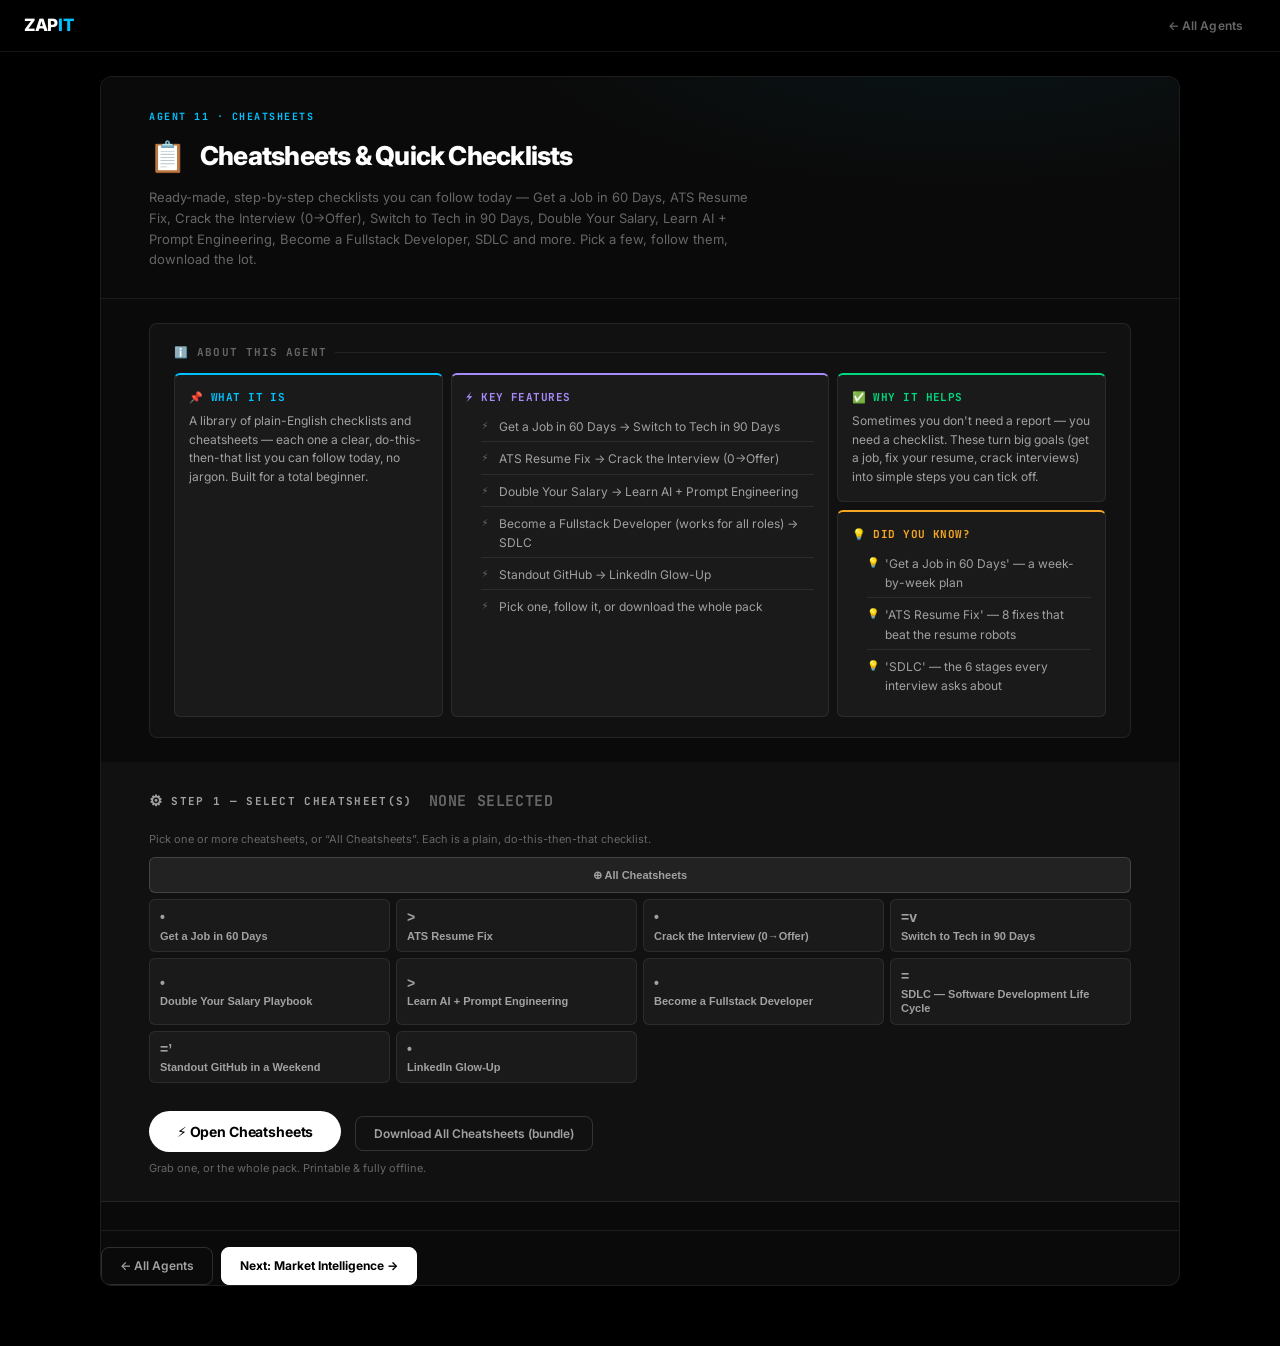
<file: Zapit Marketplace/11_cheatsheets.html>
<!DOCTYPE html>
<html lang="en">
<head>
<meta charset="UTF-8"><meta name="viewport" content="width=device-width,initial-scale=1.0">
<title>Cheatsheets &amp; Checklists — ZAP IT</title>
<link rel="stylesheet" href="_shared.css">
<style>.role-report{border:2px solid var(--border);border-top:4px solid var(--cyan);border-radius:8px;padding:24px;margin:16px 0}.tab-wrap{margin-top:4px}</style>
</head>
<body>
<div class="topbar">
  <a href="index.html" class="brand">ZAP<em>IT</em></a>
  <div class="topbar-right"><a href="index.html" class="tbtn">← All Agents</a></div>
</div>
<div class="wrap">
  <div class="agent-hdr">
    <div class="step-tag">AGENT 11 · CHEATSHEETS</div>
    <div class="title-row"><div class="agent-ico">&#128203;</div><div><h1>Cheatsheets &amp; Quick Checklists</h1></div></div>
    <div class="agent-desc">Ready-made, step-by-step checklists you can follow today — Get a Job in 60 Days, ATS Resume Fix, Crack the Interview (0→Offer), Switch to Tech in 90 Days, Double Your Salary, Learn AI + Prompt Engineering, Become a Fullstack Developer, SDLC and more. Pick a few, follow them, download the lot.</div>
  </div>
  <div class="agent-info" id="info"></div>
  <div class="config-panel">
    <div class="config-panel-title"><span>&#9881;</span> Step 1 — Select Cheatsheet(s) <span class="rolecount" data-rolecount style="margin-left:8px">none selected</span></div>
    <div class="step-note">Pick one or more cheatsheets, or “All Cheatsheets”. Each is a plain, do-this-then-that checklist.</div>
    <div id="carryBanner"></div>
    <div class="role-grid" id="roleGrid"></div>
    <button class="run-btn" id="run-btn">&#9889; Open Cheatsheets</button>
    <button type="button" class="dl-btn" style="margin-left:10px;vertical-align:middle" onclick="(function(){var a=document.querySelector('#roleGrid .all-roles');if(a&&!a.classList.contains('sel'))a.click();document.getElementById('run-btn').click();setTimeout(function(){var d=document.getElementById('dl-btn');if(d)d.click();},220);})()"> Download All Cheatsheets (bundle)</button>
    <div class="run-note">Grab one, or the whole pack. Printable &amp; fully offline.</div>
  </div>
  <div class="report-wrap" id="report-wrap">
    <div style="display:flex;gap:8px;flex-wrap:wrap;margin-bottom:18px">
      <button class="dl-btn" id="dl-btn">&#11015; Download (.txt)</button>
      <button class="nfbtn" onclick="window.print()">&#128424; Print</button>
    </div>
    <div id="reports-container"></div>
  </div>
  <div class="nav-footer">
    <a class="nfbtn" href="index.html">← All Agents</a>
    <a class="nfbtn primary" href="01_market.html">Next: Market Intelligence &rarr;</a>
  </div>
</div>
<script src="_engine.js"></script>
<script src="_skills.js"></script>
<script>
/* Agent 11 — Cheatsheets & Checklists. Plain step-by-step lists for freshers. */
var SHEETS={
"Get a Job in 60 Days":{ico:"•",who:"Anyone job-hunting now",lines:[
  "Week 1 — Pick ONE target role + 1 domain. Lock your daily study hours.",
  "Week 1 — Set up GitHub, a clean resume (ATS template) and LinkedIn.",
  "Week 2–3 — Build & DEPLOY Project 1. Add the live link to your CV.",
  "Week 3 — Apply to 10 Tier-1 (service) companies. Track in a sheet.",
  "Week 4–5 — Build & DEPLOY Project 2. Start one free certificate.",
  "Week 5 — Apply to 15 more companies + ask for 3 referrals on LinkedIn.",
  "Week 6 — Mock interviews daily; revise your projects out loud.",
  "Week 7 — Apply to Tier-2 (product) companies with 2 live projects.",
  "Week 8 — Follow up, negotiate role/CTC, accept. Keep applying till signed."]},
"ATS Resume Fix":{ico:">",who:"If your resume gets no callbacks",lines:[
  "Save as PDF named Firstname_Role.pdf.",
  "Single column. No tables, no photo, no graphics, no fancy fonts.",
  "Headings exactly: SUMMARY → SKILLS → PROJECTS → EXPERIENCE → EDUCATION.",
  "Copy the EXACT skill words from the job post (only the true ones).",
  "Every project: live link + GitHub + the word 'deployed'.",
  "Every bullet: action verb + what + a number (e.g. 'cut load by 40%').",
  "Add one AI project — it's now a screening filter.",
  "One page. Run it through a free ATS checker. Proofread twice."]},
"Crack the Interview (0→Offer)":{ico:"•",who:"From first call to signed offer",lines:[
  "Know your resume cold — be ready to defend every single line.",
  "Prepare a 30-second self-intro; rehearse it out loud.",
  "Be able to explain EACH project: problem → your decision → result.",
  "Revise role fundamentals (the 5 'must-have' skills) + 1 behavioural story.",
  "Solve a few easy/medium DSA problems if it's a product company.",
  "Think out loud; state assumptions before you code.",
  "Ask 2 smart questions about the team/product.",
  "Send a short thank-you note; follow up if no reply in a week."]},
"Switch to Tech in 90 Days":{ico:"=v",who:"Non-tech background → first tech role",lines:[
  "Days 0–10 — Pick a beginner-friendly role (Frontend, Data Analyst, QA, BA).",
  "Days 0–30 — Learn the fundamentals via 1 free course; code daily 1–2 hrs.",
  "Days 30–45 — Build & deploy Project 1 (small but real).",
  "Days 45–60 — Add a free certificate + polish GitHub & LinkedIn.",
  "Days 60–75 — Build Project 2; write 1 'what I learned' post.",
  "Days 75–90 — Apply to Tier-1 + internships; do mock interviews.",
  "Lean on your old background — it's a domain advantage, not a weakness."]},
"Double Your Salary Playbook":{ico:"•",who:"Move from basic band to skilled band",lines:[
  "Map your role's 'Multiplier' skills (Agent 02) — the ones that move pay.",
  "Ship 2 deployed projects that use those Multiplier skills.",
  "Earn the 1 highest-signal cert for your role (project + cert = believable).",
  "Add one AI/automation project — premium bands expect it.",
  "Rewrite every resume bullet as impact + a number.",
  "Target Tier-2 (product) companies — ~2–3→ the salary floor of Tier-1.",
  "Get a competing offer; negotiate calmly with evidence, not ultimatums.",
  "Re-skill every 6 months — the market moves; so should you."]},
"Learn AI + Prompt Engineering":{ico:">",who:"Total beginner to AI",lines:[
  "Understand the basics: LLM, token, prompt, RAG (answer from your own docs).",
  "Do a free course: DeepLearning.AI 'ChatGPT Prompt Engineering'.",
  "Learn the 5 prompt patterns: role, examples, steps, format, constraints.",
  "Use an AI coding assistant (Copilot / Cursor) in your real projects.",
  "Build 1 tiny RAG app over your own notes (LangChain / LlamaIndex).",
  "Add an AI feature to an existing project.",
  "List the AI tools + the project on your resume and LinkedIn.",
  "Keep up with basics, not hype — agents, evals, on-device models."]},
"Become a Fullstack Developer":{ico:"•",who:"Any role → full-stack (works for all)",lines:[
  "Frontend basics: HTML, CSS, JavaScript — build 3 small pages.",
  "Learn one framework: React (+ a little TypeScript).",
  "Backend basics: one language + REST APIs (Node / Python / Java).",
  "Database basics: SQL + one DB (Postgres). Learn joins & indexes.",
  "Connect them: build a small app with login + data + a real feature.",
  "Deploy it (Vercel / Render) and write a clean README.",
  "Add Git/GitHub habits: commits, branches, pull requests.",
  "Repeat with a second, slightly bigger app. Pin both on GitHub."]},
"SDLC — Software Development Life Cycle":{ico:"=",who:"Must-know for every tech interview",lines:[
  "1. Requirements — gather what to build (BA writes the spec).",
  "2. Design — plan architecture, data model, UI.",
  "3. Development — write the code in small pieces.",
  "4. Testing — QA finds bugs (unit, integration, regression).",
  "5. Deployment — release to production (DevOps/CI-CD).",
  "6. Maintenance — fix issues, add features, monitor.",
  "Models to name: Waterfall (linear) vs Agile/Scrum (iterative sprints).",
  "Know: sprint, standup, backlog, PR review, CI/CD — interviewers ask."]},
"Standout GitHub in a Weekend":{ico:"=’",who:"Make recruiters click",lines:[
  "Set a clear profile name, photo and one-line bio (your role).",
  "Add a profile README: who you are + pinned projects + skills + contact.",
  "Pin your best 2–3 DEPLOYED projects.",
  "Each repo: clear README — problem, what you built, stack, live link, screenshots.",
  "Clean commit history; delete empty/tutorial-clone repos.",
  "Add topics/tags so your repos are searchable.",
  "Put the GitHub link on your resume AND LinkedIn."]},
"LinkedIn Glow-Up":{ico:"•",who:"Get found by recruiters",lines:[
  "Headline = Role + top 2 skills + 'open to opportunities'.",
  "Use the SAME keywords as your resume (recruiters search them).",
  "About section: 3 lines — who you are, what you've built, what you want.",
  "Add your deployed projects + GitHub to Featured.",
  "Turn on 'Open to Work'. Connect with 20 people in your target companies.",
  "Post 1 short 'what I built / learned' update — it boosts visibility.",
  "Ask 2 seniors/mentors for a short recommendation."]}
};
var AGENT={
  unit:'cheatsheet', dlname:'zapit_cheatsheets.txt',
  info:{
    what:"A library of plain-English checklists and cheatsheets — each one a clear, do-this-then-that list you can follow today, no jargon. Built for a total beginner.",
    why:"Sometimes you don't need a report — you need a checklist. These turn big goals (get a job, fix your resume, crack interviews) into simple steps you can tick off.",
    features:["Get a Job in 60 Days → Switch to Tech in 90 Days","ATS Resume Fix → Crack the Interview (0→Offer)","Double Your Salary → Learn AI + Prompt Engineering","Become a Fullstack Developer (works for all roles) → SDLC","Standout GitHub → LinkedIn Glow-Up","Pick one, follow it, or download the whole pack"],
    examples:["'Get a Job in 60 Days' — a week-by-week plan","'ATS Resume Fix' — 8 fixes that beat the resume robots","'SDLC' — the 6 stages every interview asks about"]
  },
  selector:{type:'chips', items:Object.keys(SHEETS).map(function(k){return {n:k,ico:SHEETS[k].ico};}), multi:true, allLabel:'All Cheatsheets'},
  report:function(sheets){
    var c=document.getElementById('reports-container');
    var html='<div class="step-note">Quick checklist(s) for '+sheets.map(function(r){return ZAP.esc(r);}).join(', ')+' &nbsp; '+ZAP.indic('Indicative — adapt to your situation')+'</div>';
    
    html+='<div class="report-panel" id="rpanel-role">';
    if(sheets.length===1){
      html+=renderSheet(sheets[0]);
    } else {
      html+='<div class="report-sub-tabs">';
      sheets.forEach(function(sn,i){
        html+='<button class="rsub'+(i===0?' active':'')+'" onclick="switchRoleTab('+i+')">'+ZAP.esc(sn)+'</button>';
      });
      html+='</div>';
      sheets.forEach(function(sn,i){
        html+='<div class="role-panel'+(i===0?' active':'')+'" id="rp-'+i+'">';
        html+=renderSheet(sn);
        html+='</div>';
      });
    }
    html+='</div>';
    
    html+=ZAP.closeout(RECS, {href:'01_market.html',label:'Agent 01 · Market Intelligence',desc:'Want the full picture behind these steps? Start the journey from Agent 01.'}, [
      'Pick <b>one cheatsheet</b> and actually finish it before starting the next.',
      'Most of these come back to the same move: <b>build, deploy, and show a live link</b>.',
      'Print or download your chosen list and <b>tick items off daily</b>.']);
    c.innerHTML=html;
  },
  dltext:function(sheets){
    var t='ZAP IT — CHEATSHEETS & CHECKLISTS\n'+'='.repeat(48)+'\n\n';
    sheets.forEach(function(sn){ var d=SHEETS[sn]; if(!d) return;
      t+=sn.toUpperCase()+'\n('+d.who+')\n'+'-'.repeat(40)+'\n';
      d.lines.forEach(function(l,i){ t+=' ['+(i+1)+'] '+l+'\n'; });
      t+='\n';
    });
    return t;
  }
};
function renderSheet(sn){
  var d=SHEETS[sn]; if(!d) return '';

  var verdict = '<div class="verdict-col">' +
    '<div class="verdict-hero vh-green">' +
      '<div class="vh-lbl">CHEATSHEET BUNDLE</div>' +
      '<div class="vh-val">' + ZAP.esc(sn) + '</div>' +
      '<div class="vh-sub">For: ' + ZAP.esc(d.who) + '</div>' +
    '</div>' +
  '</div>';
  
  var kpis = ZAP.kpiRow([
    {lbl:'TOTAL STEPS', val:d.lines.length+' Steps', sub:'ordered process', cls:'demand'},
    {lbl:'TARGET LEVEL', val:'Beginner', sub:'jargon-free lists', cls:'pos'},
    {lbl:'OUTCOME', val:'Actionable', sub:'step-by-step', cls:'trend'},
    {lbl:'TYPE', val:'Checklist', sub:'ready to download', cls:'violet'}
  ]);
  
  var outcome = '<div class="sample-resume" style="margin:0"><h5>WHO IT IS FOR</h5>"This cheatsheet is curated specifically for: ' + ZAP.esc(d.who) + '. Follow each step sequentially."</div>';
  var bento = '<div class="bento-snapshot">' + verdict + '<div class="data-col">' + kpis + outcome + '</div></div>';

  var id = sn.replace(/\s+/g,'_').replace(/[^a-zA-Z0-9_]/g,'');
  
  var listHtml = ZAP.cheatCard(sn, d.lines.map(function(l){return ZAP.esc(l);}),
      '<button class="dl-btn" type="button" style="margin-top:10px" onclick="(function(){var x=document.getElementById(\'dl-btn\');if(x)x.click();})()"> Download all checklists (.txt)</button>');
      
  var takeawaysHtml = '<div class="success-box" style="margin-top:0">' +
    '<p><b>Key Takeaway:</b> Pick this checklist and execute it daily. Focus on progress, not perfection.</p>' +
    '<p style="margin-top:8px">Every item you cross off brings you closer to your career milestone.</p>' +
    '</div>';

  var deepDive = '<div class="deep-dive">' +
    '<aside class="sidebar-nav">' +
      '<button class="s-tab active" onclick="switchSTab(this, \''+id+'-list\')">📋 Step-by-Step Checklist</button>' +
      '<button class="s-tab" onclick="switchSTab(this, \''+id+'-takeaways\')">💡 Actionable Takeaways</button>' +
    '</aside>' +
    '<div class="sidebar-content">' +
      '<div class="s-panel active" id="'+id+'-list">' +
        listHtml +
      '</div>' +
      '<div class="s-panel" id="'+id+'-takeaways">' +
        '<h4 class="micro" style="margin-top:0">ACTIONABLE ADVICE</h4>' +
        takeawaysHtml +
      '</div>' +
    '</div>' +
  '</div>';

  return '<div class="role-report" style="border:0;padding:0;">'+
    '<div style="display:flex;align-items:center;gap:12px;margin:0 0 6px"><span style="font-size:26px">'+d.ico+'</span><h2 class="sec" style="margin:0;border:0">'+ZAP.esc(sn)+'</h2></div>'+
    bento +
    deepDive +
    '</div>';
}
window.switchRoleTab=function(idx){
  document.querySelectorAll('.role-panel').forEach(function(p,i){ p.classList.toggle('active',i===idx); });
  document.querySelectorAll('.rsub').forEach(function(b,i){ b.classList.toggle('active',i===idx); });
};
window.switchSTab=function(btn,id){
  var nav=btn.parentNode;
  var content=nav.nextElementSibling;
  nav.querySelectorAll('.s-tab').forEach(function(b){b.classList.remove('active');});
  btn.classList.add('active');
  content.querySelectorAll('.s-panel').forEach(function(p){p.classList.remove('active');});
  var t=document.getElementById(id); if(t) t.classList.add('active');
};
var RECS=[
  {t:"Finish one cheatsheet before starting the next",b:"These work because they're simple. Pick the one that matches your biggest blocker right now and complete it end to end."},
  {t:"Everything points back to one move: build, deploy, show",b:"A live link on your CV fixes more rejections than any certificate. Make that your default for every project."},
  {t:"Print or download and tick items off",b:"A checklist only helps if you use it. Keep your chosen list open and check items off as you go."}
];

/* ---- standard boot (identical across agents) ---- */
(function(){
  if(AGENT.info) ZAP.mountInfo('info', AGENT.info);
  var s=AGENT.selector||{type:'roles',multi:true};
  var restore=[];
  if(s.type==='roles'){ var saved=ZAP.recall('roles'); if(saved&&saved.length){ restore=saved; ZAP.carryBanner('carryBanner', saved); } }
  if(s.type==='roles') ZAP.mountRoles('roleGrid', {multi:s.multi!==false, all:s.all!==false, allLabel:s.allLabel, restore:restore});
  else ZAP.mountChips('roleGrid', s.items||[], {multi:s.multi!==false, all:s.all!==false, allLabel:s.allLabel});
  var rt=document.getElementById('resumeText'); var savedResume=ZAP.recall('resume');
  if(rt&&savedResume&&!rt.value) rt.value=savedResume;
  document.addEventListener('click', function(e){
    var o=e.target.closest && e.target.closest('.copt');
    if(o){ var g=o.parentNode; g.querySelectorAll('.copt').forEach(function(x){x.classList.remove('active');}); o.classList.add('active'); }
  });
  window.optVal=function(id){ var e=document.querySelector('#'+id+' .copt.active'); return e?e.textContent.trim():''; };
  function run(){
    var sel=ZAP.selected('roleGrid');
    if(!sel.length){ alert('Please select at least one '+(AGENT.unit||'cheatsheet')+' first.'); return; }
    ZAP.showReport();
    AGENT.report(sel);
    var dl=document.getElementById('dl-btn');
    if(dl) dl.onclick=function(){ ZAP.download(AGENT.dlname||'zapit_report.txt', AGENT.dltext?AGENT.dltext(sel):JSON.stringify(sel)); };
  }
  document.getElementById('run-btn').addEventListener('click', run);
})();
</script>
</body>
</html>
</file>
<file: Zapit Marketplace/_shared.css>
/* ── Design system: Vercel-dark × Cohere enterprise ──────────
   Black canvas, fine white-alpha borders, accent colours that
   glow on dark. Font stack mirrors Cohere's Inter/system-ui
   fallback chain. All class names unchanged — pure CSS retheme.
   ─────────────────────────────────────────────────────────── */

@import url('https://fonts.googleapis.com/css2?family=Inter:wght@400;500;600;700;800;900&family=JetBrains+Mono:wght@400;500&display=swap');

:root{
  /* ── Surfaces ──────────────────────────────────────────── */
  --bg-page:   #000000;
  --bg-base:   #0a0a0a;
  --bg-subtle: #111111;
  --bg-light:  #1a1a1a;
  --bg-hover:  #222222;

  /* ── Borders ───────────────────────────────────────────── */
  --border:       rgba(255,255,255,0.08);
  --border-strong:rgba(255,255,255,0.15);

  /* ── Text ──────────────────────────────────────────────── */
  --text-primary: #ededed;
  --text-body:    #a1a1a1;
  --text-muted:   #666666;

  /* ── Brand accents ─────────────────────────────────────── */
  --cyan:      #00c2ff;
  --cyan-bg:   rgba(0,194,255,0.08);
  --emerald:   #00d97e;
  --emerald-bg:rgba(0,217,126,0.08);
  --amber:     #f5a623;
  --amber-bg:  rgba(245,166,35,0.08);
  --crimson:   #ff4d4d;
  --crimson-bg:rgba(255,77,77,0.08);
  --violet:    #a78bfa;
  --violet-bg: rgba(167,139,250,0.08);

  /* ── Legacy aliases (keep engine tokens working) ────────── */
  --navy:      #0a0a0a;
  --navy-dark: #000000;
  --slate:     #a1a1a1;
  --slate-light:#666666;
}

/* ── Reset & Base ───────────────────────────────────────────── */
*{box-sizing:border-box;margin:0;padding:0}
body{
  font-family:'Inter',ui-sans-serif,system-ui,-apple-system,sans-serif;
  color:var(--text-primary);
  background:var(--bg-page);
  line-height:1.5;
  font-size:14px;
  -webkit-font-smoothing:antialiased;
  -moz-osx-font-smoothing:grayscale;
}

/* ── Topbar ─────────────────────────────────────────────────── */
.topbar{
  position:sticky;top:0;z-index:100;
  background:rgba(0,0,0,0.85);
  backdrop-filter:blur(12px);
  -webkit-backdrop-filter:blur(12px);
  border-bottom:1px solid var(--border);
  display:flex;justify-content:space-between;align-items:center;
  padding:0 24px;height:52px;
}
.brand{font-weight:800;letter-spacing:-.02em;font-size:17px;color:#fff;text-decoration:none}
.brand em{color:var(--cyan);font-style:normal}
.topbar-right{display:flex;align-items:center;gap:6px}
.tbtn{
  padding:5px 12px;border-radius:6px;font-size:12px;font-weight:600;
  cursor:pointer;color:var(--text-muted);text-decoration:none;
  transition:color .15s,background .15s;letter-spacing:.01em;
  border:1px solid transparent;background:none;
}
.tbtn:hover{color:var(--text-primary);background:var(--bg-hover)}
.tbtn.active{background:var(--bg-light);color:var(--text-primary);border-color:var(--border-strong)}

/* ── Wrap ───────────────────────────────────────────────────── */
.wrap{
  max-width:1080px;margin:24px auto 60px;
  background:var(--bg-base);
  border-radius:12px;
  border:1px solid var(--border);
  overflow:hidden;
}

/* ── Agent header ───────────────────────────────────────────── */
.agent-hdr{
  background:var(--bg-base);
  border-bottom:1px solid var(--border);
  padding:32px 48px 28px;
  position:relative;overflow:hidden;
}
.agent-hdr::before{
  content:'';position:absolute;inset:0;
  background:radial-gradient(ellipse 60% 100% at 80% -20%, rgba(0,194,255,0.06) 0%, transparent 70%);
  pointer-events:none;
}
.agent-hdr .step-tag{
  font-size:10px;font-weight:700;letter-spacing:.15em;
  color:var(--cyan);text-transform:uppercase;margin-bottom:10px;
  font-family:'JetBrains Mono',monospace;
}
.agent-hdr .title-row{display:flex;align-items:center;gap:14px}
.agent-hdr .agent-ico{font-size:30px}
.agent-hdr h1{font-size:26px;font-weight:800;line-height:1.1;letter-spacing:-.03em;color:#fff}
.agent-hdr .agent-desc{color:var(--text-muted);font-size:13px;margin-top:8px;max-width:600px;line-height:1.6}

/* ── Config panel ───────────────────────────────────────────── */
.config-panel{padding:28px 48px 24px;background:var(--bg-subtle);border-bottom:1px solid var(--border)}
.config-panel.hidden{display:none}
.config-panel-title{
  font-size:11px;font-weight:700;letter-spacing:.12em;
  color:var(--text-body);text-transform:uppercase;
  margin-bottom:18px;display:flex;align-items:center;gap:8px;
  font-family:'JetBrains Mono',monospace;
}
.config-panel-title span{font-size:15px}
.config-grid{display:grid;grid-template-columns:1fr 1fr;gap:18px}
.config-grid.wide{grid-template-columns:1fr}
.cgrp{margin-bottom:2px}
.cgrp label{
  font-size:10px;font-weight:700;letter-spacing:.1em;
  color:var(--text-muted);text-transform:uppercase;
  display:flex;align-items:center;gap:5px;margin-bottom:7px;cursor:help;
}
.cgrp label .tip-icon{color:var(--cyan);font-size:11px}
.cgrp label.quiz-lbl{color:var(--violet)}
.cgrp label.quiz-lbl .tip-icon{color:var(--violet)}
.copts{display:flex;gap:6px;flex-wrap:wrap}
.copt{
  padding:6px 13px;border-radius:6px;
  border:1px solid var(--border-strong);
  background:var(--bg-light);
  font-size:12px;font-weight:600;color:var(--text-body);
  cursor:pointer;transition:all .12s;user-select:none;
}
.copt:hover{border-color:var(--cyan);color:var(--cyan);background:var(--cyan-bg)}
.copt.active{background:var(--cyan);border-color:var(--cyan);color:#000;font-weight:700}
.copt.quiz{border-color:var(--violet)}
.copt.quiz.active{background:var(--violet);border-color:var(--violet);color:#fff}

/* ── Tooltip ─────────────────────────────────────────────────── */
[data-tip]{position:relative}
[data-tip]:hover::after{
  content:attr(data-tip);position:absolute;bottom:calc(100%+8px);left:0;
  background:#1a1a1a;color:var(--text-primary);
  font-size:11px;font-weight:400;padding:8px 12px;border-radius:8px;
  white-space:normal;width:230px;
  border:1px solid var(--border-strong);
  z-index:999;line-height:1.5;pointer-events:none;
  letter-spacing:0;text-transform:none;font-style:normal;
}
[data-tip]:hover::before{
  content:"";position:absolute;bottom:calc(100%+2px);left:12px;
  border:5px solid transparent;border-top-color:#1a1a1a;z-index:999;pointer-events:none;
}

/* ── Run button ──────────────────────────────────────────────── */
.run-btn{
  margin-top:20px;padding:12px 28px;
  background:#fff;color:#000;
  border:none;border-radius:999px;
  font-size:14px;font-weight:700;cursor:pointer;
  font-family:inherit;display:inline-flex;align-items:center;gap:10px;
  transition:opacity .15s,transform .15s;
  letter-spacing:-.01em;
}
.run-btn:hover{opacity:.88;transform:translateY(-1px)}
.run-note{font-size:11px;color:var(--text-muted);margin-top:8px}

/* ── Report area ─────────────────────────────────────────────── */
.report-wrap{padding:36px 48px 52px;display:none}
.report-wrap.visible{display:block}

/* ── Section headers ─────────────────────────────────────────── */
h2.sec{
  color:#fff;font-size:20px;font-weight:700;
  padding-bottom:10px;border-bottom:1px solid var(--border);
  margin:4px 0 20px;cursor:help;position:relative;letter-spacing:-.02em;
}
h2.sec .sec-tip{font-size:11px;font-weight:400;color:var(--text-muted);font-style:normal;margin-left:8px;letter-spacing:0}
h3.sub{
  color:#fff;font-size:15px;font-weight:700;
  margin:22px 0 8px;display:flex;align-items:center;gap:6px;letter-spacing:-.01em;
}
h3.sub .htip{font-size:11px;font-weight:400;color:var(--text-muted);font-style:normal;margin-left:4px}
h4.micro{
  color:var(--text-muted);font-size:10px;font-weight:700;
  letter-spacing:.1em;text-transform:uppercase;margin:16px 0 6px;
  font-family:'JetBrains Mono',monospace;
}

/* ── Problem / Rec / Artifact ────────────────────────────────── */
.problem-block{border:1px solid rgba(255,77,77,0.25);border-left:3px solid var(--crimson);background:var(--crimson-bg);border-radius:0 8px 8px 0;padding:14px 18px;margin:10px 0}
.problem-block .pb-label{color:var(--crimson);font-weight:700;font-size:10px;letter-spacing:.1em;margin-bottom:5px;font-family:'JetBrains Mono',monospace}
.problem-block .pb-title{color:#fff;font-weight:700;font-size:14px;margin-bottom:4px}
.problem-block .pb-body{color:var(--text-body);font-size:13px;line-height:1.55}
.rec-block{border:1px solid rgba(0,217,126,0.2);border-left:3px solid var(--emerald);background:var(--emerald-bg);border-radius:0 8px 8px 0;padding:14px 18px;margin:10px 0}
.rec-block .rb-label{color:var(--emerald);font-weight:700;font-size:10px;letter-spacing:.1em;margin-bottom:5px;font-family:'JetBrains Mono',monospace}
.rec-block .rb-title{color:#fff;font-weight:700;font-size:14px;margin-bottom:4px}
.rec-block .rb-body{color:var(--text-body);font-size:13px;line-height:1.55}
.artifact-box{border:1px solid rgba(0,194,255,0.2);border-radius:8px;padding:20px 24px;margin:24px 0;background:var(--cyan-bg)}
.artifact-box .ab-label{color:var(--cyan);font-weight:700;font-size:10px;letter-spacing:.12em;margin-bottom:8px;font-family:'JetBrains Mono',monospace}
.artifact-box .ab-title{color:#fff;font-weight:700;font-size:16px;margin-bottom:6px}
.artifact-box .ab-desc{color:var(--text-body);font-size:12px;margin-bottom:14px;line-height:1.55}

/* ── Buttons (dl/nav) ────────────────────────────────────────── */
.dl-btn{
  padding:9px 18px;background:transparent;color:var(--text-body);
  border:1px solid var(--border-strong);border-radius:8px;
  font-size:12px;font-weight:600;cursor:pointer;font-family:inherit;
  display:inline-flex;align-items:center;gap:8px;transition:all .15s;
}
.dl-btn:hover{background:var(--bg-hover);color:#fff;border-color:var(--border-strong)}

/* ── KPI row ─────────────────────────────────────────────────── */
.kpi-row{display:grid;grid-template-columns:repeat(4,1fr);border:1px solid var(--border);border-radius:8px;overflow:hidden;margin:14px 0}
.kpi{padding:16px;border-right:1px solid var(--border);background:var(--bg-subtle)}
.kpi:last-child{border-right:0}
.kpi .lbl{color:var(--text-muted);font-size:9px;font-weight:700;letter-spacing:.1em;text-transform:uppercase;font-family:'JetBrains Mono',monospace}
.kpi .val{font-size:22px;font-weight:800;margin:4px 0;line-height:1.1;letter-spacing:-.03em}
.kpi .sub{font-size:11px}
.kpi.demand .val,.kpi.demand .sub{color:var(--emerald)}
.kpi.supply .val,.kpi.supply .sub{color:var(--crimson)}
.kpi.pos .val,.kpi.pos .sub{color:var(--amber)}
.kpi.trend .val,.kpi.trend .sub{color:var(--cyan)}
.kpi.violet .val,.kpi.violet .sub{color:var(--violet)}

/* ── Interp block ────────────────────────────────────────────── */
.interp{border-left:3px solid var(--cyan);padding:4px 0 4px 18px;margin:18px 0}
.interp .lbl{color:var(--cyan);font-weight:700;font-size:10px;letter-spacing:.1em;font-family:'JetBrains Mono',monospace}
.interp h3{color:#fff;font-size:17px;font-weight:700;margin:6px 0;letter-spacing:-.02em}
.interp p{color:var(--text-body);font-size:13px}

/* ── Bars ────────────────────────────────────────────────────── */
.bar-wrap{border:1px solid var(--border);border-radius:8px;margin:10px 0;overflow:hidden;background:var(--bg-subtle)}
.bar-row{display:grid;grid-template-columns:180px 1fr 80px;align-items:center;padding:9px 14px;border-bottom:1px solid var(--border);font-size:13px;color:var(--text-body)}
.bar-row:last-child{border-bottom:0}
.bar-row .lbl{font-weight:600;color:var(--text-body);font-size:12px}
.bar{height:6px;border-radius:3px;display:inline-block;vertical-align:middle;min-width:3px;opacity:.9}
.bar.cyan{background:var(--cyan)}
.bar.em{background:var(--emerald)}
.bar.vi{background:var(--violet)}
.bar.cr{background:var(--crimson)}
.bar.sl{background:var(--text-muted)}
.bar.am{background:var(--amber)}

/* ── Tiers ───────────────────────────────────────────────────── */
.tiers{display:grid;grid-template-columns:repeat(3,1fr);border:1px solid var(--border);border-radius:8px;overflow:hidden;margin:10px 0}
.tier-col{border-right:1px solid var(--border)}.tier-col:last-child{border-right:0}
.tier-head{padding:12px 14px;color:#fff}
.tier-head.t1{background:rgba(0,194,255,0.15);border-bottom:2px solid var(--cyan)}
.tier-head.t2{background:rgba(0,217,126,0.12);border-bottom:2px solid var(--emerald)}
.tier-head.t3{background:rgba(167,139,250,0.12);border-bottom:2px solid var(--violet)}
.tier-head .lbl{font-size:9px;font-weight:700;letter-spacing:.12em;font-family:'JetBrains Mono',monospace}
.tier-head .ttl{font-weight:700;font-size:13px;margin:3px 0}
.tier-head .co{font-size:11px;color:var(--text-muted)}
.tier-cell{padding:11px 14px;border-top:1px solid var(--border);font-size:13px;color:var(--text-body);background:var(--bg-subtle)}
.tier-cell.alt{background:var(--bg-light)}
.tier-cell .lbl{font-size:9px;font-weight:700;letter-spacing:.1em;color:var(--text-muted);margin-bottom:3px;font-family:'JetBrains Mono',monospace}
.tier-strat.t1{background:rgba(0,194,255,0.06)}.tier-strat.t2{background:rgba(0,217,126,0.06)}.tier-strat.t3{background:rgba(167,139,250,0.06)}
.tier-strat .strat{font-style:italic;font-weight:600;color:#fff;font-size:13px;margin:5px 0}
.tier-strat .salary{font-size:16px;font-weight:800;margin-top:5px;letter-spacing:-.02em}
.tier-strat.t1 .salary{color:var(--cyan)}.tier-strat.t2 .salary{color:var(--emerald)}.tier-strat.t3 .salary{color:var(--violet)}

/* ── Table ───────────────────────────────────────────────────── */
table.t{width:100%;border-collapse:collapse;margin:12px 0;font-size:13px;color:var(--text-body)}
table.t th{
  background:var(--bg-light);color:var(--text-muted);
  padding:9px 12px;text-align:left;
  font-size:9px;letter-spacing:.1em;font-weight:700;
  border-bottom:1px solid var(--border);
  font-family:'JetBrains Mono',monospace;
}
table.t th.c,table.t td.c{text-align:center}
table.t td{padding:9px 12px;border-bottom:1px solid var(--border);color:var(--text-body)}
table.t tr:last-child td{border-bottom:0}
table.t tr:hover td{background:var(--bg-hover)}
.tg{background:rgba(0,217,126,0.08);color:var(--emerald);font-weight:600}
.tr{background:rgba(255,77,77,0.08);color:var(--crimson);font-weight:600}
.gap-w{background:var(--crimson);color:#000;text-align:center;font-weight:700;font-size:10px;letter-spacing:.1em}
.gap-m{background:var(--amber);color:#000;text-align:center;font-weight:700;font-size:10px;letter-spacing:.1em}

/* ── Matrix ──────────────────────────────────────────────────── */
.matrix{border:1px solid var(--border);border-radius:8px;overflow:hidden;margin:12px 0}
.matrix-row{display:grid;grid-template-columns:110px 1fr 1fr}
.matrix-head{background:var(--bg-light);padding:10px;text-align:center;font-weight:700;font-size:9px;letter-spacing:.1em;color:var(--text-muted);border-right:1px solid var(--border);border-bottom:1px solid var(--border);font-family:'JetBrains Mono',monospace}
.matrix-head:last-child{border-right:0}
.matrix-axis{background:var(--bg-light);padding:18px 8px;text-align:center;font-weight:700;font-size:9px;letter-spacing:.1em;color:var(--text-muted);border-right:1px solid var(--border);border-top:1px solid var(--border);display:flex;align-items:center;justify-content:center;font-family:'JetBrains Mono',monospace}
.matrix-cell{padding:14px 16px;border-right:1px solid var(--border);border-top:1px solid var(--border);background:var(--bg-subtle)}
.matrix-cell:last-child{border-right:0}
.matrix-cell .lbl{font-size:9px;font-weight:700;letter-spacing:.1em;margin-bottom:6px;font-family:'JetBrains Mono',monospace}
.matrix-cell .item{font-weight:600;margin:3px 0;font-size:13px}
.matrix-cell .meta{font-size:11px;margin-top:6px;color:var(--text-muted)}
.ms .lbl,.ms .item{color:var(--text-muted)}
.mm{background:rgba(0,217,126,0.06)}.mm .lbl,.mm .item,.mm .meta{color:var(--emerald);font-weight:700}
.md{background:rgba(255,77,77,0.06)}.md .lbl,.md .item,.md .meta{color:var(--crimson)}
.mb{background:rgba(167,139,250,0.06)}.mb .lbl,.mb .item,.mb .meta{color:var(--violet);font-weight:700}

/* ── Insights ────────────────────────────────────────────────── */
.strong-insight{border:1px solid var(--border-strong);border-top:2px solid var(--cyan);background:var(--bg-subtle);padding:20px 24px;border-radius:8px;margin:14px 0}
.strong-insight .lbl{color:var(--cyan);font-weight:700;font-size:10px;letter-spacing:.12em;font-family:'JetBrains Mono',monospace}
.strong-insight .line1{font-size:18px;font-weight:700;color:#fff;margin:8px 0 4px;letter-spacing:-.02em}
.strong-insight .line2{font-size:18px;font-weight:700;color:var(--crimson);letter-spacing:-.02em}
.wow{border:1px solid rgba(245,166,35,0.2);border-top:2px solid var(--amber);background:var(--amber-bg);padding:16px 20px;border-radius:8px;margin:14px 0}
.wow .lbl{color:var(--amber);font-weight:700;font-size:10px;letter-spacing:.12em;font-family:'JetBrains Mono',monospace}
.wow p{color:#fff;font-weight:600;font-size:14px;margin-top:6px;line-height:1.55}
.risk{border:1px solid rgba(255,77,77,0.2);border-top:2px solid var(--crimson);background:var(--crimson-bg);padding:16px 20px;border-radius:8px;margin:14px 0}
.risk .lbl{color:var(--crimson);font-weight:700;font-size:10px;letter-spacing:.12em;font-family:'JetBrains Mono',monospace}
.risk .head{color:#fff;font-weight:600;font-size:14px;margin:6px 0}
.risk .body{color:var(--text-body);font-size:13px}
.success-box{border:1px solid rgba(0,217,126,0.2);border-top:2px solid var(--emerald);background:var(--emerald-bg);padding:16px 20px;border-radius:8px;margin:14px 0}
.success-box .lbl{color:var(--emerald);font-weight:700;font-size:10px;letter-spacing:.12em;font-family:'JetBrains Mono',monospace}
.success-box p{color:#fff;font-weight:600;font-size:14px;margin-top:6px;line-height:1.55}

/* ── Salary bands ────────────────────────────────────────────── */
.salary-bands{display:grid;grid-template-columns:repeat(3,1fr);margin:12px 0;border-radius:8px;overflow:hidden;border:1px solid var(--border)}
.salary-band{padding:20px 16px;border-right:1px solid var(--border)}
.salary-band:last-child{border-right:0}
.salary-band.basic{background:var(--bg-light)}
.salary-band.skilled{background:rgba(0,217,126,0.06)}
.salary-band.diff{background:rgba(167,139,250,0.06)}
.salary-band .lbl{font-size:9px;font-weight:700;letter-spacing:.1em;color:var(--text-muted);font-family:'JetBrains Mono',monospace}
.salary-band .amt{font-size:22px;font-weight:800;margin:7px 0;letter-spacing:-.03em;color:#fff}
.salary-band.basic .amt{color:var(--text-body)}
.salary-band.skilled .amt{color:var(--emerald)}
.salary-band.diff .amt{color:var(--violet)}
.salary-band .desc{font-size:12px;color:var(--text-body)}
.salary-band .share{font-size:11px;color:var(--text-muted);margin-top:3px}

/* ── Where jobs ──────────────────────────────────────────────── */
.where-jobs{border:1px solid var(--border);border-radius:8px;overflow:hidden;margin:10px 0;background:var(--bg-subtle)}
.where-row{display:grid;grid-template-columns:1fr 80px 120px;padding:10px 14px;border-bottom:1px solid var(--border);align-items:center;font-size:13px;color:var(--text-body)}
.where-row:last-child{border-bottom:0}
.where-row.t1 .nm{color:var(--cyan);font-weight:700}
.where-row.t2 .nm{color:var(--emerald);font-weight:700}
.where-row.t3 .nm{color:var(--violet);font-weight:700}
.where-row .pct{font-weight:800;text-align:center;font-size:16px;letter-spacing:-.02em}
.where-row.t1 .pct{color:var(--cyan)}.where-row.t2 .pct{color:var(--emerald)}.where-row.t3 .pct{color:var(--violet)}
.where-row .band{text-align:right;color:var(--text-muted);font-size:12px}

/* ── Timeline ────────────────────────────────────────────────── */
.tl3{display:grid;grid-template-columns:repeat(3,1fr);border:1px solid var(--border);border-radius:8px;overflow:hidden;margin:12px 0}
.tl3-col{border-right:1px solid var(--border)}.tl3-col:last-child{border-right:0}
.tl3-head{padding:10px 14px;color:#000;font-weight:700;font-size:13px}
.tl3-head.d30{background:var(--cyan)}.tl3-head.d60{background:var(--emerald)}.tl3-head.d90{background:var(--violet)}
.tl3-body{padding:12px 14px;background:var(--bg-subtle)}
.tl3-item{font-size:12px;padding:4px 0 4px 14px;border-bottom:1px solid var(--border);color:var(--text-body);position:relative}
.tl3-item:last-child{border-bottom:0}
.tl3-item::before{content:"→";position:absolute;left:0;color:var(--text-muted)}

/* ── Checklist ───────────────────────────────────────────────── */
.checklist{list-style:none;margin:10px 0}
.checklist li{display:flex;align-items:flex-start;gap:10px;padding:8px 0;border-bottom:1px solid var(--border);font-size:13px;line-height:1.5;color:var(--text-body)}
.checklist li:last-child{border-bottom:0}
.chk{width:18px;height:18px;border-radius:50%;background:rgba(0,217,126,0.1);border:1px solid rgba(0,217,126,0.3);flex-shrink:0;margin-top:1px;display:flex;align-items:center;justify-content:center}
.chk::after{content:"✓";color:var(--emerald);font-size:11px;font-weight:700}

/* ── Tags ────────────────────────────────────────────────────── */
.tag{display:inline-block;padding:2px 8px;border-radius:4px;font-size:10px;font-weight:700;letter-spacing:.05em;text-transform:uppercase;font-family:'JetBrains Mono',monospace}
.tc{background:rgba(0,194,255,0.12);color:var(--cyan);border:1px solid rgba(0,194,255,0.2)}
.tg{background:rgba(0,217,126,0.12);color:var(--emerald);border:1px solid rgba(0,217,126,0.2)}
.ta{background:rgba(245,166,35,0.12);color:var(--amber);border:1px solid rgba(245,166,35,0.2)}
.trd{background:rgba(255,77,77,0.12);color:var(--crimson);border:1px solid rgba(255,77,77,0.2)}
.tv{background:rgba(167,139,250,0.12);color:var(--violet);border:1px solid rgba(167,139,250,0.2)}

/* ── Sample resume ───────────────────────────────────────────── */
.sample-resume{background:var(--bg-subtle);border:1px solid var(--border);border-radius:8px;padding:20px;margin:12px 0;font-size:12px;line-height:1.65;font-family:'JetBrains Mono',monospace;color:var(--text-body)}
.sample-resume h5{font-size:14px;font-weight:700;margin-bottom:3px;color:#fff;font-family:'Inter',sans-serif}
.rs-sec{margin-top:12px}
.rs-sec .rs-ttl{font-size:10px;font-weight:700;letter-spacing:.1em;text-transform:uppercase;border-bottom:1px solid var(--border);padding-bottom:3px;margin-bottom:5px;color:var(--text-muted);font-family:inherit}

/* ── Nav footer ──────────────────────────────────────────────── */
.nav-footer{display:flex;gap:8px;margin-top:28px;padding-top:16px;border-top:1px solid var(--border);flex-wrap:wrap}
.nfbtn{
  padding:9px 18px;border-radius:8px;font-size:12px;font-weight:600;
  border:1px solid var(--border-strong);background:transparent;
  color:var(--text-body);cursor:pointer;text-decoration:none;
  display:inline-block;transition:all .15s;font-family:inherit;
}
.nfbtn:hover{background:var(--bg-hover);color:#fff;border-color:var(--border-strong)}
.nfbtn.primary{background:#fff;color:#000;border-color:#fff;font-weight:700}
.nfbtn.primary:hover{background:#ededed}

/* ── Responsive ──────────────────────────────────────────────── */
@media(max-width:860px){
  .agent-hdr,.config-panel,.report-wrap{padding-left:20px;padding-right:20px}
  .config-grid{grid-template-columns:1fr}
  .kpi-row,.tiers,.salary-bands,.tl3{grid-template-columns:1fr 1fr}
  .bar-row{grid-template-columns:110px 1fr 60px}
  .matrix-row{grid-template-columns:60px 1fr 1fr}
}
@media(max-width:540px){.kpi-row{grid-template-columns:1fr 1fr}}

/* ── Bento info panel ────────────────────────────────────────── */
.agent-info{
  background:var(--bg-subtle);
  border:1px solid var(--border);
  border-radius:10px;padding:20px 24px;margin:28px 0 0;
}
.info-head{
  font-size:10px;font-weight:700;letter-spacing:.14em;
  color:var(--text-muted);text-transform:uppercase;
  margin-bottom:14px;display:flex;align-items:center;gap:8px;
  font-family:'JetBrains Mono',monospace;
}
.info-head::after{content:'';flex:1;height:1px;background:var(--border)}
.info-bento{display:grid;grid-template-columns:1fr 1.4fr 1fr;grid-template-rows:auto auto;gap:8px;margin-top:0}
.info-card{
  background:var(--bg-light);border:1px solid var(--border);
  border-radius:8px;padding:16px 18px;
  transition:border-color .15s,background .15s;
}
.info-card:hover{border-color:var(--border-strong);background:var(--bg-hover)}
.info-card.what{grid-row:1/3;border-top:2px solid var(--cyan)}
.info-card.why{border-top:2px solid var(--emerald)}
.info-card.ex{border-top:2px solid var(--amber)}
.info-card.how{grid-row:1/3;border-top:2px solid var(--violet)}
.info-card .ic-label{font-size:9px;font-weight:700;letter-spacing:.1em;text-transform:uppercase;margin-bottom:8px;display:flex;align-items:center;gap:5px;font-family:'JetBrains Mono',monospace}
.info-card.what .ic-label{color:var(--cyan)}
.info-card.why .ic-label{color:var(--emerald)}
.info-card.how .ic-label{color:var(--violet)}
.info-card.ex .ic-label{color:var(--amber)}
.info-card p{font-size:12px;color:var(--text-body);line-height:1.65}
.info-card ul{padding-left:0;margin-top:6px;list-style:none}
.info-card ul li{font-size:12px;color:var(--text-body);line-height:1.6;padding:5px 0 5px 18px;position:relative;border-bottom:1px solid var(--border)}
.info-card ul li:last-child{border-bottom:0}
.info-card ul li::before{content:'→';position:absolute;left:0;color:var(--text-muted);font-weight:700}
.info-card.how ul li::before{content:'⚡';font-size:10px}
.info-card.ex ul li::before{content:'💡';font-size:10px}

/* ── CTA between info and config ─────────────────────────────── */
.info-cta-row{
  padding:20px 24px;
  background:var(--bg-subtle);
  border-bottom:1px solid var(--border);
  display:flex;align-items:center;justify-content:space-between;
  gap:16px;flex-wrap:wrap;
}
.info-cta-row .cta-hint{font-size:13px;color:var(--text-body);line-height:1.5;max-width:580px}
.info-cta-row .cta-hint strong{color:#fff;font-weight:700}
.info-cta-btn{
  padding:12px 28px;background:#fff;color:#000;
  border:none;border-radius:999px;
  font-size:14px;font-weight:700;cursor:pointer;
  font-family:inherit;display:inline-flex;align-items:center;gap:10px;
  transition:opacity .15s,transform .15s;white-space:nowrap;
}
.info-cta-btn:hover{opacity:.88;transform:translateY(-1px)}

/* ── Role grid ───────────────────────────────────────────────── */
.role-grid{display:grid;grid-template-columns:repeat(4,1fr);gap:6px;margin:8px 0}
.role-btn{
  padding:8px 10px;border:1px solid var(--border);border-radius:6px;
  background:var(--bg-light);font-size:11px;font-weight:600;
  color:var(--text-body);cursor:pointer;text-align:left;
  transition:all .12s;line-height:1.3;position:relative;
}
.role-btn:hover{border-color:var(--cyan);color:var(--cyan);background:var(--cyan-bg)}
.role-btn.sel{background:var(--cyan);border-color:var(--cyan);color:#000;font-weight:700}
.role-btn .rico{font-size:14px;display:block;margin-bottom:2px}
.role-btn.all-roles{
  background:var(--bg-hover);border-color:var(--border-strong);
  color:var(--text-body);grid-column:1/-1;text-align:center;padding:10px;
}
.role-btn.all-roles:hover{background:var(--cyan);border-color:var(--cyan);color:#000}

/* ── Skill bars ──────────────────────────────────────────────── */
.skill-row{display:grid;grid-template-columns:180px 1fr 60px;align-items:center;gap:10px;padding:8px 12px;border-bottom:1px solid var(--border);font-size:13px;color:var(--text-body)}
.skill-row:last-child{border-bottom:0}
.skill-bar-track{background:var(--bg-hover);border-radius:3px;height:6px;overflow:hidden}
.skill-bar-fill{height:100%;border-radius:3px;transition:width .4s}
.skill-bar-fill.must{background:var(--emerald)}
.skill-bar-fill.imp{background:var(--cyan)}
.skill-bar-fill.good{background:var(--violet)}
.skill-bar-fill.learn{background:var(--amber)}
.stars{color:var(--amber);font-size:12px;letter-spacing:-1px}

/* ── Accordion ───────────────────────────────────────────────── */
.acc-item{border:1px solid var(--border);border-radius:8px;margin:6px 0;overflow:hidden}
.acc-hdr{
  padding:12px 16px;background:var(--bg-subtle);cursor:pointer;
  display:flex;justify-content:space-between;align-items:center;
  font-weight:600;font-size:13px;color:var(--text-primary);
  user-select:none;transition:background .15s;
}
.acc-hdr:hover{background:var(--bg-hover)}
.acc-hdr .acc-ico{font-size:16px;transition:transform .2s;color:var(--text-muted)}
.acc-body{display:none;padding:14px 16px;font-size:13px;color:var(--text-body);line-height:1.6;border-top:1px solid var(--border);background:var(--bg-base)}
.acc-body.open{display:block}
.acc-item.sample .acc-hdr{background:rgba(0,194,255,0.06);color:var(--cyan)}

/* ── Company grid ────────────────────────────────────────────── */
.company-grid{display:grid;grid-template-columns:repeat(4,1fr);gap:8px;margin:10px 0}
.company-btn{
  padding:10px 12px;border:1px solid var(--border);border-radius:8px;
  background:var(--bg-subtle);cursor:pointer;text-align:center;
  transition:all .15s;font-family:inherit;
}
.company-btn:hover{border-color:var(--cyan);background:var(--cyan-bg)}
.company-btn.sel{border-color:var(--cyan);background:var(--cyan);color:#000}
.company-btn .co-name{font-size:12px;font-weight:700;color:var(--text-primary)}
.company-btn.sel .co-name{color:#000}
.company-btn .co-type{font-size:10px;color:var(--text-muted);margin-top:2px}
.company-btn.sel .co-type{color:rgba(0,0,0,0.6)}

/* ── Flashcard ───────────────────────────────────────────────── */
.flashcard{border:1px solid var(--border);border-radius:8px;padding:18px;margin:8px 0;background:var(--bg-subtle)}
.flashcard .fc-q{font-weight:700;font-size:14px;color:#fff;margin-bottom:10px}
.flashcard .fc-tag{display:inline-block;padding:2px 8px;border-radius:3px;font-size:10px;font-weight:700;margin-bottom:8px}
.flashcard .fc-ans{display:none;background:var(--emerald-bg);border:1px solid rgba(0,217,126,0.2);border-radius:6px;padding:12px;font-size:13px;color:var(--text-body);line-height:1.6;margin-top:8px}
.flashcard .fc-ans.show{display:block}
.reveal-btn{padding:6px 14px;border:1px solid var(--emerald);background:transparent;color:var(--emerald);border-radius:4px;font-size:12px;font-weight:700;cursor:pointer;font-family:inherit;transition:all .12s}
.reveal-btn:hover{background:var(--emerald);color:#000}

/* ── Quiz ────────────────────────────────────────────────────── */
.quiz-q{background:var(--bg-subtle);border:1px solid var(--border);border-radius:8px;padding:16px;margin:10px 0}
.quiz-q .qq-text{font-weight:700;font-size:14px;color:#fff;margin-bottom:10px}
.quiz-opt{display:block;width:100%;padding:10px 14px;margin:5px 0;border:1px solid var(--border);border-radius:6px;background:var(--bg-light);cursor:pointer;font-size:13px;text-align:left;font-family:inherit;transition:all .12s;color:var(--text-body)}
.quiz-opt:hover{border-color:var(--cyan);background:var(--cyan-bg);color:var(--cyan)}
.quiz-opt.correct{border-color:var(--emerald);background:var(--emerald-bg);color:var(--emerald);font-weight:700}
.quiz-opt.wrong{border-color:var(--crimson);background:var(--crimson-bg);color:var(--crimson)}
.quiz-feedback{font-size:12px;margin-top:8px;padding:8px 12px;border-radius:5px;display:none}
.quiz-feedback.show{display:block}
.quiz-feedback.pass{background:var(--emerald-bg);color:var(--emerald)}
.quiz-feedback.fail{background:var(--crimson-bg);color:var(--crimson)}

/* ── Tab nav ─────────────────────────────────────────────────── */
.tab-nav{display:flex;gap:4px;border-bottom:1px solid var(--border);margin-bottom:20px;flex-wrap:wrap}
.tab-btn{padding:10px 18px;border:none;background:none;font-size:13px;font-weight:600;color:var(--text-muted);cursor:pointer;border-bottom:2px solid transparent;margin-bottom:-1px;transition:all .15s;font-family:inherit}
.tab-btn:hover{color:var(--text-primary)}
.tab-btn.active{color:var(--cyan);border-bottom-color:var(--cyan)}
.tab-panel{display:none}
.tab-panel.active{display:block}

/* ── Progress bar ────────────────────────────────────────────── */
.prog-wrap{background:var(--bg-hover);border-radius:10px;height:6px;overflow:hidden;margin:8px 0}
.prog-fill{height:100%;border-radius:10px;background:var(--emerald);transition:width .4s}

/* ── Journey strip ───────────────────────────────────────────── */
.journey{display:flex;align-items:center;gap:0;margin:16px 0;overflow-x:auto;padding:4px}
.j-node{background:var(--bg-subtle);border:1px solid var(--border);border-radius:8px;padding:10px 12px;min-width:100px;text-align:center;flex-shrink:0}
.j-node.done{border-color:var(--emerald);background:var(--emerald-bg)}
.j-node.active{border-color:var(--cyan);background:var(--cyan-bg)}
.j-node .jn-ico{font-size:20px;margin-bottom:3px}
.j-node .jn-lbl{font-size:10px;font-weight:700;color:#fff}
.j-arrow{color:var(--text-muted);font-size:18px;flex-shrink:0;padding:0 4px}

@media(max-width:860px){
  .role-grid{grid-template-columns:repeat(3,1fr)}
  .agent-info .info-grid{grid-template-columns:1fr}
  .company-grid{grid-template-columns:repeat(2,1fr)}
}

/* ── Engine additions ────────────────────────────────────────── */
.agent-info{background:var(--bg-subtle);border:1px solid var(--border);border-radius:8px;padding:20px 24px;margin:24px 48px}
.info-head{font-size:11px;font-weight:700;letter-spacing:.1em;color:var(--text-muted);text-transform:uppercase;margin-bottom:12px}
.info-grid4{display:grid;grid-template-columns:repeat(4,1fr);gap:12px}
.info-card{background:var(--bg-light);border:1px solid var(--border);border-radius:6px;padding:14px}
.info-card .ic-label{font-size:11px;font-weight:700;letter-spacing:.04em;margin-bottom:7px}
.info-card p{font-size:12px;color:var(--text-body);line-height:1.55}
.info-card ul{padding-left:15px;margin-top:4px}
.info-card ul li{font-size:12px;color:var(--text-body);line-height:1.6;margin-bottom:2px}
.indic-badge{display:inline-block;background:var(--amber-bg);color:var(--amber);border:1px solid rgba(245,166,35,0.3);border-radius:20px;padding:2px 10px;font-size:10px;font-weight:700;letter-spacing:.04em;vertical-align:middle}
.role-btn .rsub{display:block;font-size:9px;font-weight:600;opacity:.6;margin-top:2px}
.rolecount{font-size:11px;font-weight:700;letter-spacing:.04em;color:var(--text-muted)}
.agg-block{margin-top:10px}
.step-note{font-size:11px;color:var(--text-muted);margin:2px 0 10px}
.empty-hint{padding:40px;text-align:center;color:var(--text-muted);font-size:13px}
@media(max-width:860px){.info-grid4{grid-template-columns:1fr 1fr}.agent-info{margin-left:20px;margin-right:20px}}
@media(max-width:540px){.info-grid4{grid-template-columns:1fr}}
.zta{width:100%;min-height:120px;border:1px solid var(--border);border-radius:6px;padding:12px;font-family:inherit;font-size:13px;color:var(--text-primary);resize:vertical;background:var(--bg-base)}
.zta:focus{outline:none;border-color:var(--cyan);box-shadow:0 0 0 3px rgba(0,194,255,0.1)}
.qgrp{margin:0 0 12px}
.qgrp .ql{font-size:12px;font-weight:700;color:#fff;margin-bottom:6px}

/* ── Takeaways / closeout ────────────────────────────────────── */
.takeaways{background:var(--bg-subtle);border:1px solid var(--border);border-radius:10px;padding:18px 22px;margin:14px 0 18px}
.takeaways .tk-label{font-size:10px;font-weight:700;letter-spacing:.14em;color:var(--cyan);margin-bottom:8px;font-family:'JetBrains Mono',monospace}
.takeaways ul{list-style:none;margin:0}
.takeaways li{font-size:13px;line-height:1.6;padding:5px 0 5px 22px;position:relative;border-bottom:1px solid var(--border);color:var(--text-body)}
.takeaways li:last-child{border-bottom:0}
.takeaways li::before{content:"→";position:absolute;left:0;color:var(--cyan);font-weight:700}
.takeaways li b{color:#fff}
.next-step{
  display:block;text-decoration:none;
  border:1px solid var(--border-strong);
  background:var(--bg-subtle);
  border-radius:10px;padding:18px 22px;margin:20px 0 4px;
  transition:border-color .15s,background .15s;
}
.next-step:hover{border-color:var(--cyan);background:var(--cyan-bg)}
.next-step .ns-eyebrow{font-size:10px;font-weight:700;letter-spacing:.12em;color:var(--cyan);font-family:'JetBrains Mono',monospace}
.next-step .ns-title{font-size:17px;font-weight:700;color:#fff;margin:5px 0 3px;letter-spacing:-.02em}
.next-step .ns-desc{font-size:12px;color:var(--text-body);line-height:1.5}
.next-step .ns-go{font-size:12px;font-weight:700;color:var(--cyan);margin-top:8px}
.carry{background:rgba(0,217,126,0.06);border:1px solid rgba(0,217,126,0.2);border-radius:6px;padding:9px 14px;margin:0 0 12px;font-size:12px;color:var(--text-body);line-height:1.5}
.carry b{color:var(--emerald)}
.glance{display:grid;grid-template-columns:repeat(auto-fit,minmax(150px,1fr));gap:8px;margin:6px 0 16px}
.glance .g-cell{border:1px solid var(--border);border-radius:8px;padding:12px 14px;background:var(--bg-subtle)}
.glance .g-lbl{font-size:9px;font-weight:700;letter-spacing:.1em;color:var(--text-muted);text-transform:uppercase;font-family:'JetBrains Mono',monospace}
.glance .g-val{font-size:18px;font-weight:800;color:#fff;margin-top:3px;line-height:1.15;letter-spacing:-.03em}
.glance .g-sub{font-size:11px;color:var(--text-muted);margin-top:2px}
.verdict-hero{border-radius:10px;padding:20px 24px;margin:6px 0 16px;border:1px solid var(--border)}
.verdict-hero .vh-lbl{font-size:10px;font-weight:700;letter-spacing:.12em;color:var(--text-muted);font-family:'JetBrains Mono',monospace}
.verdict-hero .vh-val{font-size:30px;font-weight:900;margin:4px 0;line-height:1;letter-spacing:-.04em}
.verdict-hero .vh-sub{font-size:13px;color:var(--text-body)}
.vh-green{background:rgba(0,217,126,0.08);border-color:rgba(0,217,126,0.2)}.vh-green .vh-val{color:var(--emerald)}
.vh-amber{background:rgba(245,166,35,0.08);border-color:rgba(245,166,35,0.2)}.vh-amber .vh-val{color:var(--amber)}
.vh-red{background:rgba(255,77,77,0.08);border-color:rgba(255,77,77,0.2)}.vh-red .vh-val{color:var(--crimson)}
.vh-cyan{background:rgba(0,194,255,0.08);border-color:rgba(0,194,255,0.2)}.vh-cyan .vh-val{color:var(--cyan)}

/* ── Links / chips ───────────────────────────────────────────── */
.zlink{color:var(--cyan);text-decoration:none;font-weight:600;border-bottom:1px solid rgba(0,194,255,0.3)}
.zlink:hover{border-bottom-color:var(--cyan)}
.zchip:hover{filter:brightness(1.2);text-decoration:underline}

/* ── Pills ───────────────────────────────────────────────────── */
.pill{display:inline-block;padding:2px 8px;border-radius:20px;font-size:9px;font-weight:700;letter-spacing:.04em;vertical-align:middle;margin-left:4px}
.pill-must{background:rgba(0,217,126,0.15);color:var(--emerald);border:1px solid rgba(0,217,126,0.3)}
.pill-imp{background:rgba(0,194,255,0.15);color:var(--cyan);border:1px solid rgba(0,194,255,0.3)}
.pill-good{background:rgba(245,166,35,0.15);color:var(--amber);border:1px solid rgba(245,166,35,0.3)}
.pill-learn{background:rgba(167,139,250,0.15);color:var(--violet);border:1px solid rgba(167,139,250,0.3)}
.pill-ghost{background:var(--bg-light);color:var(--text-muted);border:1px solid var(--border)}
.sl-note{font-size:11px;color:var(--text-muted);margin-top:2px}

/* ── Legend ──────────────────────────────────────────────────── */
.legend{display:flex;flex-wrap:wrap;gap:10px 18px;align-items:center;background:var(--bg-subtle);border:1px solid var(--border);border-radius:8px;padding:12px 16px;margin:10px 0;font-size:11px;color:var(--text-body)}
.legend .lg-ttl{font-weight:700;color:#fff;font-size:11px;letter-spacing:.04em}
.legend .lg-item{display:inline-flex;align-items:center;gap:6px}
.legend .lg-dot{width:10px;height:10px;border-radius:2px;display:inline-block}
.legend .lg-dot.must{background:var(--emerald)}.legend .lg-dot.imp{background:var(--cyan)}
.legend .lg-dot.good{background:var(--amber)}.legend .lg-dot.learn{background:var(--violet)}

/* ── Beginner box ────────────────────────────────────────────── */
.beginner{background:rgba(0,217,126,0.06);border:1px solid rgba(0,217,126,0.2);border-left:3px solid var(--emerald);border-radius:0 8px 8px 0;padding:14px 18px;margin:14px 0}
.beginner .bg-tag{font-size:9px;font-weight:700;letter-spacing:.1em;color:var(--emerald);margin-bottom:6px;font-family:'JetBrains Mono',monospace}
.beginner p{font-size:13px;color:var(--text-body);line-height:1.55}
.beginner .bg-sub{font-size:12px;color:var(--text-muted);margin-top:6px}

/* ── Cheatsheet ──────────────────────────────────────────────── */
.cheat{background:var(--bg-subtle);border:1px solid rgba(245,166,35,0.25);border-top:2px solid var(--amber);border-radius:10px;padding:16px 20px;margin:14px 0}
.cheat-tag{font-size:9px;font-weight:700;letter-spacing:.1em;color:var(--amber);margin-bottom:6px;font-family:'JetBrains Mono',monospace}
.cheat-ttl{font-size:16px;font-weight:700;color:#fff;margin-bottom:8px;letter-spacing:-.02em}
.cheat-list{list-style:none;margin:0}
.cheat-list li{font-size:13px;line-height:1.5;padding:6px 0 6px 24px;position:relative;border-bottom:1px solid var(--border);color:var(--text-body)}
.cheat-list li:last-child{border-bottom:0}
.cheat-list li::before{content:"✦";position:absolute;left:4px;color:var(--amber);font-weight:700}

/* ── Ecosystem ───────────────────────────────────────────────── */
.eco{display:grid;grid-template-columns:repeat(auto-fit,minmax(120px,1fr));gap:8px;margin:12px 0}
.eco-node{border:1px solid var(--border);border-radius:8px;padding:12px;text-align:center;background:var(--bg-subtle);transition:border-color .15s}
.eco-node:hover{border-color:var(--border-strong)}
.eco-node .en-ico{font-size:22px}
.eco-node .en-ttl{font-size:11px;font-weight:700;color:#fff;margin-top:4px}
.eco-node .en-sub{font-size:10px;color:var(--text-muted);margin-top:2px}

/* ── Category band ───────────────────────────────────────────── */
.cat-band{background:var(--bg-light);border:1px solid var(--border);color:#fff;border-radius:6px;padding:8px 14px;margin:18px 0 8px;font-size:12px;font-weight:700;letter-spacing:.06em;display:flex;align-items:center;gap:8px;font-family:'JetBrains Mono',monospace}
.cat-band .cb-sub{font-weight:400;opacity:.6;font-size:11px}

/* ── Two-tab report system ───────────────────────────────────── */
.report-tab-nav{
  display:flex;border-bottom:1px solid var(--border);
  background:var(--bg-base);
  margin:20px -48px 0;padding:0 48px;gap:0;
  position:sticky;top:52px;z-index:50;
  backdrop-filter:blur(8px);
}
.rtab{
  padding:13px 22px;border:none;background:none;
  font-size:13px;font-weight:600;color:var(--text-muted);
  cursor:pointer;border-bottom:2px solid transparent;margin-bottom:-1px;
  transition:all .15s;font-family:inherit;white-space:nowrap;letter-spacing:-.01em;
}
.rtab:hover{color:var(--text-primary)}
.rtab.active{color:#fff;border-bottom-color:var(--cyan)}
.report-sub-tabs{display:flex;gap:6px;padding:16px 0 0;border-bottom:1px solid var(--border);margin-bottom:24px;flex-wrap:wrap}
.rsub{padding:6px 14px;border:1px solid var(--border);border-radius:6px 6px 0 0;border-bottom:none;background:var(--bg-subtle);font-size:12px;font-weight:600;color:var(--text-muted);cursor:pointer;font-family:inherit;transition:all .12s}
.rsub:hover{color:var(--text-primary);border-color:var(--border-strong)}
.rsub.active{background:var(--bg-base);color:#fff;border-color:var(--border-strong);border-bottom:1px solid var(--bg-base);margin-bottom:-1px}
.report-panel{display:block}
.report-panel.hidden{display:none}
.role-panel{display:none}
.role-panel.active{display:block}
.report-mini-nav{
  display:flex;gap:4px;flex-wrap:wrap;align-items:center;
  background:var(--bg-subtle);border:1px solid var(--border);
  border-radius:8px;padding:10px 14px;margin:20px 0 28px;
}
.rmn-label{font-size:9px;font-weight:700;letter-spacing:.12em;color:var(--text-muted);text-transform:uppercase;margin-right:8px;flex-shrink:0;font-family:'JetBrains Mono',monospace}
.report-mini-nav a{color:var(--text-muted);text-decoration:none;font-size:11px;font-weight:600;padding:4px 10px;border-radius:4px;transition:all .12s;white-space:nowrap;cursor:pointer;user-select:none}
.report-mini-nav a:hover{color:#fff;background:var(--bg-hover)}
.ra{scroll-margin-top:80px;display:block}

/* ── Reduced motion ──────────────────────────────────────────── */
@media(prefers-reduced-motion:reduce){
  *{transition-duration:.01ms !important;animation-duration:.01ms !important}
}

/* ── Responsive (bento + cta) ────────────────────────────────── */
@media(max-width:860px){
  .info-bento{grid-template-columns:1fr 1fr;grid-template-rows:auto}
  .info-card.what,.info-card.how{grid-row:auto}
  .info-cta-row{padding:16px 20px}
  .report-tab-nav{margin-left:-20px;margin-right:-20px;padding:0 20px}
}
@media(max-width:540px){.info-bento{grid-template-columns:1fr}}

/* -- Hybrid Report Layout (Bento + Sidebar) --------------------- */
.bento-snapshot {
  display: grid;
  grid-template-columns: 300px 1fr;
  gap: 16px;
  margin-bottom: 32px;
  margin-top: 24px;
}
.bento-snapshot .verdict-col {
  display: flex;
  flex-direction: column;
}
.bento-snapshot .verdict-col .verdict-hero {
  margin: 0;
  flex: 1;
  display: flex;
  flex-direction: column;
  justify-content: center;
}
.bento-snapshot .data-col {
  display: flex;
  flex-direction: column;
  gap: 16px;
}
.bento-snapshot .data-col .glance {
  margin: 0;
}
.bento-snapshot .data-col .takeaways {
  margin: 0;
}
@media(max-width:860px) {
  .bento-snapshot { grid-template-columns: 1fr; }
}

.deep-dive {
  display: flex;
  gap: 32px;
  align-items: flex-start;
}
.sidebar-nav {
  width: 240px;
  flex-shrink: 0;
  position: sticky;
  top: 130px;
  display: flex;
  flex-direction: column;
  gap: 4px;
}
.s-tab {
  padding: 10px 14px;
  border-radius: 6px;
  border: 1px solid transparent;
  background: transparent;
  color: var(--text-muted);
  font-size: 13px;
  font-weight: 600;
  text-align: left;
  cursor: pointer;
  transition: all .15s;
  font-family: inherit;
}
.s-tab:hover {
  background: var(--bg-hover);
  color: var(--text-primary);
}
.s-tab.active {
  background: var(--bg-light);
  border-color: var(--border-strong);
  color: #fff;
}
.sidebar-content {
  flex: 1;
  min-width: 0;
  padding-bottom: 60px;
}
.s-panel {
  display: none;
}
.s-panel.active {
  display: block;
  animation: fadeIn 0.3s ease;
}
@keyframes fadeIn {
  from { opacity: 0; transform: translateY(4px); }
  to { opacity: 1; transform: translateY(0); }
}
@media(max-width:860px) {
  .deep-dive { flex-direction: column; }
  .sidebar-nav { width: 100%; position: static; flex-direction: row; flex-wrap: wrap; }
}

.verdict-hero {
  border-radius: 12px;
  padding: 24px;
  background: var(--bg-subtle);
  border: 1px solid var(--border);
}
.vh-green { border-color: var(--emerald); background: var(--emerald-bg); }
.vh-green .vh-lbl, .vh-green .vh-val { color: var(--emerald); }

.vh-amber { border-color: var(--amber); background: var(--amber-bg); }
.vh-amber .vh-lbl, .vh-amber .vh-val { color: var(--amber); }

.vh-cyan { border-color: var(--cyan); background: var(--cyan-bg); }
.vh-cyan .vh-lbl, .vh-cyan .vh-val { color: var(--cyan); }

.vh-lbl { font-size: 10px; font-weight: 700; letter-spacing: 0.15em; text-transform: uppercase; margin-bottom: 8px; }
.vh-val { font-size: 28px; font-weight: 900; letter-spacing: -0.02em; line-height: 1.1; margin-bottom: 8px; }
.vh-sub { font-size: 13px; color: var(--text-primary); line-height: 1.5; }

/* Combined Help & Guide Box */
.help-guide-box {
  background: var(--bg-subtle);
  border: 1px solid var(--border);
  border-radius: 10px;
  padding: 16px;
  margin: 14px 0;
}
.help-guide-box .legend {
  border: 0;
  background: transparent;
  padding: 0;
  margin: 0 0 16px 0;
}
.help-guide-box .acc-item {
  border: 0;
  border-radius: 0;
  margin: 0;
  background: transparent;
  overflow: visible;
}
.help-guide-box .acc-hdr {
  background: var(--bg-light);
  border: 1px solid var(--border);
  border-radius: 6px;
  padding: 12px 16px;
}
.help-guide-box .acc-body {
  border: 1px solid var(--border);
  border-top: 0;
  border-radius: 0 0 6px 6px;
  background: var(--bg-base);
  padding: 14px 16px;
}

/* Domain Selector Welcome Box */
.domain-welcome-box {
  background: var(--bg-subtle);
  border: 1px solid var(--border);
  border-radius: 10px;
  padding: 20px;
  margin: 14px 0;
}
.domain-welcome-box .beginner {
  background: transparent;
  border: 0;
  border-radius: 0;
  padding: 0;
  margin: 0 0 20px 0;
}
.domain-welcome-box .info-grid4 {
  margin: 0;
}
</file>
